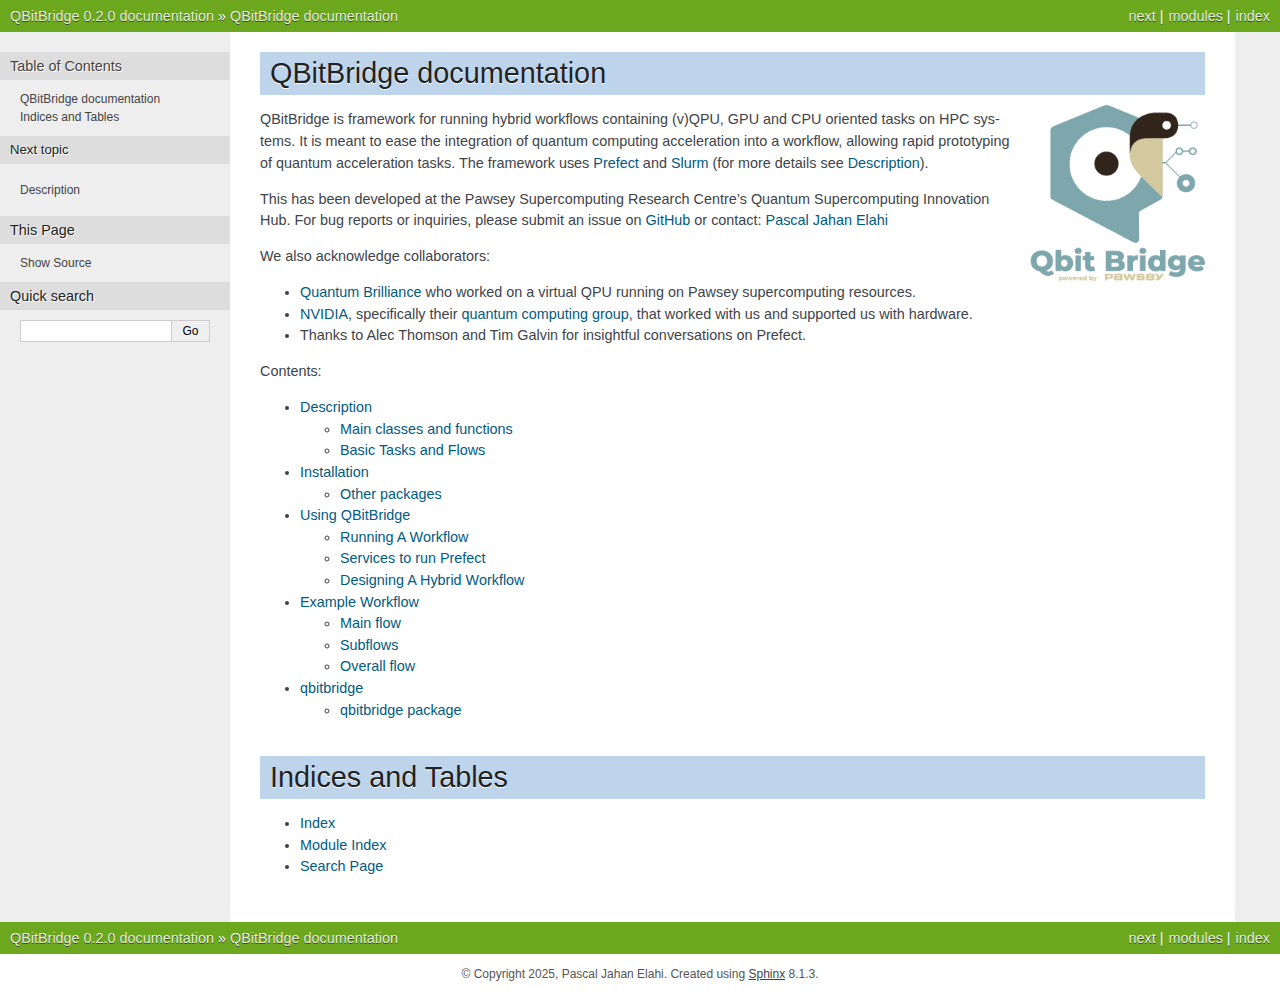
<file: index.html>
<!DOCTYPE html>

<html lang="en" data-content_root="./">
  <head>
    <meta charset="utf-8" />
    <meta name="viewport" content="width=device-width, initial-scale=1.0" /><meta name="viewport" content="width=device-width, initial-scale=1" />

    <title>QBitBridge documentation &#8212; QBitBridge 0.2.0 documentation</title>
    <link rel="stylesheet" type="text/css" href="_static/pygments.css?v=8f2a1f02" />
    <link rel="stylesheet" type="text/css" href="_static/nature.css?v=279e0f84" />
    <link rel="stylesheet" type="text/css" href="_static/graphviz.css?v=4ae1632d" />
    <script src="_static/documentation_options.js?v=938c9ccc"></script>
    <script src="_static/doctools.js?v=9bcbadda"></script>
    <script src="_static/sphinx_highlight.js?v=dc90522c"></script>
    <link rel="index" title="Index" href="genindex.html" />
    <link rel="search" title="Search" href="search.html" />
    <link rel="next" title="Description" href="description.html" /> 
  </head><body>
    <div class="related" role="navigation" aria-label="Related">
      <h3>Navigation</h3>
      <ul>
        <li class="right" style="margin-right: 10px">
          <a href="genindex.html" title="General Index"
             accesskey="I">index</a></li>
        <li class="right" >
          <a href="py-modindex.html" title="Python Module Index"
             >modules</a> |</li>
        <li class="right" >
          <a href="description.html" title="Description"
             accesskey="N">next</a> |</li>
        <li class="nav-item nav-item-0"><a href="#">QBitBridge 0.2.0 documentation</a> &#187;</li>
        <li class="nav-item nav-item-this"><a href="">QBitBridge documentation</a></li> 
      </ul>
    </div>  

    <div class="document">
      <div class="documentwrapper">
        <div class="bodywrapper">
          <div class="body" role="main">
            
  <section id="qbitbridge-documentation">
<h1>QBitBridge documentation<a class="headerlink" href="#qbitbridge-documentation" title="Link to this heading">¶</a></h1>
<a class="reference internal image-reference" href="_images/qbitbridge_logo.png"><img alt="_images/qbitbridge_logo.png" class="align-right" src="_images/qbitbridge_logo.png" style="width: 174.75px; height: 177.0px;" />
</a>
<p>QBitBridge is framework for running hybrid workflows containing (v)QPU, GPU and CPU oriented tasks on HPC systems.
It is meant to ease the integration of quantum computing acceleration into a workflow, allowing rapid prototyping
of quantum acceleration tasks. The framework uses <a class="reference external" href="https://www.prefect.io">Prefect</a> and
<a class="reference external" href="https://slurm.schedmd.com/documentation.html">Slurm</a> (for more details see <a class="reference internal" href="description.html#description"><span class="std std-ref">Description</span></a>).</p>
<p>This has been developed at the Pawsey Supercomputing Research Centre’s Quantum Supercomputing Innovation Hub.
For bug reports or inquiries, please submit an issue on <a class="reference external" href="https://github.com/PawseySC/vqpu-hybrid-workflow">GitHub</a>
or contact: <a class="reference external" href="mailto:pascal&#46;elahi&#37;&#52;&#48;pawsey&#46;org&#46;au?subject=QbitBridgeFeedback">Pascal Jahan Elahi</a></p>
<p>We also acknowledge collaborators:</p>
<ul class="simple">
<li><p><a class="reference external" href="https://quantumbrilliance.com/">Quantum Brilliance</a> who worked on a virtual QPU running on Pawsey supercomputing resources.</p></li>
<li><p><a class="reference external" href="https://nvidia.com">NVIDIA</a>, specifically their <a class="reference external" href="https://nvidia.com/en-au/solutions/quantum-computing/">quantum computing group</a>,
that worked with us and supported us with hardware.</p></li>
<li><p>Thanks to Alec Thomson and Tim Galvin for insightful conversations on Prefect.</p></li>
</ul>
<div class="toctree-wrapper compound">
<p class="caption" role="heading"><span class="caption-text">Contents:</span></p>
<ul>
<li class="toctree-l1"><a class="reference internal" href="description.html">Description</a><ul>
<li class="toctree-l2"><a class="reference internal" href="description.html#main-classes-and-functions">Main classes and functions</a></li>
<li class="toctree-l2"><a class="reference internal" href="description.html#basic-tasks-and-flows">Basic Tasks and Flows</a></li>
</ul>
</li>
<li class="toctree-l1"><a class="reference internal" href="installation.html">Installation</a><ul>
<li class="toctree-l2"><a class="reference internal" href="installation.html#other-packages">Other packages</a></li>
</ul>
</li>
<li class="toctree-l1"><a class="reference internal" href="usage.html">Using QBitBridge</a><ul>
<li class="toctree-l2"><a class="reference internal" href="usage.html#running-a-workflow">Running A Workflow</a></li>
<li class="toctree-l2"><a class="reference internal" href="usage.html#services-to-run-prefect">Services to run Prefect</a></li>
<li class="toctree-l2"><a class="reference internal" href="usage.html#designing-a-hybrid-workflow">Designing A Hybrid Workflow</a></li>
</ul>
</li>
<li class="toctree-l1"><a class="reference internal" href="examples.html">Example Workflow</a><ul>
<li class="toctree-l2"><a class="reference internal" href="examples.html#main-flow">Main flow</a></li>
<li class="toctree-l2"><a class="reference internal" href="examples.html#subflows">Subflows</a></li>
<li class="toctree-l2"><a class="reference internal" href="examples.html#overall-flow">Overall flow</a></li>
</ul>
</li>
<li class="toctree-l1"><a class="reference internal" href="modules.html">qbitbridge</a><ul>
<li class="toctree-l2"><a class="reference internal" href="qbitbridge.html">qbitbridge package</a></li>
</ul>
</li>
</ul>
</div>
</section>
<section id="indices-and-tables">
<h1>Indices and Tables<a class="headerlink" href="#indices-and-tables" title="Link to this heading">¶</a></h1>
<ul class="simple">
<li><p><a class="reference internal" href="genindex.html"><span class="std std-ref">Index</span></a></p></li>
<li><p><a class="reference internal" href="py-modindex.html"><span class="std std-ref">Module Index</span></a></p></li>
<li><p><a class="reference internal" href="search.html"><span class="std std-ref">Search Page</span></a></p></li>
</ul>
</section>


            <div class="clearer"></div>
          </div>
        </div>
      </div>
      <div class="sphinxsidebar" role="navigation" aria-label="Main">
        <div class="sphinxsidebarwrapper">
  <div>
    <h3><a href="#">Table of Contents</a></h3>
    <ul>
<li><a class="reference internal" href="#">QBitBridge documentation</a></li>
<li><a class="reference internal" href="#indices-and-tables">Indices and Tables</a></li>
</ul>

  </div>
  <div>
    <h4>Next topic</h4>
    <p class="topless"><a href="description.html"
                          title="next chapter">Description</a></p>
  </div>
  <div role="note" aria-label="source link">
    <h3>This Page</h3>
    <ul class="this-page-menu">
      <li><a href="_sources/index.rst.txt"
            rel="nofollow">Show Source</a></li>
    </ul>
   </div>
<search id="searchbox" style="display: none" role="search">
  <h3 id="searchlabel">Quick search</h3>
    <div class="searchformwrapper">
    <form class="search" action="search.html" method="get">
      <input type="text" name="q" aria-labelledby="searchlabel" autocomplete="off" autocorrect="off" autocapitalize="off" spellcheck="false"/>
      <input type="submit" value="Go" />
    </form>
    </div>
</search>
<script>document.getElementById('searchbox').style.display = "block"</script>
        </div>
      </div>
      <div class="clearer"></div>
    </div>
    <div class="related" role="navigation" aria-label="Related">
      <h3>Navigation</h3>
      <ul>
        <li class="right" style="margin-right: 10px">
          <a href="genindex.html" title="General Index"
             >index</a></li>
        <li class="right" >
          <a href="py-modindex.html" title="Python Module Index"
             >modules</a> |</li>
        <li class="right" >
          <a href="description.html" title="Description"
             >next</a> |</li>
        <li class="nav-item nav-item-0"><a href="#">QBitBridge 0.2.0 documentation</a> &#187;</li>
        <li class="nav-item nav-item-this"><a href="">QBitBridge documentation</a></li> 
      </ul>
    </div>
    <div class="footer" role="contentinfo">
    &#169; Copyright 2025, Pascal Jahan Elahi.
      Created using <a href="https://www.sphinx-doc.org/">Sphinx</a> 8.1.3.
    </div>
  </body>
</html>
</file>
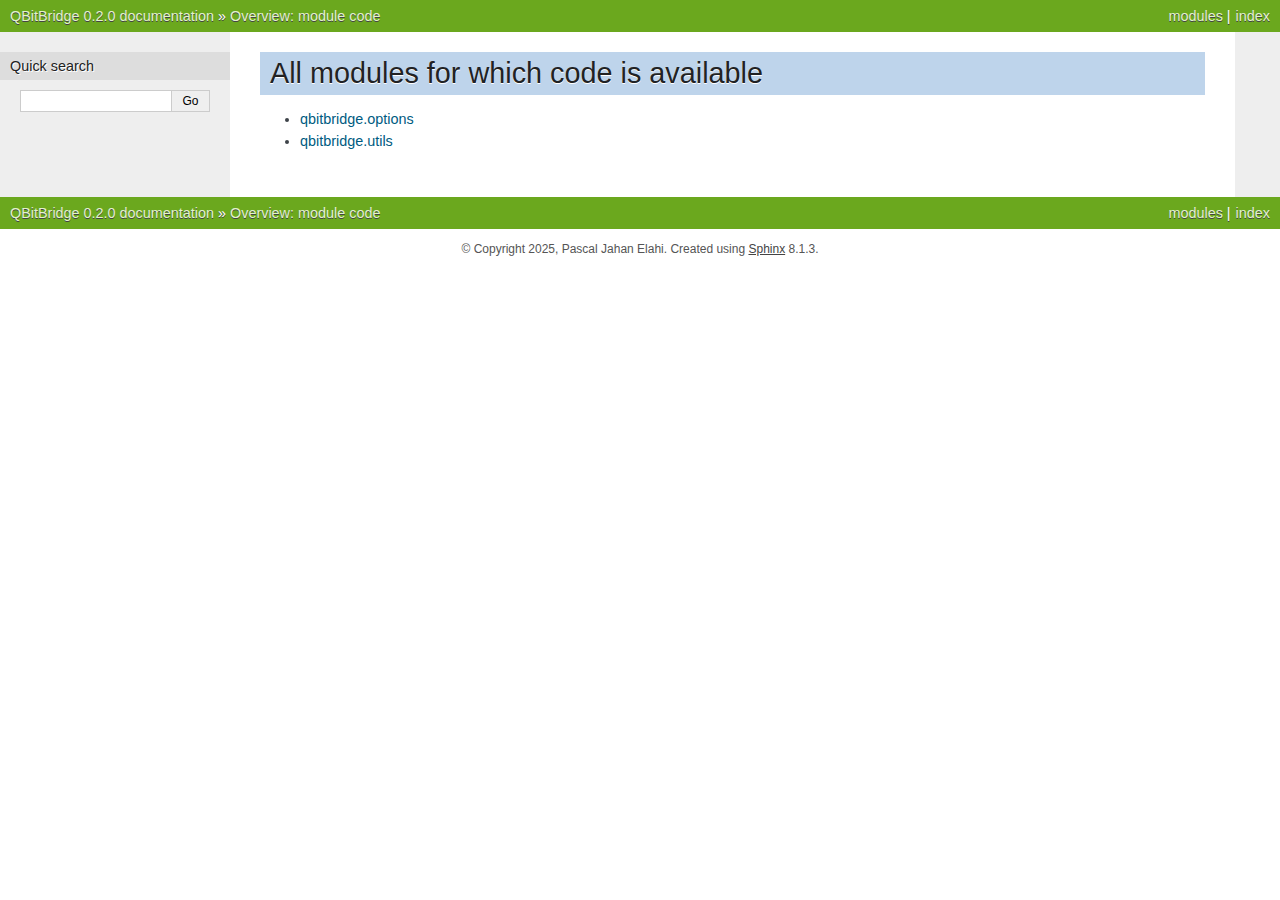
<file: _modules/index.html>
<!DOCTYPE html>

<html lang="en" data-content_root="../">
  <head>
    <meta charset="utf-8" />
    <meta name="viewport" content="width=device-width, initial-scale=1.0" />
    <title>Overview: module code &#8212; QBitBridge 0.2.0 documentation</title>
    <link rel="stylesheet" type="text/css" href="../_static/pygments.css?v=8f2a1f02" />
    <link rel="stylesheet" type="text/css" href="../_static/nature.css?v=279e0f84" />
    <link rel="stylesheet" type="text/css" href="../_static/graphviz.css?v=4ae1632d" />
    <script src="../_static/documentation_options.js?v=938c9ccc"></script>
    <script src="../_static/doctools.js?v=9bcbadda"></script>
    <script src="../_static/sphinx_highlight.js?v=dc90522c"></script>
    <link rel="index" title="Index" href="../genindex.html" />
    <link rel="search" title="Search" href="../search.html" /> 
  </head><body>
    <div class="related" role="navigation" aria-label="Related">
      <h3>Navigation</h3>
      <ul>
        <li class="right" style="margin-right: 10px">
          <a href="../genindex.html" title="General Index"
             accesskey="I">index</a></li>
        <li class="right" >
          <a href="../py-modindex.html" title="Python Module Index"
             >modules</a> |</li>
        <li class="nav-item nav-item-0"><a href="../index.html">QBitBridge 0.2.0 documentation</a> &#187;</li>
        <li class="nav-item nav-item-this"><a href="">Overview: module code</a></li> 
      </ul>
    </div>  

    <div class="document">
      <div class="documentwrapper">
        <div class="bodywrapper">
          <div class="body" role="main">
            
  <h1>All modules for which code is available</h1>
<ul><li><a href="qbitbridge/options.html">qbitbridge.options</a></li>
<li><a href="qbitbridge/utils.html">qbitbridge.utils</a></li>
</ul>

            <div class="clearer"></div>
          </div>
        </div>
      </div>
      <div class="sphinxsidebar" role="navigation" aria-label="Main">
        <div class="sphinxsidebarwrapper">
<search id="searchbox" style="display: none" role="search">
  <h3 id="searchlabel">Quick search</h3>
    <div class="searchformwrapper">
    <form class="search" action="../search.html" method="get">
      <input type="text" name="q" aria-labelledby="searchlabel" autocomplete="off" autocorrect="off" autocapitalize="off" spellcheck="false"/>
      <input type="submit" value="Go" />
    </form>
    </div>
</search>
<script>document.getElementById('searchbox').style.display = "block"</script>
        </div>
      </div>
      <div class="clearer"></div>
    </div>
    <div class="related" role="navigation" aria-label="Related">
      <h3>Navigation</h3>
      <ul>
        <li class="right" style="margin-right: 10px">
          <a href="../genindex.html" title="General Index"
             >index</a></li>
        <li class="right" >
          <a href="../py-modindex.html" title="Python Module Index"
             >modules</a> |</li>
        <li class="nav-item nav-item-0"><a href="../index.html">QBitBridge 0.2.0 documentation</a> &#187;</li>
        <li class="nav-item nav-item-this"><a href="">Overview: module code</a></li> 
      </ul>
    </div>
    <div class="footer" role="contentinfo">
    &#169; Copyright 2025, Pascal Jahan Elahi.
      Created using <a href="https://www.sphinx-doc.org/">Sphinx</a> 8.1.3.
    </div>
  </body>
</html>
</file>
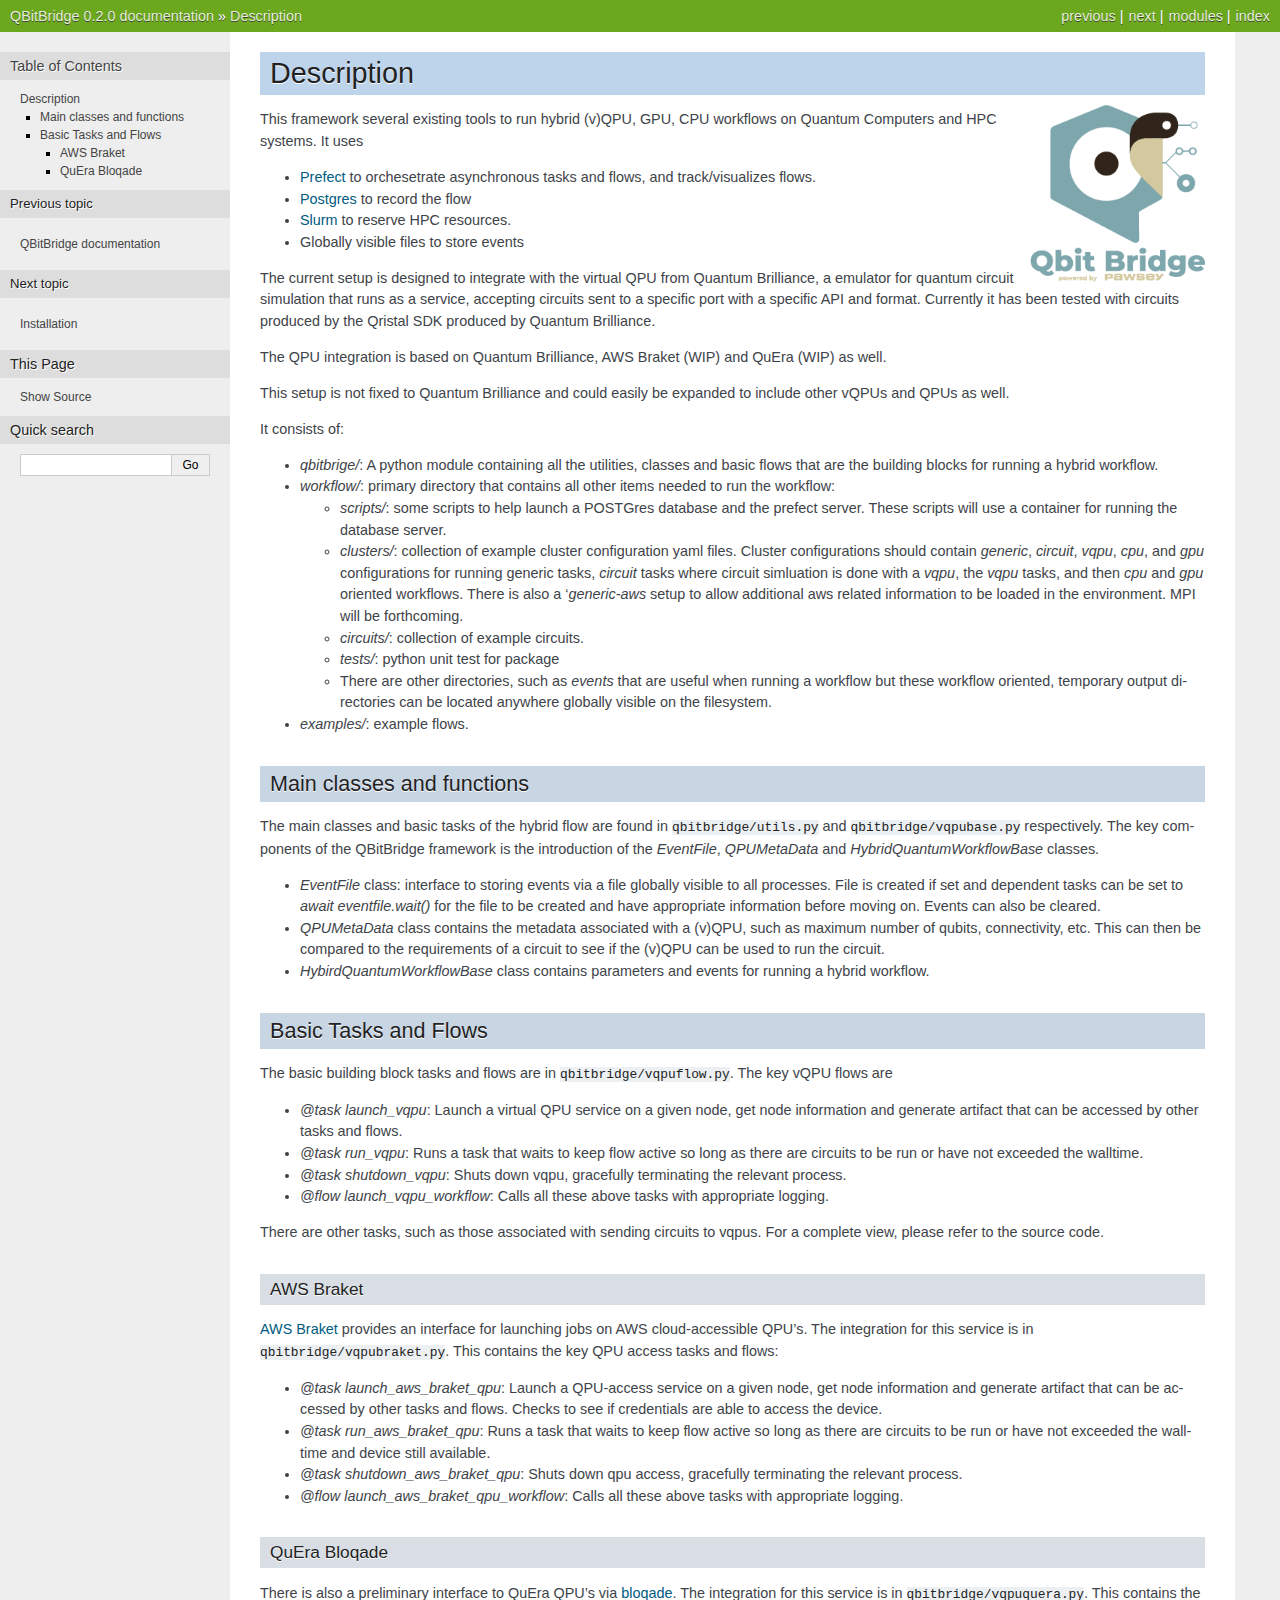
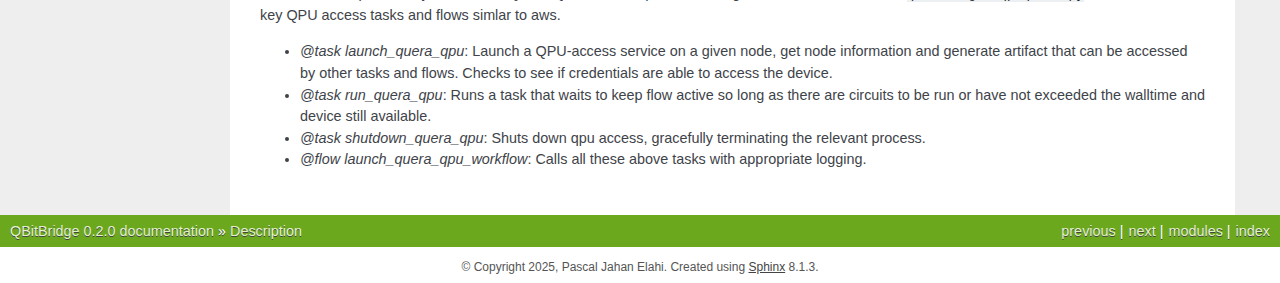
<file: description.html>
<!DOCTYPE html>

<html lang="en" data-content_root="./">
  <head>
    <meta charset="utf-8" />
    <meta name="viewport" content="width=device-width, initial-scale=1.0" /><meta name="viewport" content="width=device-width, initial-scale=1" />

    <title>Description &#8212; QBitBridge 0.2.0 documentation</title>
    <link rel="stylesheet" type="text/css" href="_static/pygments.css?v=8f2a1f02" />
    <link rel="stylesheet" type="text/css" href="_static/nature.css?v=279e0f84" />
    <link rel="stylesheet" type="text/css" href="_static/graphviz.css?v=4ae1632d" />
    <script src="_static/documentation_options.js?v=938c9ccc"></script>
    <script src="_static/doctools.js?v=9bcbadda"></script>
    <script src="_static/sphinx_highlight.js?v=dc90522c"></script>
    <link rel="index" title="Index" href="genindex.html" />
    <link rel="search" title="Search" href="search.html" />
    <link rel="next" title="Installation" href="installation.html" />
    <link rel="prev" title="QBitBridge documentation" href="index.html" /> 
  </head><body>
    <div class="related" role="navigation" aria-label="Related">
      <h3>Navigation</h3>
      <ul>
        <li class="right" style="margin-right: 10px">
          <a href="genindex.html" title="General Index"
             accesskey="I">index</a></li>
        <li class="right" >
          <a href="py-modindex.html" title="Python Module Index"
             >modules</a> |</li>
        <li class="right" >
          <a href="installation.html" title="Installation"
             accesskey="N">next</a> |</li>
        <li class="right" >
          <a href="index.html" title="QBitBridge documentation"
             accesskey="P">previous</a> |</li>
        <li class="nav-item nav-item-0"><a href="index.html">QBitBridge 0.2.0 documentation</a> &#187;</li>
        <li class="nav-item nav-item-this"><a href="">Description</a></li> 
      </ul>
    </div>  

    <div class="document">
      <div class="documentwrapper">
        <div class="bodywrapper">
          <div class="body" role="main">
            
  <section id="description">
<span id="id1"></span><h1>Description<a class="headerlink" href="#description" title="Link to this heading">¶</a></h1>
<a class="reference internal image-reference" href="_images/qbitbridge_logo.png"><img alt="_images/qbitbridge_logo.png" class="align-right" src="_images/qbitbridge_logo.png" style="width: 174.75px; height: 177.0px;" />
</a>
<p>This framework several existing tools to run hybrid (v)QPU, GPU, CPU workflows on Quantum Computers and HPC systems. It uses</p>
<ul class="simple">
<li><p><a class="reference external" href="https://www.prefect.io">Prefect</a> to orchesetrate asynchronous tasks and flows, and track/visualizes flows.</p></li>
<li><p><a class="reference external" href="https://www.postgresql.org/">Postgres</a> to record the flow</p></li>
<li><p><a class="reference external" href="https://slurm.schedmd.com/documentation.html">Slurm</a> to reserve HPC resources.</p></li>
<li><p>Globally visible files to store events</p></li>
</ul>
<p>The current setup is designed to integrate with the virtual QPU from Quantum Brilliance,
a emulator for quantum circuit simulation that runs as a service, accepting circuits sent to a specific port with a
specific API and format. Currently it has been tested with circuits produced by the Qristal SDK produced by Quantum Brilliance.</p>
<p>The QPU integration is based on Quantum Brilliance, AWS Braket (WIP) and QuEra (WIP) as well.</p>
<p>This setup is not fixed to Quantum Brilliance and could easily be expanded to include other vQPUs and QPUs as well.</p>
<p>It consists of:</p>
<ul class="simple">
<li><p><cite>qbitbrige/</cite>: A python module containing all the utilities, classes and basic flows that are the building blocks for running a hybrid workflow.</p></li>
<li><p><cite>workflow/</cite>: primary directory that contains all other items needed to run the workflow:</p>
<ul>
<li><p><cite>scripts/</cite>: some scripts to help launch a POSTGres database and the prefect server. These scripts will use a container for running the database server.</p></li>
<li><p><cite>clusters/</cite>: collection of example cluster configuration yaml files. Cluster configurations should contain <cite>generic</cite>, <cite>circuit</cite>, <cite>vqpu</cite>, <cite>cpu</cite>, and <cite>gpu</cite>
configurations for running generic tasks, <cite>circuit</cite> tasks where circuit simluation is done with a <cite>vqpu</cite>, the <cite>vqpu</cite> tasks, and then <cite>cpu</cite> and <cite>gpu</cite>
oriented workflows. There is also a ‘<cite>generic-aws</cite> setup to allow additional aws related information to be loaded in the environment. MPI will be forthcoming.</p></li>
<li><p><cite>circuits/</cite>: collection of example circuits.</p></li>
<li><p><cite>tests/</cite>: python unit test for package</p></li>
<li><p>There are other directories, such as <cite>events</cite> that are useful when running a workflow but these workflow oriented, temporary output directories can be located anywhere globally visible on the filesystem.</p></li>
</ul>
</li>
<li><p><cite>examples/</cite>: example flows.</p></li>
</ul>
<section id="main-classes-and-functions">
<h2>Main classes and functions<a class="headerlink" href="#main-classes-and-functions" title="Link to this heading">¶</a></h2>
<p>The main classes and basic tasks of the hybrid flow are found in <code class="file docutils literal notranslate"><span class="pre">qbitbridge/utils.py</span></code> and <code class="file docutils literal notranslate"><span class="pre">qbitbridge/vqpubase.py</span></code>
respectively. The key components of the QBitBridge framework is the introduction of the <cite>EventFile</cite>, <cite>QPUMetaData</cite> and <cite>HybridQuantumWorkflowBase</cite> classes.</p>
<ul class="simple">
<li><p><cite>EventFile</cite> class: interface to storing events via a file globally visible to all processes.
File is created if set and dependent tasks can be set to <cite>await eventfile.wait()</cite> for the file to be
created and have appropriate information before moving on. Events can also be cleared.</p></li>
<li><p><cite>QPUMetaData</cite> class contains the metadata associated with a (v)QPU, such as maximum number of qubits,
connectivity, etc. This can then be compared to the requirements of a circuit to see if the (v)QPU can be used to run the circuit.</p></li>
<li><p><cite>HybirdQuantumWorkflowBase</cite> class contains parameters and events for running a hybrid workflow.</p></li>
</ul>
</section>
<section id="basic-tasks-and-flows">
<h2>Basic Tasks and Flows<a class="headerlink" href="#basic-tasks-and-flows" title="Link to this heading">¶</a></h2>
<p>The basic building block tasks and flows are in <code class="file docutils literal notranslate"><span class="pre">qbitbridge/vqpuflow.py</span></code>. The key vQPU flows are</p>
<ul class="simple">
<li><p><cite>&#64;task launch_vqpu</cite>: Launch a virtual QPU service on a given node, get node information and generate artifact that can be accessed by other tasks and flows.</p></li>
<li><p><cite>&#64;task run_vqpu</cite>: Runs a task that waits to keep flow active so long as there are circuits to be run or have not exceeded the walltime.</p></li>
<li><p><cite>&#64;task shutdown_vqpu</cite>: Shuts down vqpu, gracefully terminating the relevant process.</p></li>
<li><p><cite>&#64;flow launch_vqpu_workflow</cite>: Calls all these above tasks with appropriate logging.</p></li>
</ul>
<p>There are other tasks, such as those associated with sending circuits to vqpus. For a complete view, please refer to the source code.</p>
<section id="aws-braket">
<h3>AWS Braket<a class="headerlink" href="#aws-braket" title="Link to this heading">¶</a></h3>
<p><a class="reference external" href="https://docs.aws.amazon.com/braket/latest/developerguide/what-is-braket.html">AWS Braket</a> provides an interface for launching jobs on AWS cloud-accessible QPU’s.
The integration for this service is in <code class="file docutils literal notranslate"><span class="pre">qbitbridge/vqpubraket.py</span></code>. This contains the key QPU access tasks and flows:</p>
<ul class="simple">
<li><p><cite>&#64;task launch_aws_braket_qpu</cite>: Launch a QPU-access service on a given node, get node information and generate artifact that
can be accessed by other tasks and flows. Checks to see if credentials are able to access the device.</p></li>
<li><p><cite>&#64;task run_aws_braket_qpu</cite>: Runs a task that waits to keep flow active so long as there are circuits to be run or
have not exceeded the walltime and device still available.</p></li>
<li><p><cite>&#64;task shutdown_aws_braket_qpu</cite>: Shuts down qpu access, gracefully terminating the relevant process.</p></li>
<li><p><cite>&#64;flow launch_aws_braket_qpu_workflow</cite>: Calls all these above tasks with appropriate logging.</p></li>
</ul>
</section>
<section id="quera-bloqade">
<h3>QuEra Bloqade<a class="headerlink" href="#quera-bloqade" title="Link to this heading">¶</a></h3>
<p>There is also a preliminary interface to QuEra QPU’s via <a class="reference external" href="https://bloqade.quera.com/latest/">bloqade</a>. The integration for this service is
in <code class="file docutils literal notranslate"><span class="pre">qbitbridge/vqpuquera.py</span></code>. This contains the key QPU access tasks and flows simlar to aws.</p>
<ul class="simple">
<li><p><cite>&#64;task launch_quera_qpu</cite>: Launch a QPU-access service on a given node, get node information and generate artifact that can be accessed
by other tasks and flows. Checks to see if credentials are able to access the device.</p></li>
<li><p><cite>&#64;task run_quera_qpu</cite>: Runs a task that waits to keep flow active so long as there are circuits to be run or have not exceeded the
walltime and device still available.</p></li>
<li><p><cite>&#64;task shutdown_quera_qpu</cite>: Shuts down qpu access, gracefully terminating the relevant process.</p></li>
<li><p><cite>&#64;flow launch_quera_qpu_workflow</cite>: Calls all these above tasks with appropriate logging.</p></li>
</ul>
</section>
</section>
</section>


            <div class="clearer"></div>
          </div>
        </div>
      </div>
      <div class="sphinxsidebar" role="navigation" aria-label="Main">
        <div class="sphinxsidebarwrapper">
  <div>
    <h3><a href="index.html">Table of Contents</a></h3>
    <ul>
<li><a class="reference internal" href="#">Description</a><ul>
<li><a class="reference internal" href="#main-classes-and-functions">Main classes and functions</a></li>
<li><a class="reference internal" href="#basic-tasks-and-flows">Basic Tasks and Flows</a><ul>
<li><a class="reference internal" href="#aws-braket">AWS Braket</a></li>
<li><a class="reference internal" href="#quera-bloqade">QuEra Bloqade</a></li>
</ul>
</li>
</ul>
</li>
</ul>

  </div>
  <div>
    <h4>Previous topic</h4>
    <p class="topless"><a href="index.html"
                          title="previous chapter">QBitBridge documentation</a></p>
  </div>
  <div>
    <h4>Next topic</h4>
    <p class="topless"><a href="installation.html"
                          title="next chapter">Installation</a></p>
  </div>
  <div role="note" aria-label="source link">
    <h3>This Page</h3>
    <ul class="this-page-menu">
      <li><a href="_sources/description.rst.txt"
            rel="nofollow">Show Source</a></li>
    </ul>
   </div>
<search id="searchbox" style="display: none" role="search">
  <h3 id="searchlabel">Quick search</h3>
    <div class="searchformwrapper">
    <form class="search" action="search.html" method="get">
      <input type="text" name="q" aria-labelledby="searchlabel" autocomplete="off" autocorrect="off" autocapitalize="off" spellcheck="false"/>
      <input type="submit" value="Go" />
    </form>
    </div>
</search>
<script>document.getElementById('searchbox').style.display = "block"</script>
        </div>
      </div>
      <div class="clearer"></div>
    </div>
    <div class="related" role="navigation" aria-label="Related">
      <h3>Navigation</h3>
      <ul>
        <li class="right" style="margin-right: 10px">
          <a href="genindex.html" title="General Index"
             >index</a></li>
        <li class="right" >
          <a href="py-modindex.html" title="Python Module Index"
             >modules</a> |</li>
        <li class="right" >
          <a href="installation.html" title="Installation"
             >next</a> |</li>
        <li class="right" >
          <a href="index.html" title="QBitBridge documentation"
             >previous</a> |</li>
        <li class="nav-item nav-item-0"><a href="index.html">QBitBridge 0.2.0 documentation</a> &#187;</li>
        <li class="nav-item nav-item-this"><a href="">Description</a></li> 
      </ul>
    </div>
    <div class="footer" role="contentinfo">
    &#169; Copyright 2025, Pascal Jahan Elahi.
      Created using <a href="https://www.sphinx-doc.org/">Sphinx</a> 8.1.3.
    </div>
  </body>
</html>
</file>
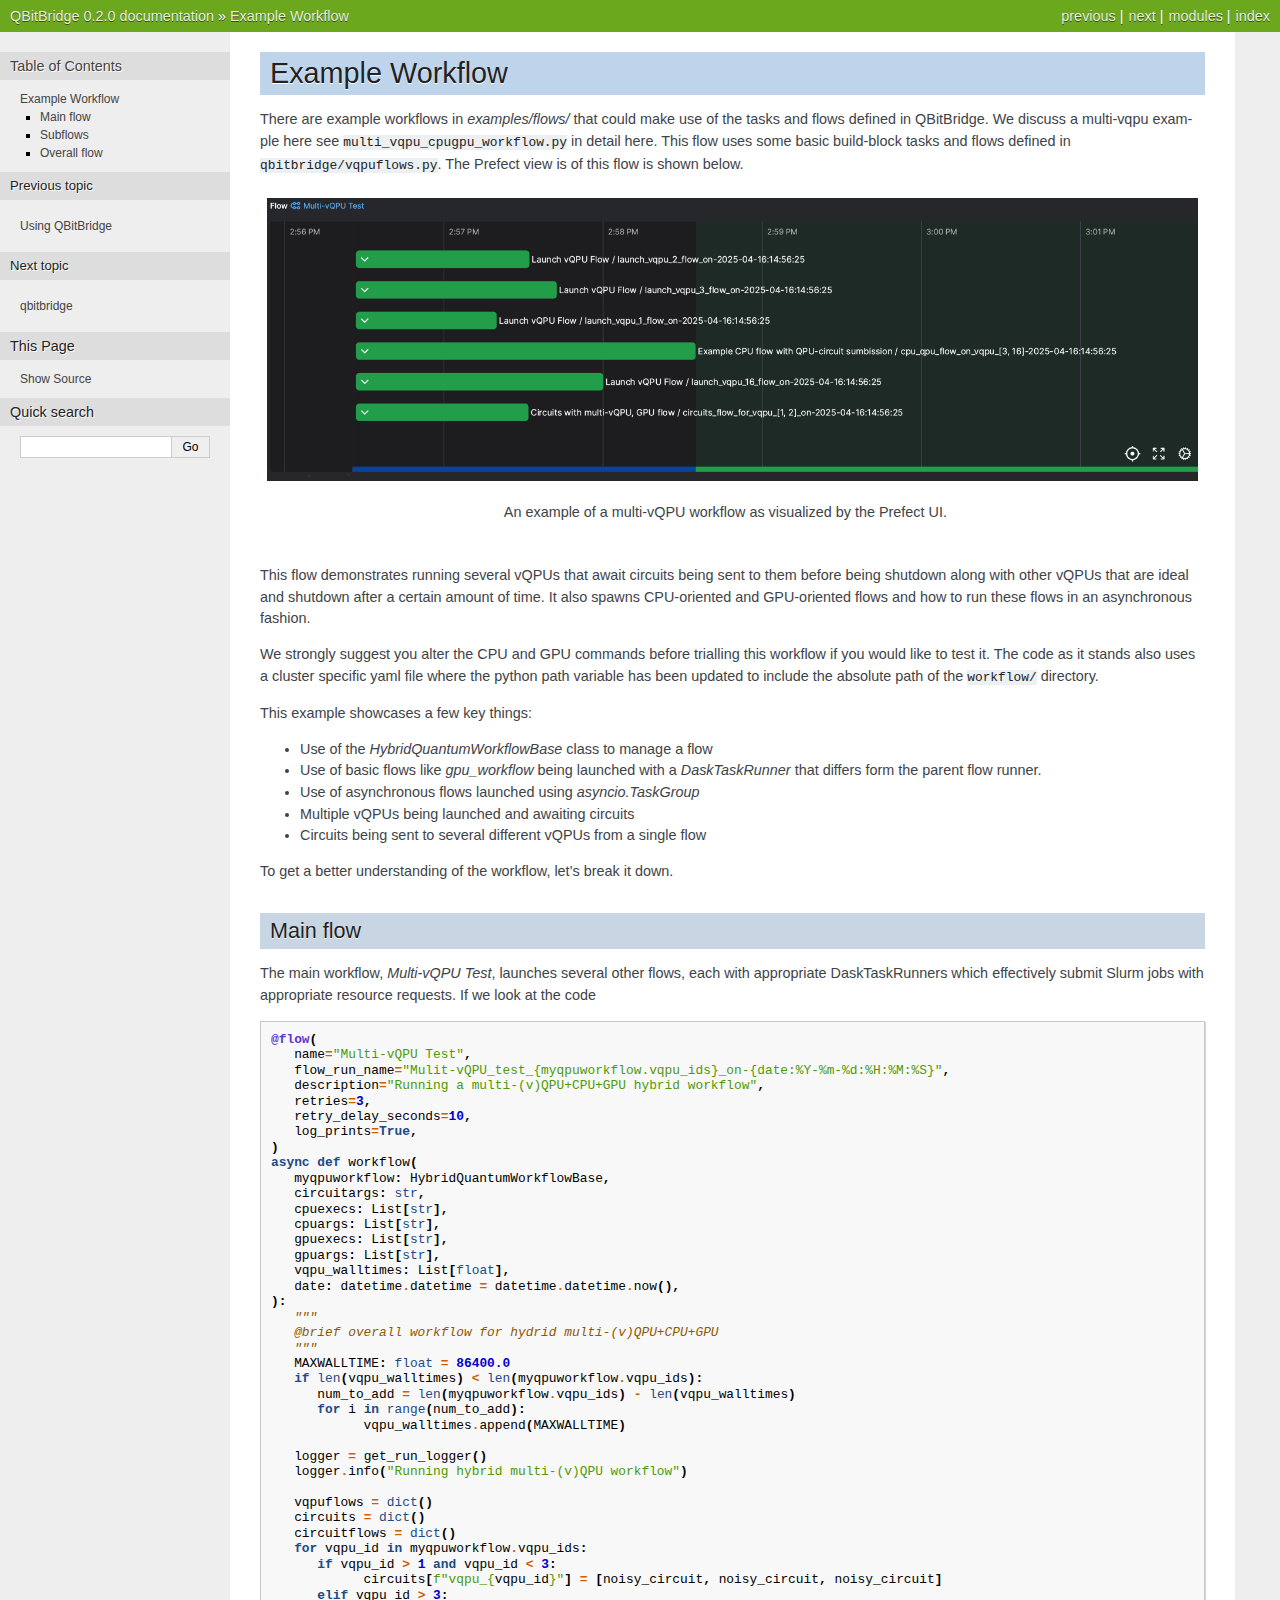
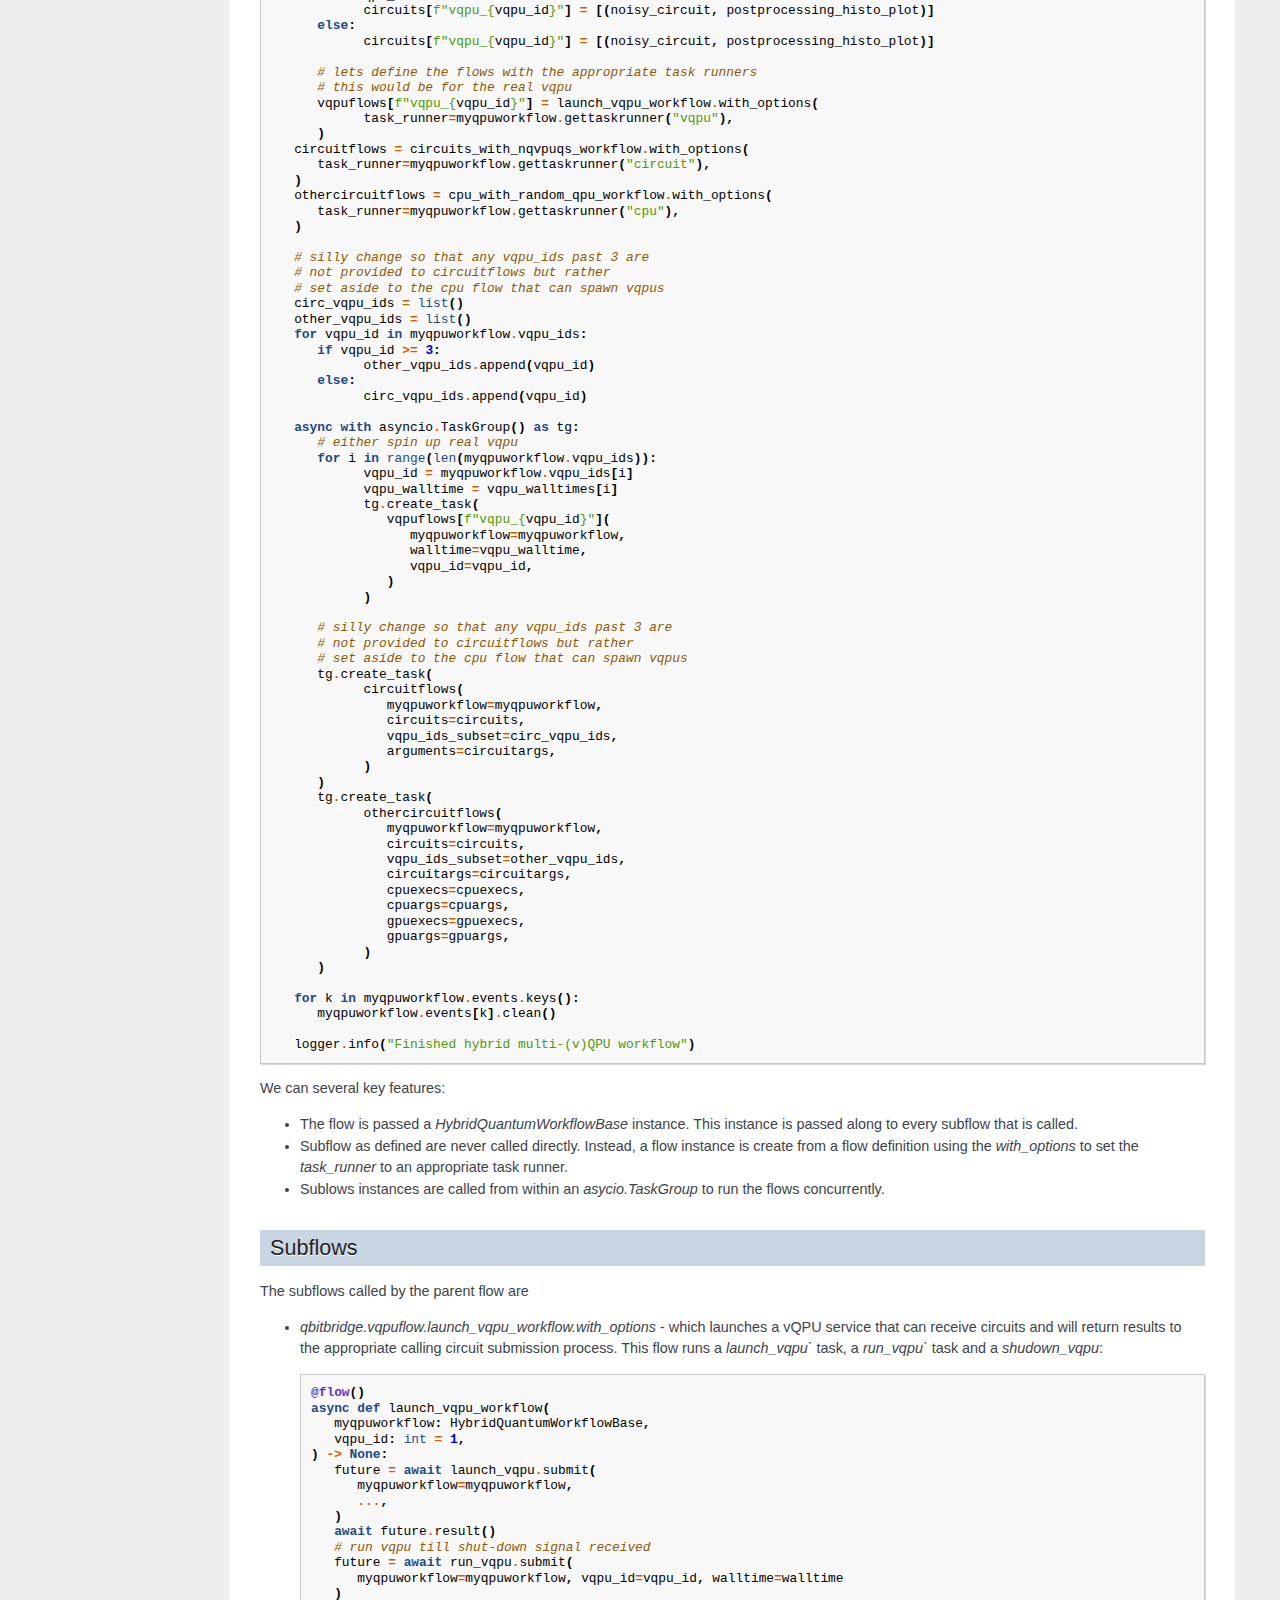
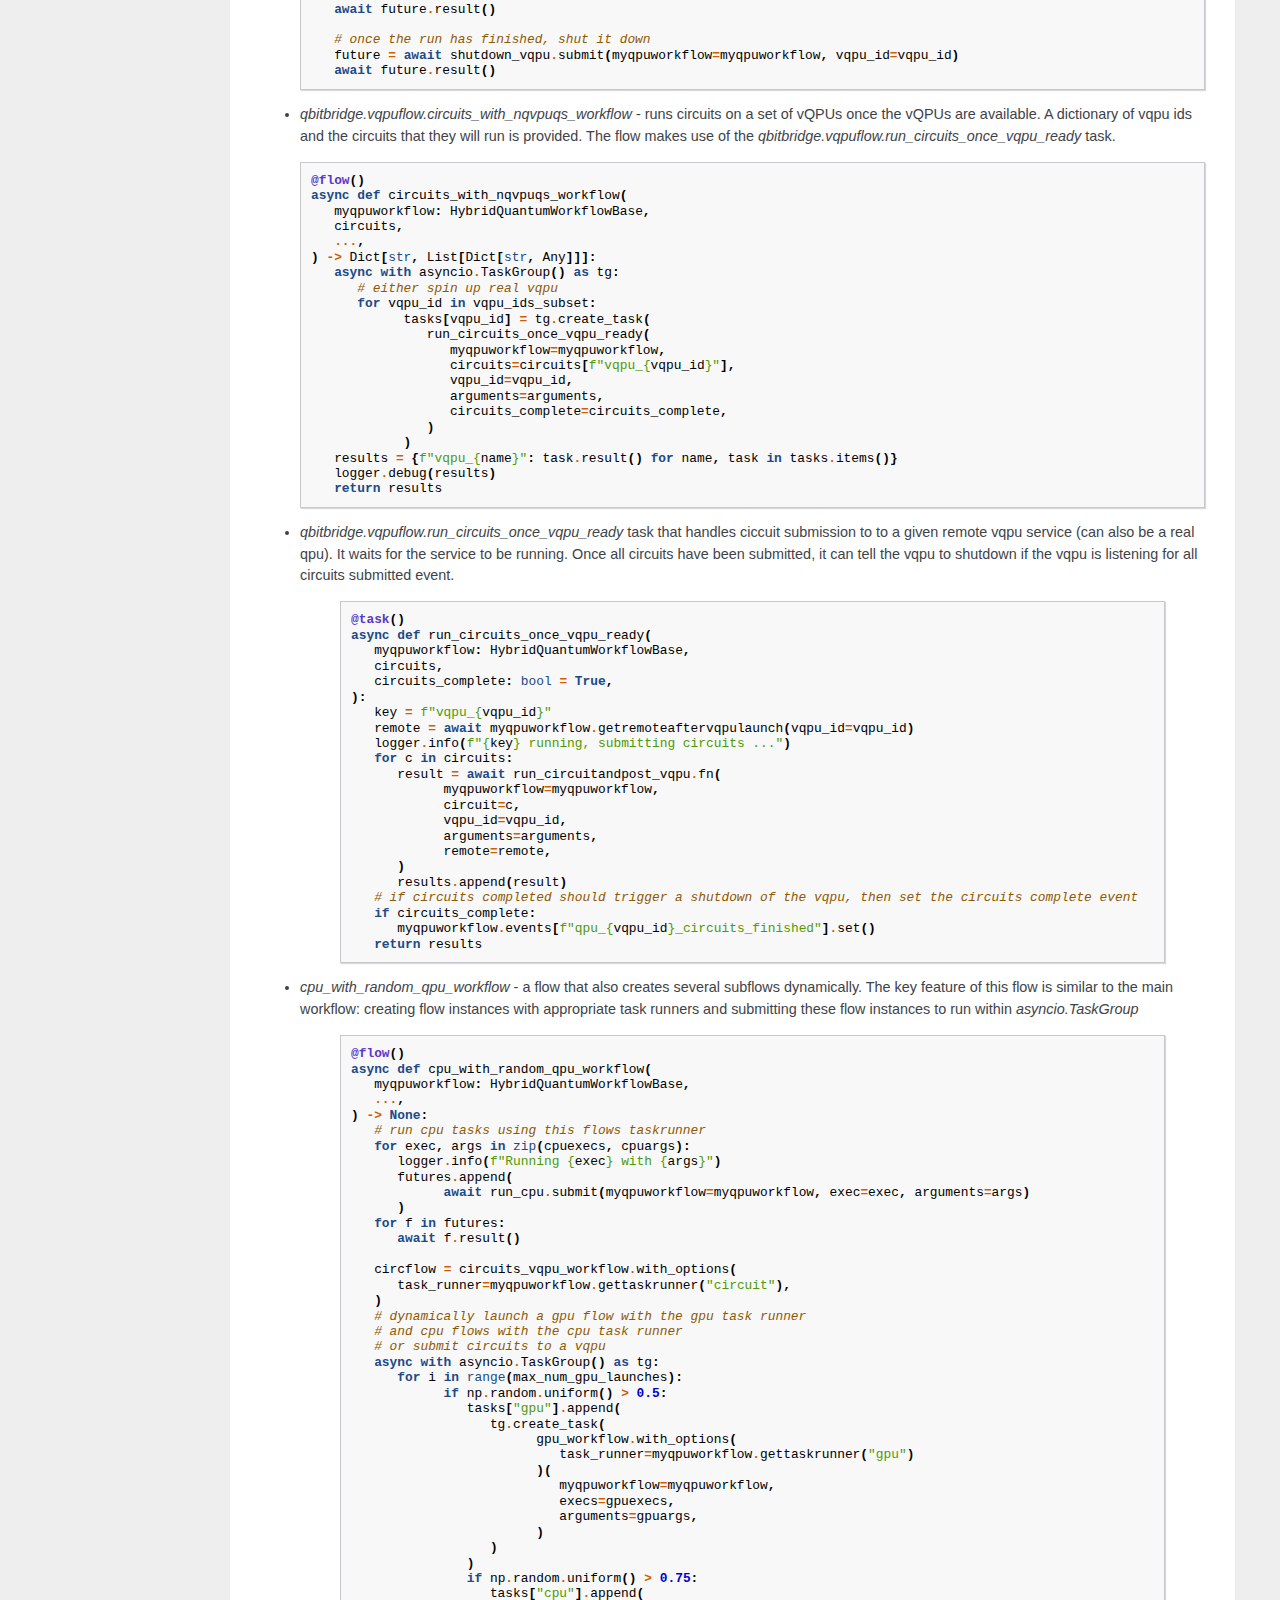
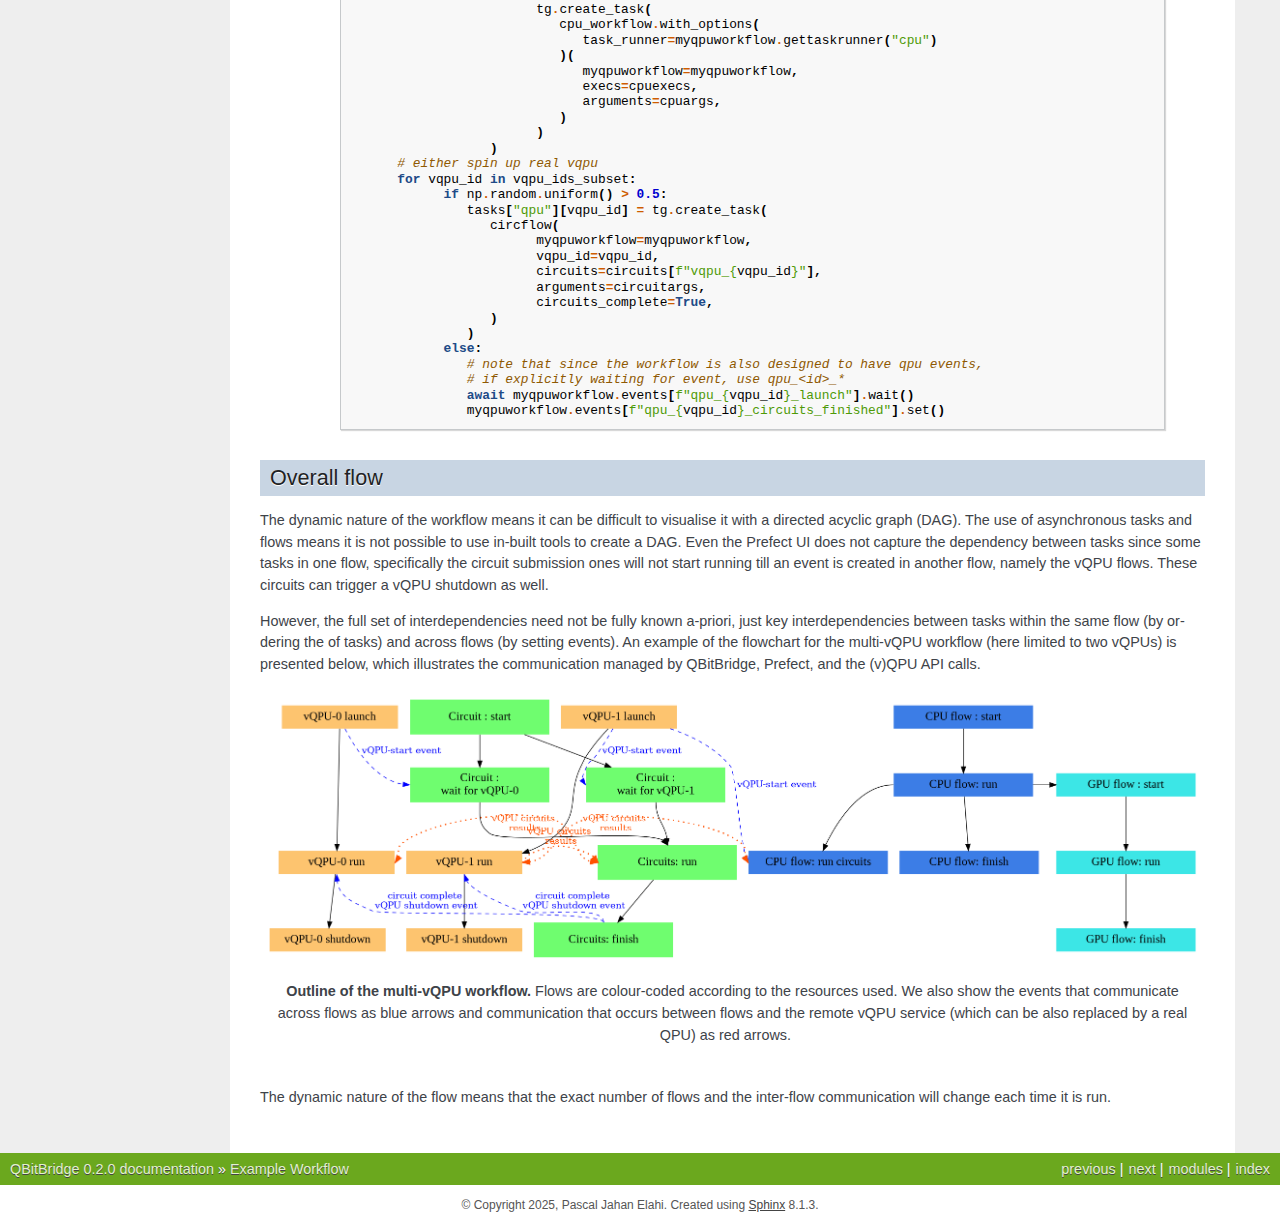
<file: examples.html>
<!DOCTYPE html>

<html lang="en" data-content_root="./">
  <head>
    <meta charset="utf-8" />
    <meta name="viewport" content="width=device-width, initial-scale=1.0" /><meta name="viewport" content="width=device-width, initial-scale=1" />

    <title>Example Workflow &#8212; QBitBridge 0.2.0 documentation</title>
    <link rel="stylesheet" type="text/css" href="_static/pygments.css?v=8f2a1f02" />
    <link rel="stylesheet" type="text/css" href="_static/nature.css?v=279e0f84" />
    <link rel="stylesheet" type="text/css" href="_static/graphviz.css?v=4ae1632d" />
    <script src="_static/documentation_options.js?v=938c9ccc"></script>
    <script src="_static/doctools.js?v=9bcbadda"></script>
    <script src="_static/sphinx_highlight.js?v=dc90522c"></script>
    <link rel="index" title="Index" href="genindex.html" />
    <link rel="search" title="Search" href="search.html" />
    <link rel="next" title="qbitbridge" href="modules.html" />
    <link rel="prev" title="Using QBitBridge" href="usage.html" /> 
  </head><body>
    <div class="related" role="navigation" aria-label="Related">
      <h3>Navigation</h3>
      <ul>
        <li class="right" style="margin-right: 10px">
          <a href="genindex.html" title="General Index"
             accesskey="I">index</a></li>
        <li class="right" >
          <a href="py-modindex.html" title="Python Module Index"
             >modules</a> |</li>
        <li class="right" >
          <a href="modules.html" title="qbitbridge"
             accesskey="N">next</a> |</li>
        <li class="right" >
          <a href="usage.html" title="Using QBitBridge"
             accesskey="P">previous</a> |</li>
        <li class="nav-item nav-item-0"><a href="index.html">QBitBridge 0.2.0 documentation</a> &#187;</li>
        <li class="nav-item nav-item-this"><a href="">Example Workflow</a></li> 
      </ul>
    </div>  

    <div class="document">
      <div class="documentwrapper">
        <div class="bodywrapper">
          <div class="body" role="main">
            
  <section id="example-workflow">
<span id="examples"></span><h1>Example Workflow<a class="headerlink" href="#example-workflow" title="Link to this heading">¶</a></h1>
<p>There are example workflows in <cite>examples/flows/</cite> that could make use of the tasks and flows
defined in QBitBridge.
We discuss a multi-vqpu example here see <code class="file docutils literal notranslate"><span class="pre">multi_vqpu_cpugpu_workflow.py</span></code> in detail here.
This flow uses some basic build-block tasks and flows defined in <code class="file docutils literal notranslate"><span class="pre">qbitbridge/vqpuflows.py</span></code>.
The Prefect view is of this flow is shown below.</p>
<figure class="align-center" id="id1">
<a class="reference internal image-reference" href="_images/example_multivqpuflow.png"><img alt="Workflow example" src="_images/example_multivqpuflow.png" style="width: 100%;" />
</a>
<figcaption>
<p><span class="caption-text">An example of a multi-vQPU workflow as visualized by the Prefect UI.</span><a class="headerlink" href="#id1" title="Link to this image">¶</a></p>
</figcaption>
</figure>
<p>This flow demonstrates running several vQPUs that await circuits being sent to them before being shutdown along with other
vQPUs that are ideal and shutdown after a certain amount of time. It also spawns CPU-oriented and GPU-oriented flows and
how to run these flows in an asynchronous fashion.</p>
<p>We strongly suggest you alter the CPU and GPU commands before trialling this workflow if you would like to test it. The
code as it stands also uses a cluster specific yaml file where the python path variable has been updated to include the
absolute path of the <code class="file docutils literal notranslate"><span class="pre">workflow/</span></code> directory.</p>
<p>This example showcases a few key things:</p>
<ul class="simple">
<li><p>Use of the <cite>HybridQuantumWorkflowBase</cite> class to manage a flow</p></li>
<li><p>Use of basic flows like <cite>gpu_workflow</cite> being launched with a <cite>DaskTaskRunner</cite> that differs form the parent flow runner.</p></li>
<li><p>Use of asynchronous flows launched using <cite>asyncio.TaskGroup</cite></p></li>
<li><p>Multiple vQPUs being launched and awaiting circuits</p></li>
<li><p>Circuits being sent to several different vQPUs from a single flow</p></li>
</ul>
<p>To get a better understanding of the workflow, let’s break it down.</p>
<section id="main-flow">
<h2>Main flow<a class="headerlink" href="#main-flow" title="Link to this heading">¶</a></h2>
<p>The main workflow, <cite>Multi-vQPU Test</cite>, launches several other flows, each with appropriate DaskTaskRunners
which effectively submit Slurm jobs with appropriate resource requests. If we look at the code</p>
<div class="highlight-python notranslate"><div class="highlight"><pre><span></span><span class="nd">@flow</span><span class="p">(</span>
   <span class="n">name</span><span class="o">=</span><span class="s2">&quot;Multi-vQPU Test&quot;</span><span class="p">,</span>
   <span class="n">flow_run_name</span><span class="o">=</span><span class="s2">&quot;Mulit-vQPU_test_</span><span class="si">{myqpuworkflow.vqpu_ids}</span><span class="s2">_on-{date:%Y-%m-</span><span class="si">%d</span><span class="s2">:%H:%M:%S}&quot;</span><span class="p">,</span>
   <span class="n">description</span><span class="o">=</span><span class="s2">&quot;Running a multi-(v)QPU+CPU+GPU hybrid workflow&quot;</span><span class="p">,</span>
   <span class="n">retries</span><span class="o">=</span><span class="mi">3</span><span class="p">,</span>
   <span class="n">retry_delay_seconds</span><span class="o">=</span><span class="mi">10</span><span class="p">,</span>
   <span class="n">log_prints</span><span class="o">=</span><span class="kc">True</span><span class="p">,</span>
<span class="p">)</span>
<span class="k">async</span> <span class="k">def</span><span class="w"> </span><span class="nf">workflow</span><span class="p">(</span>
   <span class="n">myqpuworkflow</span><span class="p">:</span> <span class="n">HybridQuantumWorkflowBase</span><span class="p">,</span>
   <span class="n">circuitargs</span><span class="p">:</span> <span class="nb">str</span><span class="p">,</span>
   <span class="n">cpuexecs</span><span class="p">:</span> <span class="n">List</span><span class="p">[</span><span class="nb">str</span><span class="p">],</span>
   <span class="n">cpuargs</span><span class="p">:</span> <span class="n">List</span><span class="p">[</span><span class="nb">str</span><span class="p">],</span>
   <span class="n">gpuexecs</span><span class="p">:</span> <span class="n">List</span><span class="p">[</span><span class="nb">str</span><span class="p">],</span>
   <span class="n">gpuargs</span><span class="p">:</span> <span class="n">List</span><span class="p">[</span><span class="nb">str</span><span class="p">],</span>
   <span class="n">vqpu_walltimes</span><span class="p">:</span> <span class="n">List</span><span class="p">[</span><span class="nb">float</span><span class="p">],</span>
   <span class="n">date</span><span class="p">:</span> <span class="n">datetime</span><span class="o">.</span><span class="n">datetime</span> <span class="o">=</span> <span class="n">datetime</span><span class="o">.</span><span class="n">datetime</span><span class="o">.</span><span class="n">now</span><span class="p">(),</span>
<span class="p">):</span>
<span class="w">   </span><span class="sd">&quot;&quot;&quot;</span>
<span class="sd">   @brief overall workflow for hydrid multi-(v)QPU+CPU+GPU</span>
<span class="sd">   &quot;&quot;&quot;</span>
   <span class="n">MAXWALLTIME</span><span class="p">:</span> <span class="nb">float</span> <span class="o">=</span> <span class="mf">86400.0</span>
   <span class="k">if</span> <span class="nb">len</span><span class="p">(</span><span class="n">vqpu_walltimes</span><span class="p">)</span> <span class="o">&lt;</span> <span class="nb">len</span><span class="p">(</span><span class="n">myqpuworkflow</span><span class="o">.</span><span class="n">vqpu_ids</span><span class="p">):</span>
      <span class="n">num_to_add</span> <span class="o">=</span> <span class="nb">len</span><span class="p">(</span><span class="n">myqpuworkflow</span><span class="o">.</span><span class="n">vqpu_ids</span><span class="p">)</span> <span class="o">-</span> <span class="nb">len</span><span class="p">(</span><span class="n">vqpu_walltimes</span><span class="p">)</span>
      <span class="k">for</span> <span class="n">i</span> <span class="ow">in</span> <span class="nb">range</span><span class="p">(</span><span class="n">num_to_add</span><span class="p">):</span>
            <span class="n">vqpu_walltimes</span><span class="o">.</span><span class="n">append</span><span class="p">(</span><span class="n">MAXWALLTIME</span><span class="p">)</span>

   <span class="n">logger</span> <span class="o">=</span> <span class="n">get_run_logger</span><span class="p">()</span>
   <span class="n">logger</span><span class="o">.</span><span class="n">info</span><span class="p">(</span><span class="s2">&quot;Running hybrid multi-(v)QPU workflow&quot;</span><span class="p">)</span>

   <span class="n">vqpuflows</span> <span class="o">=</span> <span class="nb">dict</span><span class="p">()</span>
   <span class="n">circuits</span> <span class="o">=</span> <span class="nb">dict</span><span class="p">()</span>
   <span class="n">circuitflows</span> <span class="o">=</span> <span class="nb">dict</span><span class="p">()</span>
   <span class="k">for</span> <span class="n">vqpu_id</span> <span class="ow">in</span> <span class="n">myqpuworkflow</span><span class="o">.</span><span class="n">vqpu_ids</span><span class="p">:</span>
      <span class="k">if</span> <span class="n">vqpu_id</span> <span class="o">&gt;</span> <span class="mi">1</span> <span class="ow">and</span> <span class="n">vqpu_id</span> <span class="o">&lt;</span> <span class="mi">3</span><span class="p">:</span>
            <span class="n">circuits</span><span class="p">[</span><span class="sa">f</span><span class="s2">&quot;vqpu_</span><span class="si">{</span><span class="n">vqpu_id</span><span class="si">}</span><span class="s2">&quot;</span><span class="p">]</span> <span class="o">=</span> <span class="p">[</span><span class="n">noisy_circuit</span><span class="p">,</span> <span class="n">noisy_circuit</span><span class="p">,</span> <span class="n">noisy_circuit</span><span class="p">]</span>
      <span class="k">elif</span> <span class="n">vqpu_id</span> <span class="o">&gt;</span> <span class="mi">3</span><span class="p">:</span>
            <span class="n">circuits</span><span class="p">[</span><span class="sa">f</span><span class="s2">&quot;vqpu_</span><span class="si">{</span><span class="n">vqpu_id</span><span class="si">}</span><span class="s2">&quot;</span><span class="p">]</span> <span class="o">=</span> <span class="p">[(</span><span class="n">noisy_circuit</span><span class="p">,</span> <span class="n">postprocessing_histo_plot</span><span class="p">)]</span>
      <span class="k">else</span><span class="p">:</span>
            <span class="n">circuits</span><span class="p">[</span><span class="sa">f</span><span class="s2">&quot;vqpu_</span><span class="si">{</span><span class="n">vqpu_id</span><span class="si">}</span><span class="s2">&quot;</span><span class="p">]</span> <span class="o">=</span> <span class="p">[(</span><span class="n">noisy_circuit</span><span class="p">,</span> <span class="n">postprocessing_histo_plot</span><span class="p">)]</span>

      <span class="c1"># lets define the flows with the appropriate task runners</span>
      <span class="c1"># this would be for the real vqpu</span>
      <span class="n">vqpuflows</span><span class="p">[</span><span class="sa">f</span><span class="s2">&quot;vqpu_</span><span class="si">{</span><span class="n">vqpu_id</span><span class="si">}</span><span class="s2">&quot;</span><span class="p">]</span> <span class="o">=</span> <span class="n">launch_vqpu_workflow</span><span class="o">.</span><span class="n">with_options</span><span class="p">(</span>
            <span class="n">task_runner</span><span class="o">=</span><span class="n">myqpuworkflow</span><span class="o">.</span><span class="n">gettaskrunner</span><span class="p">(</span><span class="s2">&quot;vqpu&quot;</span><span class="p">),</span>
      <span class="p">)</span>
   <span class="n">circuitflows</span> <span class="o">=</span> <span class="n">circuits_with_nqvpuqs_workflow</span><span class="o">.</span><span class="n">with_options</span><span class="p">(</span>
      <span class="n">task_runner</span><span class="o">=</span><span class="n">myqpuworkflow</span><span class="o">.</span><span class="n">gettaskrunner</span><span class="p">(</span><span class="s2">&quot;circuit&quot;</span><span class="p">),</span>
   <span class="p">)</span>
   <span class="n">othercircuitflows</span> <span class="o">=</span> <span class="n">cpu_with_random_qpu_workflow</span><span class="o">.</span><span class="n">with_options</span><span class="p">(</span>
      <span class="n">task_runner</span><span class="o">=</span><span class="n">myqpuworkflow</span><span class="o">.</span><span class="n">gettaskrunner</span><span class="p">(</span><span class="s2">&quot;cpu&quot;</span><span class="p">),</span>
   <span class="p">)</span>

   <span class="c1"># silly change so that any vqpu_ids past 3 are</span>
   <span class="c1"># not provided to circuitflows but rather</span>
   <span class="c1"># set aside to the cpu flow that can spawn vqpus</span>
   <span class="n">circ_vqpu_ids</span> <span class="o">=</span> <span class="nb">list</span><span class="p">()</span>
   <span class="n">other_vqpu_ids</span> <span class="o">=</span> <span class="nb">list</span><span class="p">()</span>
   <span class="k">for</span> <span class="n">vqpu_id</span> <span class="ow">in</span> <span class="n">myqpuworkflow</span><span class="o">.</span><span class="n">vqpu_ids</span><span class="p">:</span>
      <span class="k">if</span> <span class="n">vqpu_id</span> <span class="o">&gt;=</span> <span class="mi">3</span><span class="p">:</span>
            <span class="n">other_vqpu_ids</span><span class="o">.</span><span class="n">append</span><span class="p">(</span><span class="n">vqpu_id</span><span class="p">)</span>
      <span class="k">else</span><span class="p">:</span>
            <span class="n">circ_vqpu_ids</span><span class="o">.</span><span class="n">append</span><span class="p">(</span><span class="n">vqpu_id</span><span class="p">)</span>

   <span class="k">async</span> <span class="k">with</span> <span class="n">asyncio</span><span class="o">.</span><span class="n">TaskGroup</span><span class="p">()</span> <span class="k">as</span> <span class="n">tg</span><span class="p">:</span>
      <span class="c1"># either spin up real vqpu</span>
      <span class="k">for</span> <span class="n">i</span> <span class="ow">in</span> <span class="nb">range</span><span class="p">(</span><span class="nb">len</span><span class="p">(</span><span class="n">myqpuworkflow</span><span class="o">.</span><span class="n">vqpu_ids</span><span class="p">)):</span>
            <span class="n">vqpu_id</span> <span class="o">=</span> <span class="n">myqpuworkflow</span><span class="o">.</span><span class="n">vqpu_ids</span><span class="p">[</span><span class="n">i</span><span class="p">]</span>
            <span class="n">vqpu_walltime</span> <span class="o">=</span> <span class="n">vqpu_walltimes</span><span class="p">[</span><span class="n">i</span><span class="p">]</span>
            <span class="n">tg</span><span class="o">.</span><span class="n">create_task</span><span class="p">(</span>
               <span class="n">vqpuflows</span><span class="p">[</span><span class="sa">f</span><span class="s2">&quot;vqpu_</span><span class="si">{</span><span class="n">vqpu_id</span><span class="si">}</span><span class="s2">&quot;</span><span class="p">](</span>
                  <span class="n">myqpuworkflow</span><span class="o">=</span><span class="n">myqpuworkflow</span><span class="p">,</span>
                  <span class="n">walltime</span><span class="o">=</span><span class="n">vqpu_walltime</span><span class="p">,</span>
                  <span class="n">vqpu_id</span><span class="o">=</span><span class="n">vqpu_id</span><span class="p">,</span>
               <span class="p">)</span>
            <span class="p">)</span>

      <span class="c1"># silly change so that any vqpu_ids past 3 are</span>
      <span class="c1"># not provided to circuitflows but rather</span>
      <span class="c1"># set aside to the cpu flow that can spawn vqpus</span>
      <span class="n">tg</span><span class="o">.</span><span class="n">create_task</span><span class="p">(</span>
            <span class="n">circuitflows</span><span class="p">(</span>
               <span class="n">myqpuworkflow</span><span class="o">=</span><span class="n">myqpuworkflow</span><span class="p">,</span>
               <span class="n">circuits</span><span class="o">=</span><span class="n">circuits</span><span class="p">,</span>
               <span class="n">vqpu_ids_subset</span><span class="o">=</span><span class="n">circ_vqpu_ids</span><span class="p">,</span>
               <span class="n">arguments</span><span class="o">=</span><span class="n">circuitargs</span><span class="p">,</span>
            <span class="p">)</span>
      <span class="p">)</span>
      <span class="n">tg</span><span class="o">.</span><span class="n">create_task</span><span class="p">(</span>
            <span class="n">othercircuitflows</span><span class="p">(</span>
               <span class="n">myqpuworkflow</span><span class="o">=</span><span class="n">myqpuworkflow</span><span class="p">,</span>
               <span class="n">circuits</span><span class="o">=</span><span class="n">circuits</span><span class="p">,</span>
               <span class="n">vqpu_ids_subset</span><span class="o">=</span><span class="n">other_vqpu_ids</span><span class="p">,</span>
               <span class="n">circuitargs</span><span class="o">=</span><span class="n">circuitargs</span><span class="p">,</span>
               <span class="n">cpuexecs</span><span class="o">=</span><span class="n">cpuexecs</span><span class="p">,</span>
               <span class="n">cpuargs</span><span class="o">=</span><span class="n">cpuargs</span><span class="p">,</span>
               <span class="n">gpuexecs</span><span class="o">=</span><span class="n">gpuexecs</span><span class="p">,</span>
               <span class="n">gpuargs</span><span class="o">=</span><span class="n">gpuargs</span><span class="p">,</span>
            <span class="p">)</span>
      <span class="p">)</span>

   <span class="k">for</span> <span class="n">k</span> <span class="ow">in</span> <span class="n">myqpuworkflow</span><span class="o">.</span><span class="n">events</span><span class="o">.</span><span class="n">keys</span><span class="p">():</span>
      <span class="n">myqpuworkflow</span><span class="o">.</span><span class="n">events</span><span class="p">[</span><span class="n">k</span><span class="p">]</span><span class="o">.</span><span class="n">clean</span><span class="p">()</span>

   <span class="n">logger</span><span class="o">.</span><span class="n">info</span><span class="p">(</span><span class="s2">&quot;Finished hybrid multi-(v)QPU workflow&quot;</span><span class="p">)</span>
</pre></div>
</div>
<p>We can several key features:</p>
<ul class="simple">
<li><p>The flow is passed a <cite>HybridQuantumWorkflowBase</cite> instance. This instance is passed along to
every subflow that is called.</p></li>
<li><p>Subflow as defined are never called directly. Instead, a flow instance is create from a flow definition
using the <cite>with_options</cite> to set the <cite>task_runner</cite> to an appropriate task runner.</p></li>
<li><p>Sublows instances are called from within an <cite>asycio.TaskGroup</cite> to run the flows concurrently.</p></li>
</ul>
</section>
<section id="subflows">
<h2>Subflows<a class="headerlink" href="#subflows" title="Link to this heading">¶</a></h2>
<p>The subflows called by the parent flow are</p>
<ul>
<li><p><cite>qbitbridge.vqpuflow.launch_vqpu_workflow.with_options</cite> - which launches a vQPU service that can
receive circuits and will return results to the appropriate calling circuit submission process.
This flow runs a <cite>launch_vqpu`</cite> task, a <cite>run_vqpu`</cite> task and a <cite>shudown_vqpu</cite>:</p>
<div class="highlight-python notranslate"><div class="highlight"><pre><span></span><span class="nd">@flow</span><span class="p">()</span>
<span class="k">async</span> <span class="k">def</span><span class="w"> </span><span class="nf">launch_vqpu_workflow</span><span class="p">(</span>
   <span class="n">myqpuworkflow</span><span class="p">:</span> <span class="n">HybridQuantumWorkflowBase</span><span class="p">,</span>
   <span class="n">vqpu_id</span><span class="p">:</span> <span class="nb">int</span> <span class="o">=</span> <span class="mi">1</span><span class="p">,</span>
<span class="p">)</span> <span class="o">-&gt;</span> <span class="kc">None</span><span class="p">:</span>
   <span class="n">future</span> <span class="o">=</span> <span class="k">await</span> <span class="n">launch_vqpu</span><span class="o">.</span><span class="n">submit</span><span class="p">(</span>
      <span class="n">myqpuworkflow</span><span class="o">=</span><span class="n">myqpuworkflow</span><span class="p">,</span>
      <span class="o">...</span><span class="p">,</span>
   <span class="p">)</span>
   <span class="k">await</span> <span class="n">future</span><span class="o">.</span><span class="n">result</span><span class="p">()</span>
   <span class="c1"># run vqpu till shut-down signal received</span>
   <span class="n">future</span> <span class="o">=</span> <span class="k">await</span> <span class="n">run_vqpu</span><span class="o">.</span><span class="n">submit</span><span class="p">(</span>
      <span class="n">myqpuworkflow</span><span class="o">=</span><span class="n">myqpuworkflow</span><span class="p">,</span> <span class="n">vqpu_id</span><span class="o">=</span><span class="n">vqpu_id</span><span class="p">,</span> <span class="n">walltime</span><span class="o">=</span><span class="n">walltime</span>
   <span class="p">)</span>
   <span class="k">await</span> <span class="n">future</span><span class="o">.</span><span class="n">result</span><span class="p">()</span>

   <span class="c1"># once the run has finished, shut it down</span>
   <span class="n">future</span> <span class="o">=</span> <span class="k">await</span> <span class="n">shutdown_vqpu</span><span class="o">.</span><span class="n">submit</span><span class="p">(</span><span class="n">myqpuworkflow</span><span class="o">=</span><span class="n">myqpuworkflow</span><span class="p">,</span> <span class="n">vqpu_id</span><span class="o">=</span><span class="n">vqpu_id</span><span class="p">)</span>
   <span class="k">await</span> <span class="n">future</span><span class="o">.</span><span class="n">result</span><span class="p">()</span>
</pre></div>
</div>
</li>
<li><p><cite>qbitbridge.vqpuflow.circuits_with_nqvpuqs_workflow</cite> - runs circuits on a set of vQPUs once the vQPUs
are available. A dictionary of vqpu ids and the circuits that they will run is provided. The flow
makes use of the <cite>qbitbridge.vqpuflow.run_circuits_once_vqpu_ready</cite> task.</p>
<div class="highlight-python notranslate"><div class="highlight"><pre><span></span><span class="nd">@flow</span><span class="p">()</span>
<span class="k">async</span> <span class="k">def</span><span class="w"> </span><span class="nf">circuits_with_nqvpuqs_workflow</span><span class="p">(</span>
   <span class="n">myqpuworkflow</span><span class="p">:</span> <span class="n">HybridQuantumWorkflowBase</span><span class="p">,</span>
   <span class="n">circuits</span><span class="p">,</span>
   <span class="o">...</span><span class="p">,</span>
<span class="p">)</span> <span class="o">-&gt;</span> <span class="n">Dict</span><span class="p">[</span><span class="nb">str</span><span class="p">,</span> <span class="n">List</span><span class="p">[</span><span class="n">Dict</span><span class="p">[</span><span class="nb">str</span><span class="p">,</span> <span class="n">Any</span><span class="p">]]]:</span>
   <span class="k">async</span> <span class="k">with</span> <span class="n">asyncio</span><span class="o">.</span><span class="n">TaskGroup</span><span class="p">()</span> <span class="k">as</span> <span class="n">tg</span><span class="p">:</span>
      <span class="c1"># either spin up real vqpu</span>
      <span class="k">for</span> <span class="n">vqpu_id</span> <span class="ow">in</span> <span class="n">vqpu_ids_subset</span><span class="p">:</span>
            <span class="n">tasks</span><span class="p">[</span><span class="n">vqpu_id</span><span class="p">]</span> <span class="o">=</span> <span class="n">tg</span><span class="o">.</span><span class="n">create_task</span><span class="p">(</span>
               <span class="n">run_circuits_once_vqpu_ready</span><span class="p">(</span>
                  <span class="n">myqpuworkflow</span><span class="o">=</span><span class="n">myqpuworkflow</span><span class="p">,</span>
                  <span class="n">circuits</span><span class="o">=</span><span class="n">circuits</span><span class="p">[</span><span class="sa">f</span><span class="s2">&quot;vqpu_</span><span class="si">{</span><span class="n">vqpu_id</span><span class="si">}</span><span class="s2">&quot;</span><span class="p">],</span>
                  <span class="n">vqpu_id</span><span class="o">=</span><span class="n">vqpu_id</span><span class="p">,</span>
                  <span class="n">arguments</span><span class="o">=</span><span class="n">arguments</span><span class="p">,</span>
                  <span class="n">circuits_complete</span><span class="o">=</span><span class="n">circuits_complete</span><span class="p">,</span>
               <span class="p">)</span>
            <span class="p">)</span>
   <span class="n">results</span> <span class="o">=</span> <span class="p">{</span><span class="sa">f</span><span class="s2">&quot;vqpu_</span><span class="si">{</span><span class="n">name</span><span class="si">}</span><span class="s2">&quot;</span><span class="p">:</span> <span class="n">task</span><span class="o">.</span><span class="n">result</span><span class="p">()</span> <span class="k">for</span> <span class="n">name</span><span class="p">,</span> <span class="n">task</span> <span class="ow">in</span> <span class="n">tasks</span><span class="o">.</span><span class="n">items</span><span class="p">()}</span>
   <span class="n">logger</span><span class="o">.</span><span class="n">debug</span><span class="p">(</span><span class="n">results</span><span class="p">)</span>
   <span class="k">return</span> <span class="n">results</span>
</pre></div>
</div>
</li>
<li><p><cite>qbitbridge.vqpuflow.run_circuits_once_vqpu_ready</cite> task that handles ciccuit submission to
to a given remote vqpu service (can also be a real qpu). It waits for the service to be running.
Once all circuits have been submitted, it can tell the vqpu to shutdown if the vqpu is listening
for all circuits submitted event.</p>
<blockquote>
<div><div class="highlight-python notranslate"><div class="highlight"><pre><span></span><span class="nd">@task</span><span class="p">()</span>
<span class="k">async</span> <span class="k">def</span><span class="w"> </span><span class="nf">run_circuits_once_vqpu_ready</span><span class="p">(</span>
   <span class="n">myqpuworkflow</span><span class="p">:</span> <span class="n">HybridQuantumWorkflowBase</span><span class="p">,</span>
   <span class="n">circuits</span><span class="p">,</span>
   <span class="n">circuits_complete</span><span class="p">:</span> <span class="nb">bool</span> <span class="o">=</span> <span class="kc">True</span><span class="p">,</span>
<span class="p">):</span>
   <span class="n">key</span> <span class="o">=</span> <span class="sa">f</span><span class="s2">&quot;vqpu_</span><span class="si">{</span><span class="n">vqpu_id</span><span class="si">}</span><span class="s2">&quot;</span>
   <span class="n">remote</span> <span class="o">=</span> <span class="k">await</span> <span class="n">myqpuworkflow</span><span class="o">.</span><span class="n">getremoteaftervqpulaunch</span><span class="p">(</span><span class="n">vqpu_id</span><span class="o">=</span><span class="n">vqpu_id</span><span class="p">)</span>
   <span class="n">logger</span><span class="o">.</span><span class="n">info</span><span class="p">(</span><span class="sa">f</span><span class="s2">&quot;</span><span class="si">{</span><span class="n">key</span><span class="si">}</span><span class="s2"> running, submitting circuits ...&quot;</span><span class="p">)</span>
   <span class="k">for</span> <span class="n">c</span> <span class="ow">in</span> <span class="n">circuits</span><span class="p">:</span>
      <span class="n">result</span> <span class="o">=</span> <span class="k">await</span> <span class="n">run_circuitandpost_vqpu</span><span class="o">.</span><span class="n">fn</span><span class="p">(</span>
            <span class="n">myqpuworkflow</span><span class="o">=</span><span class="n">myqpuworkflow</span><span class="p">,</span>
            <span class="n">circuit</span><span class="o">=</span><span class="n">c</span><span class="p">,</span>
            <span class="n">vqpu_id</span><span class="o">=</span><span class="n">vqpu_id</span><span class="p">,</span>
            <span class="n">arguments</span><span class="o">=</span><span class="n">arguments</span><span class="p">,</span>
            <span class="n">remote</span><span class="o">=</span><span class="n">remote</span><span class="p">,</span>
      <span class="p">)</span>
      <span class="n">results</span><span class="o">.</span><span class="n">append</span><span class="p">(</span><span class="n">result</span><span class="p">)</span>
   <span class="c1"># if circuits completed should trigger a shutdown of the vqpu, then set the circuits complete event</span>
   <span class="k">if</span> <span class="n">circuits_complete</span><span class="p">:</span>
      <span class="n">myqpuworkflow</span><span class="o">.</span><span class="n">events</span><span class="p">[</span><span class="sa">f</span><span class="s2">&quot;qpu_</span><span class="si">{</span><span class="n">vqpu_id</span><span class="si">}</span><span class="s2">_circuits_finished&quot;</span><span class="p">]</span><span class="o">.</span><span class="n">set</span><span class="p">()</span>
   <span class="k">return</span> <span class="n">results</span>
</pre></div>
</div>
</div></blockquote>
</li>
<li><p><cite>cpu_with_random_qpu_workflow</cite> - a flow that also creates several subflows dynamically. The key
feature of this flow is similar to the main workflow: creating flow instances with appropriate task
runners and submitting these flow instances to run within <cite>asyncio.TaskGroup</cite></p>
<blockquote>
<div><div class="highlight-python notranslate"><div class="highlight"><pre><span></span><span class="nd">@flow</span><span class="p">()</span>
<span class="k">async</span> <span class="k">def</span><span class="w"> </span><span class="nf">cpu_with_random_qpu_workflow</span><span class="p">(</span>
   <span class="n">myqpuworkflow</span><span class="p">:</span> <span class="n">HybridQuantumWorkflowBase</span><span class="p">,</span>
   <span class="o">...</span><span class="p">,</span>
<span class="p">)</span> <span class="o">-&gt;</span> <span class="kc">None</span><span class="p">:</span>
   <span class="c1"># run cpu tasks using this flows taskrunner</span>
   <span class="k">for</span> <span class="n">exec</span><span class="p">,</span> <span class="n">args</span> <span class="ow">in</span> <span class="nb">zip</span><span class="p">(</span><span class="n">cpuexecs</span><span class="p">,</span> <span class="n">cpuargs</span><span class="p">):</span>
      <span class="n">logger</span><span class="o">.</span><span class="n">info</span><span class="p">(</span><span class="sa">f</span><span class="s2">&quot;Running </span><span class="si">{</span><span class="n">exec</span><span class="si">}</span><span class="s2"> with </span><span class="si">{</span><span class="n">args</span><span class="si">}</span><span class="s2">&quot;</span><span class="p">)</span>
      <span class="n">futures</span><span class="o">.</span><span class="n">append</span><span class="p">(</span>
            <span class="k">await</span> <span class="n">run_cpu</span><span class="o">.</span><span class="n">submit</span><span class="p">(</span><span class="n">myqpuworkflow</span><span class="o">=</span><span class="n">myqpuworkflow</span><span class="p">,</span> <span class="n">exec</span><span class="o">=</span><span class="n">exec</span><span class="p">,</span> <span class="n">arguments</span><span class="o">=</span><span class="n">args</span><span class="p">)</span>
      <span class="p">)</span>
   <span class="k">for</span> <span class="n">f</span> <span class="ow">in</span> <span class="n">futures</span><span class="p">:</span>
      <span class="k">await</span> <span class="n">f</span><span class="o">.</span><span class="n">result</span><span class="p">()</span>

   <span class="n">circflow</span> <span class="o">=</span> <span class="n">circuits_vqpu_workflow</span><span class="o">.</span><span class="n">with_options</span><span class="p">(</span>
      <span class="n">task_runner</span><span class="o">=</span><span class="n">myqpuworkflow</span><span class="o">.</span><span class="n">gettaskrunner</span><span class="p">(</span><span class="s2">&quot;circuit&quot;</span><span class="p">),</span>
   <span class="p">)</span>
   <span class="c1"># dynamically launch a gpu flow with the gpu task runner</span>
   <span class="c1"># and cpu flows with the cpu task runner</span>
   <span class="c1"># or submit circuits to a vqpu</span>
   <span class="k">async</span> <span class="k">with</span> <span class="n">asyncio</span><span class="o">.</span><span class="n">TaskGroup</span><span class="p">()</span> <span class="k">as</span> <span class="n">tg</span><span class="p">:</span>
      <span class="k">for</span> <span class="n">i</span> <span class="ow">in</span> <span class="nb">range</span><span class="p">(</span><span class="n">max_num_gpu_launches</span><span class="p">):</span>
            <span class="k">if</span> <span class="n">np</span><span class="o">.</span><span class="n">random</span><span class="o">.</span><span class="n">uniform</span><span class="p">()</span> <span class="o">&gt;</span> <span class="mf">0.5</span><span class="p">:</span>
               <span class="n">tasks</span><span class="p">[</span><span class="s2">&quot;gpu&quot;</span><span class="p">]</span><span class="o">.</span><span class="n">append</span><span class="p">(</span>
                  <span class="n">tg</span><span class="o">.</span><span class="n">create_task</span><span class="p">(</span>
                        <span class="n">gpu_workflow</span><span class="o">.</span><span class="n">with_options</span><span class="p">(</span>
                           <span class="n">task_runner</span><span class="o">=</span><span class="n">myqpuworkflow</span><span class="o">.</span><span class="n">gettaskrunner</span><span class="p">(</span><span class="s2">&quot;gpu&quot;</span><span class="p">)</span>
                        <span class="p">)(</span>
                           <span class="n">myqpuworkflow</span><span class="o">=</span><span class="n">myqpuworkflow</span><span class="p">,</span>
                           <span class="n">execs</span><span class="o">=</span><span class="n">gpuexecs</span><span class="p">,</span>
                           <span class="n">arguments</span><span class="o">=</span><span class="n">gpuargs</span><span class="p">,</span>
                        <span class="p">)</span>
                  <span class="p">)</span>
               <span class="p">)</span>
               <span class="k">if</span> <span class="n">np</span><span class="o">.</span><span class="n">random</span><span class="o">.</span><span class="n">uniform</span><span class="p">()</span> <span class="o">&gt;</span> <span class="mf">0.75</span><span class="p">:</span>
                  <span class="n">tasks</span><span class="p">[</span><span class="s2">&quot;cpu&quot;</span><span class="p">]</span><span class="o">.</span><span class="n">append</span><span class="p">(</span>
                        <span class="n">tg</span><span class="o">.</span><span class="n">create_task</span><span class="p">(</span>
                           <span class="n">cpu_workflow</span><span class="o">.</span><span class="n">with_options</span><span class="p">(</span>
                              <span class="n">task_runner</span><span class="o">=</span><span class="n">myqpuworkflow</span><span class="o">.</span><span class="n">gettaskrunner</span><span class="p">(</span><span class="s2">&quot;cpu&quot;</span><span class="p">)</span>
                           <span class="p">)(</span>
                              <span class="n">myqpuworkflow</span><span class="o">=</span><span class="n">myqpuworkflow</span><span class="p">,</span>
                              <span class="n">execs</span><span class="o">=</span><span class="n">cpuexecs</span><span class="p">,</span>
                              <span class="n">arguments</span><span class="o">=</span><span class="n">cpuargs</span><span class="p">,</span>
                           <span class="p">)</span>
                        <span class="p">)</span>
                  <span class="p">)</span>
      <span class="c1"># either spin up real vqpu</span>
      <span class="k">for</span> <span class="n">vqpu_id</span> <span class="ow">in</span> <span class="n">vqpu_ids_subset</span><span class="p">:</span>
            <span class="k">if</span> <span class="n">np</span><span class="o">.</span><span class="n">random</span><span class="o">.</span><span class="n">uniform</span><span class="p">()</span> <span class="o">&gt;</span> <span class="mf">0.5</span><span class="p">:</span>
               <span class="n">tasks</span><span class="p">[</span><span class="s2">&quot;qpu&quot;</span><span class="p">][</span><span class="n">vqpu_id</span><span class="p">]</span> <span class="o">=</span> <span class="n">tg</span><span class="o">.</span><span class="n">create_task</span><span class="p">(</span>
                  <span class="n">circflow</span><span class="p">(</span>
                        <span class="n">myqpuworkflow</span><span class="o">=</span><span class="n">myqpuworkflow</span><span class="p">,</span>
                        <span class="n">vqpu_id</span><span class="o">=</span><span class="n">vqpu_id</span><span class="p">,</span>
                        <span class="n">circuits</span><span class="o">=</span><span class="n">circuits</span><span class="p">[</span><span class="sa">f</span><span class="s2">&quot;vqpu_</span><span class="si">{</span><span class="n">vqpu_id</span><span class="si">}</span><span class="s2">&quot;</span><span class="p">],</span>
                        <span class="n">arguments</span><span class="o">=</span><span class="n">circuitargs</span><span class="p">,</span>
                        <span class="n">circuits_complete</span><span class="o">=</span><span class="kc">True</span><span class="p">,</span>
                  <span class="p">)</span>
               <span class="p">)</span>
            <span class="k">else</span><span class="p">:</span>
               <span class="c1"># note that since the workflow is also designed to have qpu events,</span>
               <span class="c1"># if explicitly waiting for event, use qpu_&lt;id&gt;_*</span>
               <span class="k">await</span> <span class="n">myqpuworkflow</span><span class="o">.</span><span class="n">events</span><span class="p">[</span><span class="sa">f</span><span class="s2">&quot;qpu_</span><span class="si">{</span><span class="n">vqpu_id</span><span class="si">}</span><span class="s2">_launch&quot;</span><span class="p">]</span><span class="o">.</span><span class="n">wait</span><span class="p">()</span>
               <span class="n">myqpuworkflow</span><span class="o">.</span><span class="n">events</span><span class="p">[</span><span class="sa">f</span><span class="s2">&quot;qpu_</span><span class="si">{</span><span class="n">vqpu_id</span><span class="si">}</span><span class="s2">_circuits_finished&quot;</span><span class="p">]</span><span class="o">.</span><span class="n">set</span><span class="p">()</span>
</pre></div>
</div>
</div></blockquote>
</li>
</ul>
</section>
<section id="overall-flow">
<h2>Overall flow<a class="headerlink" href="#overall-flow" title="Link to this heading">¶</a></h2>
<p>The dynamic nature of the workflow means it can be difficult to visualise it with a
directed acyclic graph (DAG). The use of asynchronous tasks and flows means it is not possible
to use in-built tools to create a DAG. Even the Prefect UI does not capture the
dependency between tasks since some tasks in one flow, specifically the circuit submission ones
will not start running till an event is created in another flow, namely the vQPU flows.
These circuits can trigger a vQPU shutdown as well.</p>
<p>However, the full set of interdependencies need not be fully known a-priori, just key interdependencies
between tasks within the same flow (by ordering the of tasks) and across flows (by setting events).
An example of the flowchart for the multi-vQPU workflow (here limited to two vQPUs) is presented below, which
illustrates the communication managed by QBitBridge, Prefect, and the (v)QPU API calls.</p>
<figure class="align-default" id="id2">
<div class="graphviz"><img src="_images/graphviz-ea9202fc0cc42697507b225b57af3168ae3e5a64.png" alt="# dot file of a multi-vqpu-workflow
digraph G {
    size =&quot;32,32&quot;;
    # rankdir=TB;
    subgraph vqpu_flow_0{
        label = &quot;vQPU 0 flow&quot;
        fontsize=18;
        fontname=&quot;arial&quot;;
        shape=box;
        style=&quot;filled,solid&quot;;
        color=&quot;black&quot;;
        fillcolor=&quot;#f5f5f5&quot;
        labelloc=&quot;t&quot;;
        penwidth=2.0;
        node [fontname=&quot;times&quot;,
            shape=box,
            penwidth=0.0
            style=&quot;filled,solid&quot;;
            color=&quot;#fdc46f&quot;;
            fillcolor=&quot;#fdc46f&quot;
            labelloc=&quot;c&quot;
            width=2.5,
            height=0.5,
            fontsize=18;
            fixedsize=true,
            ];
        vqpu_0_launch [label=&quot;vQPU-0 launch&quot; ];
        vqpu_0_run [label=&quot;vQPU-0 run&quot; ];
        vqpu_0_shutdown [label=&quot;vQPU-0 shutdown&quot; ];
    }

    subgraph vqpu_flow_1{
        label = &quot;vQPU 1 flow&quot;
        fontsize=18;
        fontname=&quot;arial&quot;;
        shape=box;
        style=&quot;filled,solid&quot;;
        color=&quot;black&quot;;
        fillcolor=&quot;#f5f5f5&quot;
        labelloc=&quot;t&quot;;
        penwidth=2.0;
        node [fontname=&quot;times&quot;,
            shape=box,
            penwidth=0.0
            style=&quot;filled,solid&quot;;
            color=&quot;#fdc46f&quot;;
            fillcolor=&quot;#fdc46f&quot;
            labelloc=&quot;c&quot;
            width=2.5,
            height=0.5,
            fontsize=18;
            fixedsize=true,
            ];
        vqpu_1_launch [label=&quot;vQPU-1 launch&quot; ];
        vqpu_1_run [label=&quot;vQPU-1 run&quot; ];
        vqpu_1_shutdown [label=&quot;vQPU-1 shutdown&quot; ];
    }

    subgraph circuit_flow_0{
        label = &quot;vQPU 1 flow&quot;
        fontsize=18;
        fontname=&quot;arial&quot;;
        shape=box;
        style=&quot;filled,solid&quot;;
        color=&quot;black&quot;;
        fillcolor=&quot;#f5f5f5&quot;
        labelloc=&quot;t&quot;;
        penwidth=2.0;
        node [fontname=&quot;times&quot;,
            shape=box,
            penwidth=0.0
            style=&quot;filled,solid&quot;;
            color=&quot;#6ffd6fff&quot;;
            fillcolor=&quot;#6ffd6fff&quot;
            labelloc=&quot;c&quot;
            width=3,
            height=0.75,
            fontsize=18;
            fixedsize=true,
            ];
        circuit_start [label=&quot;Circuit : start&quot; ];
        circuit_wait_vqpu_0 [label=&quot;Circuit :\nwait for vQPU-0&quot; ];
        circuit_wait_vqpu_1 [label=&quot;Circuit :\nwait for vQPU-1&quot; ];
        circuit_run [label=&quot;Circuits: run&quot; ];
        circuit_finish [label=&quot;Circuits: finish&quot; ];
    }

    subgraph cpu_flow{
        label = &quot;CPU flow&quot;
        fontsize=18;
        fontname=&quot;arial&quot;;
        shape=box;
        style=&quot;filled,solid&quot;;
        color=&quot;black&quot;;
        fillcolor=&quot;#f5f5f5&quot;
        labelloc=&quot;t&quot;;
        penwidth=2.0;
        node [fontname=&quot;times&quot;,
            shape=box,
            penwidth=0.0
            style=&quot;filled,solid&quot;;
            color=&quot;#3c7de6&quot;;
            fillcolor=&quot;#3c7de6&quot;
            labelloc=&quot;c&quot;
            width=3,
            height=0.5,
            fontsize=18;
            fixedsize=true,
            ];
        cpu_start [label=&quot;CPU flow : start&quot; ];
        cpu_run [label=&quot;CPU flow: run&quot; ];
        cpu_circuit [label=&quot;CPU flow: run circuits&quot; ];
        cpu_finish [label=&quot;CPU flow: finish&quot; ];
    }

    subgraph gpu_flow{
        label = &quot;GPU flow&quot;
        fontsize=18;
        fontname=&quot;arial&quot;;
        shape=box;
        style=&quot;filled,solid&quot;;
        color=&quot;black&quot;;
        fillcolor=&quot;#f5f5f5&quot;
        labelloc=&quot;t&quot;;
        penwidth=2.0;
        node [fontname=&quot;times&quot;,
            shape=box,
            penwidth=0.0
            style=&quot;filled,solid&quot;;
            color=&quot;#3ce6e6ff&quot;;
            fillcolor=&quot;#3ce6e6ff&quot;;
            labelloc=&quot;c&quot;
            width=3,
            height=0.5,
            fontsize=18;
            fixedsize=true,
            ];
        gpu_start [label=&quot;GPU flow : start&quot; ];
        gpu_run [label=&quot;GPU flow: run&quot; ];
        gpu_finish [label=&quot;GPU flow: finish&quot; ];
    }

    {rank=same;vqpu_0_launch;vqpu_1_launch;cpu_start;} 

    {rank=same;vqpu_0_run;circuit_run;vqpu_1_run;cpu_circuit;} 
    {rank=same;cpu_run;gpu_start;} 
    // {rank=same;vqpu_0_shutdown;vqpu_1_shutdown;} 

    # connections
    vqpu_0_launch -&gt; vqpu_0_run
    vqpu_0_run -&gt; vqpu_0_shutdown
    vqpu_1_launch -&gt; vqpu_1_run
    vqpu_1_run -&gt; vqpu_1_shutdown
    circuit_start -&gt; circuit_wait_vqpu_0
    circuit_start -&gt; circuit_wait_vqpu_1
    circuit_wait_vqpu_0:s -&gt; circuit_run:n
    circuit_wait_vqpu_1:s -&gt; circuit_run:n
    circuit_run -&gt; circuit_finish

    cpu_start -&gt; cpu_run
    cpu_run:e -&gt; gpu_start:w
    cpu_run:w -&gt; cpu_circuit
    cpu_run -&gt; cpu_finish
    gpu_start -&gt; gpu_run
    gpu_run -&gt; gpu_finish

    # connects between flows
    vqpu_0_launch -&gt; circuit_wait_vqpu_0:w [label = &quot;vQPU-start event&quot;, color=blue, style=dashed, fontcolor=blue]
    vqpu_1_launch -&gt; circuit_wait_vqpu_1:w [label = &quot;vQPU-start event&quot;, color=blue, style=dashed, fontcolor=blue]
    circuit_finish:n -&gt; vqpu_0_run:s [label = &quot;circuit complete\n vQPU shutdown event&quot;, color=blue, style=dashed, fontcolor=blue]
    circuit_finish:n -&gt; vqpu_1_run:s [label = &quot;circuit complete\n vQPU shutdown event&quot;, color=blue, style=dashed, fontcolor=blue]
    vqpu_1_launch -&gt; cpu_circuit:w [label = &quot;vQPU-start event&quot;, color=blue, style=dashed, fontcolor=blue]

    vqpu_0_run:e -&gt; circuit_run:w [label = &quot;vQPU circuits\n results&quot;, dir=both, color=&quot;#ff5100ff&quot;, style=dotted, fontcolor=&quot;#ff5100ff&quot;, penwidth=2]
    vqpu_1_run:e -&gt; circuit_run:w [label = &quot;vQPU circuits\n results&quot;, dir=both, color=&quot;#ff5100ff&quot;, style=dotted, fontcolor=&quot;#ff5100ff&quot;, penwidth=2]
    vqpu_1_run:e -&gt; cpu_circuit:w [label = &quot;vQPU circuits\n results&quot;, dir=both, color=&quot;#ff5100ff&quot;, style=dotted, fontcolor=&quot;#ff5100ff&quot;, penwidth=2]
}" class="graphviz" /></div>
<figcaption>
<p><span class="caption-text"><strong>Outline of the multi-vQPU workflow.</strong> Flows are colour-coded according to the resources used.
We also show the events that communicate across flows as blue arrows and communication that occurs between
flows and the remote vQPU service (which can be also replaced by a real QPU) as red arrows.</span><a class="headerlink" href="#id2" title="Link to this image">¶</a></p>
</figcaption>
</figure>
<p>The dynamic nature of the flow means that the exact number of flows and the inter-flow communication
will change each time it is run.</p>
</section>
</section>


            <div class="clearer"></div>
          </div>
        </div>
      </div>
      <div class="sphinxsidebar" role="navigation" aria-label="Main">
        <div class="sphinxsidebarwrapper">
  <div>
    <h3><a href="index.html">Table of Contents</a></h3>
    <ul>
<li><a class="reference internal" href="#">Example Workflow</a><ul>
<li><a class="reference internal" href="#main-flow">Main flow</a></li>
<li><a class="reference internal" href="#subflows">Subflows</a></li>
<li><a class="reference internal" href="#overall-flow">Overall flow</a></li>
</ul>
</li>
</ul>

  </div>
  <div>
    <h4>Previous topic</h4>
    <p class="topless"><a href="usage.html"
                          title="previous chapter">Using QBitBridge</a></p>
  </div>
  <div>
    <h4>Next topic</h4>
    <p class="topless"><a href="modules.html"
                          title="next chapter">qbitbridge</a></p>
  </div>
  <div role="note" aria-label="source link">
    <h3>This Page</h3>
    <ul class="this-page-menu">
      <li><a href="_sources/examples.rst.txt"
            rel="nofollow">Show Source</a></li>
    </ul>
   </div>
<search id="searchbox" style="display: none" role="search">
  <h3 id="searchlabel">Quick search</h3>
    <div class="searchformwrapper">
    <form class="search" action="search.html" method="get">
      <input type="text" name="q" aria-labelledby="searchlabel" autocomplete="off" autocorrect="off" autocapitalize="off" spellcheck="false"/>
      <input type="submit" value="Go" />
    </form>
    </div>
</search>
<script>document.getElementById('searchbox').style.display = "block"</script>
        </div>
      </div>
      <div class="clearer"></div>
    </div>
    <div class="related" role="navigation" aria-label="Related">
      <h3>Navigation</h3>
      <ul>
        <li class="right" style="margin-right: 10px">
          <a href="genindex.html" title="General Index"
             >index</a></li>
        <li class="right" >
          <a href="py-modindex.html" title="Python Module Index"
             >modules</a> |</li>
        <li class="right" >
          <a href="modules.html" title="qbitbridge"
             >next</a> |</li>
        <li class="right" >
          <a href="usage.html" title="Using QBitBridge"
             >previous</a> |</li>
        <li class="nav-item nav-item-0"><a href="index.html">QBitBridge 0.2.0 documentation</a> &#187;</li>
        <li class="nav-item nav-item-this"><a href="">Example Workflow</a></li> 
      </ul>
    </div>
    <div class="footer" role="contentinfo">
    &#169; Copyright 2025, Pascal Jahan Elahi.
      Created using <a href="https://www.sphinx-doc.org/">Sphinx</a> 8.1.3.
    </div>
  </body>
</html>
</file>
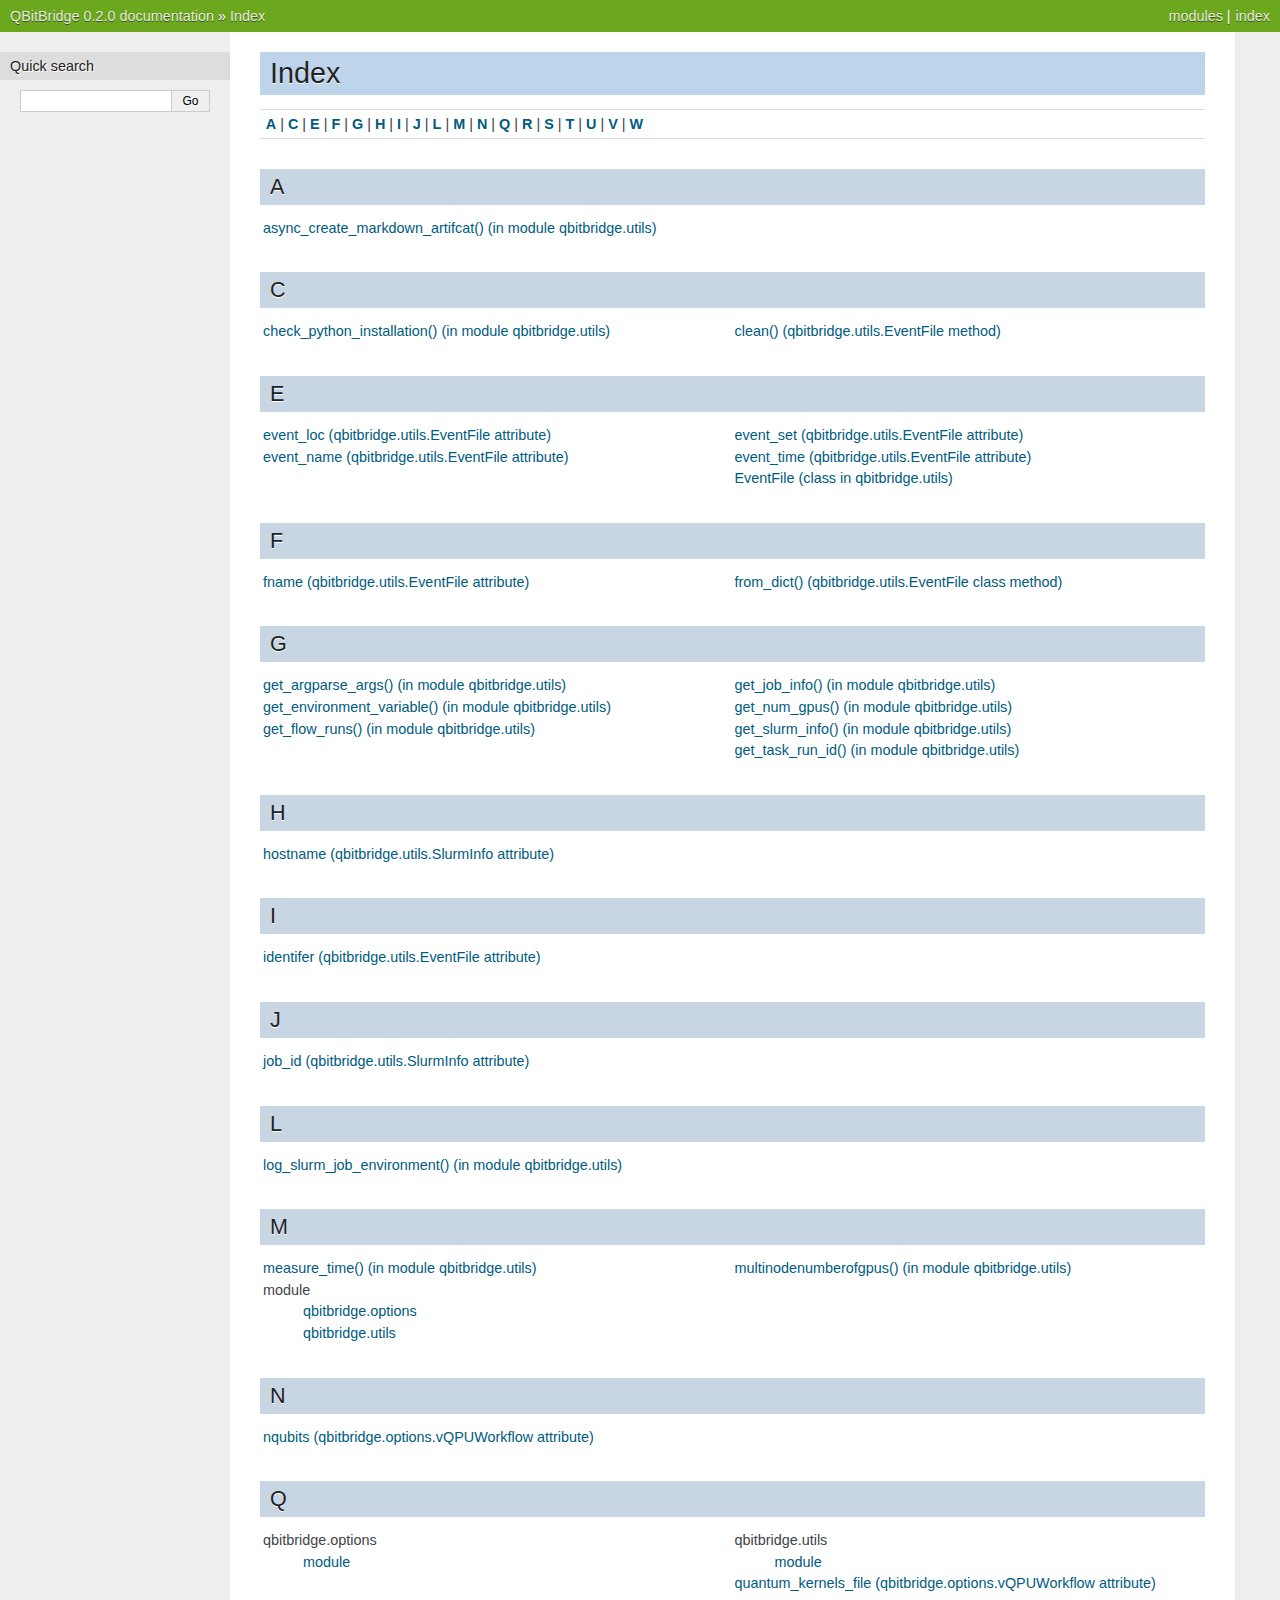
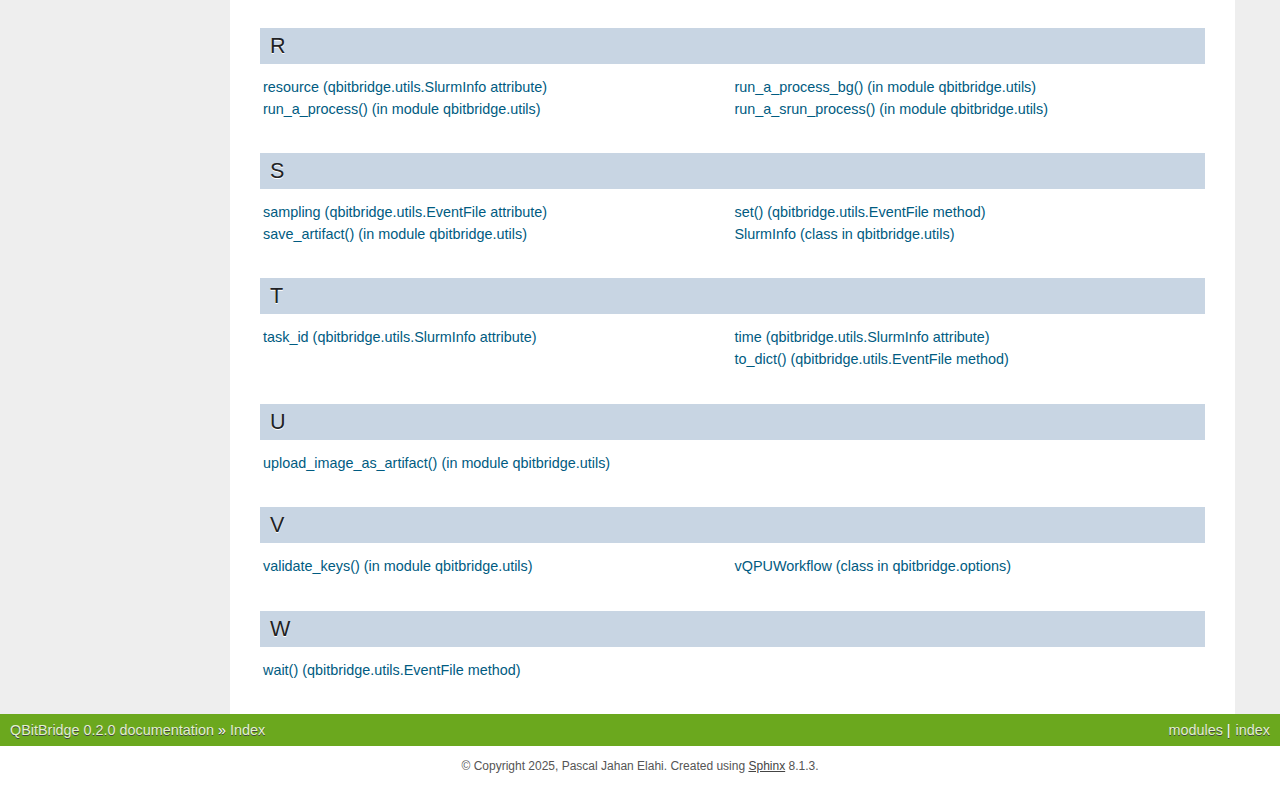
<file: genindex.html>
<!DOCTYPE html>

<html lang="en" data-content_root="./">
  <head>
    <meta charset="utf-8" />
    <meta name="viewport" content="width=device-width, initial-scale=1.0" />
    <title>Index &#8212; QBitBridge 0.2.0 documentation</title>
    <link rel="stylesheet" type="text/css" href="_static/pygments.css?v=8f2a1f02" />
    <link rel="stylesheet" type="text/css" href="_static/nature.css?v=279e0f84" />
    <link rel="stylesheet" type="text/css" href="_static/graphviz.css?v=4ae1632d" />
    <script src="_static/documentation_options.js?v=938c9ccc"></script>
    <script src="_static/doctools.js?v=9bcbadda"></script>
    <script src="_static/sphinx_highlight.js?v=dc90522c"></script>
    <link rel="index" title="Index" href="#" />
    <link rel="search" title="Search" href="search.html" /> 
  </head><body>
    <div class="related" role="navigation" aria-label="Related">
      <h3>Navigation</h3>
      <ul>
        <li class="right" style="margin-right: 10px">
          <a href="#" title="General Index"
             accesskey="I">index</a></li>
        <li class="right" >
          <a href="py-modindex.html" title="Python Module Index"
             >modules</a> |</li>
        <li class="nav-item nav-item-0"><a href="index.html">QBitBridge 0.2.0 documentation</a> &#187;</li>
        <li class="nav-item nav-item-this"><a href="">Index</a></li> 
      </ul>
    </div>  

    <div class="document">
      <div class="documentwrapper">
        <div class="bodywrapper">
          <div class="body" role="main">
            

<h1 id="index">Index</h1>

<div class="genindex-jumpbox">
 <a href="#A"><strong>A</strong></a>
 | <a href="#C"><strong>C</strong></a>
 | <a href="#E"><strong>E</strong></a>
 | <a href="#F"><strong>F</strong></a>
 | <a href="#G"><strong>G</strong></a>
 | <a href="#H"><strong>H</strong></a>
 | <a href="#I"><strong>I</strong></a>
 | <a href="#J"><strong>J</strong></a>
 | <a href="#L"><strong>L</strong></a>
 | <a href="#M"><strong>M</strong></a>
 | <a href="#N"><strong>N</strong></a>
 | <a href="#Q"><strong>Q</strong></a>
 | <a href="#R"><strong>R</strong></a>
 | <a href="#S"><strong>S</strong></a>
 | <a href="#T"><strong>T</strong></a>
 | <a href="#U"><strong>U</strong></a>
 | <a href="#V"><strong>V</strong></a>
 | <a href="#W"><strong>W</strong></a>
 
</div>
<h2 id="A">A</h2>
<table style="width: 100%" class="indextable genindextable"><tr>
  <td style="width: 33%; vertical-align: top;"><ul>
      <li><a href="qbitbridge.html#qbitbridge.utils.async_create_markdown_artifcat">async_create_markdown_artifcat() (in module qbitbridge.utils)</a>
</li>
  </ul></td>
</tr></table>

<h2 id="C">C</h2>
<table style="width: 100%" class="indextable genindextable"><tr>
  <td style="width: 33%; vertical-align: top;"><ul>
      <li><a href="qbitbridge.html#qbitbridge.utils.check_python_installation">check_python_installation() (in module qbitbridge.utils)</a>
</li>
  </ul></td>
  <td style="width: 33%; vertical-align: top;"><ul>
      <li><a href="qbitbridge.html#qbitbridge.utils.EventFile.clean">clean() (qbitbridge.utils.EventFile method)</a>
</li>
  </ul></td>
</tr></table>

<h2 id="E">E</h2>
<table style="width: 100%" class="indextable genindextable"><tr>
  <td style="width: 33%; vertical-align: top;"><ul>
      <li><a href="qbitbridge.html#qbitbridge.utils.EventFile.event_loc">event_loc (qbitbridge.utils.EventFile attribute)</a>
</li>
      <li><a href="qbitbridge.html#qbitbridge.utils.EventFile.event_name">event_name (qbitbridge.utils.EventFile attribute)</a>
</li>
  </ul></td>
  <td style="width: 33%; vertical-align: top;"><ul>
      <li><a href="qbitbridge.html#qbitbridge.utils.EventFile.event_set">event_set (qbitbridge.utils.EventFile attribute)</a>
</li>
      <li><a href="qbitbridge.html#qbitbridge.utils.EventFile.event_time">event_time (qbitbridge.utils.EventFile attribute)</a>
</li>
      <li><a href="qbitbridge.html#qbitbridge.utils.EventFile">EventFile (class in qbitbridge.utils)</a>
</li>
  </ul></td>
</tr></table>

<h2 id="F">F</h2>
<table style="width: 100%" class="indextable genindextable"><tr>
  <td style="width: 33%; vertical-align: top;"><ul>
      <li><a href="qbitbridge.html#qbitbridge.utils.EventFile.fname">fname (qbitbridge.utils.EventFile attribute)</a>
</li>
  </ul></td>
  <td style="width: 33%; vertical-align: top;"><ul>
      <li><a href="qbitbridge.html#qbitbridge.utils.EventFile.from_dict">from_dict() (qbitbridge.utils.EventFile class method)</a>
</li>
  </ul></td>
</tr></table>

<h2 id="G">G</h2>
<table style="width: 100%" class="indextable genindextable"><tr>
  <td style="width: 33%; vertical-align: top;"><ul>
      <li><a href="qbitbridge.html#qbitbridge.utils.get_argparse_args">get_argparse_args() (in module qbitbridge.utils)</a>
</li>
      <li><a href="qbitbridge.html#qbitbridge.utils.get_environment_variable">get_environment_variable() (in module qbitbridge.utils)</a>
</li>
      <li><a href="qbitbridge.html#qbitbridge.utils.get_flow_runs">get_flow_runs() (in module qbitbridge.utils)</a>
</li>
  </ul></td>
  <td style="width: 33%; vertical-align: top;"><ul>
      <li><a href="qbitbridge.html#qbitbridge.utils.get_job_info">get_job_info() (in module qbitbridge.utils)</a>
</li>
      <li><a href="qbitbridge.html#qbitbridge.utils.get_num_gpus">get_num_gpus() (in module qbitbridge.utils)</a>
</li>
      <li><a href="qbitbridge.html#qbitbridge.utils.get_slurm_info">get_slurm_info() (in module qbitbridge.utils)</a>
</li>
      <li><a href="qbitbridge.html#qbitbridge.utils.get_task_run_id">get_task_run_id() (in module qbitbridge.utils)</a>
</li>
  </ul></td>
</tr></table>

<h2 id="H">H</h2>
<table style="width: 100%" class="indextable genindextable"><tr>
  <td style="width: 33%; vertical-align: top;"><ul>
      <li><a href="qbitbridge.html#qbitbridge.utils.SlurmInfo.hostname">hostname (qbitbridge.utils.SlurmInfo attribute)</a>
</li>
  </ul></td>
</tr></table>

<h2 id="I">I</h2>
<table style="width: 100%" class="indextable genindextable"><tr>
  <td style="width: 33%; vertical-align: top;"><ul>
      <li><a href="qbitbridge.html#qbitbridge.utils.EventFile.identifer">identifer (qbitbridge.utils.EventFile attribute)</a>
</li>
  </ul></td>
</tr></table>

<h2 id="J">J</h2>
<table style="width: 100%" class="indextable genindextable"><tr>
  <td style="width: 33%; vertical-align: top;"><ul>
      <li><a href="qbitbridge.html#qbitbridge.utils.SlurmInfo.job_id">job_id (qbitbridge.utils.SlurmInfo attribute)</a>
</li>
  </ul></td>
</tr></table>

<h2 id="L">L</h2>
<table style="width: 100%" class="indextable genindextable"><tr>
  <td style="width: 33%; vertical-align: top;"><ul>
      <li><a href="qbitbridge.html#qbitbridge.utils.log_slurm_job_environment">log_slurm_job_environment() (in module qbitbridge.utils)</a>
</li>
  </ul></td>
</tr></table>

<h2 id="M">M</h2>
<table style="width: 100%" class="indextable genindextable"><tr>
  <td style="width: 33%; vertical-align: top;"><ul>
      <li><a href="qbitbridge.html#qbitbridge.utils.measure_time">measure_time() (in module qbitbridge.utils)</a>
</li>
      <li>
    module

      <ul>
        <li><a href="qbitbridge.html#module-qbitbridge.options">qbitbridge.options</a>
</li>
        <li><a href="qbitbridge.html#module-qbitbridge.utils">qbitbridge.utils</a>
</li>
      </ul></li>
  </ul></td>
  <td style="width: 33%; vertical-align: top;"><ul>
      <li><a href="qbitbridge.html#qbitbridge.utils.multinodenumberofgpus">multinodenumberofgpus() (in module qbitbridge.utils)</a>
</li>
  </ul></td>
</tr></table>

<h2 id="N">N</h2>
<table style="width: 100%" class="indextable genindextable"><tr>
  <td style="width: 33%; vertical-align: top;"><ul>
      <li><a href="qbitbridge.html#qbitbridge.options.vQPUWorkflow.nqubits">nqubits (qbitbridge.options.vQPUWorkflow attribute)</a>
</li>
  </ul></td>
</tr></table>

<h2 id="Q">Q</h2>
<table style="width: 100%" class="indextable genindextable"><tr>
  <td style="width: 33%; vertical-align: top;"><ul>
      <li>
    qbitbridge.options

      <ul>
        <li><a href="qbitbridge.html#module-qbitbridge.options">module</a>
</li>
      </ul></li>
  </ul></td>
  <td style="width: 33%; vertical-align: top;"><ul>
      <li>
    qbitbridge.utils

      <ul>
        <li><a href="qbitbridge.html#module-qbitbridge.utils">module</a>
</li>
      </ul></li>
      <li><a href="qbitbridge.html#qbitbridge.options.vQPUWorkflow.quantum_kernels_file">quantum_kernels_file (qbitbridge.options.vQPUWorkflow attribute)</a>
</li>
  </ul></td>
</tr></table>

<h2 id="R">R</h2>
<table style="width: 100%" class="indextable genindextable"><tr>
  <td style="width: 33%; vertical-align: top;"><ul>
      <li><a href="qbitbridge.html#qbitbridge.utils.SlurmInfo.resource">resource (qbitbridge.utils.SlurmInfo attribute)</a>
</li>
      <li><a href="qbitbridge.html#qbitbridge.utils.run_a_process">run_a_process() (in module qbitbridge.utils)</a>
</li>
  </ul></td>
  <td style="width: 33%; vertical-align: top;"><ul>
      <li><a href="qbitbridge.html#qbitbridge.utils.run_a_process_bg">run_a_process_bg() (in module qbitbridge.utils)</a>
</li>
      <li><a href="qbitbridge.html#qbitbridge.utils.run_a_srun_process">run_a_srun_process() (in module qbitbridge.utils)</a>
</li>
  </ul></td>
</tr></table>

<h2 id="S">S</h2>
<table style="width: 100%" class="indextable genindextable"><tr>
  <td style="width: 33%; vertical-align: top;"><ul>
      <li><a href="qbitbridge.html#qbitbridge.utils.EventFile.sampling">sampling (qbitbridge.utils.EventFile attribute)</a>
</li>
      <li><a href="qbitbridge.html#qbitbridge.utils.save_artifact">save_artifact() (in module qbitbridge.utils)</a>
</li>
  </ul></td>
  <td style="width: 33%; vertical-align: top;"><ul>
      <li><a href="qbitbridge.html#qbitbridge.utils.EventFile.set">set() (qbitbridge.utils.EventFile method)</a>
</li>
      <li><a href="qbitbridge.html#qbitbridge.utils.SlurmInfo">SlurmInfo (class in qbitbridge.utils)</a>
</li>
  </ul></td>
</tr></table>

<h2 id="T">T</h2>
<table style="width: 100%" class="indextable genindextable"><tr>
  <td style="width: 33%; vertical-align: top;"><ul>
      <li><a href="qbitbridge.html#qbitbridge.utils.SlurmInfo.task_id">task_id (qbitbridge.utils.SlurmInfo attribute)</a>
</li>
  </ul></td>
  <td style="width: 33%; vertical-align: top;"><ul>
      <li><a href="qbitbridge.html#qbitbridge.utils.SlurmInfo.time">time (qbitbridge.utils.SlurmInfo attribute)</a>
</li>
      <li><a href="qbitbridge.html#qbitbridge.utils.EventFile.to_dict">to_dict() (qbitbridge.utils.EventFile method)</a>
</li>
  </ul></td>
</tr></table>

<h2 id="U">U</h2>
<table style="width: 100%" class="indextable genindextable"><tr>
  <td style="width: 33%; vertical-align: top;"><ul>
      <li><a href="qbitbridge.html#qbitbridge.utils.upload_image_as_artifact">upload_image_as_artifact() (in module qbitbridge.utils)</a>
</li>
  </ul></td>
</tr></table>

<h2 id="V">V</h2>
<table style="width: 100%" class="indextable genindextable"><tr>
  <td style="width: 33%; vertical-align: top;"><ul>
      <li><a href="qbitbridge.html#qbitbridge.utils.validate_keys">validate_keys() (in module qbitbridge.utils)</a>
</li>
  </ul></td>
  <td style="width: 33%; vertical-align: top;"><ul>
      <li><a href="qbitbridge.html#qbitbridge.options.vQPUWorkflow">vQPUWorkflow (class in qbitbridge.options)</a>
</li>
  </ul></td>
</tr></table>

<h2 id="W">W</h2>
<table style="width: 100%" class="indextable genindextable"><tr>
  <td style="width: 33%; vertical-align: top;"><ul>
      <li><a href="qbitbridge.html#qbitbridge.utils.EventFile.wait">wait() (qbitbridge.utils.EventFile method)</a>
</li>
  </ul></td>
</tr></table>



            <div class="clearer"></div>
          </div>
        </div>
      </div>
      <div class="sphinxsidebar" role="navigation" aria-label="Main">
        <div class="sphinxsidebarwrapper">
<search id="searchbox" style="display: none" role="search">
  <h3 id="searchlabel">Quick search</h3>
    <div class="searchformwrapper">
    <form class="search" action="search.html" method="get">
      <input type="text" name="q" aria-labelledby="searchlabel" autocomplete="off" autocorrect="off" autocapitalize="off" spellcheck="false"/>
      <input type="submit" value="Go" />
    </form>
    </div>
</search>
<script>document.getElementById('searchbox').style.display = "block"</script>
        </div>
      </div>
      <div class="clearer"></div>
    </div>
    <div class="related" role="navigation" aria-label="Related">
      <h3>Navigation</h3>
      <ul>
        <li class="right" style="margin-right: 10px">
          <a href="#" title="General Index"
             >index</a></li>
        <li class="right" >
          <a href="py-modindex.html" title="Python Module Index"
             >modules</a> |</li>
        <li class="nav-item nav-item-0"><a href="index.html">QBitBridge 0.2.0 documentation</a> &#187;</li>
        <li class="nav-item nav-item-this"><a href="">Index</a></li> 
      </ul>
    </div>
    <div class="footer" role="contentinfo">
    &#169; Copyright 2025, Pascal Jahan Elahi.
      Created using <a href="https://www.sphinx-doc.org/">Sphinx</a> 8.1.3.
    </div>
  </body>
</html>
</file>
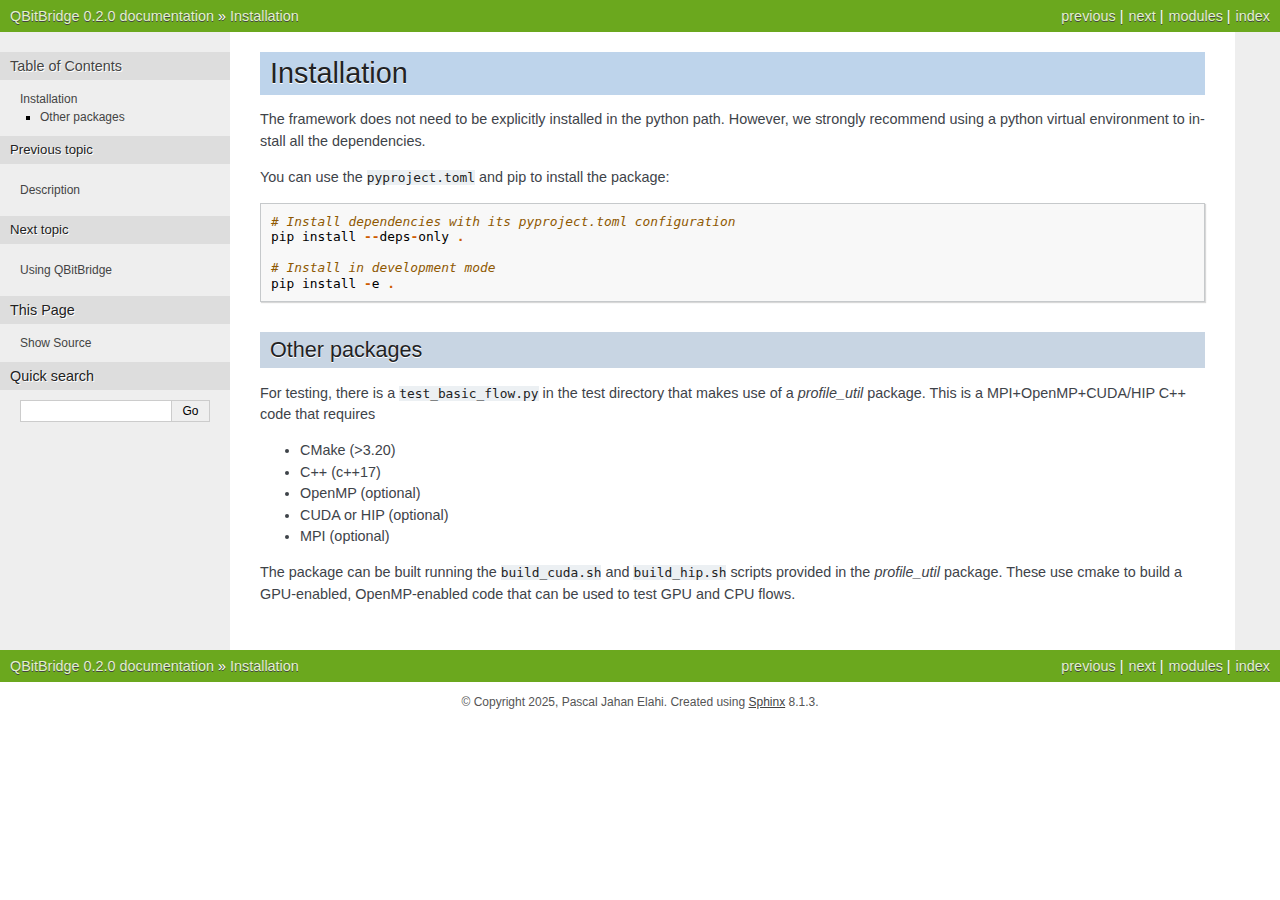
<file: installation.html>
<!DOCTYPE html>

<html lang="en" data-content_root="./">
  <head>
    <meta charset="utf-8" />
    <meta name="viewport" content="width=device-width, initial-scale=1.0" /><meta name="viewport" content="width=device-width, initial-scale=1" />

    <title>Installation &#8212; QBitBridge 0.2.0 documentation</title>
    <link rel="stylesheet" type="text/css" href="_static/pygments.css?v=8f2a1f02" />
    <link rel="stylesheet" type="text/css" href="_static/nature.css?v=279e0f84" />
    <link rel="stylesheet" type="text/css" href="_static/graphviz.css?v=4ae1632d" />
    <script src="_static/documentation_options.js?v=938c9ccc"></script>
    <script src="_static/doctools.js?v=9bcbadda"></script>
    <script src="_static/sphinx_highlight.js?v=dc90522c"></script>
    <link rel="index" title="Index" href="genindex.html" />
    <link rel="search" title="Search" href="search.html" />
    <link rel="next" title="Using QBitBridge" href="usage.html" />
    <link rel="prev" title="Description" href="description.html" /> 
  </head><body>
    <div class="related" role="navigation" aria-label="Related">
      <h3>Navigation</h3>
      <ul>
        <li class="right" style="margin-right: 10px">
          <a href="genindex.html" title="General Index"
             accesskey="I">index</a></li>
        <li class="right" >
          <a href="py-modindex.html" title="Python Module Index"
             >modules</a> |</li>
        <li class="right" >
          <a href="usage.html" title="Using QBitBridge"
             accesskey="N">next</a> |</li>
        <li class="right" >
          <a href="description.html" title="Description"
             accesskey="P">previous</a> |</li>
        <li class="nav-item nav-item-0"><a href="index.html">QBitBridge 0.2.0 documentation</a> &#187;</li>
        <li class="nav-item nav-item-this"><a href="">Installation</a></li> 
      </ul>
    </div>  

    <div class="document">
      <div class="documentwrapper">
        <div class="bodywrapper">
          <div class="body" role="main">
            
  <section id="installation">
<span id="id1"></span><h1>Installation<a class="headerlink" href="#installation" title="Link to this heading">¶</a></h1>
<p>The framework does not need to be explicitly installed in the python path.
However, we strongly recommend using a python virtual environment to install all
the dependencies.</p>
<p>You can use the <code class="file docutils literal notranslate"><span class="pre">pyproject.toml</span></code> and pip to install the package:</p>
<div class="highlight-default notranslate"><div class="highlight"><pre><span></span><span class="c1"># Install dependencies with its pyproject.toml configuration</span>
<span class="n">pip</span> <span class="n">install</span> <span class="o">--</span><span class="n">deps</span><span class="o">-</span><span class="n">only</span> <span class="o">.</span>

<span class="c1"># Install in development mode</span>
<span class="n">pip</span> <span class="n">install</span> <span class="o">-</span><span class="n">e</span> <span class="o">.</span>
</pre></div>
</div>
<section id="other-packages">
<h2>Other packages<a class="headerlink" href="#other-packages" title="Link to this heading">¶</a></h2>
<p>For testing, there is a <code class="file docutils literal notranslate"><span class="pre">test_basic_flow.py</span></code> in the test directory that
makes use of a <cite>profile_util</cite> package. This is a MPI+OpenMP+CUDA/HIP C++ code that requires</p>
<ul class="simple">
<li><p>CMake (&gt;3.20)</p></li>
<li><p>C++ (c++17)</p></li>
<li><p>OpenMP (optional)</p></li>
<li><p>CUDA or HIP (optional)</p></li>
<li><p>MPI (optional)</p></li>
</ul>
<p>The package can be built running the <code class="file docutils literal notranslate"><span class="pre">build_cuda.sh</span></code> and <code class="file docutils literal notranslate"><span class="pre">build_hip.sh</span></code> scripts provided
in the <cite>profile_util</cite> package. These use cmake to build a GPU-enabled, OpenMP-enabled code that can be
used to test GPU and CPU flows.</p>
</section>
</section>


            <div class="clearer"></div>
          </div>
        </div>
      </div>
      <div class="sphinxsidebar" role="navigation" aria-label="Main">
        <div class="sphinxsidebarwrapper">
  <div>
    <h3><a href="index.html">Table of Contents</a></h3>
    <ul>
<li><a class="reference internal" href="#">Installation</a><ul>
<li><a class="reference internal" href="#other-packages">Other packages</a></li>
</ul>
</li>
</ul>

  </div>
  <div>
    <h4>Previous topic</h4>
    <p class="topless"><a href="description.html"
                          title="previous chapter">Description</a></p>
  </div>
  <div>
    <h4>Next topic</h4>
    <p class="topless"><a href="usage.html"
                          title="next chapter">Using QBitBridge</a></p>
  </div>
  <div role="note" aria-label="source link">
    <h3>This Page</h3>
    <ul class="this-page-menu">
      <li><a href="_sources/installation.rst.txt"
            rel="nofollow">Show Source</a></li>
    </ul>
   </div>
<search id="searchbox" style="display: none" role="search">
  <h3 id="searchlabel">Quick search</h3>
    <div class="searchformwrapper">
    <form class="search" action="search.html" method="get">
      <input type="text" name="q" aria-labelledby="searchlabel" autocomplete="off" autocorrect="off" autocapitalize="off" spellcheck="false"/>
      <input type="submit" value="Go" />
    </form>
    </div>
</search>
<script>document.getElementById('searchbox').style.display = "block"</script>
        </div>
      </div>
      <div class="clearer"></div>
    </div>
    <div class="related" role="navigation" aria-label="Related">
      <h3>Navigation</h3>
      <ul>
        <li class="right" style="margin-right: 10px">
          <a href="genindex.html" title="General Index"
             >index</a></li>
        <li class="right" >
          <a href="py-modindex.html" title="Python Module Index"
             >modules</a> |</li>
        <li class="right" >
          <a href="usage.html" title="Using QBitBridge"
             >next</a> |</li>
        <li class="right" >
          <a href="description.html" title="Description"
             >previous</a> |</li>
        <li class="nav-item nav-item-0"><a href="index.html">QBitBridge 0.2.0 documentation</a> &#187;</li>
        <li class="nav-item nav-item-this"><a href="">Installation</a></li> 
      </ul>
    </div>
    <div class="footer" role="contentinfo">
    &#169; Copyright 2025, Pascal Jahan Elahi.
      Created using <a href="https://www.sphinx-doc.org/">Sphinx</a> 8.1.3.
    </div>
  </body>
</html>
</file>
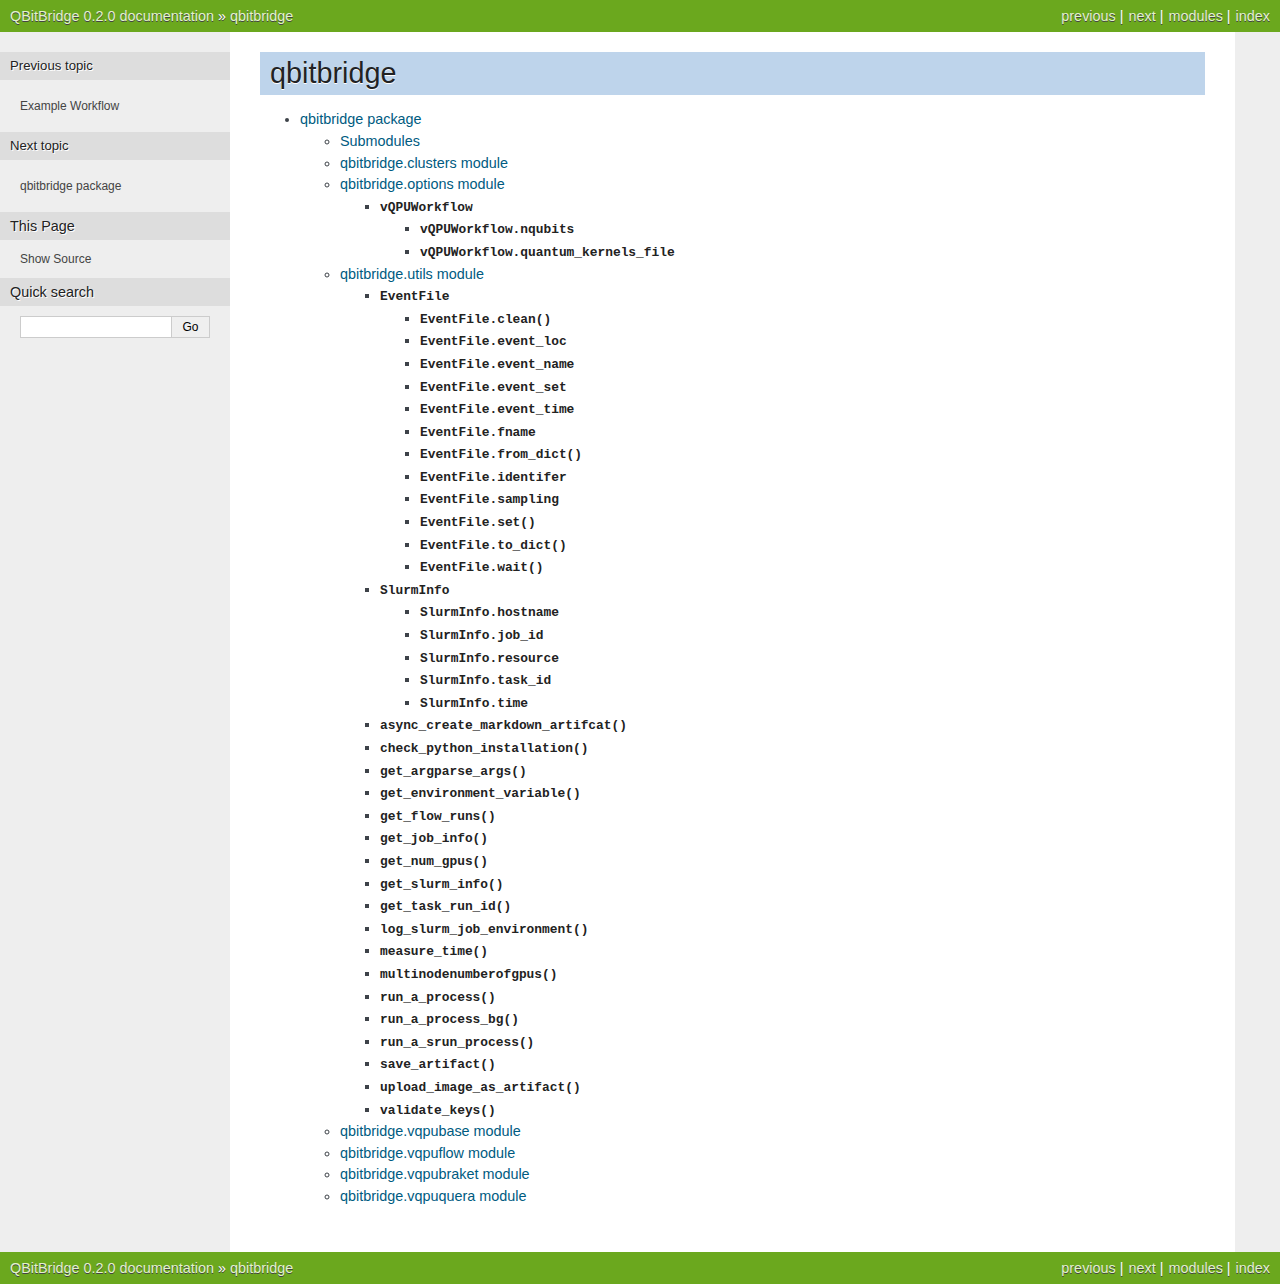
<file: modules.html>
<!DOCTYPE html>

<html lang="en" data-content_root="./">
  <head>
    <meta charset="utf-8" />
    <meta name="viewport" content="width=device-width, initial-scale=1.0" /><meta name="viewport" content="width=device-width, initial-scale=1" />

    <title>qbitbridge &#8212; QBitBridge 0.2.0 documentation</title>
    <link rel="stylesheet" type="text/css" href="_static/pygments.css?v=8f2a1f02" />
    <link rel="stylesheet" type="text/css" href="_static/nature.css?v=279e0f84" />
    <link rel="stylesheet" type="text/css" href="_static/graphviz.css?v=4ae1632d" />
    <script src="_static/documentation_options.js?v=938c9ccc"></script>
    <script src="_static/doctools.js?v=9bcbadda"></script>
    <script src="_static/sphinx_highlight.js?v=dc90522c"></script>
    <link rel="index" title="Index" href="genindex.html" />
    <link rel="search" title="Search" href="search.html" />
    <link rel="next" title="qbitbridge package" href="qbitbridge.html" />
    <link rel="prev" title="Example Workflow" href="examples.html" /> 
  </head><body>
    <div class="related" role="navigation" aria-label="Related">
      <h3>Navigation</h3>
      <ul>
        <li class="right" style="margin-right: 10px">
          <a href="genindex.html" title="General Index"
             accesskey="I">index</a></li>
        <li class="right" >
          <a href="py-modindex.html" title="Python Module Index"
             >modules</a> |</li>
        <li class="right" >
          <a href="qbitbridge.html" title="qbitbridge package"
             accesskey="N">next</a> |</li>
        <li class="right" >
          <a href="examples.html" title="Example Workflow"
             accesskey="P">previous</a> |</li>
        <li class="nav-item nav-item-0"><a href="index.html">QBitBridge 0.2.0 documentation</a> &#187;</li>
        <li class="nav-item nav-item-this"><a href="">qbitbridge</a></li> 
      </ul>
    </div>  

    <div class="document">
      <div class="documentwrapper">
        <div class="bodywrapper">
          <div class="body" role="main">
            
  <section id="qbitbridge">
<span id="modules"></span><h1>qbitbridge<a class="headerlink" href="#qbitbridge" title="Link to this heading">¶</a></h1>
<div class="toctree-wrapper compound">
<ul>
<li class="toctree-l1"><a class="reference internal" href="qbitbridge.html">qbitbridge package</a><ul>
<li class="toctree-l2"><a class="reference internal" href="qbitbridge.html#submodules">Submodules</a></li>
<li class="toctree-l2"><a class="reference internal" href="qbitbridge.html#qbitbridge-clusters-module">qbitbridge.clusters module</a></li>
<li class="toctree-l2"><a class="reference internal" href="qbitbridge.html#module-qbitbridge.options">qbitbridge.options module</a><ul>
<li class="toctree-l3"><a class="reference internal" href="qbitbridge.html#qbitbridge.options.vQPUWorkflow"><code class="docutils literal notranslate"><span class="pre">vQPUWorkflow</span></code></a><ul>
<li class="toctree-l4"><a class="reference internal" href="qbitbridge.html#qbitbridge.options.vQPUWorkflow.nqubits"><code class="docutils literal notranslate"><span class="pre">vQPUWorkflow.nqubits</span></code></a></li>
<li class="toctree-l4"><a class="reference internal" href="qbitbridge.html#qbitbridge.options.vQPUWorkflow.quantum_kernels_file"><code class="docutils literal notranslate"><span class="pre">vQPUWorkflow.quantum_kernels_file</span></code></a></li>
</ul>
</li>
</ul>
</li>
<li class="toctree-l2"><a class="reference internal" href="qbitbridge.html#module-qbitbridge.utils">qbitbridge.utils module</a><ul>
<li class="toctree-l3"><a class="reference internal" href="qbitbridge.html#qbitbridge.utils.EventFile"><code class="docutils literal notranslate"><span class="pre">EventFile</span></code></a><ul>
<li class="toctree-l4"><a class="reference internal" href="qbitbridge.html#qbitbridge.utils.EventFile.clean"><code class="docutils literal notranslate"><span class="pre">EventFile.clean()</span></code></a></li>
<li class="toctree-l4"><a class="reference internal" href="qbitbridge.html#qbitbridge.utils.EventFile.event_loc"><code class="docutils literal notranslate"><span class="pre">EventFile.event_loc</span></code></a></li>
<li class="toctree-l4"><a class="reference internal" href="qbitbridge.html#qbitbridge.utils.EventFile.event_name"><code class="docutils literal notranslate"><span class="pre">EventFile.event_name</span></code></a></li>
<li class="toctree-l4"><a class="reference internal" href="qbitbridge.html#qbitbridge.utils.EventFile.event_set"><code class="docutils literal notranslate"><span class="pre">EventFile.event_set</span></code></a></li>
<li class="toctree-l4"><a class="reference internal" href="qbitbridge.html#qbitbridge.utils.EventFile.event_time"><code class="docutils literal notranslate"><span class="pre">EventFile.event_time</span></code></a></li>
<li class="toctree-l4"><a class="reference internal" href="qbitbridge.html#qbitbridge.utils.EventFile.fname"><code class="docutils literal notranslate"><span class="pre">EventFile.fname</span></code></a></li>
<li class="toctree-l4"><a class="reference internal" href="qbitbridge.html#qbitbridge.utils.EventFile.from_dict"><code class="docutils literal notranslate"><span class="pre">EventFile.from_dict()</span></code></a></li>
<li class="toctree-l4"><a class="reference internal" href="qbitbridge.html#qbitbridge.utils.EventFile.identifer"><code class="docutils literal notranslate"><span class="pre">EventFile.identifer</span></code></a></li>
<li class="toctree-l4"><a class="reference internal" href="qbitbridge.html#qbitbridge.utils.EventFile.sampling"><code class="docutils literal notranslate"><span class="pre">EventFile.sampling</span></code></a></li>
<li class="toctree-l4"><a class="reference internal" href="qbitbridge.html#qbitbridge.utils.EventFile.set"><code class="docutils literal notranslate"><span class="pre">EventFile.set()</span></code></a></li>
<li class="toctree-l4"><a class="reference internal" href="qbitbridge.html#qbitbridge.utils.EventFile.to_dict"><code class="docutils literal notranslate"><span class="pre">EventFile.to_dict()</span></code></a></li>
<li class="toctree-l4"><a class="reference internal" href="qbitbridge.html#qbitbridge.utils.EventFile.wait"><code class="docutils literal notranslate"><span class="pre">EventFile.wait()</span></code></a></li>
</ul>
</li>
<li class="toctree-l3"><a class="reference internal" href="qbitbridge.html#qbitbridge.utils.SlurmInfo"><code class="docutils literal notranslate"><span class="pre">SlurmInfo</span></code></a><ul>
<li class="toctree-l4"><a class="reference internal" href="qbitbridge.html#qbitbridge.utils.SlurmInfo.hostname"><code class="docutils literal notranslate"><span class="pre">SlurmInfo.hostname</span></code></a></li>
<li class="toctree-l4"><a class="reference internal" href="qbitbridge.html#qbitbridge.utils.SlurmInfo.job_id"><code class="docutils literal notranslate"><span class="pre">SlurmInfo.job_id</span></code></a></li>
<li class="toctree-l4"><a class="reference internal" href="qbitbridge.html#qbitbridge.utils.SlurmInfo.resource"><code class="docutils literal notranslate"><span class="pre">SlurmInfo.resource</span></code></a></li>
<li class="toctree-l4"><a class="reference internal" href="qbitbridge.html#qbitbridge.utils.SlurmInfo.task_id"><code class="docutils literal notranslate"><span class="pre">SlurmInfo.task_id</span></code></a></li>
<li class="toctree-l4"><a class="reference internal" href="qbitbridge.html#qbitbridge.utils.SlurmInfo.time"><code class="docutils literal notranslate"><span class="pre">SlurmInfo.time</span></code></a></li>
</ul>
</li>
<li class="toctree-l3"><a class="reference internal" href="qbitbridge.html#qbitbridge.utils.async_create_markdown_artifcat"><code class="docutils literal notranslate"><span class="pre">async_create_markdown_artifcat()</span></code></a></li>
<li class="toctree-l3"><a class="reference internal" href="qbitbridge.html#qbitbridge.utils.check_python_installation"><code class="docutils literal notranslate"><span class="pre">check_python_installation()</span></code></a></li>
<li class="toctree-l3"><a class="reference internal" href="qbitbridge.html#qbitbridge.utils.get_argparse_args"><code class="docutils literal notranslate"><span class="pre">get_argparse_args()</span></code></a></li>
<li class="toctree-l3"><a class="reference internal" href="qbitbridge.html#qbitbridge.utils.get_environment_variable"><code class="docutils literal notranslate"><span class="pre">get_environment_variable()</span></code></a></li>
<li class="toctree-l3"><a class="reference internal" href="qbitbridge.html#qbitbridge.utils.get_flow_runs"><code class="docutils literal notranslate"><span class="pre">get_flow_runs()</span></code></a></li>
<li class="toctree-l3"><a class="reference internal" href="qbitbridge.html#qbitbridge.utils.get_job_info"><code class="docutils literal notranslate"><span class="pre">get_job_info()</span></code></a></li>
<li class="toctree-l3"><a class="reference internal" href="qbitbridge.html#qbitbridge.utils.get_num_gpus"><code class="docutils literal notranslate"><span class="pre">get_num_gpus()</span></code></a></li>
<li class="toctree-l3"><a class="reference internal" href="qbitbridge.html#qbitbridge.utils.get_slurm_info"><code class="docutils literal notranslate"><span class="pre">get_slurm_info()</span></code></a></li>
<li class="toctree-l3"><a class="reference internal" href="qbitbridge.html#qbitbridge.utils.get_task_run_id"><code class="docutils literal notranslate"><span class="pre">get_task_run_id()</span></code></a></li>
<li class="toctree-l3"><a class="reference internal" href="qbitbridge.html#qbitbridge.utils.log_slurm_job_environment"><code class="docutils literal notranslate"><span class="pre">log_slurm_job_environment()</span></code></a></li>
<li class="toctree-l3"><a class="reference internal" href="qbitbridge.html#qbitbridge.utils.measure_time"><code class="docutils literal notranslate"><span class="pre">measure_time()</span></code></a></li>
<li class="toctree-l3"><a class="reference internal" href="qbitbridge.html#qbitbridge.utils.multinodenumberofgpus"><code class="docutils literal notranslate"><span class="pre">multinodenumberofgpus()</span></code></a></li>
<li class="toctree-l3"><a class="reference internal" href="qbitbridge.html#qbitbridge.utils.run_a_process"><code class="docutils literal notranslate"><span class="pre">run_a_process()</span></code></a></li>
<li class="toctree-l3"><a class="reference internal" href="qbitbridge.html#qbitbridge.utils.run_a_process_bg"><code class="docutils literal notranslate"><span class="pre">run_a_process_bg()</span></code></a></li>
<li class="toctree-l3"><a class="reference internal" href="qbitbridge.html#qbitbridge.utils.run_a_srun_process"><code class="docutils literal notranslate"><span class="pre">run_a_srun_process()</span></code></a></li>
<li class="toctree-l3"><a class="reference internal" href="qbitbridge.html#qbitbridge.utils.save_artifact"><code class="docutils literal notranslate"><span class="pre">save_artifact()</span></code></a></li>
<li class="toctree-l3"><a class="reference internal" href="qbitbridge.html#qbitbridge.utils.upload_image_as_artifact"><code class="docutils literal notranslate"><span class="pre">upload_image_as_artifact()</span></code></a></li>
<li class="toctree-l3"><a class="reference internal" href="qbitbridge.html#qbitbridge.utils.validate_keys"><code class="docutils literal notranslate"><span class="pre">validate_keys()</span></code></a></li>
</ul>
</li>
<li class="toctree-l2"><a class="reference internal" href="qbitbridge.html#qbitbridge-vqpubase-module">qbitbridge.vqpubase module</a></li>
<li class="toctree-l2"><a class="reference internal" href="qbitbridge.html#qbitbridge-vqpuflow-module">qbitbridge.vqpuflow module</a></li>
<li class="toctree-l2"><a class="reference internal" href="qbitbridge.html#qbitbridge-vqpubraket-module">qbitbridge.vqpubraket module</a></li>
<li class="toctree-l2"><a class="reference internal" href="qbitbridge.html#qbitbridge-vqpuquera-module">qbitbridge.vqpuquera module</a></li>
</ul>
</li>
</ul>
</div>
</section>


            <div class="clearer"></div>
          </div>
        </div>
      </div>
      <div class="sphinxsidebar" role="navigation" aria-label="Main">
        <div class="sphinxsidebarwrapper">
  <div>
    <h4>Previous topic</h4>
    <p class="topless"><a href="examples.html"
                          title="previous chapter">Example Workflow</a></p>
  </div>
  <div>
    <h4>Next topic</h4>
    <p class="topless"><a href="qbitbridge.html"
                          title="next chapter">qbitbridge package</a></p>
  </div>
  <div role="note" aria-label="source link">
    <h3>This Page</h3>
    <ul class="this-page-menu">
      <li><a href="_sources/modules.rst.txt"
            rel="nofollow">Show Source</a></li>
    </ul>
   </div>
<search id="searchbox" style="display: none" role="search">
  <h3 id="searchlabel">Quick search</h3>
    <div class="searchformwrapper">
    <form class="search" action="search.html" method="get">
      <input type="text" name="q" aria-labelledby="searchlabel" autocomplete="off" autocorrect="off" autocapitalize="off" spellcheck="false"/>
      <input type="submit" value="Go" />
    </form>
    </div>
</search>
<script>document.getElementById('searchbox').style.display = "block"</script>
        </div>
      </div>
      <div class="clearer"></div>
    </div>
    <div class="related" role="navigation" aria-label="Related">
      <h3>Navigation</h3>
      <ul>
        <li class="right" style="margin-right: 10px">
          <a href="genindex.html" title="General Index"
             >index</a></li>
        <li class="right" >
          <a href="py-modindex.html" title="Python Module Index"
             >modules</a> |</li>
        <li class="right" >
          <a href="qbitbridge.html" title="qbitbridge package"
             >next</a> |</li>
        <li class="right" >
          <a href="examples.html" title="Example Workflow"
             >previous</a> |</li>
        <li class="nav-item nav-item-0"><a href="index.html">QBitBridge 0.2.0 documentation</a> &#187;</li>
        <li class="nav-item nav-item-this"><a href="">qbitbridge</a></li> 
      </ul>
    </div>
    <div class="footer" role="contentinfo">
    &#169; Copyright 2025, Pascal Jahan Elahi.
      Created using <a href="https://www.sphinx-doc.org/">Sphinx</a> 8.1.3.
    </div>
  </body>
</html>
</file>
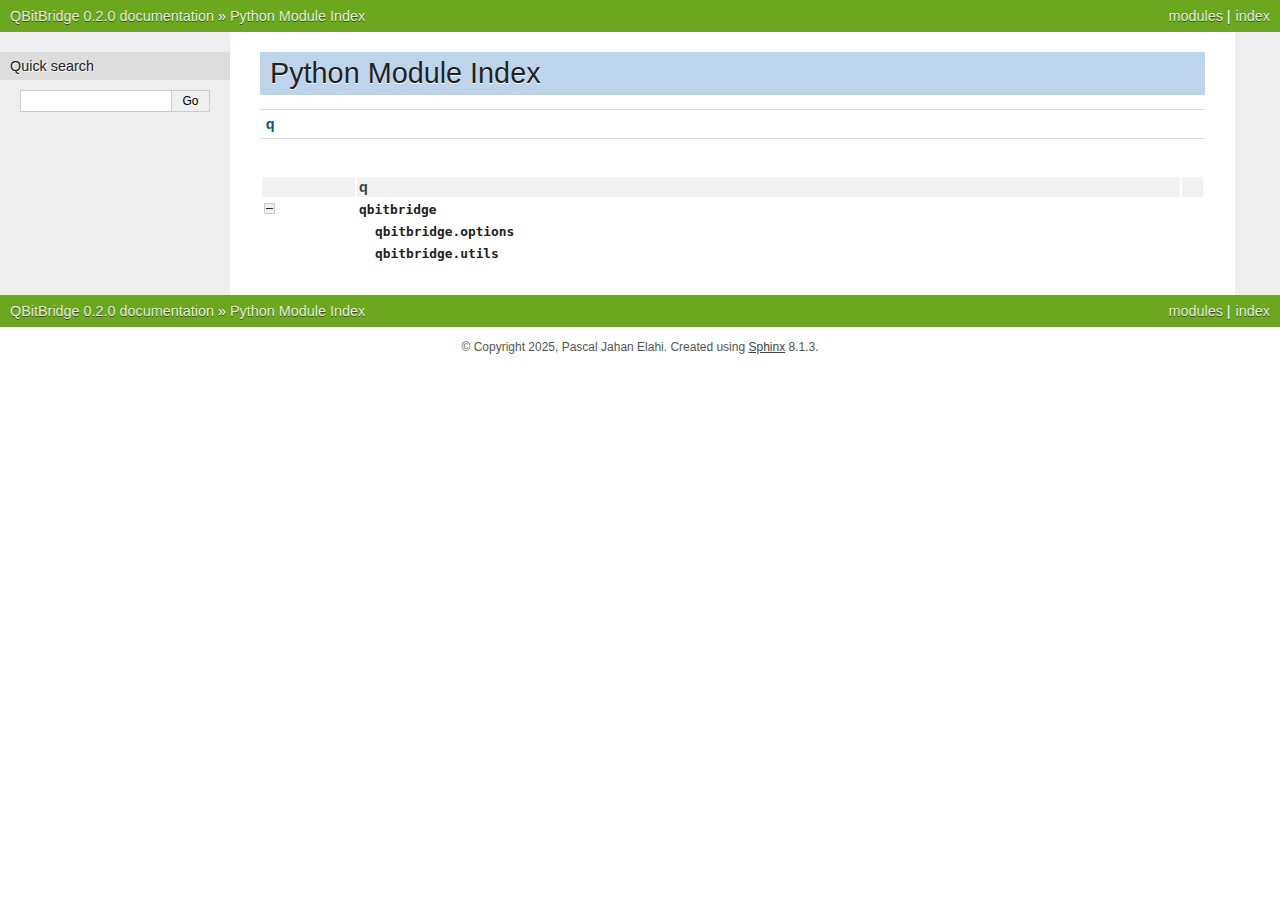
<file: py-modindex.html>
<!DOCTYPE html>

<html lang="en" data-content_root="./">
  <head>
    <meta charset="utf-8" />
    <meta name="viewport" content="width=device-width, initial-scale=1.0" />
    <title>Python Module Index &#8212; QBitBridge 0.2.0 documentation</title>
    <link rel="stylesheet" type="text/css" href="_static/pygments.css?v=8f2a1f02" />
    <link rel="stylesheet" type="text/css" href="_static/nature.css?v=279e0f84" />
    <link rel="stylesheet" type="text/css" href="_static/graphviz.css?v=4ae1632d" />
    <script src="_static/documentation_options.js?v=938c9ccc"></script>
    <script src="_static/doctools.js?v=9bcbadda"></script>
    <script src="_static/sphinx_highlight.js?v=dc90522c"></script>
    <link rel="index" title="Index" href="genindex.html" />
    <link rel="search" title="Search" href="search.html" />
 


  </head><body>
    <div class="related" role="navigation" aria-label="Related">
      <h3>Navigation</h3>
      <ul>
        <li class="right" style="margin-right: 10px">
          <a href="genindex.html" title="General Index"
             accesskey="I">index</a></li>
        <li class="right" >
          <a href="#" title="Python Module Index"
             >modules</a> |</li>
        <li class="nav-item nav-item-0"><a href="index.html">QBitBridge 0.2.0 documentation</a> &#187;</li>
        <li class="nav-item nav-item-this"><a href="">Python Module Index</a></li> 
      </ul>
    </div>  

    <div class="document">
      <div class="documentwrapper">
        <div class="bodywrapper">
          <div class="body" role="main">
            

   <h1>Python Module Index</h1>

   <div class="modindex-jumpbox">
   <a href="#cap-q"><strong>q</strong></a>
   </div>

   <table class="indextable modindextable">
     <tr class="pcap"><td></td><td>&#160;</td><td></td></tr>
     <tr class="cap" id="cap-q"><td></td><td>
       <strong>q</strong></td><td></td></tr>
     <tr>
       <td><img src="_static/minus.png" class="toggler"
              id="toggle-1" style="display: none" alt="-" /></td>
       <td>
       <code class="xref">qbitbridge</code></td><td>
       <em></em></td></tr>
     <tr class="cg-1">
       <td></td>
       <td>&#160;&#160;&#160;
       <a href="qbitbridge.html#module-qbitbridge.options"><code class="xref">qbitbridge.options</code></a></td><td>
       <em></em></td></tr>
     <tr class="cg-1">
       <td></td>
       <td>&#160;&#160;&#160;
       <a href="qbitbridge.html#module-qbitbridge.utils"><code class="xref">qbitbridge.utils</code></a></td><td>
       <em></em></td></tr>
   </table>


            <div class="clearer"></div>
          </div>
        </div>
      </div>
      <div class="sphinxsidebar" role="navigation" aria-label="Main">
        <div class="sphinxsidebarwrapper">
<search id="searchbox" style="display: none" role="search">
  <h3 id="searchlabel">Quick search</h3>
    <div class="searchformwrapper">
    <form class="search" action="search.html" method="get">
      <input type="text" name="q" aria-labelledby="searchlabel" autocomplete="off" autocorrect="off" autocapitalize="off" spellcheck="false"/>
      <input type="submit" value="Go" />
    </form>
    </div>
</search>
<script>document.getElementById('searchbox').style.display = "block"</script>
        </div>
      </div>
      <div class="clearer"></div>
    </div>
    <div class="related" role="navigation" aria-label="Related">
      <h3>Navigation</h3>
      <ul>
        <li class="right" style="margin-right: 10px">
          <a href="genindex.html" title="General Index"
             >index</a></li>
        <li class="right" >
          <a href="#" title="Python Module Index"
             >modules</a> |</li>
        <li class="nav-item nav-item-0"><a href="index.html">QBitBridge 0.2.0 documentation</a> &#187;</li>
        <li class="nav-item nav-item-this"><a href="">Python Module Index</a></li> 
      </ul>
    </div>
    <div class="footer" role="contentinfo">
    &#169; Copyright 2025, Pascal Jahan Elahi.
      Created using <a href="https://www.sphinx-doc.org/">Sphinx</a> 8.1.3.
    </div>
  </body>
</html>
</file>
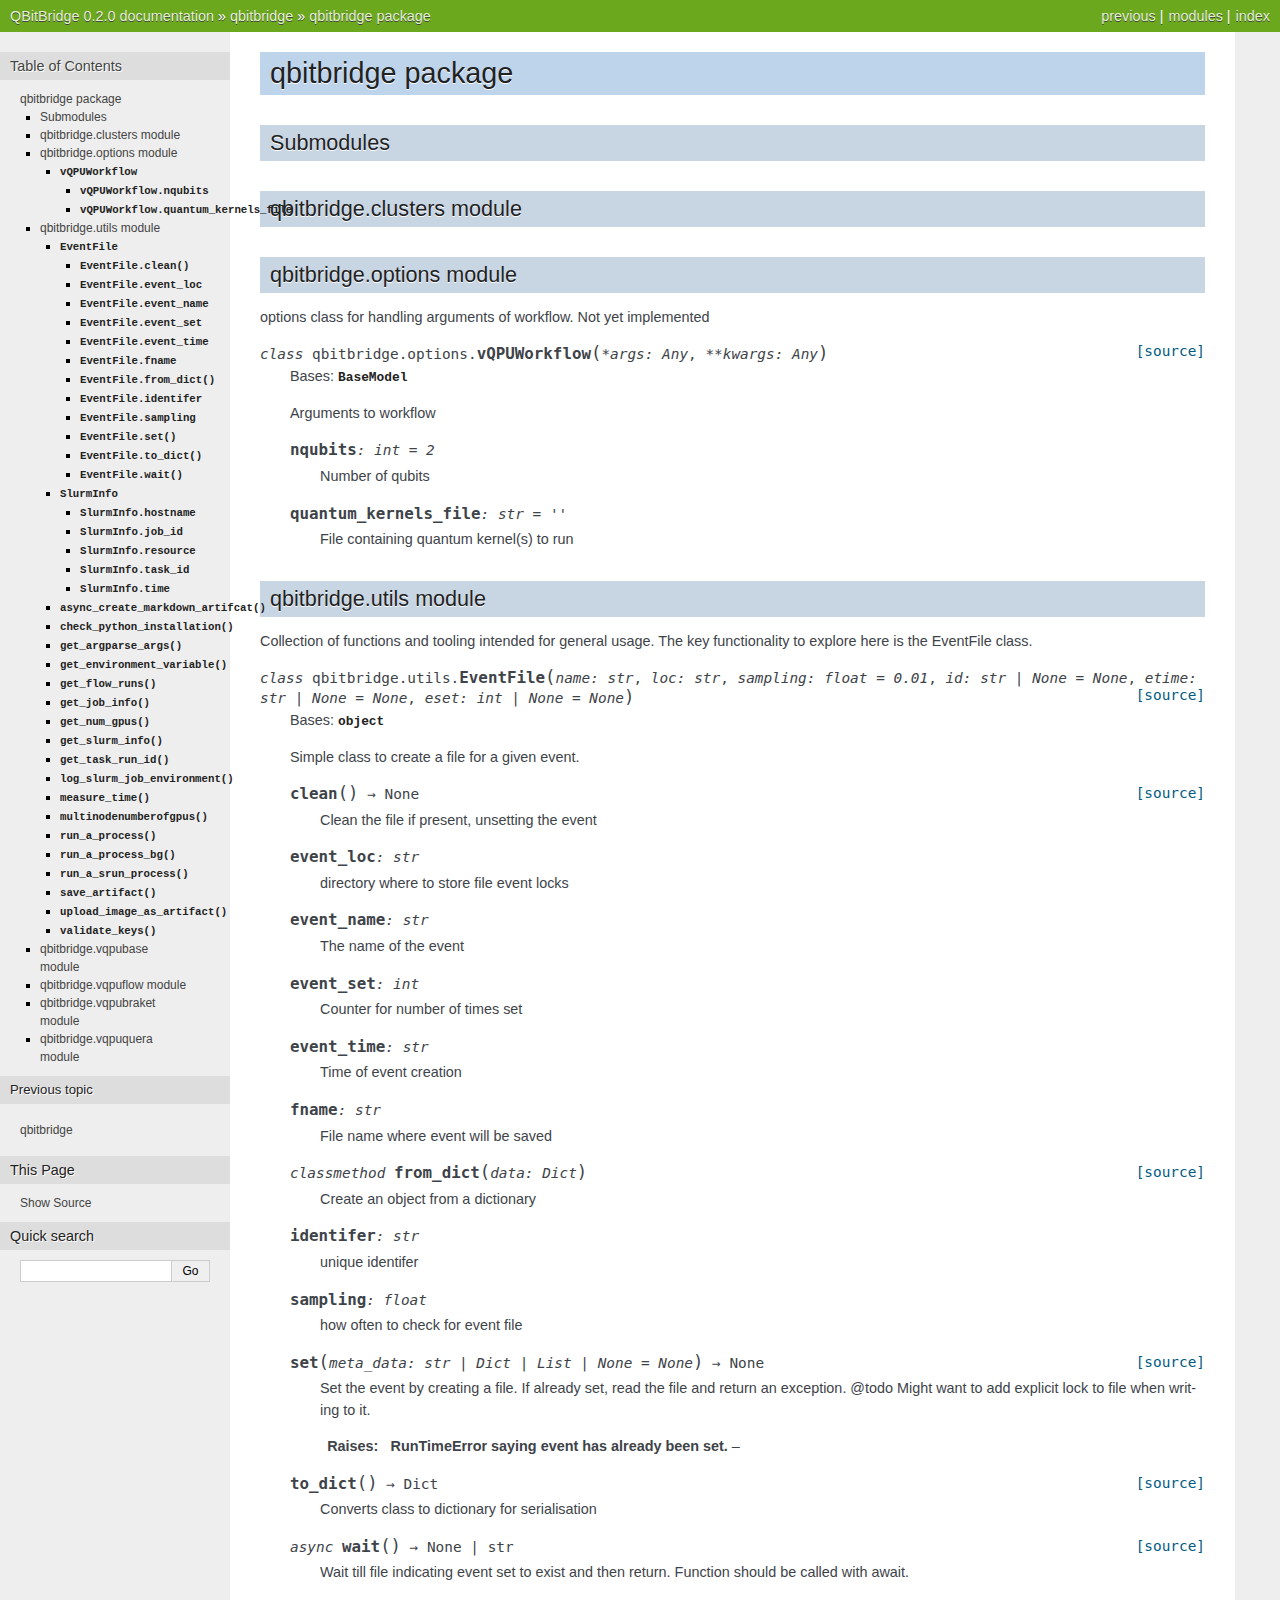
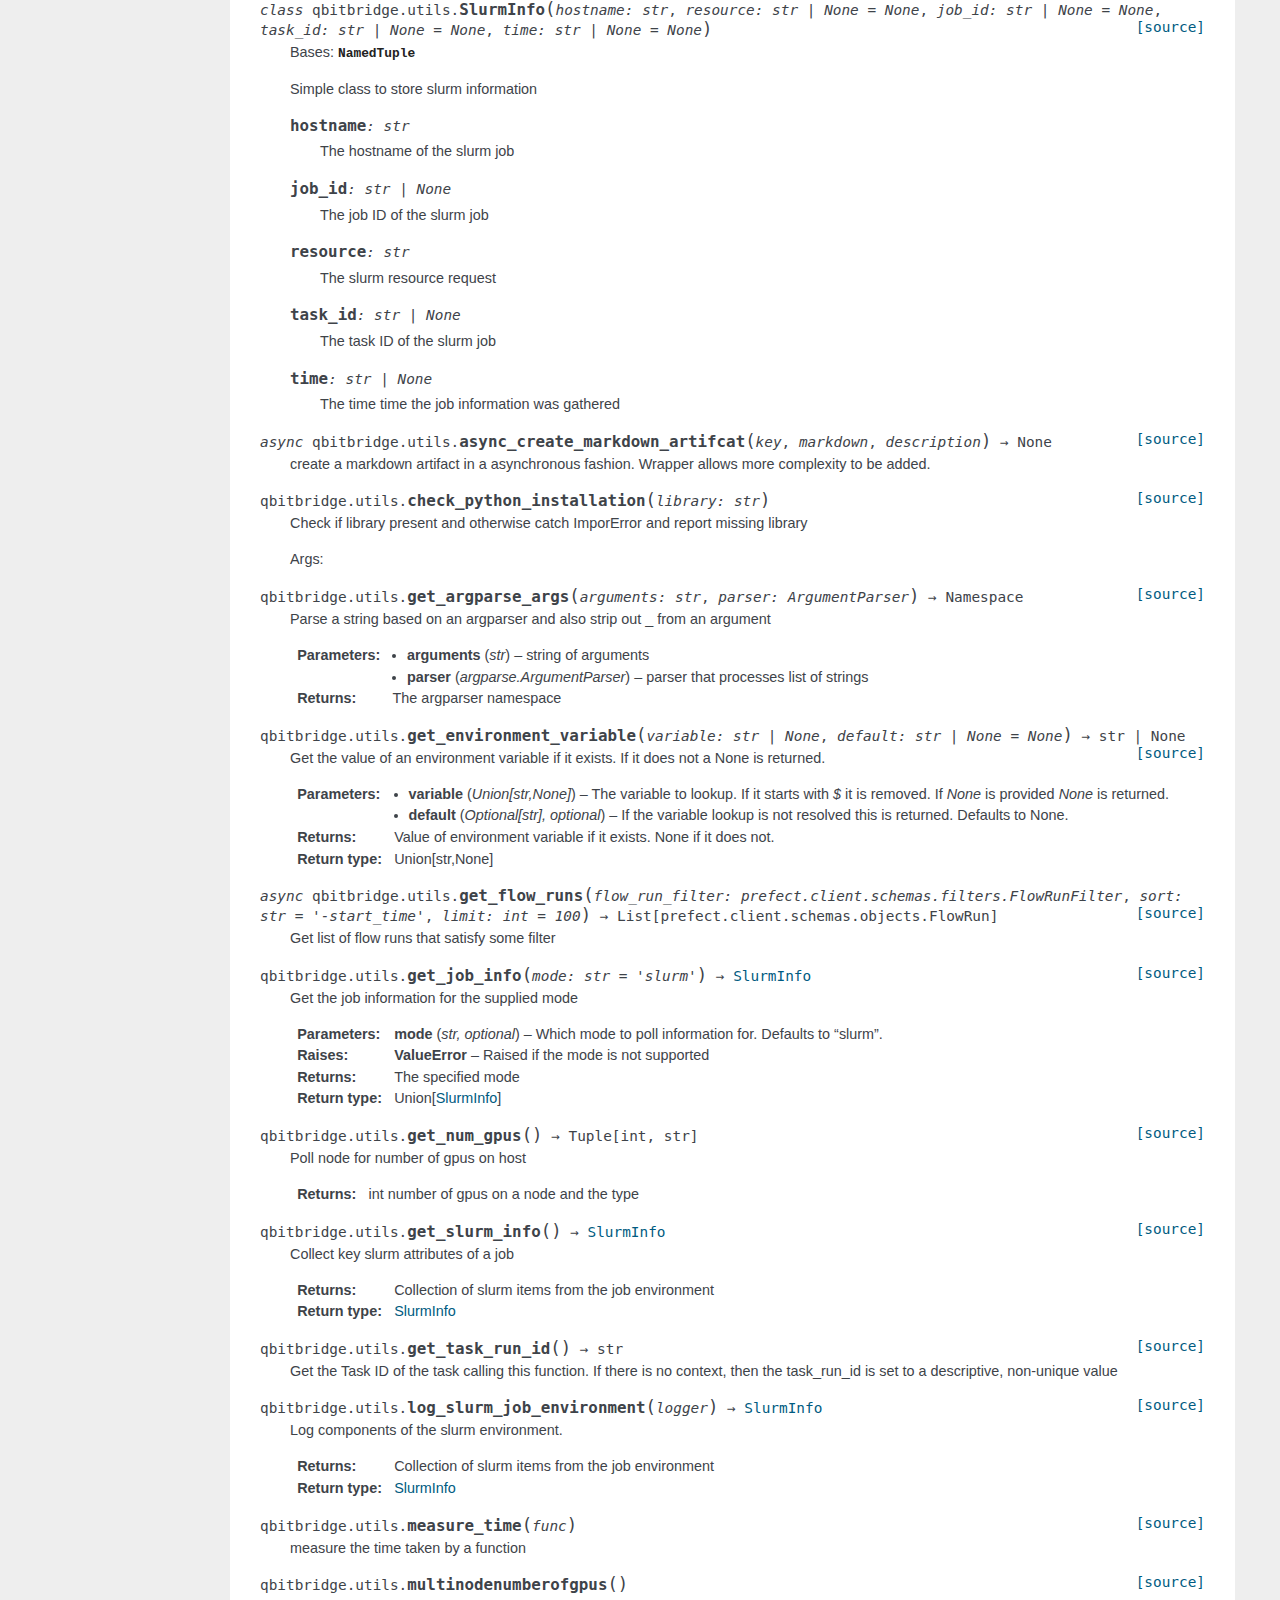
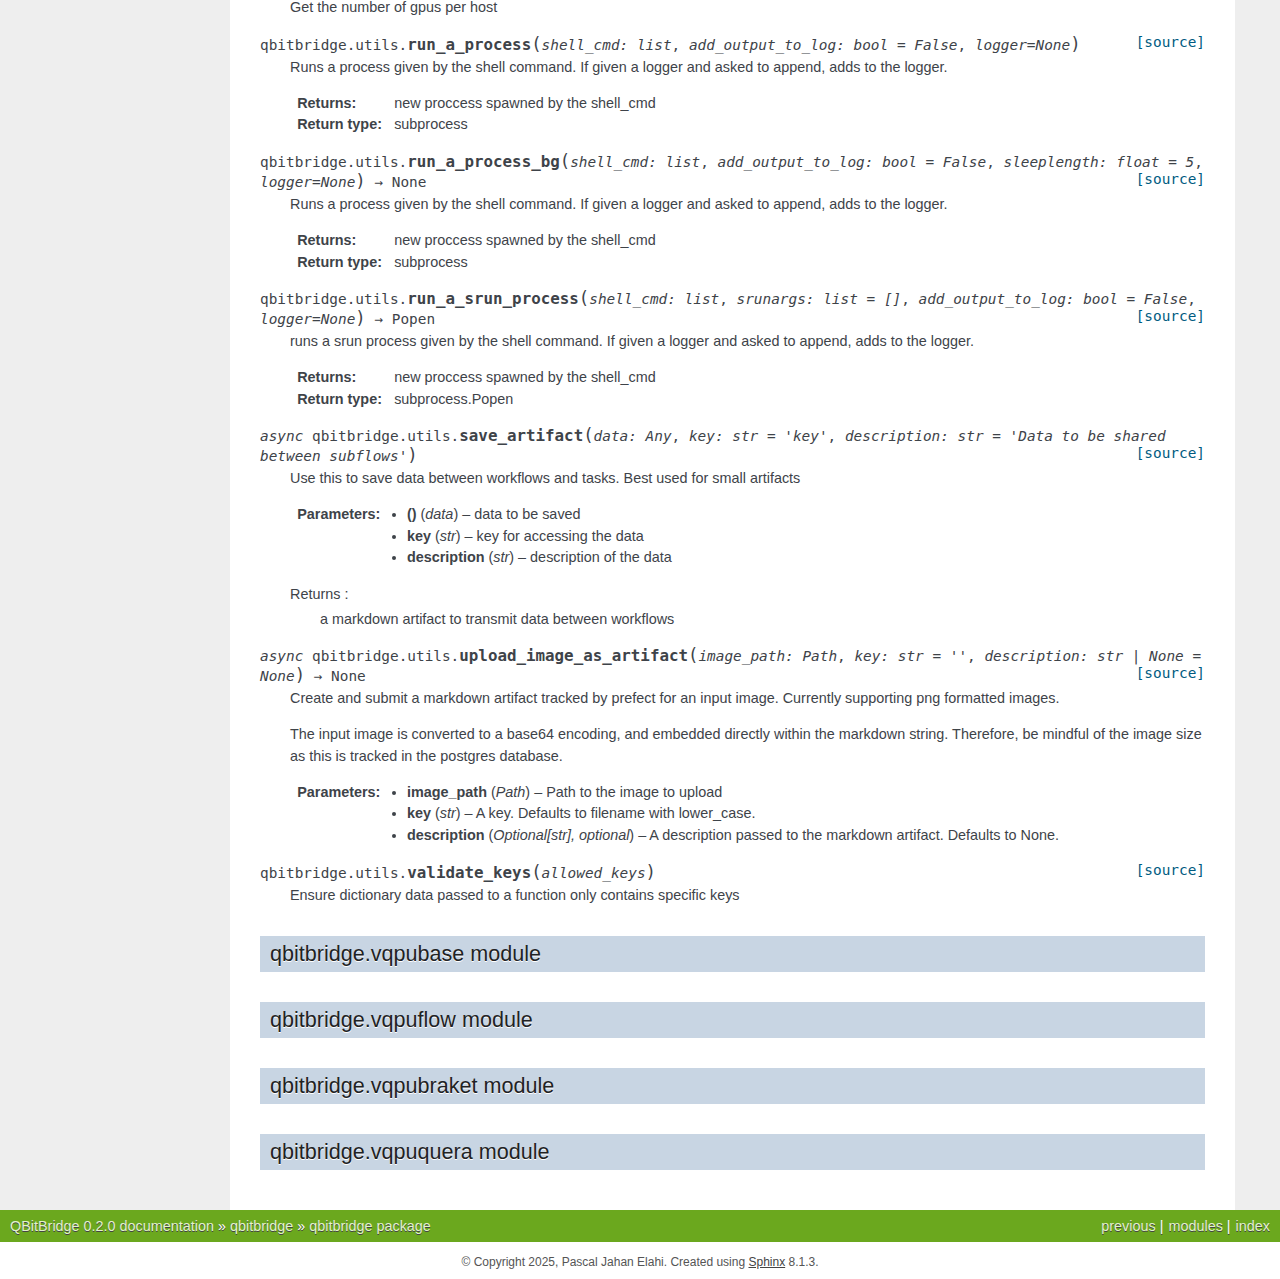
<file: qbitbridge.html>
<!DOCTYPE html>

<html lang="en" data-content_root="./">
  <head>
    <meta charset="utf-8" />
    <meta name="viewport" content="width=device-width, initial-scale=1.0" /><meta name="viewport" content="width=device-width, initial-scale=1" />

    <title>qbitbridge package &#8212; QBitBridge 0.2.0 documentation</title>
    <link rel="stylesheet" type="text/css" href="_static/pygments.css?v=8f2a1f02" />
    <link rel="stylesheet" type="text/css" href="_static/nature.css?v=279e0f84" />
    <link rel="stylesheet" type="text/css" href="_static/graphviz.css?v=4ae1632d" />
    <script src="_static/documentation_options.js?v=938c9ccc"></script>
    <script src="_static/doctools.js?v=9bcbadda"></script>
    <script src="_static/sphinx_highlight.js?v=dc90522c"></script>
    <link rel="index" title="Index" href="genindex.html" />
    <link rel="search" title="Search" href="search.html" />
    <link rel="prev" title="qbitbridge" href="modules.html" /> 
  </head><body>
    <div class="related" role="navigation" aria-label="Related">
      <h3>Navigation</h3>
      <ul>
        <li class="right" style="margin-right: 10px">
          <a href="genindex.html" title="General Index"
             accesskey="I">index</a></li>
        <li class="right" >
          <a href="py-modindex.html" title="Python Module Index"
             >modules</a> |</li>
        <li class="right" >
          <a href="modules.html" title="qbitbridge"
             accesskey="P">previous</a> |</li>
        <li class="nav-item nav-item-0"><a href="index.html">QBitBridge 0.2.0 documentation</a> &#187;</li>
          <li class="nav-item nav-item-1"><a href="modules.html" accesskey="U">qbitbridge</a> &#187;</li>
        <li class="nav-item nav-item-this"><a href="">qbitbridge package</a></li> 
      </ul>
    </div>  

    <div class="document">
      <div class="documentwrapper">
        <div class="bodywrapper">
          <div class="body" role="main">
            
  <section id="qbitbridge-package">
<h1>qbitbridge package<a class="headerlink" href="#qbitbridge-package" title="Link to this heading">¶</a></h1>
<section id="submodules">
<h2>Submodules<a class="headerlink" href="#submodules" title="Link to this heading">¶</a></h2>
</section>
<section id="qbitbridge-clusters-module">
<h2>qbitbridge.clusters module<a class="headerlink" href="#qbitbridge-clusters-module" title="Link to this heading">¶</a></h2>
</section>
<section id="module-qbitbridge.options">
<span id="qbitbridge-options-module"></span><h2>qbitbridge.options module<a class="headerlink" href="#module-qbitbridge.options" title="Link to this heading">¶</a></h2>
<p>options class for handling arguments of workflow. Not yet implemented</p>
<dl class="py class">
<dt class="sig sig-object py" id="qbitbridge.options.vQPUWorkflow">
<em class="property"><span class="pre">class</span><span class="w"> </span></em><span class="sig-prename descclassname"><span class="pre">qbitbridge.options.</span></span><span class="sig-name descname"><span class="pre">vQPUWorkflow</span></span><span class="sig-paren">(</span><em class="sig-param"><span class="o"><span class="pre">*</span></span><span class="n"><span class="pre">args</span></span><span class="p"><span class="pre">:</span></span><span class="w"> </span><span class="n"><span class="pre">Any</span></span></em>, <em class="sig-param"><span class="o"><span class="pre">**</span></span><span class="n"><span class="pre">kwargs</span></span><span class="p"><span class="pre">:</span></span><span class="w"> </span><span class="n"><span class="pre">Any</span></span></em><span class="sig-paren">)</span><a class="reference internal" href="_modules/qbitbridge/options.html#vQPUWorkflow"><span class="viewcode-link"><span class="pre">[source]</span></span></a><a class="headerlink" href="#qbitbridge.options.vQPUWorkflow" title="Link to this definition">¶</a></dt>
<dd><p>Bases: <code class="xref py py-class docutils literal notranslate"><span class="pre">BaseModel</span></code></p>
<p>Arguments to workflow</p>
<dl class="py attribute">
<dt class="sig sig-object py" id="qbitbridge.options.vQPUWorkflow.nqubits">
<span class="sig-name descname"><span class="pre">nqubits</span></span><em class="property"><span class="p"><span class="pre">:</span></span><span class="w"> </span><span class="pre">int</span></em><em class="property"><span class="w"> </span><span class="p"><span class="pre">=</span></span><span class="w"> </span><span class="pre">2</span></em><a class="headerlink" href="#qbitbridge.options.vQPUWorkflow.nqubits" title="Link to this definition">¶</a></dt>
<dd><p>Number of qubits</p>
</dd></dl>

<dl class="py attribute">
<dt class="sig sig-object py" id="qbitbridge.options.vQPUWorkflow.quantum_kernels_file">
<span class="sig-name descname"><span class="pre">quantum_kernels_file</span></span><em class="property"><span class="p"><span class="pre">:</span></span><span class="w"> </span><span class="pre">str</span></em><em class="property"><span class="w"> </span><span class="p"><span class="pre">=</span></span><span class="w"> </span><span class="pre">''</span></em><a class="headerlink" href="#qbitbridge.options.vQPUWorkflow.quantum_kernels_file" title="Link to this definition">¶</a></dt>
<dd><p>File containing quantum kernel(s) to run</p>
</dd></dl>

</dd></dl>

</section>
<section id="module-qbitbridge.utils">
<span id="qbitbridge-utils-module"></span><h2>qbitbridge.utils module<a class="headerlink" href="#module-qbitbridge.utils" title="Link to this heading">¶</a></h2>
<p>Collection of functions and tooling intended for general usage.
The key functionality to explore here is the EventFile class.</p>
<dl class="py class">
<dt class="sig sig-object py" id="qbitbridge.utils.EventFile">
<em class="property"><span class="pre">class</span><span class="w"> </span></em><span class="sig-prename descclassname"><span class="pre">qbitbridge.utils.</span></span><span class="sig-name descname"><span class="pre">EventFile</span></span><span class="sig-paren">(</span><em class="sig-param"><span class="n"><span class="pre">name</span></span><span class="p"><span class="pre">:</span></span><span class="w"> </span><span class="n"><span class="pre">str</span></span></em>, <em class="sig-param"><span class="n"><span class="pre">loc</span></span><span class="p"><span class="pre">:</span></span><span class="w"> </span><span class="n"><span class="pre">str</span></span></em>, <em class="sig-param"><span class="n"><span class="pre">sampling</span></span><span class="p"><span class="pre">:</span></span><span class="w"> </span><span class="n"><span class="pre">float</span></span><span class="w"> </span><span class="o"><span class="pre">=</span></span><span class="w"> </span><span class="default_value"><span class="pre">0.01</span></span></em>, <em class="sig-param"><span class="n"><span class="pre">id</span></span><span class="p"><span class="pre">:</span></span><span class="w"> </span><span class="n"><span class="pre">str</span><span class="w"> </span><span class="p"><span class="pre">|</span></span><span class="w"> </span><span class="pre">None</span></span><span class="w"> </span><span class="o"><span class="pre">=</span></span><span class="w"> </span><span class="default_value"><span class="pre">None</span></span></em>, <em class="sig-param"><span class="n"><span class="pre">etime</span></span><span class="p"><span class="pre">:</span></span><span class="w"> </span><span class="n"><span class="pre">str</span><span class="w"> </span><span class="p"><span class="pre">|</span></span><span class="w"> </span><span class="pre">None</span></span><span class="w"> </span><span class="o"><span class="pre">=</span></span><span class="w"> </span><span class="default_value"><span class="pre">None</span></span></em>, <em class="sig-param"><span class="n"><span class="pre">eset</span></span><span class="p"><span class="pre">:</span></span><span class="w"> </span><span class="n"><span class="pre">int</span><span class="w"> </span><span class="p"><span class="pre">|</span></span><span class="w"> </span><span class="pre">None</span></span><span class="w"> </span><span class="o"><span class="pre">=</span></span><span class="w"> </span><span class="default_value"><span class="pre">None</span></span></em><span class="sig-paren">)</span><a class="reference internal" href="_modules/qbitbridge/utils.html#EventFile"><span class="viewcode-link"><span class="pre">[source]</span></span></a><a class="headerlink" href="#qbitbridge.utils.EventFile" title="Link to this definition">¶</a></dt>
<dd><p>Bases: <code class="xref py py-class docutils literal notranslate"><span class="pre">object</span></code></p>
<p>Simple class to create a file for a given event.</p>
<dl class="py method">
<dt class="sig sig-object py" id="qbitbridge.utils.EventFile.clean">
<span class="sig-name descname"><span class="pre">clean</span></span><span class="sig-paren">(</span><span class="sig-paren">)</span> <span class="sig-return"><span class="sig-return-icon">&#x2192;</span> <span class="sig-return-typehint"><span class="pre">None</span></span></span><a class="reference internal" href="_modules/qbitbridge/utils.html#EventFile.clean"><span class="viewcode-link"><span class="pre">[source]</span></span></a><a class="headerlink" href="#qbitbridge.utils.EventFile.clean" title="Link to this definition">¶</a></dt>
<dd><p>Clean the file if present, unsetting the event</p>
</dd></dl>

<dl class="py attribute">
<dt class="sig sig-object py" id="qbitbridge.utils.EventFile.event_loc">
<span class="sig-name descname"><span class="pre">event_loc</span></span><em class="property"><span class="p"><span class="pre">:</span></span><span class="w"> </span><span class="pre">str</span></em><a class="headerlink" href="#qbitbridge.utils.EventFile.event_loc" title="Link to this definition">¶</a></dt>
<dd><p>directory where to store file event locks</p>
</dd></dl>

<dl class="py attribute">
<dt class="sig sig-object py" id="qbitbridge.utils.EventFile.event_name">
<span class="sig-name descname"><span class="pre">event_name</span></span><em class="property"><span class="p"><span class="pre">:</span></span><span class="w"> </span><span class="pre">str</span></em><a class="headerlink" href="#qbitbridge.utils.EventFile.event_name" title="Link to this definition">¶</a></dt>
<dd><p>The name of the event</p>
</dd></dl>

<dl class="py attribute">
<dt class="sig sig-object py" id="qbitbridge.utils.EventFile.event_set">
<span class="sig-name descname"><span class="pre">event_set</span></span><em class="property"><span class="p"><span class="pre">:</span></span><span class="w"> </span><span class="pre">int</span></em><a class="headerlink" href="#qbitbridge.utils.EventFile.event_set" title="Link to this definition">¶</a></dt>
<dd><p>Counter for number of times set</p>
</dd></dl>

<dl class="py attribute">
<dt class="sig sig-object py" id="qbitbridge.utils.EventFile.event_time">
<span class="sig-name descname"><span class="pre">event_time</span></span><em class="property"><span class="p"><span class="pre">:</span></span><span class="w"> </span><span class="pre">str</span></em><a class="headerlink" href="#qbitbridge.utils.EventFile.event_time" title="Link to this definition">¶</a></dt>
<dd><p>Time of event creation</p>
</dd></dl>

<dl class="py attribute">
<dt class="sig sig-object py" id="qbitbridge.utils.EventFile.fname">
<span class="sig-name descname"><span class="pre">fname</span></span><em class="property"><span class="p"><span class="pre">:</span></span><span class="w"> </span><span class="pre">str</span></em><a class="headerlink" href="#qbitbridge.utils.EventFile.fname" title="Link to this definition">¶</a></dt>
<dd><p>File name where event will be saved</p>
</dd></dl>

<dl class="py method">
<dt class="sig sig-object py" id="qbitbridge.utils.EventFile.from_dict">
<em class="property"><span class="pre">classmethod</span><span class="w"> </span></em><span class="sig-name descname"><span class="pre">from_dict</span></span><span class="sig-paren">(</span><em class="sig-param"><span class="n"><span class="pre">data</span></span><span class="p"><span class="pre">:</span></span><span class="w"> </span><span class="n"><span class="pre">Dict</span></span></em><span class="sig-paren">)</span><a class="reference internal" href="_modules/qbitbridge/utils.html#EventFile.from_dict"><span class="viewcode-link"><span class="pre">[source]</span></span></a><a class="headerlink" href="#qbitbridge.utils.EventFile.from_dict" title="Link to this definition">¶</a></dt>
<dd><p>Create an object from a dictionary</p>
</dd></dl>

<dl class="py attribute">
<dt class="sig sig-object py" id="qbitbridge.utils.EventFile.identifer">
<span class="sig-name descname"><span class="pre">identifer</span></span><em class="property"><span class="p"><span class="pre">:</span></span><span class="w"> </span><span class="pre">str</span></em><a class="headerlink" href="#qbitbridge.utils.EventFile.identifer" title="Link to this definition">¶</a></dt>
<dd><p>unique identifer</p>
</dd></dl>

<dl class="py attribute">
<dt class="sig sig-object py" id="qbitbridge.utils.EventFile.sampling">
<span class="sig-name descname"><span class="pre">sampling</span></span><em class="property"><span class="p"><span class="pre">:</span></span><span class="w"> </span><span class="pre">float</span></em><a class="headerlink" href="#qbitbridge.utils.EventFile.sampling" title="Link to this definition">¶</a></dt>
<dd><p>how often to check for event file</p>
</dd></dl>

<dl class="py method">
<dt class="sig sig-object py" id="qbitbridge.utils.EventFile.set">
<span class="sig-name descname"><span class="pre">set</span></span><span class="sig-paren">(</span><em class="sig-param"><span class="n"><span class="pre">meta_data</span></span><span class="p"><span class="pre">:</span></span><span class="w"> </span><span class="n"><span class="pre">str</span><span class="w"> </span><span class="p"><span class="pre">|</span></span><span class="w"> </span><span class="pre">Dict</span><span class="w"> </span><span class="p"><span class="pre">|</span></span><span class="w"> </span><span class="pre">List</span><span class="w"> </span><span class="p"><span class="pre">|</span></span><span class="w"> </span><span class="pre">None</span></span><span class="w"> </span><span class="o"><span class="pre">=</span></span><span class="w"> </span><span class="default_value"><span class="pre">None</span></span></em><span class="sig-paren">)</span> <span class="sig-return"><span class="sig-return-icon">&#x2192;</span> <span class="sig-return-typehint"><span class="pre">None</span></span></span><a class="reference internal" href="_modules/qbitbridge/utils.html#EventFile.set"><span class="viewcode-link"><span class="pre">[source]</span></span></a><a class="headerlink" href="#qbitbridge.utils.EventFile.set" title="Link to this definition">¶</a></dt>
<dd><p>Set the event by creating a file. If already set,
read the file and return an exception.
&#64;todo Might want to add explicit lock to file when writing to it.</p>
<dl class="field-list simple">
<dt class="field-odd">Raises<span class="colon">:</span></dt>
<dd class="field-odd"><p><strong>RunTimeError saying event has already been set.</strong> – </p>
</dd>
</dl>
</dd></dl>

<dl class="py method">
<dt class="sig sig-object py" id="qbitbridge.utils.EventFile.to_dict">
<span class="sig-name descname"><span class="pre">to_dict</span></span><span class="sig-paren">(</span><span class="sig-paren">)</span> <span class="sig-return"><span class="sig-return-icon">&#x2192;</span> <span class="sig-return-typehint"><span class="pre">Dict</span></span></span><a class="reference internal" href="_modules/qbitbridge/utils.html#EventFile.to_dict"><span class="viewcode-link"><span class="pre">[source]</span></span></a><a class="headerlink" href="#qbitbridge.utils.EventFile.to_dict" title="Link to this definition">¶</a></dt>
<dd><p>Converts class to dictionary for serialisation</p>
</dd></dl>

<dl class="py method">
<dt class="sig sig-object py" id="qbitbridge.utils.EventFile.wait">
<em class="property"><span class="pre">async</span><span class="w"> </span></em><span class="sig-name descname"><span class="pre">wait</span></span><span class="sig-paren">(</span><span class="sig-paren">)</span> <span class="sig-return"><span class="sig-return-icon">&#x2192;</span> <span class="sig-return-typehint"><span class="pre">None</span><span class="w"> </span><span class="p"><span class="pre">|</span></span><span class="w"> </span><span class="pre">str</span></span></span><a class="reference internal" href="_modules/qbitbridge/utils.html#EventFile.wait"><span class="viewcode-link"><span class="pre">[source]</span></span></a><a class="headerlink" href="#qbitbridge.utils.EventFile.wait" title="Link to this definition">¶</a></dt>
<dd><p>Wait till file indicating event set to exist
and then return. Function should be called with await.</p>
</dd></dl>

</dd></dl>

<dl class="py class">
<dt class="sig sig-object py" id="qbitbridge.utils.SlurmInfo">
<em class="property"><span class="pre">class</span><span class="w"> </span></em><span class="sig-prename descclassname"><span class="pre">qbitbridge.utils.</span></span><span class="sig-name descname"><span class="pre">SlurmInfo</span></span><span class="sig-paren">(</span><em class="sig-param"><span class="n"><span class="pre">hostname</span></span><span class="p"><span class="pre">:</span></span><span class="w"> </span><span class="n"><span class="pre">str</span></span></em>, <em class="sig-param"><span class="n"><span class="pre">resource</span></span><span class="p"><span class="pre">:</span></span><span class="w"> </span><span class="n"><span class="pre">str</span><span class="w"> </span><span class="p"><span class="pre">|</span></span><span class="w"> </span><span class="pre">None</span></span><span class="w"> </span><span class="o"><span class="pre">=</span></span><span class="w"> </span><span class="default_value"><span class="pre">None</span></span></em>, <em class="sig-param"><span class="n"><span class="pre">job_id</span></span><span class="p"><span class="pre">:</span></span><span class="w"> </span><span class="n"><span class="pre">str</span><span class="w"> </span><span class="p"><span class="pre">|</span></span><span class="w"> </span><span class="pre">None</span></span><span class="w"> </span><span class="o"><span class="pre">=</span></span><span class="w"> </span><span class="default_value"><span class="pre">None</span></span></em>, <em class="sig-param"><span class="n"><span class="pre">task_id</span></span><span class="p"><span class="pre">:</span></span><span class="w"> </span><span class="n"><span class="pre">str</span><span class="w"> </span><span class="p"><span class="pre">|</span></span><span class="w"> </span><span class="pre">None</span></span><span class="w"> </span><span class="o"><span class="pre">=</span></span><span class="w"> </span><span class="default_value"><span class="pre">None</span></span></em>, <em class="sig-param"><span class="n"><span class="pre">time</span></span><span class="p"><span class="pre">:</span></span><span class="w"> </span><span class="n"><span class="pre">str</span><span class="w"> </span><span class="p"><span class="pre">|</span></span><span class="w"> </span><span class="pre">None</span></span><span class="w"> </span><span class="o"><span class="pre">=</span></span><span class="w"> </span><span class="default_value"><span class="pre">None</span></span></em><span class="sig-paren">)</span><a class="reference internal" href="_modules/qbitbridge/utils.html#SlurmInfo"><span class="viewcode-link"><span class="pre">[source]</span></span></a><a class="headerlink" href="#qbitbridge.utils.SlurmInfo" title="Link to this definition">¶</a></dt>
<dd><p>Bases: <code class="xref py py-class docutils literal notranslate"><span class="pre">NamedTuple</span></code></p>
<p>Simple class to store slurm information</p>
<dl class="py attribute">
<dt class="sig sig-object py" id="qbitbridge.utils.SlurmInfo.hostname">
<span class="sig-name descname"><span class="pre">hostname</span></span><em class="property"><span class="p"><span class="pre">:</span></span><span class="w"> </span><span class="pre">str</span></em><a class="headerlink" href="#qbitbridge.utils.SlurmInfo.hostname" title="Link to this definition">¶</a></dt>
<dd><p>The hostname of the slurm job</p>
</dd></dl>

<dl class="py attribute">
<dt class="sig sig-object py" id="qbitbridge.utils.SlurmInfo.job_id">
<span class="sig-name descname"><span class="pre">job_id</span></span><em class="property"><span class="p"><span class="pre">:</span></span><span class="w"> </span><span class="pre">str</span><span class="w"> </span><span class="p"><span class="pre">|</span></span><span class="w"> </span><span class="pre">None</span></em><a class="headerlink" href="#qbitbridge.utils.SlurmInfo.job_id" title="Link to this definition">¶</a></dt>
<dd><p>The job ID of the slurm job</p>
</dd></dl>

<dl class="py attribute">
<dt class="sig sig-object py" id="qbitbridge.utils.SlurmInfo.resource">
<span class="sig-name descname"><span class="pre">resource</span></span><em class="property"><span class="p"><span class="pre">:</span></span><span class="w"> </span><span class="pre">str</span></em><a class="headerlink" href="#qbitbridge.utils.SlurmInfo.resource" title="Link to this definition">¶</a></dt>
<dd><p>The slurm resource request</p>
</dd></dl>

<dl class="py attribute">
<dt class="sig sig-object py" id="qbitbridge.utils.SlurmInfo.task_id">
<span class="sig-name descname"><span class="pre">task_id</span></span><em class="property"><span class="p"><span class="pre">:</span></span><span class="w"> </span><span class="pre">str</span><span class="w"> </span><span class="p"><span class="pre">|</span></span><span class="w"> </span><span class="pre">None</span></em><a class="headerlink" href="#qbitbridge.utils.SlurmInfo.task_id" title="Link to this definition">¶</a></dt>
<dd><p>The task ID of the slurm job</p>
</dd></dl>

<dl class="py attribute">
<dt class="sig sig-object py" id="qbitbridge.utils.SlurmInfo.time">
<span class="sig-name descname"><span class="pre">time</span></span><em class="property"><span class="p"><span class="pre">:</span></span><span class="w"> </span><span class="pre">str</span><span class="w"> </span><span class="p"><span class="pre">|</span></span><span class="w"> </span><span class="pre">None</span></em><a class="headerlink" href="#qbitbridge.utils.SlurmInfo.time" title="Link to this definition">¶</a></dt>
<dd><p>The time time the job information was gathered</p>
</dd></dl>

</dd></dl>

<dl class="py function">
<dt class="sig sig-object py" id="qbitbridge.utils.async_create_markdown_artifcat">
<em class="property"><span class="k"><span class="pre">async</span></span><span class="w"> </span></em><span class="sig-prename descclassname"><span class="pre">qbitbridge.utils.</span></span><span class="sig-name descname"><span class="pre">async_create_markdown_artifcat</span></span><span class="sig-paren">(</span><em class="sig-param"><span class="n"><span class="pre">key</span></span></em>, <em class="sig-param"><span class="n"><span class="pre">markdown</span></span></em>, <em class="sig-param"><span class="n"><span class="pre">description</span></span></em><span class="sig-paren">)</span> <span class="sig-return"><span class="sig-return-icon">&#x2192;</span> <span class="sig-return-typehint"><span class="pre">None</span></span></span><a class="reference internal" href="_modules/qbitbridge/utils.html#async_create_markdown_artifcat"><span class="viewcode-link"><span class="pre">[source]</span></span></a><a class="headerlink" href="#qbitbridge.utils.async_create_markdown_artifcat" title="Link to this definition">¶</a></dt>
<dd><p>create a markdown artifact in a asynchronous fashion.
Wrapper allows more complexity to be added.</p>
</dd></dl>

<dl class="py function">
<dt class="sig sig-object py" id="qbitbridge.utils.check_python_installation">
<span class="sig-prename descclassname"><span class="pre">qbitbridge.utils.</span></span><span class="sig-name descname"><span class="pre">check_python_installation</span></span><span class="sig-paren">(</span><em class="sig-param"><span class="n"><span class="pre">library</span></span><span class="p"><span class="pre">:</span></span><span class="w"> </span><span class="n"><span class="pre">str</span></span></em><span class="sig-paren">)</span><a class="reference internal" href="_modules/qbitbridge/utils.html#check_python_installation"><span class="viewcode-link"><span class="pre">[source]</span></span></a><a class="headerlink" href="#qbitbridge.utils.check_python_installation" title="Link to this definition">¶</a></dt>
<dd><p>Check if library present and otherwise catch ImporError
and report missing library</p>
<p>Args:</p>
</dd></dl>

<dl class="py function">
<dt class="sig sig-object py" id="qbitbridge.utils.get_argparse_args">
<span class="sig-prename descclassname"><span class="pre">qbitbridge.utils.</span></span><span class="sig-name descname"><span class="pre">get_argparse_args</span></span><span class="sig-paren">(</span><em class="sig-param"><span class="n"><span class="pre">arguments</span></span><span class="p"><span class="pre">:</span></span><span class="w"> </span><span class="n"><span class="pre">str</span></span></em>, <em class="sig-param"><span class="n"><span class="pre">parser</span></span><span class="p"><span class="pre">:</span></span><span class="w"> </span><span class="n"><span class="pre">ArgumentParser</span></span></em><span class="sig-paren">)</span> <span class="sig-return"><span class="sig-return-icon">&#x2192;</span> <span class="sig-return-typehint"><span class="pre">Namespace</span></span></span><a class="reference internal" href="_modules/qbitbridge/utils.html#get_argparse_args"><span class="viewcode-link"><span class="pre">[source]</span></span></a><a class="headerlink" href="#qbitbridge.utils.get_argparse_args" title="Link to this definition">¶</a></dt>
<dd><p>Parse a string based on an argparser and also strip out _ from an argument</p>
<dl class="field-list simple">
<dt class="field-odd">Parameters<span class="colon">:</span></dt>
<dd class="field-odd"><ul class="simple">
<li><p><strong>arguments</strong> (<em>str</em>) – string of arguments</p></li>
<li><p><strong>parser</strong> (<em>argparse.ArgumentParser</em>) – parser that processes list of strings</p></li>
</ul>
</dd>
<dt class="field-even">Returns<span class="colon">:</span></dt>
<dd class="field-even"><p>The argparser namespace</p>
</dd>
</dl>
</dd></dl>

<dl class="py function">
<dt class="sig sig-object py" id="qbitbridge.utils.get_environment_variable">
<span class="sig-prename descclassname"><span class="pre">qbitbridge.utils.</span></span><span class="sig-name descname"><span class="pre">get_environment_variable</span></span><span class="sig-paren">(</span><em class="sig-param"><span class="n"><span class="pre">variable</span></span><span class="p"><span class="pre">:</span></span><span class="w"> </span><span class="n"><span class="pre">str</span><span class="w"> </span><span class="p"><span class="pre">|</span></span><span class="w"> </span><span class="pre">None</span></span></em>, <em class="sig-param"><span class="n"><span class="pre">default</span></span><span class="p"><span class="pre">:</span></span><span class="w"> </span><span class="n"><span class="pre">str</span><span class="w"> </span><span class="p"><span class="pre">|</span></span><span class="w"> </span><span class="pre">None</span></span><span class="w"> </span><span class="o"><span class="pre">=</span></span><span class="w"> </span><span class="default_value"><span class="pre">None</span></span></em><span class="sig-paren">)</span> <span class="sig-return"><span class="sig-return-icon">&#x2192;</span> <span class="sig-return-typehint"><span class="pre">str</span><span class="w"> </span><span class="p"><span class="pre">|</span></span><span class="w"> </span><span class="pre">None</span></span></span><a class="reference internal" href="_modules/qbitbridge/utils.html#get_environment_variable"><span class="viewcode-link"><span class="pre">[source]</span></span></a><a class="headerlink" href="#qbitbridge.utils.get_environment_variable" title="Link to this definition">¶</a></dt>
<dd><p>Get the value of an environment variable if it exists. If it does not
a None is returned.</p>
<dl class="field-list simple">
<dt class="field-odd">Parameters<span class="colon">:</span></dt>
<dd class="field-odd"><ul class="simple">
<li><p><strong>variable</strong> (<em>Union</em><em>[</em><em>str</em><em>,</em><em>None</em><em>]</em>) – The variable to lookup. If it starts with <cite>$</cite> it is removed. If <cite>None</cite> is provided <cite>None</cite> is returned.</p></li>
<li><p><strong>default</strong> (<em>Optional</em><em>[</em><em>str</em><em>]</em><em>, </em><em>optional</em>) – If the variable lookup is not resolved this is returned. Defaults to None.</p></li>
</ul>
</dd>
<dt class="field-even">Returns<span class="colon">:</span></dt>
<dd class="field-even"><p>Value of environment variable if it exists. None if it does not.</p>
</dd>
<dt class="field-odd">Return type<span class="colon">:</span></dt>
<dd class="field-odd"><p>Union[str,None]</p>
</dd>
</dl>
</dd></dl>

<dl class="py function">
<dt class="sig sig-object py" id="qbitbridge.utils.get_flow_runs">
<em class="property"><span class="k"><span class="pre">async</span></span><span class="w"> </span></em><span class="sig-prename descclassname"><span class="pre">qbitbridge.utils.</span></span><span class="sig-name descname"><span class="pre">get_flow_runs</span></span><span class="sig-paren">(</span><em class="sig-param"><span class="n"><span class="pre">flow_run_filter</span></span><span class="p"><span class="pre">:</span></span><span class="w"> </span><span class="n"><span class="pre">prefect.client.schemas.filters.FlowRunFilter</span></span></em>, <em class="sig-param"><span class="n"><span class="pre">sort</span></span><span class="p"><span class="pre">:</span></span><span class="w"> </span><span class="n"><span class="pre">str</span></span><span class="w"> </span><span class="o"><span class="pre">=</span></span><span class="w"> </span><span class="default_value"><span class="pre">'-start_time'</span></span></em>, <em class="sig-param"><span class="n"><span class="pre">limit</span></span><span class="p"><span class="pre">:</span></span><span class="w"> </span><span class="n"><span class="pre">int</span></span><span class="w"> </span><span class="o"><span class="pre">=</span></span><span class="w"> </span><span class="default_value"><span class="pre">100</span></span></em><span class="sig-paren">)</span> <span class="sig-return"><span class="sig-return-icon">&#x2192;</span> <span class="sig-return-typehint"><span class="pre">List</span><span class="p"><span class="pre">[</span></span><span class="pre">prefect.client.schemas.objects.FlowRun</span><span class="p"><span class="pre">]</span></span></span></span><a class="reference internal" href="_modules/qbitbridge/utils.html#get_flow_runs"><span class="viewcode-link"><span class="pre">[source]</span></span></a><a class="headerlink" href="#qbitbridge.utils.get_flow_runs" title="Link to this definition">¶</a></dt>
<dd><p>Get list of flow runs that satisfy some filter</p>
</dd></dl>

<dl class="py function">
<dt class="sig sig-object py" id="qbitbridge.utils.get_job_info">
<span class="sig-prename descclassname"><span class="pre">qbitbridge.utils.</span></span><span class="sig-name descname"><span class="pre">get_job_info</span></span><span class="sig-paren">(</span><em class="sig-param"><span class="n"><span class="pre">mode</span></span><span class="p"><span class="pre">:</span></span><span class="w"> </span><span class="n"><span class="pre">str</span></span><span class="w"> </span><span class="o"><span class="pre">=</span></span><span class="w"> </span><span class="default_value"><span class="pre">'slurm'</span></span></em><span class="sig-paren">)</span> <span class="sig-return"><span class="sig-return-icon">&#x2192;</span> <span class="sig-return-typehint"><a class="reference internal" href="#qbitbridge.utils.SlurmInfo" title="qbitbridge.utils.SlurmInfo"><span class="pre">SlurmInfo</span></a></span></span><a class="reference internal" href="_modules/qbitbridge/utils.html#get_job_info"><span class="viewcode-link"><span class="pre">[source]</span></span></a><a class="headerlink" href="#qbitbridge.utils.get_job_info" title="Link to this definition">¶</a></dt>
<dd><p>Get the job information for the supplied mode</p>
<dl class="field-list simple">
<dt class="field-odd">Parameters<span class="colon">:</span></dt>
<dd class="field-odd"><p><strong>mode</strong> (<em>str</em><em>, </em><em>optional</em>) – Which mode to poll information for. Defaults to “slurm”.</p>
</dd>
<dt class="field-even">Raises<span class="colon">:</span></dt>
<dd class="field-even"><p><strong>ValueError</strong> – Raised if the mode is not supported</p>
</dd>
<dt class="field-odd">Returns<span class="colon">:</span></dt>
<dd class="field-odd"><p>The specified mode</p>
</dd>
<dt class="field-even">Return type<span class="colon">:</span></dt>
<dd class="field-even"><p>Union[<a class="reference internal" href="#qbitbridge.utils.SlurmInfo" title="qbitbridge.utils.SlurmInfo">SlurmInfo</a>]</p>
</dd>
</dl>
</dd></dl>

<dl class="py function">
<dt class="sig sig-object py" id="qbitbridge.utils.get_num_gpus">
<span class="sig-prename descclassname"><span class="pre">qbitbridge.utils.</span></span><span class="sig-name descname"><span class="pre">get_num_gpus</span></span><span class="sig-paren">(</span><span class="sig-paren">)</span> <span class="sig-return"><span class="sig-return-icon">&#x2192;</span> <span class="sig-return-typehint"><span class="pre">Tuple</span><span class="p"><span class="pre">[</span></span><span class="pre">int</span><span class="p"><span class="pre">,</span></span><span class="w"> </span><span class="pre">str</span><span class="p"><span class="pre">]</span></span></span></span><a class="reference internal" href="_modules/qbitbridge/utils.html#get_num_gpus"><span class="viewcode-link"><span class="pre">[source]</span></span></a><a class="headerlink" href="#qbitbridge.utils.get_num_gpus" title="Link to this definition">¶</a></dt>
<dd><p>Poll node for number of gpus on host</p>
<dl class="field-list simple">
<dt class="field-odd">Returns<span class="colon">:</span></dt>
<dd class="field-odd"><p>int number of gpus on a node and the type</p>
</dd>
</dl>
</dd></dl>

<dl class="py function">
<dt class="sig sig-object py" id="qbitbridge.utils.get_slurm_info">
<span class="sig-prename descclassname"><span class="pre">qbitbridge.utils.</span></span><span class="sig-name descname"><span class="pre">get_slurm_info</span></span><span class="sig-paren">(</span><span class="sig-paren">)</span> <span class="sig-return"><span class="sig-return-icon">&#x2192;</span> <span class="sig-return-typehint"><a class="reference internal" href="#qbitbridge.utils.SlurmInfo" title="qbitbridge.utils.SlurmInfo"><span class="pre">SlurmInfo</span></a></span></span><a class="reference internal" href="_modules/qbitbridge/utils.html#get_slurm_info"><span class="viewcode-link"><span class="pre">[source]</span></span></a><a class="headerlink" href="#qbitbridge.utils.get_slurm_info" title="Link to this definition">¶</a></dt>
<dd><p>Collect key slurm attributes of a job</p>
<dl class="field-list simple">
<dt class="field-odd">Returns<span class="colon">:</span></dt>
<dd class="field-odd"><p>Collection of slurm items from the job environment</p>
</dd>
<dt class="field-even">Return type<span class="colon">:</span></dt>
<dd class="field-even"><p><a class="reference internal" href="#qbitbridge.utils.SlurmInfo" title="qbitbridge.utils.SlurmInfo">SlurmInfo</a></p>
</dd>
</dl>
</dd></dl>

<dl class="py function">
<dt class="sig sig-object py" id="qbitbridge.utils.get_task_run_id">
<span class="sig-prename descclassname"><span class="pre">qbitbridge.utils.</span></span><span class="sig-name descname"><span class="pre">get_task_run_id</span></span><span class="sig-paren">(</span><span class="sig-paren">)</span> <span class="sig-return"><span class="sig-return-icon">&#x2192;</span> <span class="sig-return-typehint"><span class="pre">str</span></span></span><a class="reference internal" href="_modules/qbitbridge/utils.html#get_task_run_id"><span class="viewcode-link"><span class="pre">[source]</span></span></a><a class="headerlink" href="#qbitbridge.utils.get_task_run_id" title="Link to this definition">¶</a></dt>
<dd><p>Get the Task ID of the task calling this function. If there is no context, then the task_run_id is set to a descriptive, non-unique value</p>
</dd></dl>

<dl class="py function">
<dt class="sig sig-object py" id="qbitbridge.utils.log_slurm_job_environment">
<span class="sig-prename descclassname"><span class="pre">qbitbridge.utils.</span></span><span class="sig-name descname"><span class="pre">log_slurm_job_environment</span></span><span class="sig-paren">(</span><em class="sig-param"><span class="n"><span class="pre">logger</span></span></em><span class="sig-paren">)</span> <span class="sig-return"><span class="sig-return-icon">&#x2192;</span> <span class="sig-return-typehint"><a class="reference internal" href="#qbitbridge.utils.SlurmInfo" title="qbitbridge.utils.SlurmInfo"><span class="pre">SlurmInfo</span></a></span></span><a class="reference internal" href="_modules/qbitbridge/utils.html#log_slurm_job_environment"><span class="viewcode-link"><span class="pre">[source]</span></span></a><a class="headerlink" href="#qbitbridge.utils.log_slurm_job_environment" title="Link to this definition">¶</a></dt>
<dd><p>Log components of the slurm environment.</p>
<dl class="field-list simple">
<dt class="field-odd">Returns<span class="colon">:</span></dt>
<dd class="field-odd"><p>Collection of slurm items from the job environment</p>
</dd>
<dt class="field-even">Return type<span class="colon">:</span></dt>
<dd class="field-even"><p><a class="reference internal" href="#qbitbridge.utils.SlurmInfo" title="qbitbridge.utils.SlurmInfo">SlurmInfo</a></p>
</dd>
</dl>
</dd></dl>

<dl class="py function">
<dt class="sig sig-object py" id="qbitbridge.utils.measure_time">
<span class="sig-prename descclassname"><span class="pre">qbitbridge.utils.</span></span><span class="sig-name descname"><span class="pre">measure_time</span></span><span class="sig-paren">(</span><em class="sig-param"><span class="n"><span class="pre">func</span></span></em><span class="sig-paren">)</span><a class="reference internal" href="_modules/qbitbridge/utils.html#measure_time"><span class="viewcode-link"><span class="pre">[source]</span></span></a><a class="headerlink" href="#qbitbridge.utils.measure_time" title="Link to this definition">¶</a></dt>
<dd><p>measure the time taken by a function</p>
</dd></dl>

<dl class="py function">
<dt class="sig sig-object py" id="qbitbridge.utils.multinodenumberofgpus">
<span class="sig-prename descclassname"><span class="pre">qbitbridge.utils.</span></span><span class="sig-name descname"><span class="pre">multinodenumberofgpus</span></span><span class="sig-paren">(</span><span class="sig-paren">)</span><a class="reference internal" href="_modules/qbitbridge/utils.html#multinodenumberofgpus"><span class="viewcode-link"><span class="pre">[source]</span></span></a><a class="headerlink" href="#qbitbridge.utils.multinodenumberofgpus" title="Link to this definition">¶</a></dt>
<dd><p>Get the number of gpus per host</p>
</dd></dl>

<dl class="py function">
<dt class="sig sig-object py" id="qbitbridge.utils.run_a_process">
<span class="sig-prename descclassname"><span class="pre">qbitbridge.utils.</span></span><span class="sig-name descname"><span class="pre">run_a_process</span></span><span class="sig-paren">(</span><em class="sig-param"><span class="n"><span class="pre">shell_cmd</span></span><span class="p"><span class="pre">:</span></span><span class="w"> </span><span class="n"><span class="pre">list</span></span></em>, <em class="sig-param"><span class="n"><span class="pre">add_output_to_log</span></span><span class="p"><span class="pre">:</span></span><span class="w"> </span><span class="n"><span class="pre">bool</span></span><span class="w"> </span><span class="o"><span class="pre">=</span></span><span class="w"> </span><span class="default_value"><span class="pre">False</span></span></em>, <em class="sig-param"><span class="n"><span class="pre">logger</span></span><span class="o"><span class="pre">=</span></span><span class="default_value"><span class="pre">None</span></span></em><span class="sig-paren">)</span><a class="reference internal" href="_modules/qbitbridge/utils.html#run_a_process"><span class="viewcode-link"><span class="pre">[source]</span></span></a><a class="headerlink" href="#qbitbridge.utils.run_a_process" title="Link to this definition">¶</a></dt>
<dd><p>Runs a process given by the shell command.
If given a logger and asked to append, adds to the logger.</p>
<dl class="field-list simple">
<dt class="field-odd">Returns<span class="colon">:</span></dt>
<dd class="field-odd"><p>new proccess spawned by the shell_cmd</p>
</dd>
<dt class="field-even">Return type<span class="colon">:</span></dt>
<dd class="field-even"><p>subprocess</p>
</dd>
</dl>
</dd></dl>

<dl class="py function">
<dt class="sig sig-object py" id="qbitbridge.utils.run_a_process_bg">
<span class="sig-prename descclassname"><span class="pre">qbitbridge.utils.</span></span><span class="sig-name descname"><span class="pre">run_a_process_bg</span></span><span class="sig-paren">(</span><em class="sig-param"><span class="n"><span class="pre">shell_cmd</span></span><span class="p"><span class="pre">:</span></span><span class="w"> </span><span class="n"><span class="pre">list</span></span></em>, <em class="sig-param"><span class="n"><span class="pre">add_output_to_log</span></span><span class="p"><span class="pre">:</span></span><span class="w"> </span><span class="n"><span class="pre">bool</span></span><span class="w"> </span><span class="o"><span class="pre">=</span></span><span class="w"> </span><span class="default_value"><span class="pre">False</span></span></em>, <em class="sig-param"><span class="n"><span class="pre">sleeplength</span></span><span class="p"><span class="pre">:</span></span><span class="w"> </span><span class="n"><span class="pre">float</span></span><span class="w"> </span><span class="o"><span class="pre">=</span></span><span class="w"> </span><span class="default_value"><span class="pre">5</span></span></em>, <em class="sig-param"><span class="n"><span class="pre">logger</span></span><span class="o"><span class="pre">=</span></span><span class="default_value"><span class="pre">None</span></span></em><span class="sig-paren">)</span> <span class="sig-return"><span class="sig-return-icon">&#x2192;</span> <span class="sig-return-typehint"><span class="pre">None</span></span></span><a class="reference internal" href="_modules/qbitbridge/utils.html#run_a_process_bg"><span class="viewcode-link"><span class="pre">[source]</span></span></a><a class="headerlink" href="#qbitbridge.utils.run_a_process_bg" title="Link to this definition">¶</a></dt>
<dd><p>Runs a process given by the shell command.
If given a logger and asked to append, adds to the logger.</p>
<dl class="field-list simple">
<dt class="field-odd">Returns<span class="colon">:</span></dt>
<dd class="field-odd"><p>new proccess spawned by the shell_cmd</p>
</dd>
<dt class="field-even">Return type<span class="colon">:</span></dt>
<dd class="field-even"><p>subprocess</p>
</dd>
</dl>
</dd></dl>

<dl class="py function">
<dt class="sig sig-object py" id="qbitbridge.utils.run_a_srun_process">
<span class="sig-prename descclassname"><span class="pre">qbitbridge.utils.</span></span><span class="sig-name descname"><span class="pre">run_a_srun_process</span></span><span class="sig-paren">(</span><em class="sig-param"><span class="n"><span class="pre">shell_cmd</span></span><span class="p"><span class="pre">:</span></span><span class="w"> </span><span class="n"><span class="pre">list</span></span></em>, <em class="sig-param"><span class="n"><span class="pre">srunargs</span></span><span class="p"><span class="pre">:</span></span><span class="w"> </span><span class="n"><span class="pre">list</span></span><span class="w"> </span><span class="o"><span class="pre">=</span></span><span class="w"> </span><span class="default_value"><span class="pre">[]</span></span></em>, <em class="sig-param"><span class="n"><span class="pre">add_output_to_log</span></span><span class="p"><span class="pre">:</span></span><span class="w"> </span><span class="n"><span class="pre">bool</span></span><span class="w"> </span><span class="o"><span class="pre">=</span></span><span class="w"> </span><span class="default_value"><span class="pre">False</span></span></em>, <em class="sig-param"><span class="n"><span class="pre">logger</span></span><span class="o"><span class="pre">=</span></span><span class="default_value"><span class="pre">None</span></span></em><span class="sig-paren">)</span> <span class="sig-return"><span class="sig-return-icon">&#x2192;</span> <span class="sig-return-typehint"><span class="pre">Popen</span></span></span><a class="reference internal" href="_modules/qbitbridge/utils.html#run_a_srun_process"><span class="viewcode-link"><span class="pre">[source]</span></span></a><a class="headerlink" href="#qbitbridge.utils.run_a_srun_process" title="Link to this definition">¶</a></dt>
<dd><p>runs a srun process given by the shell command.
If given a logger and asked to append, adds to the logger.</p>
<dl class="field-list simple">
<dt class="field-odd">Returns<span class="colon">:</span></dt>
<dd class="field-odd"><p>new proccess spawned by the shell_cmd</p>
</dd>
<dt class="field-even">Return type<span class="colon">:</span></dt>
<dd class="field-even"><p>subprocess.Popen</p>
</dd>
</dl>
</dd></dl>

<dl class="py function">
<dt class="sig sig-object py" id="qbitbridge.utils.save_artifact">
<em class="property"><span class="k"><span class="pre">async</span></span><span class="w"> </span></em><span class="sig-prename descclassname"><span class="pre">qbitbridge.utils.</span></span><span class="sig-name descname"><span class="pre">save_artifact</span></span><span class="sig-paren">(</span><em class="sig-param"><span class="n"><span class="pre">data</span></span><span class="p"><span class="pre">:</span></span><span class="w"> </span><span class="n"><span class="pre">Any</span></span></em>, <em class="sig-param"><span class="n"><span class="pre">key</span></span><span class="p"><span class="pre">:</span></span><span class="w"> </span><span class="n"><span class="pre">str</span></span><span class="w"> </span><span class="o"><span class="pre">=</span></span><span class="w"> </span><span class="default_value"><span class="pre">'key'</span></span></em>, <em class="sig-param"><span class="n"><span class="pre">description</span></span><span class="p"><span class="pre">:</span></span><span class="w"> </span><span class="n"><span class="pre">str</span></span><span class="w"> </span><span class="o"><span class="pre">=</span></span><span class="w"> </span><span class="default_value"><span class="pre">'Data</span> <span class="pre">to</span> <span class="pre">be</span> <span class="pre">shared</span> <span class="pre">between</span> <span class="pre">subflows'</span></span></em><span class="sig-paren">)</span><a class="reference internal" href="_modules/qbitbridge/utils.html#save_artifact"><span class="viewcode-link"><span class="pre">[source]</span></span></a><a class="headerlink" href="#qbitbridge.utils.save_artifact" title="Link to this definition">¶</a></dt>
<dd><p>Use this to save data between workflows and tasks. Best used for small artifacts</p>
<dl class="field-list simple">
<dt class="field-odd">Parameters<span class="colon">:</span></dt>
<dd class="field-odd"><ul class="simple">
<li><p><strong>(</strong><strong>)</strong> (<em>data</em>) – data to be saved</p></li>
<li><p><strong>key</strong> (<em>str</em>) – key for accessing the data</p></li>
<li><p><strong>description</strong> (<em>str</em>) – description of the data</p></li>
</ul>
</dd>
</dl>
<dl class="simple">
<dt>Returns :</dt><dd><p>a markdown artifact to transmit data between workflows</p>
</dd>
</dl>
</dd></dl>

<dl class="py function">
<dt class="sig sig-object py" id="qbitbridge.utils.upload_image_as_artifact">
<em class="property"><span class="k"><span class="pre">async</span></span><span class="w"> </span></em><span class="sig-prename descclassname"><span class="pre">qbitbridge.utils.</span></span><span class="sig-name descname"><span class="pre">upload_image_as_artifact</span></span><span class="sig-paren">(</span><em class="sig-param"><span class="n"><span class="pre">image_path</span></span><span class="p"><span class="pre">:</span></span><span class="w"> </span><span class="n"><span class="pre">Path</span></span></em>, <em class="sig-param"><span class="n"><span class="pre">key</span></span><span class="p"><span class="pre">:</span></span><span class="w"> </span><span class="n"><span class="pre">str</span></span><span class="w"> </span><span class="o"><span class="pre">=</span></span><span class="w"> </span><span class="default_value"><span class="pre">''</span></span></em>, <em class="sig-param"><span class="n"><span class="pre">description</span></span><span class="p"><span class="pre">:</span></span><span class="w"> </span><span class="n"><span class="pre">str</span><span class="w"> </span><span class="p"><span class="pre">|</span></span><span class="w"> </span><span class="pre">None</span></span><span class="w"> </span><span class="o"><span class="pre">=</span></span><span class="w"> </span><span class="default_value"><span class="pre">None</span></span></em><span class="sig-paren">)</span> <span class="sig-return"><span class="sig-return-icon">&#x2192;</span> <span class="sig-return-typehint"><span class="pre">None</span></span></span><a class="reference internal" href="_modules/qbitbridge/utils.html#upload_image_as_artifact"><span class="viewcode-link"><span class="pre">[source]</span></span></a><a class="headerlink" href="#qbitbridge.utils.upload_image_as_artifact" title="Link to this definition">¶</a></dt>
<dd><p>Create and submit a markdown artifact tracked by prefect for an
input image. Currently supporting png formatted images.</p>
<p>The input image is converted to a base64 encoding, and embedded directly
within the markdown string. Therefore, be mindful of the image size as this
is tracked in the postgres database.</p>
<dl class="field-list simple">
<dt class="field-odd">Parameters<span class="colon">:</span></dt>
<dd class="field-odd"><ul class="simple">
<li><p><strong>image_path</strong> (<em>Path</em>) – Path to the image to upload</p></li>
<li><p><strong>key</strong> (<em>str</em>) – A key. Defaults to filename with lower_case.</p></li>
<li><p><strong>description</strong> (<em>Optional</em><em>[</em><em>str</em><em>]</em><em>, </em><em>optional</em>) – A description passed to the markdown artifact. Defaults to None.</p></li>
</ul>
</dd>
</dl>
</dd></dl>

<dl class="py function">
<dt class="sig sig-object py" id="qbitbridge.utils.validate_keys">
<span class="sig-prename descclassname"><span class="pre">qbitbridge.utils.</span></span><span class="sig-name descname"><span class="pre">validate_keys</span></span><span class="sig-paren">(</span><em class="sig-param"><span class="n"><span class="pre">allowed_keys</span></span></em><span class="sig-paren">)</span><a class="reference internal" href="_modules/qbitbridge/utils.html#validate_keys"><span class="viewcode-link"><span class="pre">[source]</span></span></a><a class="headerlink" href="#qbitbridge.utils.validate_keys" title="Link to this definition">¶</a></dt>
<dd><p>Ensure dictionary data passed to a function only contains specific keys</p>
</dd></dl>

</section>
<section id="qbitbridge-vqpubase-module">
<h2>qbitbridge.vqpubase module<a class="headerlink" href="#qbitbridge-vqpubase-module" title="Link to this heading">¶</a></h2>
</section>
<section id="qbitbridge-vqpuflow-module">
<h2>qbitbridge.vqpuflow module<a class="headerlink" href="#qbitbridge-vqpuflow-module" title="Link to this heading">¶</a></h2>
</section>
<section id="qbitbridge-vqpubraket-module">
<h2>qbitbridge.vqpubraket module<a class="headerlink" href="#qbitbridge-vqpubraket-module" title="Link to this heading">¶</a></h2>
</section>
<section id="qbitbridge-vqpuquera-module">
<h2>qbitbridge.vqpuquera module<a class="headerlink" href="#qbitbridge-vqpuquera-module" title="Link to this heading">¶</a></h2>
</section>
</section>


            <div class="clearer"></div>
          </div>
        </div>
      </div>
      <div class="sphinxsidebar" role="navigation" aria-label="Main">
        <div class="sphinxsidebarwrapper">
  <div>
    <h3><a href="index.html">Table of Contents</a></h3>
    <ul>
<li><a class="reference internal" href="#">qbitbridge package</a><ul>
<li><a class="reference internal" href="#submodules">Submodules</a></li>
<li><a class="reference internal" href="#qbitbridge-clusters-module">qbitbridge.clusters module</a></li>
<li><a class="reference internal" href="#module-qbitbridge.options">qbitbridge.options module</a><ul>
<li><a class="reference internal" href="#qbitbridge.options.vQPUWorkflow"><code class="docutils literal notranslate"><span class="pre">vQPUWorkflow</span></code></a><ul>
<li><a class="reference internal" href="#qbitbridge.options.vQPUWorkflow.nqubits"><code class="docutils literal notranslate"><span class="pre">vQPUWorkflow.nqubits</span></code></a></li>
<li><a class="reference internal" href="#qbitbridge.options.vQPUWorkflow.quantum_kernels_file"><code class="docutils literal notranslate"><span class="pre">vQPUWorkflow.quantum_kernels_file</span></code></a></li>
</ul>
</li>
</ul>
</li>
<li><a class="reference internal" href="#module-qbitbridge.utils">qbitbridge.utils module</a><ul>
<li><a class="reference internal" href="#qbitbridge.utils.EventFile"><code class="docutils literal notranslate"><span class="pre">EventFile</span></code></a><ul>
<li><a class="reference internal" href="#qbitbridge.utils.EventFile.clean"><code class="docutils literal notranslate"><span class="pre">EventFile.clean()</span></code></a></li>
<li><a class="reference internal" href="#qbitbridge.utils.EventFile.event_loc"><code class="docutils literal notranslate"><span class="pre">EventFile.event_loc</span></code></a></li>
<li><a class="reference internal" href="#qbitbridge.utils.EventFile.event_name"><code class="docutils literal notranslate"><span class="pre">EventFile.event_name</span></code></a></li>
<li><a class="reference internal" href="#qbitbridge.utils.EventFile.event_set"><code class="docutils literal notranslate"><span class="pre">EventFile.event_set</span></code></a></li>
<li><a class="reference internal" href="#qbitbridge.utils.EventFile.event_time"><code class="docutils literal notranslate"><span class="pre">EventFile.event_time</span></code></a></li>
<li><a class="reference internal" href="#qbitbridge.utils.EventFile.fname"><code class="docutils literal notranslate"><span class="pre">EventFile.fname</span></code></a></li>
<li><a class="reference internal" href="#qbitbridge.utils.EventFile.from_dict"><code class="docutils literal notranslate"><span class="pre">EventFile.from_dict()</span></code></a></li>
<li><a class="reference internal" href="#qbitbridge.utils.EventFile.identifer"><code class="docutils literal notranslate"><span class="pre">EventFile.identifer</span></code></a></li>
<li><a class="reference internal" href="#qbitbridge.utils.EventFile.sampling"><code class="docutils literal notranslate"><span class="pre">EventFile.sampling</span></code></a></li>
<li><a class="reference internal" href="#qbitbridge.utils.EventFile.set"><code class="docutils literal notranslate"><span class="pre">EventFile.set()</span></code></a></li>
<li><a class="reference internal" href="#qbitbridge.utils.EventFile.to_dict"><code class="docutils literal notranslate"><span class="pre">EventFile.to_dict()</span></code></a></li>
<li><a class="reference internal" href="#qbitbridge.utils.EventFile.wait"><code class="docutils literal notranslate"><span class="pre">EventFile.wait()</span></code></a></li>
</ul>
</li>
<li><a class="reference internal" href="#qbitbridge.utils.SlurmInfo"><code class="docutils literal notranslate"><span class="pre">SlurmInfo</span></code></a><ul>
<li><a class="reference internal" href="#qbitbridge.utils.SlurmInfo.hostname"><code class="docutils literal notranslate"><span class="pre">SlurmInfo.hostname</span></code></a></li>
<li><a class="reference internal" href="#qbitbridge.utils.SlurmInfo.job_id"><code class="docutils literal notranslate"><span class="pre">SlurmInfo.job_id</span></code></a></li>
<li><a class="reference internal" href="#qbitbridge.utils.SlurmInfo.resource"><code class="docutils literal notranslate"><span class="pre">SlurmInfo.resource</span></code></a></li>
<li><a class="reference internal" href="#qbitbridge.utils.SlurmInfo.task_id"><code class="docutils literal notranslate"><span class="pre">SlurmInfo.task_id</span></code></a></li>
<li><a class="reference internal" href="#qbitbridge.utils.SlurmInfo.time"><code class="docutils literal notranslate"><span class="pre">SlurmInfo.time</span></code></a></li>
</ul>
</li>
<li><a class="reference internal" href="#qbitbridge.utils.async_create_markdown_artifcat"><code class="docutils literal notranslate"><span class="pre">async_create_markdown_artifcat()</span></code></a></li>
<li><a class="reference internal" href="#qbitbridge.utils.check_python_installation"><code class="docutils literal notranslate"><span class="pre">check_python_installation()</span></code></a></li>
<li><a class="reference internal" href="#qbitbridge.utils.get_argparse_args"><code class="docutils literal notranslate"><span class="pre">get_argparse_args()</span></code></a></li>
<li><a class="reference internal" href="#qbitbridge.utils.get_environment_variable"><code class="docutils literal notranslate"><span class="pre">get_environment_variable()</span></code></a></li>
<li><a class="reference internal" href="#qbitbridge.utils.get_flow_runs"><code class="docutils literal notranslate"><span class="pre">get_flow_runs()</span></code></a></li>
<li><a class="reference internal" href="#qbitbridge.utils.get_job_info"><code class="docutils literal notranslate"><span class="pre">get_job_info()</span></code></a></li>
<li><a class="reference internal" href="#qbitbridge.utils.get_num_gpus"><code class="docutils literal notranslate"><span class="pre">get_num_gpus()</span></code></a></li>
<li><a class="reference internal" href="#qbitbridge.utils.get_slurm_info"><code class="docutils literal notranslate"><span class="pre">get_slurm_info()</span></code></a></li>
<li><a class="reference internal" href="#qbitbridge.utils.get_task_run_id"><code class="docutils literal notranslate"><span class="pre">get_task_run_id()</span></code></a></li>
<li><a class="reference internal" href="#qbitbridge.utils.log_slurm_job_environment"><code class="docutils literal notranslate"><span class="pre">log_slurm_job_environment()</span></code></a></li>
<li><a class="reference internal" href="#qbitbridge.utils.measure_time"><code class="docutils literal notranslate"><span class="pre">measure_time()</span></code></a></li>
<li><a class="reference internal" href="#qbitbridge.utils.multinodenumberofgpus"><code class="docutils literal notranslate"><span class="pre">multinodenumberofgpus()</span></code></a></li>
<li><a class="reference internal" href="#qbitbridge.utils.run_a_process"><code class="docutils literal notranslate"><span class="pre">run_a_process()</span></code></a></li>
<li><a class="reference internal" href="#qbitbridge.utils.run_a_process_bg"><code class="docutils literal notranslate"><span class="pre">run_a_process_bg()</span></code></a></li>
<li><a class="reference internal" href="#qbitbridge.utils.run_a_srun_process"><code class="docutils literal notranslate"><span class="pre">run_a_srun_process()</span></code></a></li>
<li><a class="reference internal" href="#qbitbridge.utils.save_artifact"><code class="docutils literal notranslate"><span class="pre">save_artifact()</span></code></a></li>
<li><a class="reference internal" href="#qbitbridge.utils.upload_image_as_artifact"><code class="docutils literal notranslate"><span class="pre">upload_image_as_artifact()</span></code></a></li>
<li><a class="reference internal" href="#qbitbridge.utils.validate_keys"><code class="docutils literal notranslate"><span class="pre">validate_keys()</span></code></a></li>
</ul>
</li>
<li><a class="reference internal" href="#qbitbridge-vqpubase-module">qbitbridge.vqpubase module</a></li>
<li><a class="reference internal" href="#qbitbridge-vqpuflow-module">qbitbridge.vqpuflow module</a></li>
<li><a class="reference internal" href="#qbitbridge-vqpubraket-module">qbitbridge.vqpubraket module</a></li>
<li><a class="reference internal" href="#qbitbridge-vqpuquera-module">qbitbridge.vqpuquera module</a></li>
</ul>
</li>
</ul>

  </div>
  <div>
    <h4>Previous topic</h4>
    <p class="topless"><a href="modules.html"
                          title="previous chapter">qbitbridge</a></p>
  </div>
  <div role="note" aria-label="source link">
    <h3>This Page</h3>
    <ul class="this-page-menu">
      <li><a href="_sources/qbitbridge.rst.txt"
            rel="nofollow">Show Source</a></li>
    </ul>
   </div>
<search id="searchbox" style="display: none" role="search">
  <h3 id="searchlabel">Quick search</h3>
    <div class="searchformwrapper">
    <form class="search" action="search.html" method="get">
      <input type="text" name="q" aria-labelledby="searchlabel" autocomplete="off" autocorrect="off" autocapitalize="off" spellcheck="false"/>
      <input type="submit" value="Go" />
    </form>
    </div>
</search>
<script>document.getElementById('searchbox').style.display = "block"</script>
        </div>
      </div>
      <div class="clearer"></div>
    </div>
    <div class="related" role="navigation" aria-label="Related">
      <h3>Navigation</h3>
      <ul>
        <li class="right" style="margin-right: 10px">
          <a href="genindex.html" title="General Index"
             >index</a></li>
        <li class="right" >
          <a href="py-modindex.html" title="Python Module Index"
             >modules</a> |</li>
        <li class="right" >
          <a href="modules.html" title="qbitbridge"
             >previous</a> |</li>
        <li class="nav-item nav-item-0"><a href="index.html">QBitBridge 0.2.0 documentation</a> &#187;</li>
          <li class="nav-item nav-item-1"><a href="modules.html" >qbitbridge</a> &#187;</li>
        <li class="nav-item nav-item-this"><a href="">qbitbridge package</a></li> 
      </ul>
    </div>
    <div class="footer" role="contentinfo">
    &#169; Copyright 2025, Pascal Jahan Elahi.
      Created using <a href="https://www.sphinx-doc.org/">Sphinx</a> 8.1.3.
    </div>
  </body>
</html>
</file>
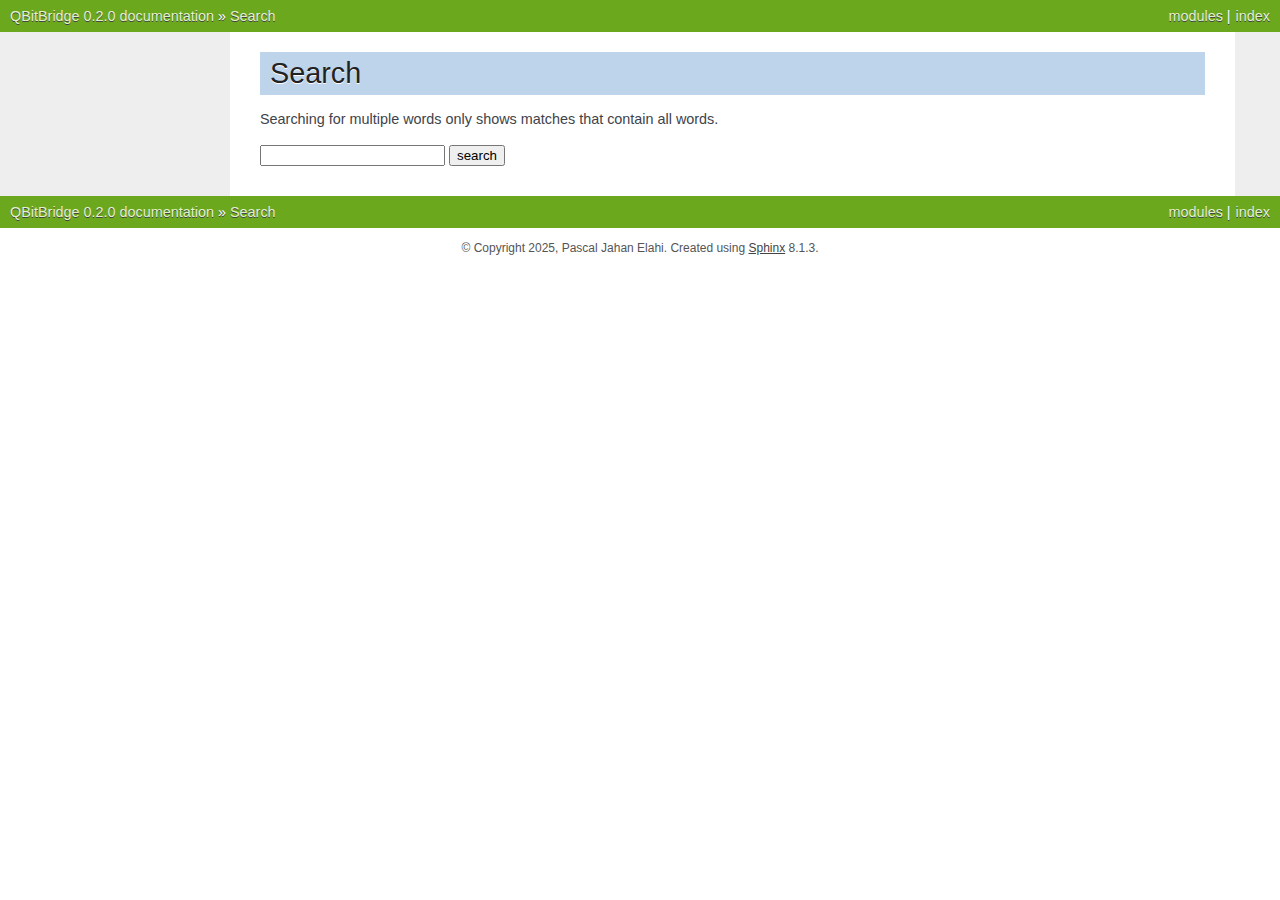
<file: search.html>
<!DOCTYPE html>

<html lang="en" data-content_root="./">
  <head>
    <meta charset="utf-8" />
    <meta name="viewport" content="width=device-width, initial-scale=1.0" />
    <title>Search &#8212; QBitBridge 0.2.0 documentation</title>
    <link rel="stylesheet" type="text/css" href="_static/pygments.css?v=8f2a1f02" />
    <link rel="stylesheet" type="text/css" href="_static/nature.css?v=279e0f84" />
    <link rel="stylesheet" type="text/css" href="_static/graphviz.css?v=4ae1632d" />
    
    <script src="_static/documentation_options.js?v=938c9ccc"></script>
    <script src="_static/doctools.js?v=9bcbadda"></script>
    <script src="_static/sphinx_highlight.js?v=dc90522c"></script>
    <script src="_static/searchtools.js"></script>
    <script src="_static/language_data.js"></script>
    <link rel="index" title="Index" href="genindex.html" />
    <link rel="search" title="Search" href="#" />
    <script src="searchindex.js" defer="defer"></script>
    <meta name="robots" content="noindex" />
     

  </head><body>
    <div class="related" role="navigation" aria-label="Related">
      <h3>Navigation</h3>
      <ul>
        <li class="right" style="margin-right: 10px">
          <a href="genindex.html" title="General Index"
             accesskey="I">index</a></li>
        <li class="right" >
          <a href="py-modindex.html" title="Python Module Index"
             >modules</a> |</li>
        <li class="nav-item nav-item-0"><a href="index.html">QBitBridge 0.2.0 documentation</a> &#187;</li>
        <li class="nav-item nav-item-this"><a href="">Search</a></li> 
      </ul>
    </div>  

    <div class="document">
      <div class="documentwrapper">
        <div class="bodywrapper">
          <div class="body" role="main">
            
  <h1 id="search-documentation">Search</h1>
  
  <noscript>
  <div class="admonition warning">
  <p>
    Please activate JavaScript to enable the search
    functionality.
  </p>
  </div>
  </noscript>
  
  
  <p>
    Searching for multiple words only shows matches that contain
    all words.
  </p>
  
  
  <form action="" method="get">
    <input type="text" name="q" aria-labelledby="search-documentation" value="" autocomplete="off" autocorrect="off" autocapitalize="off" spellcheck="false"/>
    <input type="submit" value="search" />
    <span id="search-progress" style="padding-left: 10px"></span>
  </form>
  
  
  <div id="search-results"></div>
  

            <div class="clearer"></div>
          </div>
        </div>
      </div>
      <div class="sphinxsidebar" role="navigation" aria-label="Main">
        <div class="sphinxsidebarwrapper">
        </div>
      </div>
      <div class="clearer"></div>
    </div>
    <div class="related" role="navigation" aria-label="Related">
      <h3>Navigation</h3>
      <ul>
        <li class="right" style="margin-right: 10px">
          <a href="genindex.html" title="General Index"
             >index</a></li>
        <li class="right" >
          <a href="py-modindex.html" title="Python Module Index"
             >modules</a> |</li>
        <li class="nav-item nav-item-0"><a href="index.html">QBitBridge 0.2.0 documentation</a> &#187;</li>
        <li class="nav-item nav-item-this"><a href="">Search</a></li> 
      </ul>
    </div>
    <div class="footer" role="contentinfo">
    &#169; Copyright 2025, Pascal Jahan Elahi.
      Created using <a href="https://www.sphinx-doc.org/">Sphinx</a> 8.1.3.
    </div>
  </body>
</html>
</file>
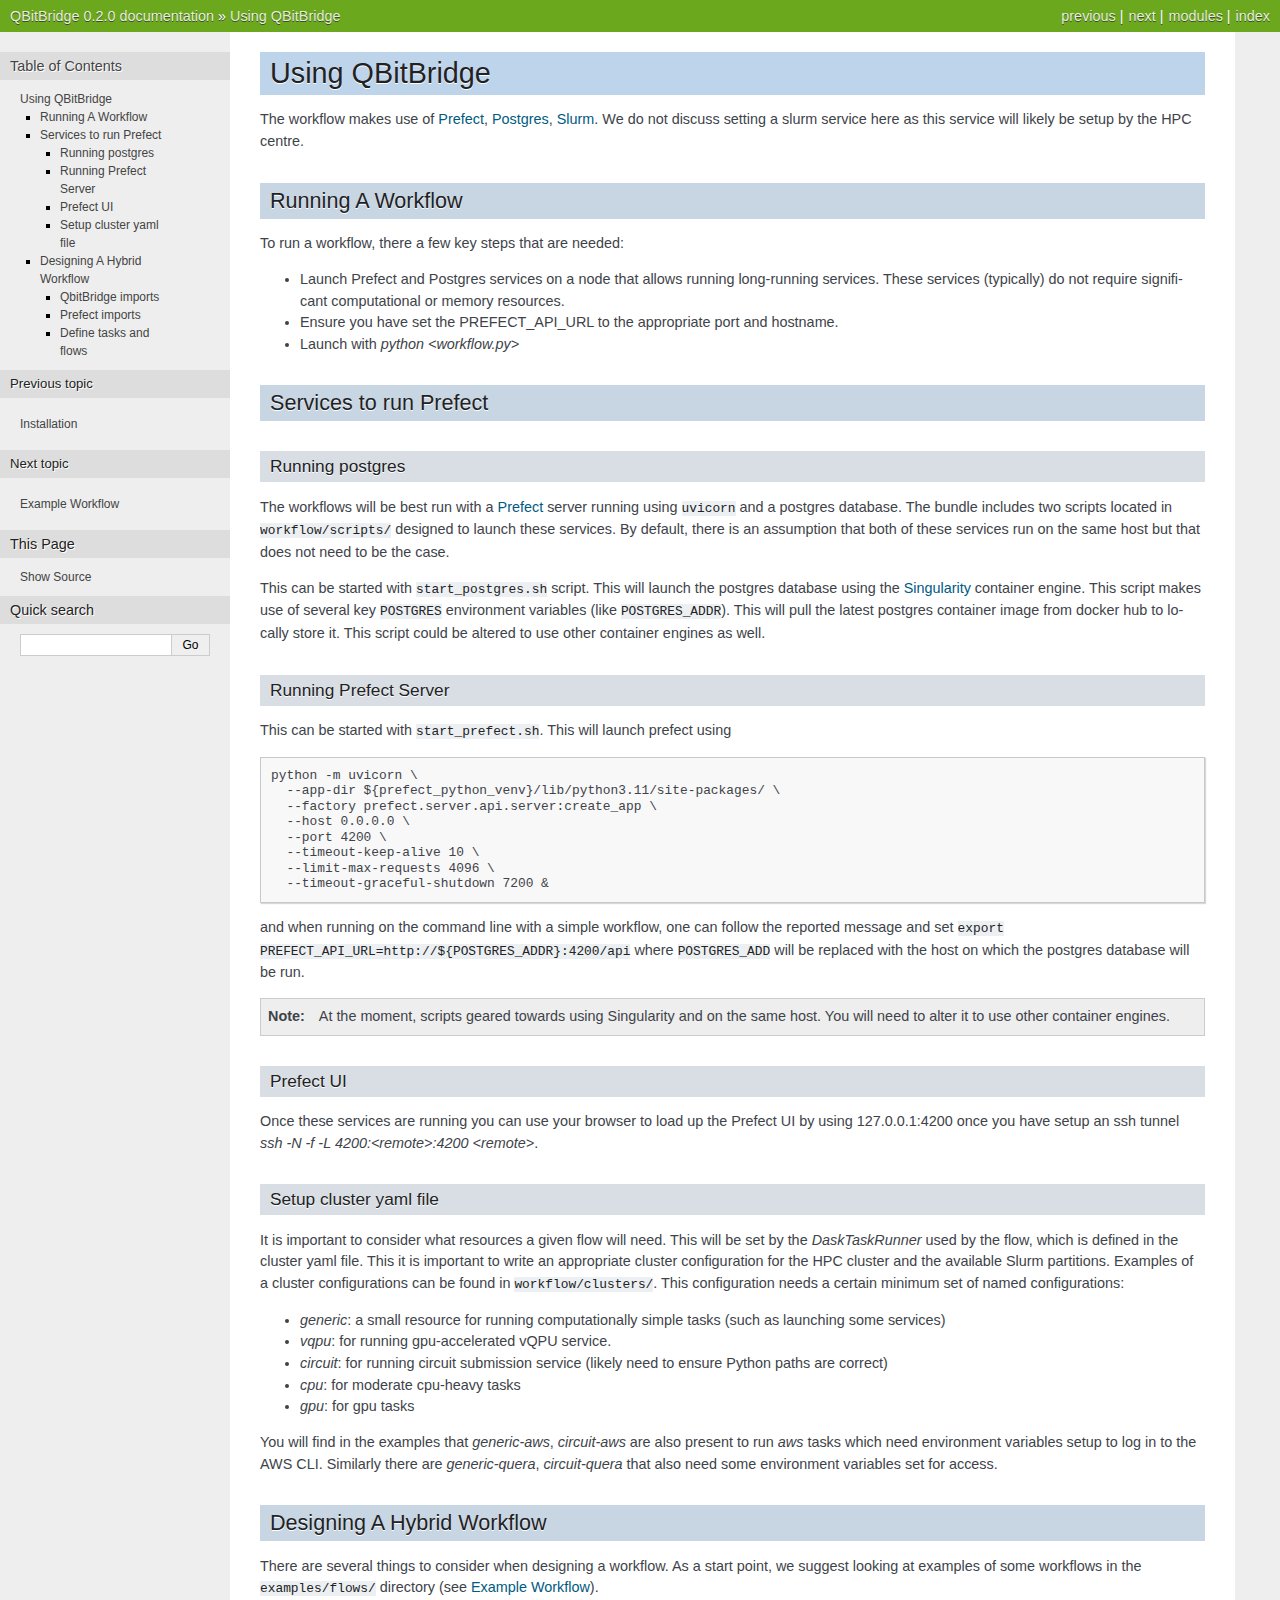
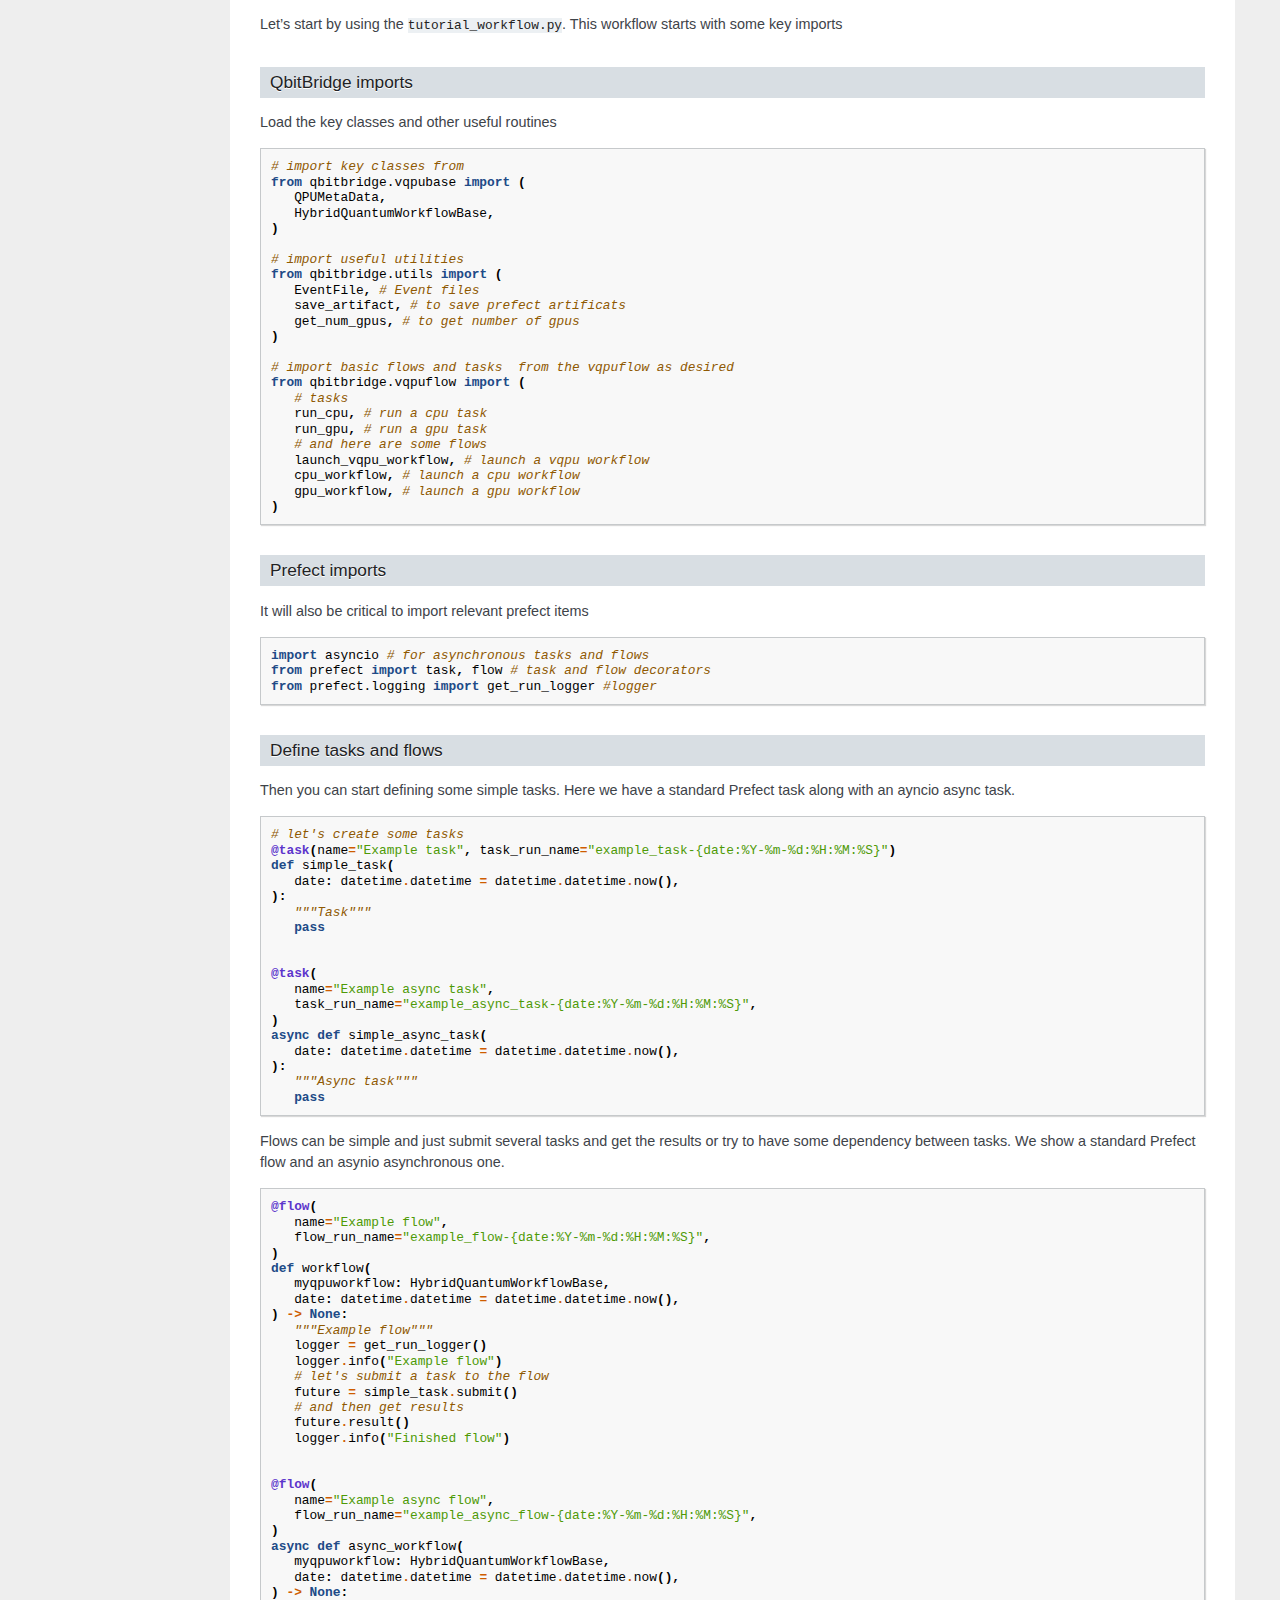
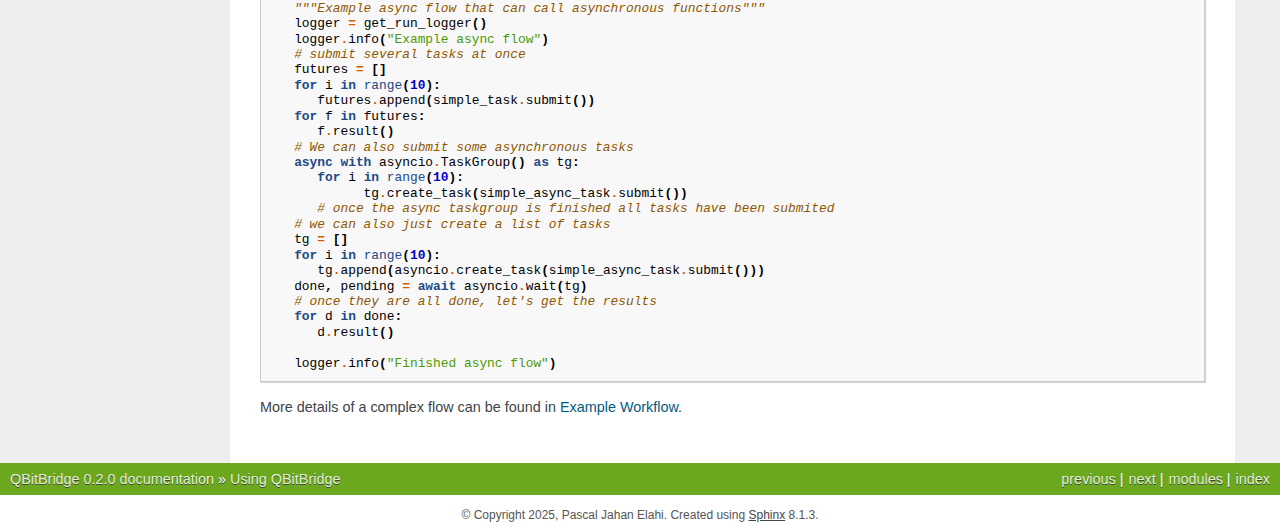
<file: usage.html>
<!DOCTYPE html>

<html lang="en" data-content_root="./">
  <head>
    <meta charset="utf-8" />
    <meta name="viewport" content="width=device-width, initial-scale=1.0" /><meta name="viewport" content="width=device-width, initial-scale=1" />

    <title>Using QBitBridge &#8212; QBitBridge 0.2.0 documentation</title>
    <link rel="stylesheet" type="text/css" href="_static/pygments.css?v=8f2a1f02" />
    <link rel="stylesheet" type="text/css" href="_static/nature.css?v=279e0f84" />
    <link rel="stylesheet" type="text/css" href="_static/graphviz.css?v=4ae1632d" />
    <script src="_static/documentation_options.js?v=938c9ccc"></script>
    <script src="_static/doctools.js?v=9bcbadda"></script>
    <script src="_static/sphinx_highlight.js?v=dc90522c"></script>
    <link rel="index" title="Index" href="genindex.html" />
    <link rel="search" title="Search" href="search.html" />
    <link rel="next" title="Example Workflow" href="examples.html" />
    <link rel="prev" title="Installation" href="installation.html" /> 
  </head><body>
    <div class="related" role="navigation" aria-label="Related">
      <h3>Navigation</h3>
      <ul>
        <li class="right" style="margin-right: 10px">
          <a href="genindex.html" title="General Index"
             accesskey="I">index</a></li>
        <li class="right" >
          <a href="py-modindex.html" title="Python Module Index"
             >modules</a> |</li>
        <li class="right" >
          <a href="examples.html" title="Example Workflow"
             accesskey="N">next</a> |</li>
        <li class="right" >
          <a href="installation.html" title="Installation"
             accesskey="P">previous</a> |</li>
        <li class="nav-item nav-item-0"><a href="index.html">QBitBridge 0.2.0 documentation</a> &#187;</li>
        <li class="nav-item nav-item-this"><a href="">Using QBitBridge</a></li> 
      </ul>
    </div>  

    <div class="document">
      <div class="documentwrapper">
        <div class="bodywrapper">
          <div class="body" role="main">
            
  <section id="using-qbitbridge">
<span id="usage"></span><h1>Using QBitBridge<a class="headerlink" href="#using-qbitbridge" title="Link to this heading">¶</a></h1>
<p>The workflow makes use of <a class="reference external" href="https://www.prefect.io">Prefect</a>, <a class="reference external" href="https://www.postgresql.org/">Postgres</a>,
<a class="reference external" href="https://slurm.schedmd.com/documentation.html">Slurm</a>.
We do not discuss setting a slurm service here as this service will likely be setup by the HPC centre.</p>
<section id="running-a-workflow">
<h2>Running A Workflow<a class="headerlink" href="#running-a-workflow" title="Link to this heading">¶</a></h2>
<p>To run a workflow, there a few key steps that are needed:</p>
<ul class="simple">
<li><p>Launch Prefect and Postgres services on a node that allows running long-running services.
These services (typically) do not require significant computational or memory resources.</p></li>
<li><p>Ensure you have set the PREFECT_API_URL to the appropriate port and hostname.</p></li>
<li><p>Launch with <cite>python &lt;workflow.py&gt;</cite></p></li>
</ul>
</section>
<section id="services-to-run-prefect">
<h2>Services to run Prefect<a class="headerlink" href="#services-to-run-prefect" title="Link to this heading">¶</a></h2>
<section id="running-postgres">
<h3>Running postgres<a class="headerlink" href="#running-postgres" title="Link to this heading">¶</a></h3>
<p>The workflows will be best run with a <a class="reference external" href="https://www.prefect.io">Prefect</a> server running using <code class="docutils literal notranslate"><span class="pre">uvicorn</span></code> and a postgres database.
The bundle includes two scripts located in <code class="docutils literal notranslate"><span class="pre">workflow/scripts/</span></code> designed to launch these services.
By default, there is an assumption that both of these services run on the same host but that does not need to be the case.</p>
<p>This can be started with <code class="docutils literal notranslate"><span class="pre">start_postgres.sh</span></code> script. This will launch the postgres database using the
<a class="reference external" href="https://docs.sylabs.io/guides/latest/user-guide/">Singularity</a> container engine.
This script makes use of several key <code class="docutils literal notranslate"><span class="pre">POSTGRES</span></code> environment variables (like <code class="docutils literal notranslate"><span class="pre">POSTGRES_ADDR</span></code>).
This will pull the latest postgres container image from docker hub to locally store it.
This script could be altered to use other container engines as well.</p>
</section>
<section id="running-prefect-server">
<h3>Running Prefect Server<a class="headerlink" href="#running-prefect-server" title="Link to this heading">¶</a></h3>
<p>This can be started with <code class="docutils literal notranslate"><span class="pre">start_prefect.sh</span></code>. This will launch prefect using</p>
<div class="highlight-default notranslate"><div class="highlight"><pre><span></span>python -m uvicorn \
  --app-dir ${prefect_python_venv}/lib/python3.11/site-packages/ \
  --factory prefect.server.api.server:create_app \
  --host 0.0.0.0 \
  --port 4200 \
  --timeout-keep-alive 10 \
  --limit-max-requests 4096 \
  --timeout-graceful-shutdown 7200 &amp;
</pre></div>
</div>
<p>and when running on the command line with a simple workflow, one can follow the reported message
and set <code class="docutils literal notranslate"><span class="pre">export</span> <span class="pre">PREFECT_API_URL=http://${POSTGRES_ADDR}:4200/api</span></code> where <code class="docutils literal notranslate"><span class="pre">POSTGRES_ADD</span></code>
will be replaced with the host on which the postgres database will be run.</p>
<div class="admonition note">
<p class="admonition-title">Note</p>
<p>At the moment, scripts geared towards using Singularity and on the same host.
You will need to alter it to use other container engines.</p>
</div>
</section>
<section id="prefect-ui">
<h3>Prefect UI<a class="headerlink" href="#prefect-ui" title="Link to this heading">¶</a></h3>
<p>Once these services are running you can use your browser to load up the Prefect UI by using 127.0.0.1:4200
once you have setup an ssh tunnel <cite>ssh -N -f -L 4200:&lt;remote&gt;:4200 &lt;remote&gt;</cite>.</p>
</section>
<section id="setup-cluster-yaml-file">
<h3>Setup cluster yaml file<a class="headerlink" href="#setup-cluster-yaml-file" title="Link to this heading">¶</a></h3>
<p>It is important to consider what resources a given flow will need.
This will be set by the <cite>DaskTaskRunner</cite> used by the flow, which is defined in the
cluster yaml file. This it is important to write an appropriate cluster configuration for the
HPC cluster and the available Slurm partitions.
Examples of a cluster configurations can be found in <code class="file docutils literal notranslate"><span class="pre">workflow/clusters/</span></code>.
This configuration needs a certain minimum set of named configurations:</p>
<ul class="simple">
<li><p><cite>generic</cite>: a small resource for running computationally simple tasks (such as launching some services)</p></li>
<li><p><cite>vqpu</cite>: for running gpu-accelerated vQPU service.</p></li>
<li><p><cite>circuit</cite>: for running circuit submission service (likely need to ensure Python paths are correct)</p></li>
<li><p><cite>cpu</cite>: for moderate cpu-heavy tasks</p></li>
<li><p><cite>gpu</cite>: for gpu tasks</p></li>
</ul>
<p>You will find in the examples that <cite>generic-aws</cite>, <cite>circuit-aws</cite> are also present to run <cite>aws</cite> tasks
which need environment variables setup to log in to the AWS CLI. Similarly there are <cite>generic-quera</cite>,
<cite>circuit-quera</cite> that also need some environment variables set for access.</p>
</section>
</section>
<section id="designing-a-hybrid-workflow">
<h2>Designing A Hybrid Workflow<a class="headerlink" href="#designing-a-hybrid-workflow" title="Link to this heading">¶</a></h2>
<p>There are several things to consider when designing a workflow. As a start point, we suggest looking at
examples of some workflows in the <code class="file docutils literal notranslate"><span class="pre">examples/flows/</span></code> directory (see <a class="reference internal" href="examples.html#examples"><span class="std std-ref">Example Workflow</span></a>).</p>
<p>Let’s start by using the <code class="file docutils literal notranslate"><span class="pre">tutorial_workflow.py</span></code>. This workflow starts with some key imports</p>
<section id="qbitbridge-imports">
<h3>QbitBridge imports<a class="headerlink" href="#qbitbridge-imports" title="Link to this heading">¶</a></h3>
<p>Load the key classes and other useful routines</p>
<div class="highlight-python notranslate"><div class="highlight"><pre><span></span><span class="c1"># import key classes from</span>
<span class="kn">from</span><span class="w"> </span><span class="nn">qbitbridge.vqpubase</span><span class="w"> </span><span class="kn">import</span> <span class="p">(</span>
   <span class="n">QPUMetaData</span><span class="p">,</span>
   <span class="n">HybridQuantumWorkflowBase</span><span class="p">,</span>
<span class="p">)</span>

<span class="c1"># import useful utilities</span>
<span class="kn">from</span><span class="w"> </span><span class="nn">qbitbridge.utils</span><span class="w"> </span><span class="kn">import</span> <span class="p">(</span>
   <span class="n">EventFile</span><span class="p">,</span> <span class="c1"># Event files</span>
   <span class="n">save_artifact</span><span class="p">,</span> <span class="c1"># to save prefect artificats</span>
   <span class="n">get_num_gpus</span><span class="p">,</span> <span class="c1"># to get number of gpus</span>
<span class="p">)</span>

<span class="c1"># import basic flows and tasks  from the vqpuflow as desired</span>
<span class="kn">from</span><span class="w"> </span><span class="nn">qbitbridge.vqpuflow</span><span class="w"> </span><span class="kn">import</span> <span class="p">(</span>
   <span class="c1"># tasks</span>
   <span class="n">run_cpu</span><span class="p">,</span> <span class="c1"># run a cpu task</span>
   <span class="n">run_gpu</span><span class="p">,</span> <span class="c1"># run a gpu task</span>
   <span class="c1"># and here are some flows</span>
   <span class="n">launch_vqpu_workflow</span><span class="p">,</span> <span class="c1"># launch a vqpu workflow</span>
   <span class="n">cpu_workflow</span><span class="p">,</span> <span class="c1"># launch a cpu workflow</span>
   <span class="n">gpu_workflow</span><span class="p">,</span> <span class="c1"># launch a gpu workflow</span>
<span class="p">)</span>
</pre></div>
</div>
</section>
<section id="prefect-imports">
<h3>Prefect imports<a class="headerlink" href="#prefect-imports" title="Link to this heading">¶</a></h3>
<p>It will also be critical to import relevant prefect items</p>
<div class="highlight-python notranslate"><div class="highlight"><pre><span></span><span class="kn">import</span><span class="w"> </span><span class="nn">asyncio</span> <span class="c1"># for asynchronous tasks and flows</span>
<span class="kn">from</span><span class="w"> </span><span class="nn">prefect</span><span class="w"> </span><span class="kn">import</span> <span class="n">task</span><span class="p">,</span> <span class="n">flow</span> <span class="c1"># task and flow decorators</span>
<span class="kn">from</span><span class="w"> </span><span class="nn">prefect.logging</span><span class="w"> </span><span class="kn">import</span> <span class="n">get_run_logger</span> <span class="c1">#logger</span>
</pre></div>
</div>
</section>
<section id="define-tasks-and-flows">
<h3>Define tasks and flows<a class="headerlink" href="#define-tasks-and-flows" title="Link to this heading">¶</a></h3>
<p>Then you can start defining some simple tasks. Here we have a standard Prefect task
along with an ayncio async task.</p>
<div class="highlight-python notranslate"><div class="highlight"><pre><span></span><span class="c1"># let&#39;s create some tasks</span>
<span class="nd">@task</span><span class="p">(</span><span class="n">name</span><span class="o">=</span><span class="s2">&quot;Example task&quot;</span><span class="p">,</span> <span class="n">task_run_name</span><span class="o">=</span><span class="s2">&quot;example_task-{date:%Y-%m-</span><span class="si">%d</span><span class="s2">:%H:%M:%S}&quot;</span><span class="p">)</span>
<span class="k">def</span><span class="w"> </span><span class="nf">simple_task</span><span class="p">(</span>
   <span class="n">date</span><span class="p">:</span> <span class="n">datetime</span><span class="o">.</span><span class="n">datetime</span> <span class="o">=</span> <span class="n">datetime</span><span class="o">.</span><span class="n">datetime</span><span class="o">.</span><span class="n">now</span><span class="p">(),</span>
<span class="p">):</span>
<span class="w">   </span><span class="sd">&quot;&quot;&quot;Task&quot;&quot;&quot;</span>
   <span class="k">pass</span>


<span class="nd">@task</span><span class="p">(</span>
   <span class="n">name</span><span class="o">=</span><span class="s2">&quot;Example async task&quot;</span><span class="p">,</span>
   <span class="n">task_run_name</span><span class="o">=</span><span class="s2">&quot;example_async_task-{date:%Y-%m-</span><span class="si">%d</span><span class="s2">:%H:%M:%S}&quot;</span><span class="p">,</span>
<span class="p">)</span>
<span class="k">async</span> <span class="k">def</span><span class="w"> </span><span class="nf">simple_async_task</span><span class="p">(</span>
   <span class="n">date</span><span class="p">:</span> <span class="n">datetime</span><span class="o">.</span><span class="n">datetime</span> <span class="o">=</span> <span class="n">datetime</span><span class="o">.</span><span class="n">datetime</span><span class="o">.</span><span class="n">now</span><span class="p">(),</span>
<span class="p">):</span>
<span class="w">   </span><span class="sd">&quot;&quot;&quot;Async task&quot;&quot;&quot;</span>
   <span class="k">pass</span>
</pre></div>
</div>
<p>Flows can be simple and just submit several tasks and get the results or try to have some
dependency between tasks. We show a standard Prefect flow and an asynio asynchronous one.</p>
<div class="highlight-python notranslate"><div class="highlight"><pre><span></span><span class="nd">@flow</span><span class="p">(</span>
   <span class="n">name</span><span class="o">=</span><span class="s2">&quot;Example flow&quot;</span><span class="p">,</span>
   <span class="n">flow_run_name</span><span class="o">=</span><span class="s2">&quot;example_flow-{date:%Y-%m-</span><span class="si">%d</span><span class="s2">:%H:%M:%S}&quot;</span><span class="p">,</span>
<span class="p">)</span>
<span class="k">def</span><span class="w"> </span><span class="nf">workflow</span><span class="p">(</span>
   <span class="n">myqpuworkflow</span><span class="p">:</span> <span class="n">HybridQuantumWorkflowBase</span><span class="p">,</span>
   <span class="n">date</span><span class="p">:</span> <span class="n">datetime</span><span class="o">.</span><span class="n">datetime</span> <span class="o">=</span> <span class="n">datetime</span><span class="o">.</span><span class="n">datetime</span><span class="o">.</span><span class="n">now</span><span class="p">(),</span>
<span class="p">)</span> <span class="o">-&gt;</span> <span class="kc">None</span><span class="p">:</span>
<span class="w">   </span><span class="sd">&quot;&quot;&quot;Example flow&quot;&quot;&quot;</span>
   <span class="n">logger</span> <span class="o">=</span> <span class="n">get_run_logger</span><span class="p">()</span>
   <span class="n">logger</span><span class="o">.</span><span class="n">info</span><span class="p">(</span><span class="s2">&quot;Example flow&quot;</span><span class="p">)</span>
   <span class="c1"># let&#39;s submit a task to the flow</span>
   <span class="n">future</span> <span class="o">=</span> <span class="n">simple_task</span><span class="o">.</span><span class="n">submit</span><span class="p">()</span>
   <span class="c1"># and then get results</span>
   <span class="n">future</span><span class="o">.</span><span class="n">result</span><span class="p">()</span>
   <span class="n">logger</span><span class="o">.</span><span class="n">info</span><span class="p">(</span><span class="s2">&quot;Finished flow&quot;</span><span class="p">)</span>


<span class="nd">@flow</span><span class="p">(</span>
   <span class="n">name</span><span class="o">=</span><span class="s2">&quot;Example async flow&quot;</span><span class="p">,</span>
   <span class="n">flow_run_name</span><span class="o">=</span><span class="s2">&quot;example_async_flow-{date:%Y-%m-</span><span class="si">%d</span><span class="s2">:%H:%M:%S}&quot;</span><span class="p">,</span>
<span class="p">)</span>
<span class="k">async</span> <span class="k">def</span><span class="w"> </span><span class="nf">async_workflow</span><span class="p">(</span>
   <span class="n">myqpuworkflow</span><span class="p">:</span> <span class="n">HybridQuantumWorkflowBase</span><span class="p">,</span>
   <span class="n">date</span><span class="p">:</span> <span class="n">datetime</span><span class="o">.</span><span class="n">datetime</span> <span class="o">=</span> <span class="n">datetime</span><span class="o">.</span><span class="n">datetime</span><span class="o">.</span><span class="n">now</span><span class="p">(),</span>
<span class="p">)</span> <span class="o">-&gt;</span> <span class="kc">None</span><span class="p">:</span>
<span class="w">   </span><span class="sd">&quot;&quot;&quot;Example async flow that can call asynchronous functions&quot;&quot;&quot;</span>
   <span class="n">logger</span> <span class="o">=</span> <span class="n">get_run_logger</span><span class="p">()</span>
   <span class="n">logger</span><span class="o">.</span><span class="n">info</span><span class="p">(</span><span class="s2">&quot;Example async flow&quot;</span><span class="p">)</span>
   <span class="c1"># submit several tasks at once</span>
   <span class="n">futures</span> <span class="o">=</span> <span class="p">[]</span>
   <span class="k">for</span> <span class="n">i</span> <span class="ow">in</span> <span class="nb">range</span><span class="p">(</span><span class="mi">10</span><span class="p">):</span>
      <span class="n">futures</span><span class="o">.</span><span class="n">append</span><span class="p">(</span><span class="n">simple_task</span><span class="o">.</span><span class="n">submit</span><span class="p">())</span>
   <span class="k">for</span> <span class="n">f</span> <span class="ow">in</span> <span class="n">futures</span><span class="p">:</span>
      <span class="n">f</span><span class="o">.</span><span class="n">result</span><span class="p">()</span>
   <span class="c1"># We can also submit some asynchronous tasks</span>
   <span class="k">async</span> <span class="k">with</span> <span class="n">asyncio</span><span class="o">.</span><span class="n">TaskGroup</span><span class="p">()</span> <span class="k">as</span> <span class="n">tg</span><span class="p">:</span>
      <span class="k">for</span> <span class="n">i</span> <span class="ow">in</span> <span class="nb">range</span><span class="p">(</span><span class="mi">10</span><span class="p">):</span>
            <span class="n">tg</span><span class="o">.</span><span class="n">create_task</span><span class="p">(</span><span class="n">simple_async_task</span><span class="o">.</span><span class="n">submit</span><span class="p">())</span>
      <span class="c1"># once the async taskgroup is finished all tasks have been submited</span>
   <span class="c1"># we can also just create a list of tasks</span>
   <span class="n">tg</span> <span class="o">=</span> <span class="p">[]</span>
   <span class="k">for</span> <span class="n">i</span> <span class="ow">in</span> <span class="nb">range</span><span class="p">(</span><span class="mi">10</span><span class="p">):</span>
      <span class="n">tg</span><span class="o">.</span><span class="n">append</span><span class="p">(</span><span class="n">asyncio</span><span class="o">.</span><span class="n">create_task</span><span class="p">(</span><span class="n">simple_async_task</span><span class="o">.</span><span class="n">submit</span><span class="p">()))</span>
   <span class="n">done</span><span class="p">,</span> <span class="n">pending</span> <span class="o">=</span> <span class="k">await</span> <span class="n">asyncio</span><span class="o">.</span><span class="n">wait</span><span class="p">(</span><span class="n">tg</span><span class="p">)</span>
   <span class="c1"># once they are all done, let&#39;s get the results</span>
   <span class="k">for</span> <span class="n">d</span> <span class="ow">in</span> <span class="n">done</span><span class="p">:</span>
      <span class="n">d</span><span class="o">.</span><span class="n">result</span><span class="p">()</span>

   <span class="n">logger</span><span class="o">.</span><span class="n">info</span><span class="p">(</span><span class="s2">&quot;Finished async flow&quot;</span><span class="p">)</span>
</pre></div>
</div>
<p>More details of a complex flow can be found in <a class="reference internal" href="examples.html#examples"><span class="std std-ref">Example Workflow</span></a>.</p>
</section>
</section>
</section>


            <div class="clearer"></div>
          </div>
        </div>
      </div>
      <div class="sphinxsidebar" role="navigation" aria-label="Main">
        <div class="sphinxsidebarwrapper">
  <div>
    <h3><a href="index.html">Table of Contents</a></h3>
    <ul>
<li><a class="reference internal" href="#">Using QBitBridge</a><ul>
<li><a class="reference internal" href="#running-a-workflow">Running A Workflow</a></li>
<li><a class="reference internal" href="#services-to-run-prefect">Services to run Prefect</a><ul>
<li><a class="reference internal" href="#running-postgres">Running postgres</a></li>
<li><a class="reference internal" href="#running-prefect-server">Running Prefect Server</a></li>
<li><a class="reference internal" href="#prefect-ui">Prefect UI</a></li>
<li><a class="reference internal" href="#setup-cluster-yaml-file">Setup cluster yaml file</a></li>
</ul>
</li>
<li><a class="reference internal" href="#designing-a-hybrid-workflow">Designing A Hybrid Workflow</a><ul>
<li><a class="reference internal" href="#qbitbridge-imports">QbitBridge imports</a></li>
<li><a class="reference internal" href="#prefect-imports">Prefect imports</a></li>
<li><a class="reference internal" href="#define-tasks-and-flows">Define tasks and flows</a></li>
</ul>
</li>
</ul>
</li>
</ul>

  </div>
  <div>
    <h4>Previous topic</h4>
    <p class="topless"><a href="installation.html"
                          title="previous chapter">Installation</a></p>
  </div>
  <div>
    <h4>Next topic</h4>
    <p class="topless"><a href="examples.html"
                          title="next chapter">Example Workflow</a></p>
  </div>
  <div role="note" aria-label="source link">
    <h3>This Page</h3>
    <ul class="this-page-menu">
      <li><a href="_sources/usage.rst.txt"
            rel="nofollow">Show Source</a></li>
    </ul>
   </div>
<search id="searchbox" style="display: none" role="search">
  <h3 id="searchlabel">Quick search</h3>
    <div class="searchformwrapper">
    <form class="search" action="search.html" method="get">
      <input type="text" name="q" aria-labelledby="searchlabel" autocomplete="off" autocorrect="off" autocapitalize="off" spellcheck="false"/>
      <input type="submit" value="Go" />
    </form>
    </div>
</search>
<script>document.getElementById('searchbox').style.display = "block"</script>
        </div>
      </div>
      <div class="clearer"></div>
    </div>
    <div class="related" role="navigation" aria-label="Related">
      <h3>Navigation</h3>
      <ul>
        <li class="right" style="margin-right: 10px">
          <a href="genindex.html" title="General Index"
             >index</a></li>
        <li class="right" >
          <a href="py-modindex.html" title="Python Module Index"
             >modules</a> |</li>
        <li class="right" >
          <a href="examples.html" title="Example Workflow"
             >next</a> |</li>
        <li class="right" >
          <a href="installation.html" title="Installation"
             >previous</a> |</li>
        <li class="nav-item nav-item-0"><a href="index.html">QBitBridge 0.2.0 documentation</a> &#187;</li>
        <li class="nav-item nav-item-this"><a href="">Using QBitBridge</a></li> 
      </ul>
    </div>
    <div class="footer" role="contentinfo">
    &#169; Copyright 2025, Pascal Jahan Elahi.
      Created using <a href="https://www.sphinx-doc.org/">Sphinx</a> 8.1.3.
    </div>
  </body>
</html>
</file>
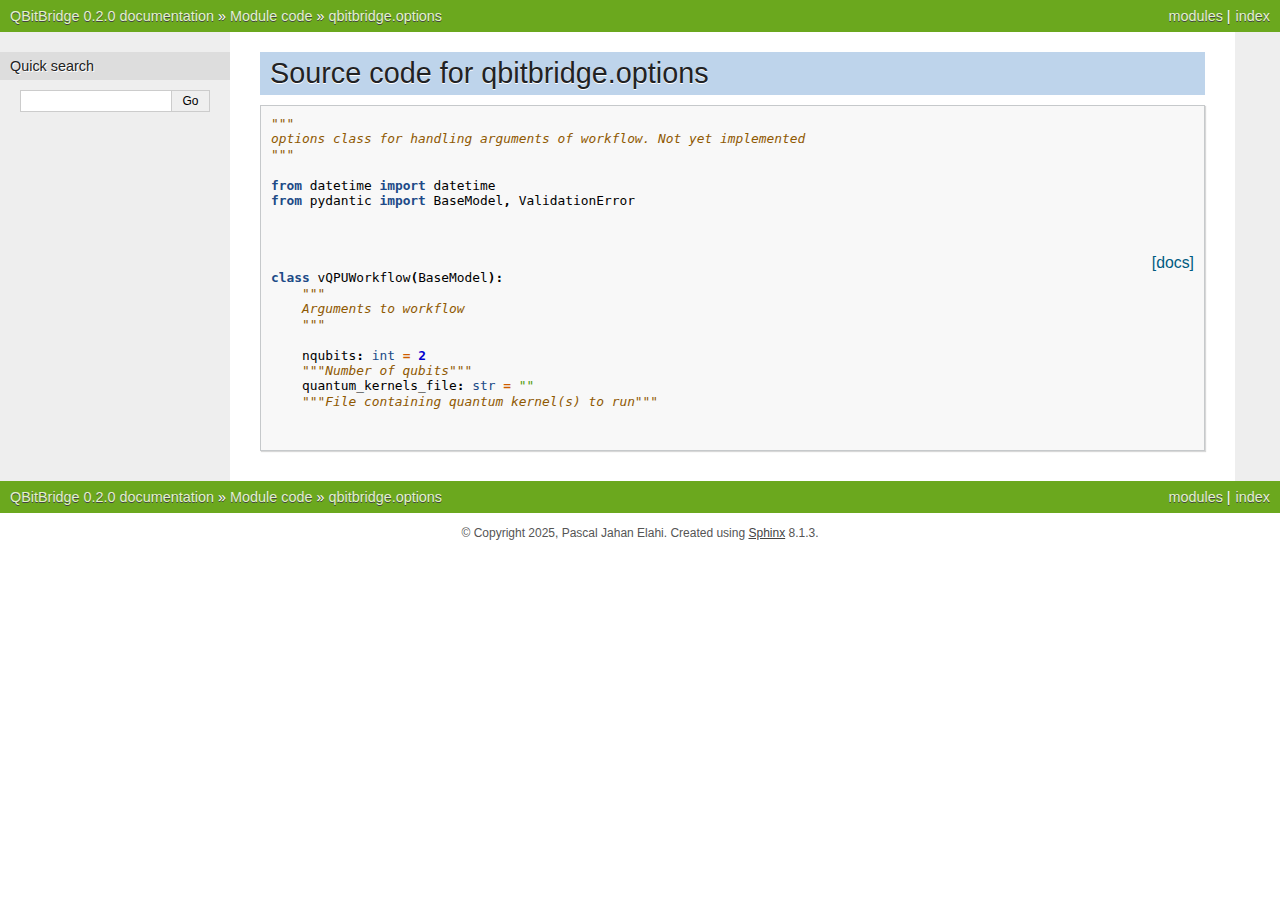
<file: _modules/qbitbridge/options.html>
<!DOCTYPE html>

<html lang="en" data-content_root="../../">
  <head>
    <meta charset="utf-8" />
    <meta name="viewport" content="width=device-width, initial-scale=1.0" />
    <title>qbitbridge.options &#8212; QBitBridge 0.2.0 documentation</title>
    <link rel="stylesheet" type="text/css" href="../../_static/pygments.css?v=8f2a1f02" />
    <link rel="stylesheet" type="text/css" href="../../_static/nature.css?v=279e0f84" />
    <link rel="stylesheet" type="text/css" href="../../_static/graphviz.css?v=4ae1632d" />
    <script src="../../_static/documentation_options.js?v=938c9ccc"></script>
    <script src="../../_static/doctools.js?v=9bcbadda"></script>
    <script src="../../_static/sphinx_highlight.js?v=dc90522c"></script>
    <link rel="index" title="Index" href="../../genindex.html" />
    <link rel="search" title="Search" href="../../search.html" /> 
  </head><body>
    <div class="related" role="navigation" aria-label="Related">
      <h3>Navigation</h3>
      <ul>
        <li class="right" style="margin-right: 10px">
          <a href="../../genindex.html" title="General Index"
             accesskey="I">index</a></li>
        <li class="right" >
          <a href="../../py-modindex.html" title="Python Module Index"
             >modules</a> |</li>
        <li class="nav-item nav-item-0"><a href="../../index.html">QBitBridge 0.2.0 documentation</a> &#187;</li>
          <li class="nav-item nav-item-1"><a href="../index.html" accesskey="U">Module code</a> &#187;</li>
        <li class="nav-item nav-item-this"><a href="">qbitbridge.options</a></li> 
      </ul>
    </div>  

    <div class="document">
      <div class="documentwrapper">
        <div class="bodywrapper">
          <div class="body" role="main">
            
  <h1>Source code for qbitbridge.options</h1><div class="highlight"><pre>
<span></span><span class="sd">&quot;&quot;&quot;</span>
<span class="sd">options class for handling arguments of workflow. Not yet implemented</span>
<span class="sd">&quot;&quot;&quot;</span>

<span class="kn">from</span><span class="w"> </span><span class="nn">datetime</span><span class="w"> </span><span class="kn">import</span> <span class="n">datetime</span>
<span class="kn">from</span><span class="w"> </span><span class="nn">pydantic</span><span class="w"> </span><span class="kn">import</span> <span class="n">BaseModel</span><span class="p">,</span> <span class="n">ValidationError</span>


<div class="viewcode-block" id="vQPUWorkflow">
<a class="viewcode-back" href="../../qbitbridge.html#qbitbridge.options.vQPUWorkflow">[docs]</a>
<span class="k">class</span><span class="w"> </span><span class="nc">vQPUWorkflow</span><span class="p">(</span><span class="n">BaseModel</span><span class="p">):</span>
<span class="w">    </span><span class="sd">&quot;&quot;&quot;</span>
<span class="sd">    Arguments to workflow</span>
<span class="sd">    &quot;&quot;&quot;</span>

    <span class="n">nqubits</span><span class="p">:</span> <span class="nb">int</span> <span class="o">=</span> <span class="mi">2</span>
<span class="w">    </span><span class="sd">&quot;&quot;&quot;Number of qubits&quot;&quot;&quot;</span>
    <span class="n">quantum_kernels_file</span><span class="p">:</span> <span class="nb">str</span> <span class="o">=</span> <span class="s2">&quot;&quot;</span>
<span class="w">    </span><span class="sd">&quot;&quot;&quot;File containing quantum kernel(s) to run&quot;&quot;&quot;</span></div>

</pre></div>

            <div class="clearer"></div>
          </div>
        </div>
      </div>
      <div class="sphinxsidebar" role="navigation" aria-label="Main">
        <div class="sphinxsidebarwrapper">
<search id="searchbox" style="display: none" role="search">
  <h3 id="searchlabel">Quick search</h3>
    <div class="searchformwrapper">
    <form class="search" action="../../search.html" method="get">
      <input type="text" name="q" aria-labelledby="searchlabel" autocomplete="off" autocorrect="off" autocapitalize="off" spellcheck="false"/>
      <input type="submit" value="Go" />
    </form>
    </div>
</search>
<script>document.getElementById('searchbox').style.display = "block"</script>
        </div>
      </div>
      <div class="clearer"></div>
    </div>
    <div class="related" role="navigation" aria-label="Related">
      <h3>Navigation</h3>
      <ul>
        <li class="right" style="margin-right: 10px">
          <a href="../../genindex.html" title="General Index"
             >index</a></li>
        <li class="right" >
          <a href="../../py-modindex.html" title="Python Module Index"
             >modules</a> |</li>
        <li class="nav-item nav-item-0"><a href="../../index.html">QBitBridge 0.2.0 documentation</a> &#187;</li>
          <li class="nav-item nav-item-1"><a href="../index.html" >Module code</a> &#187;</li>
        <li class="nav-item nav-item-this"><a href="">qbitbridge.options</a></li> 
      </ul>
    </div>
    <div class="footer" role="contentinfo">
    &#169; Copyright 2025, Pascal Jahan Elahi.
      Created using <a href="https://www.sphinx-doc.org/">Sphinx</a> 8.1.3.
    </div>
  </body>
</html>
</file>
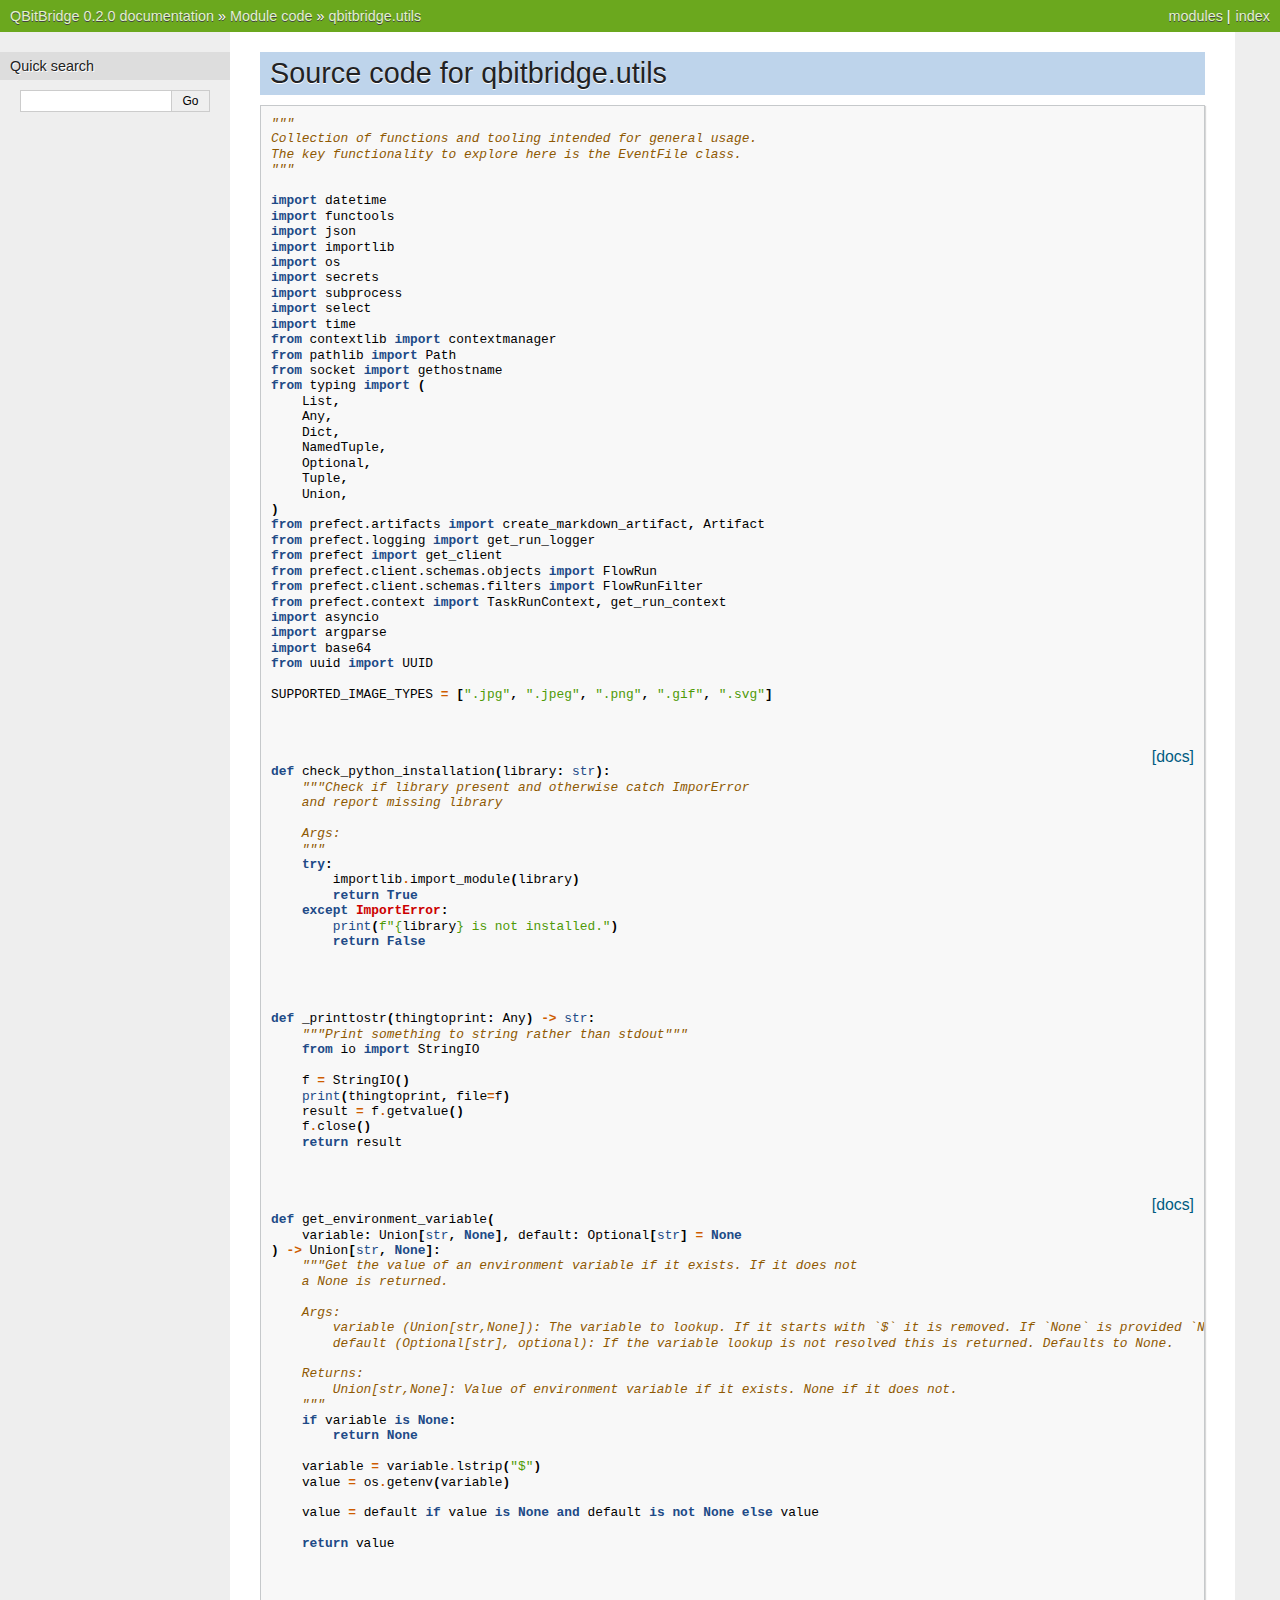
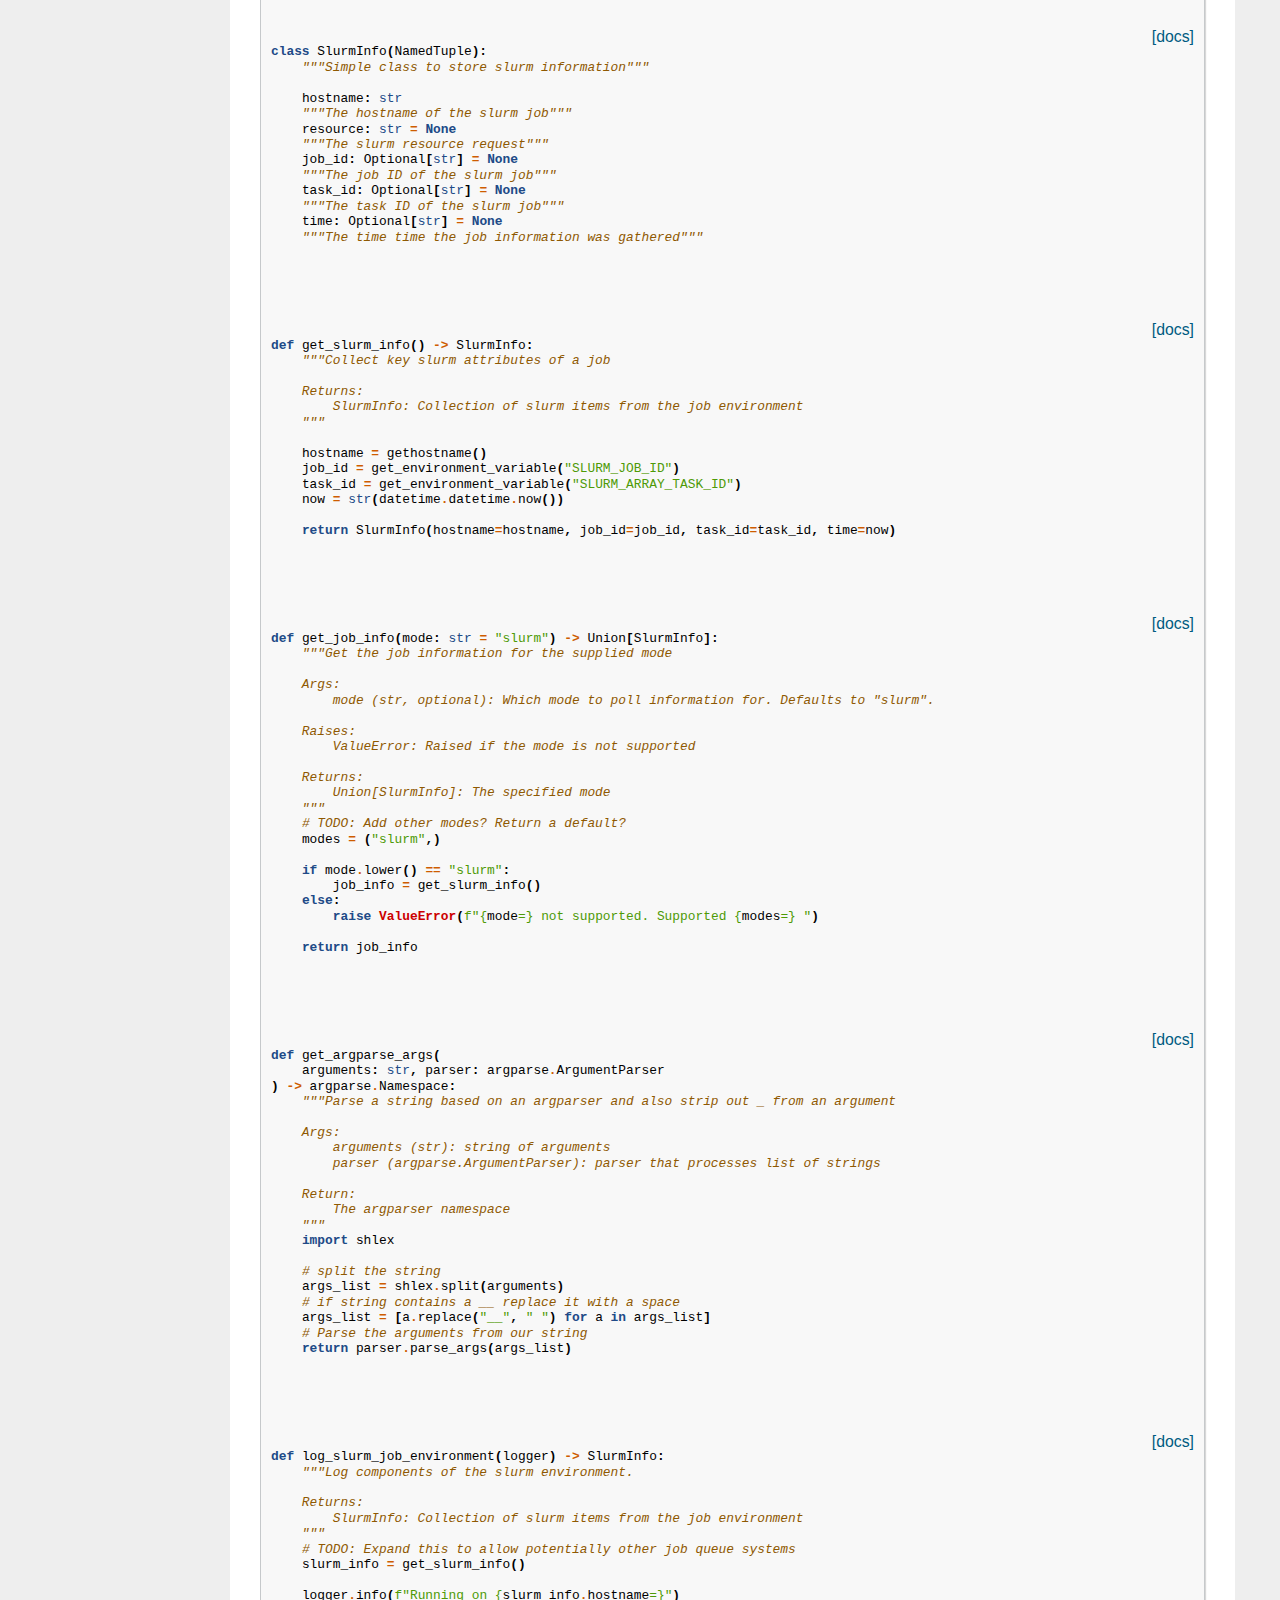
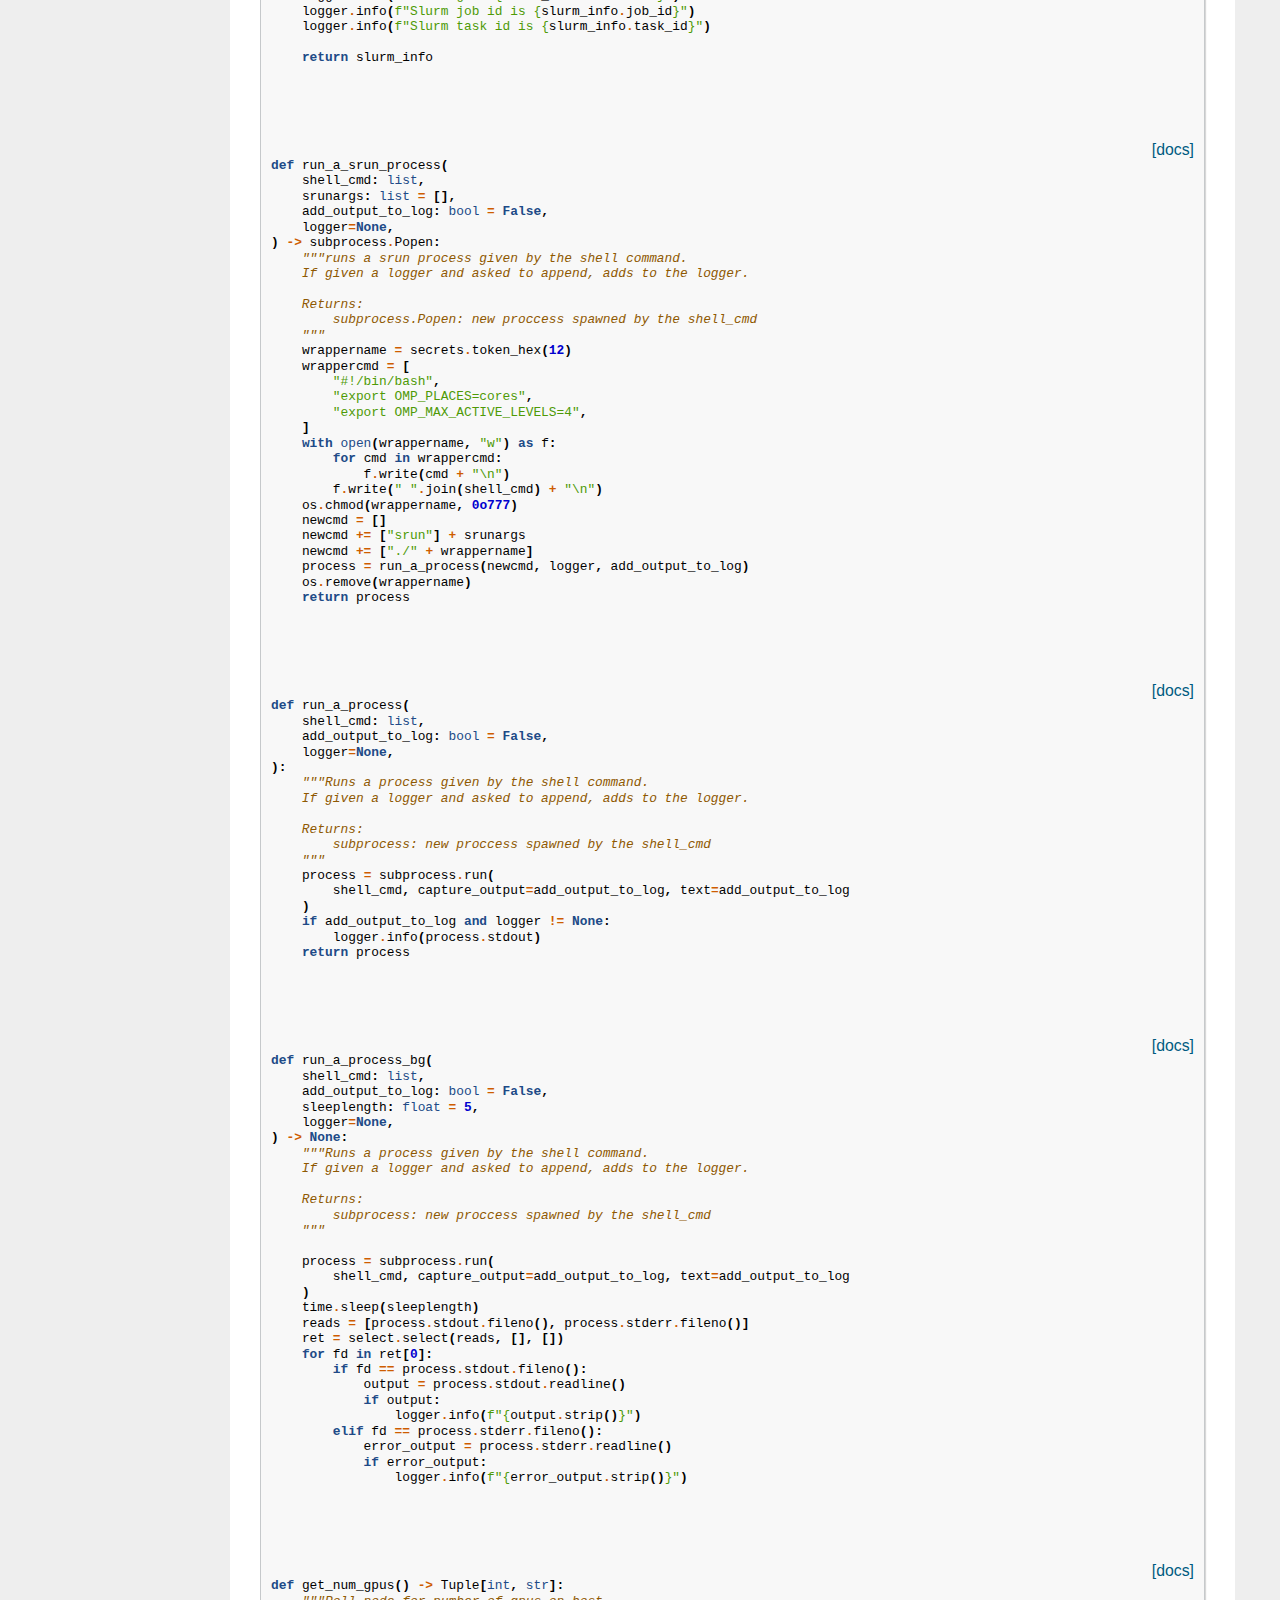
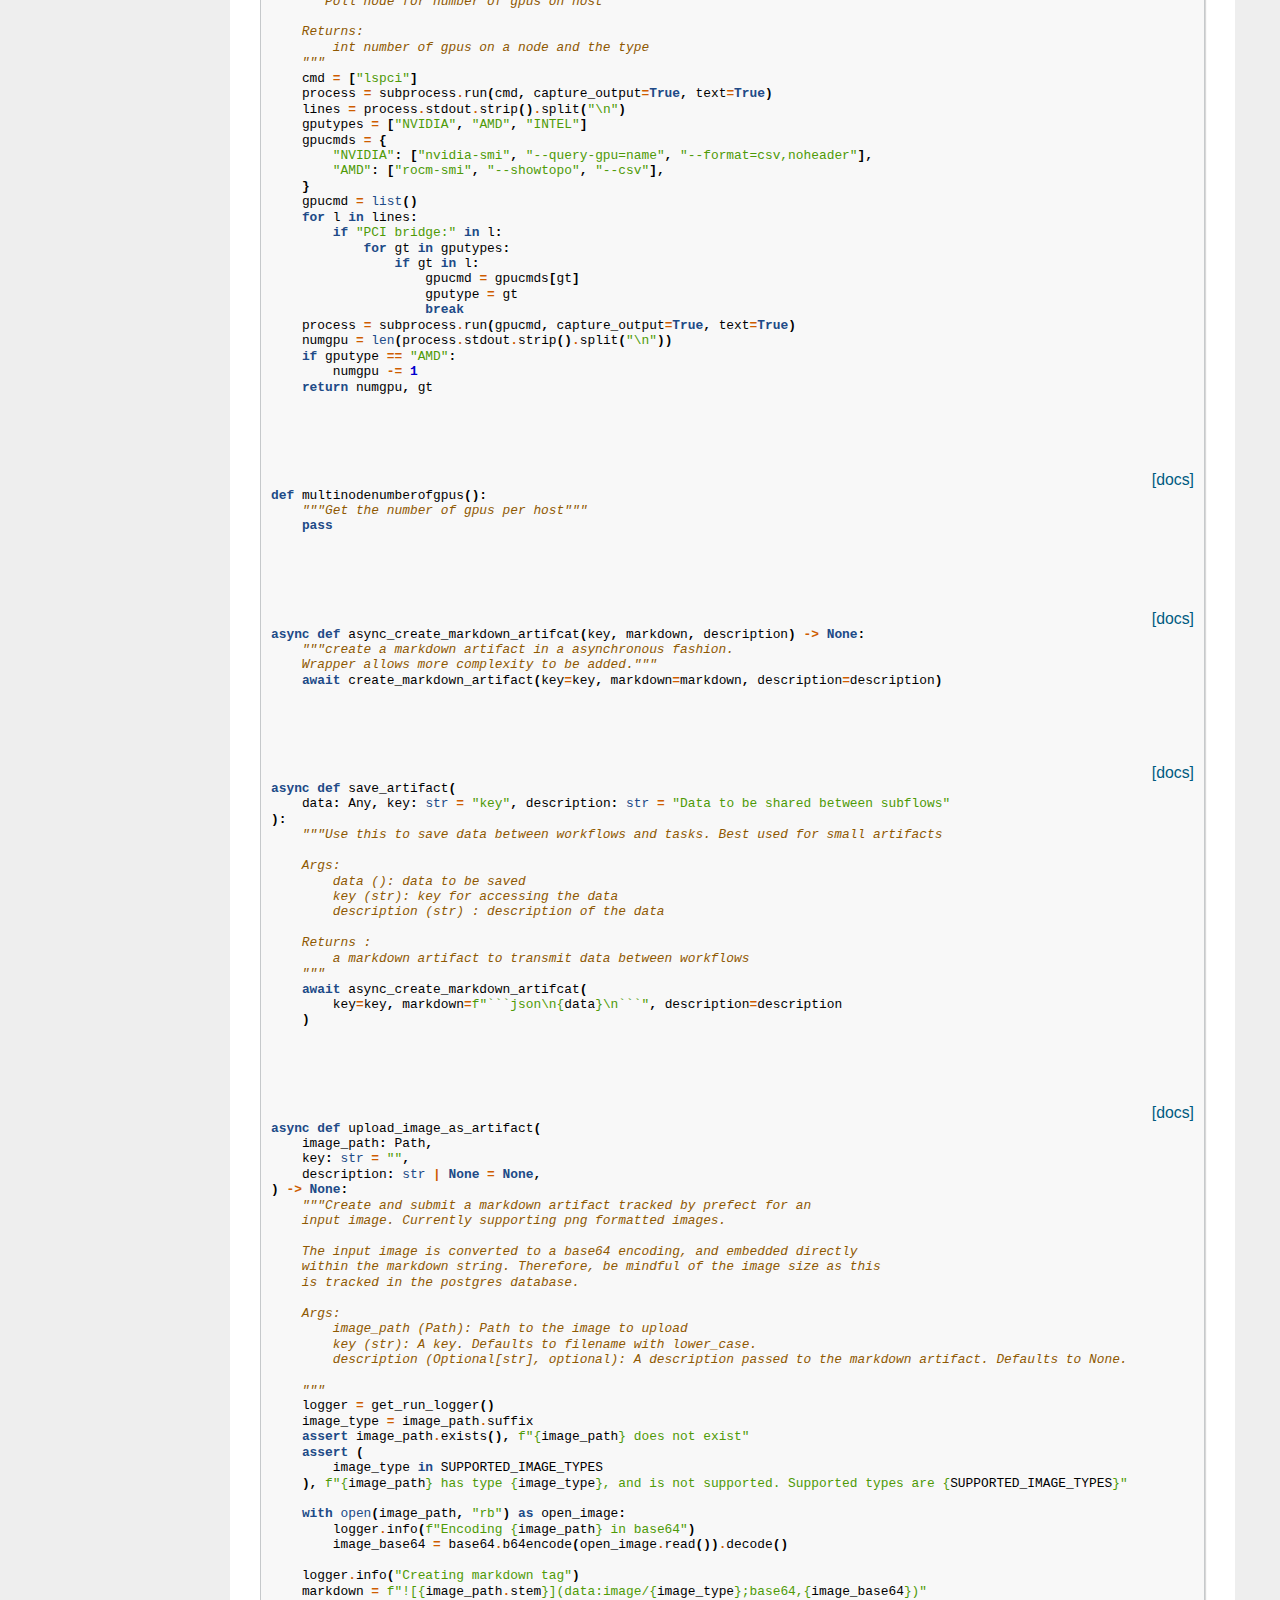
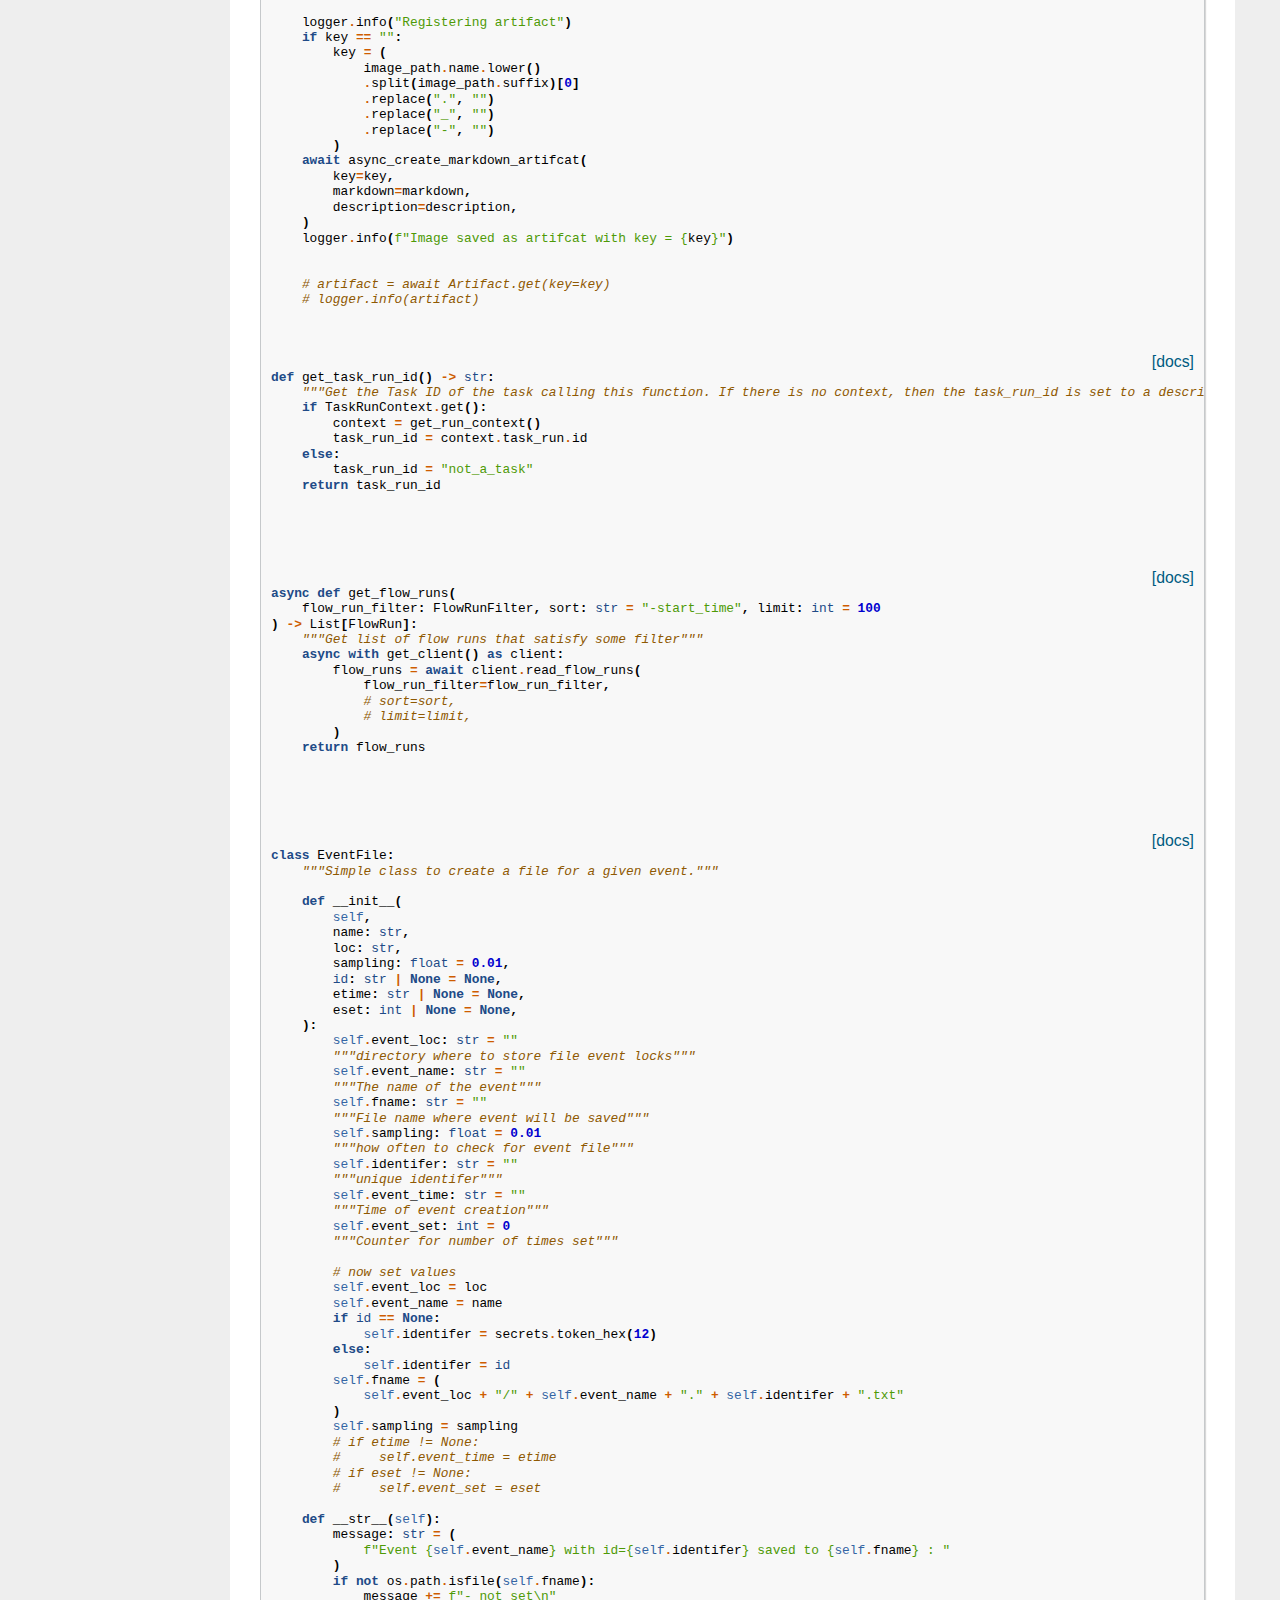
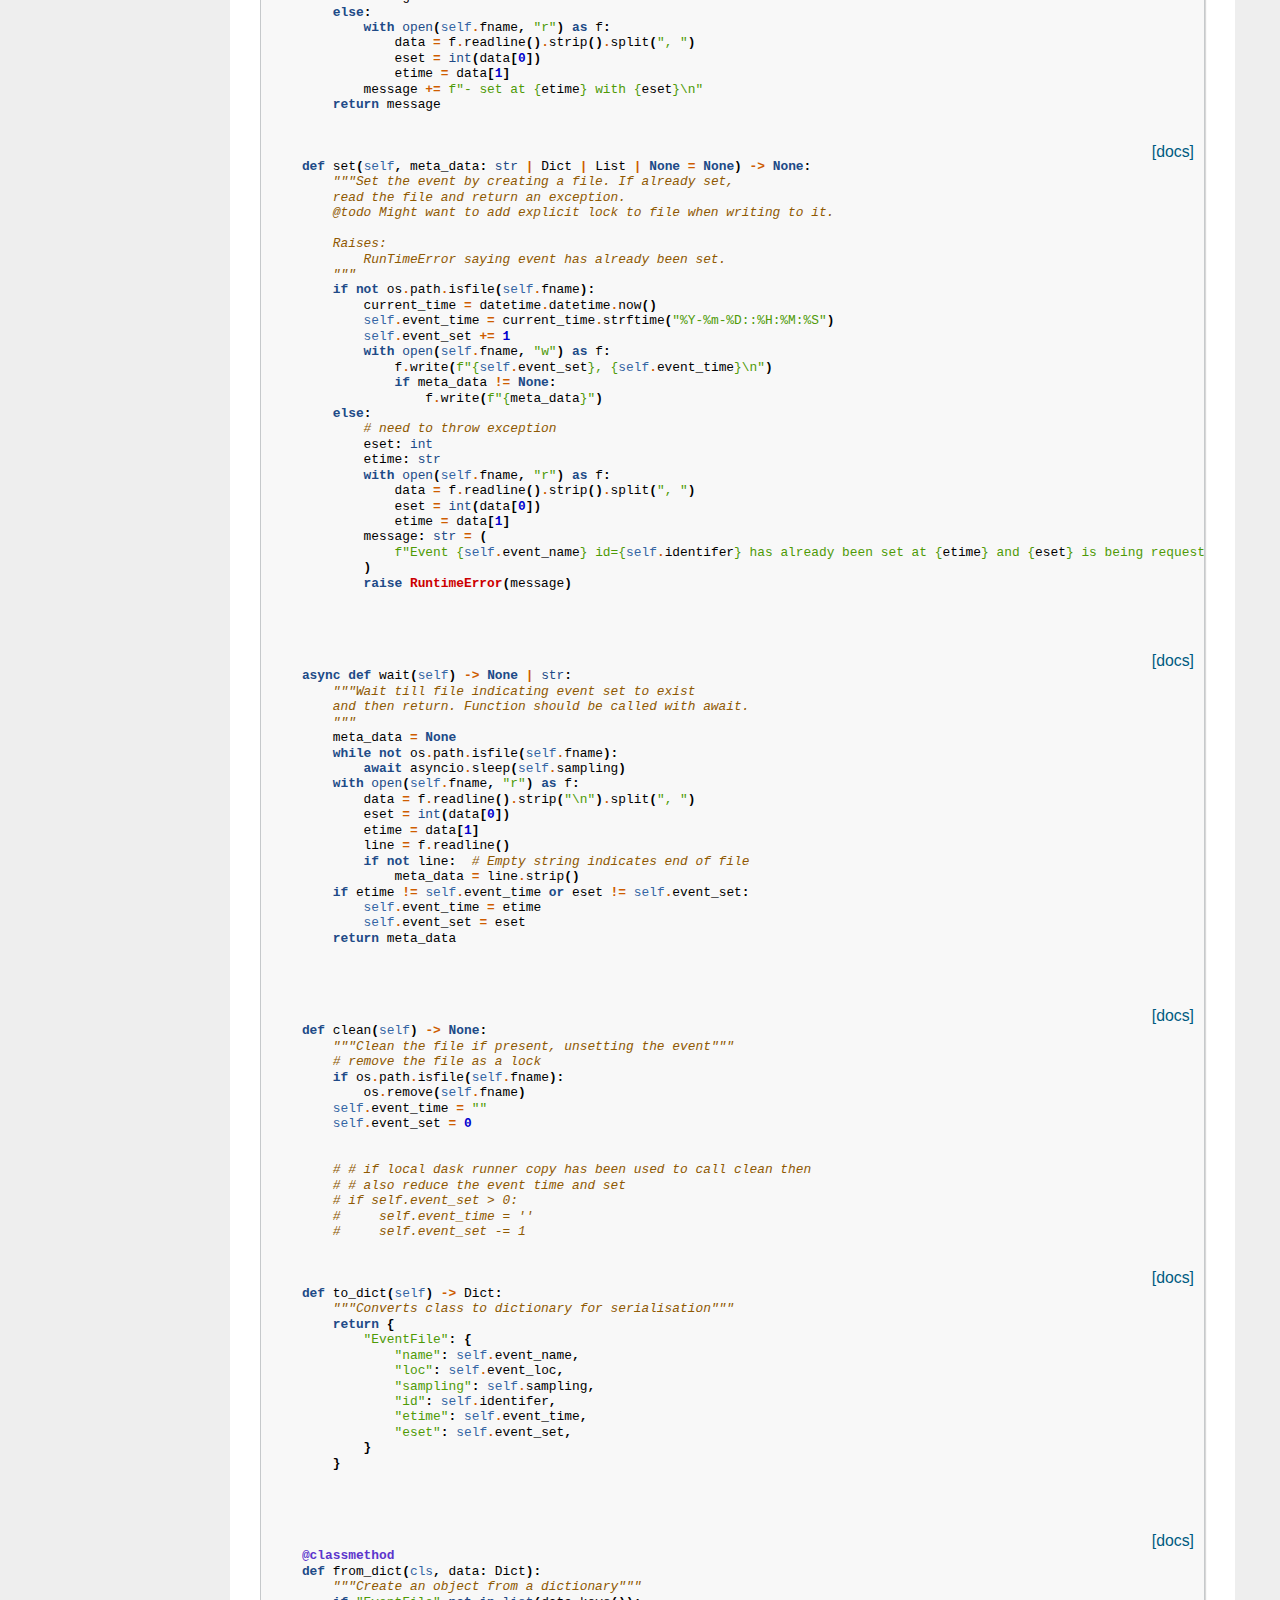
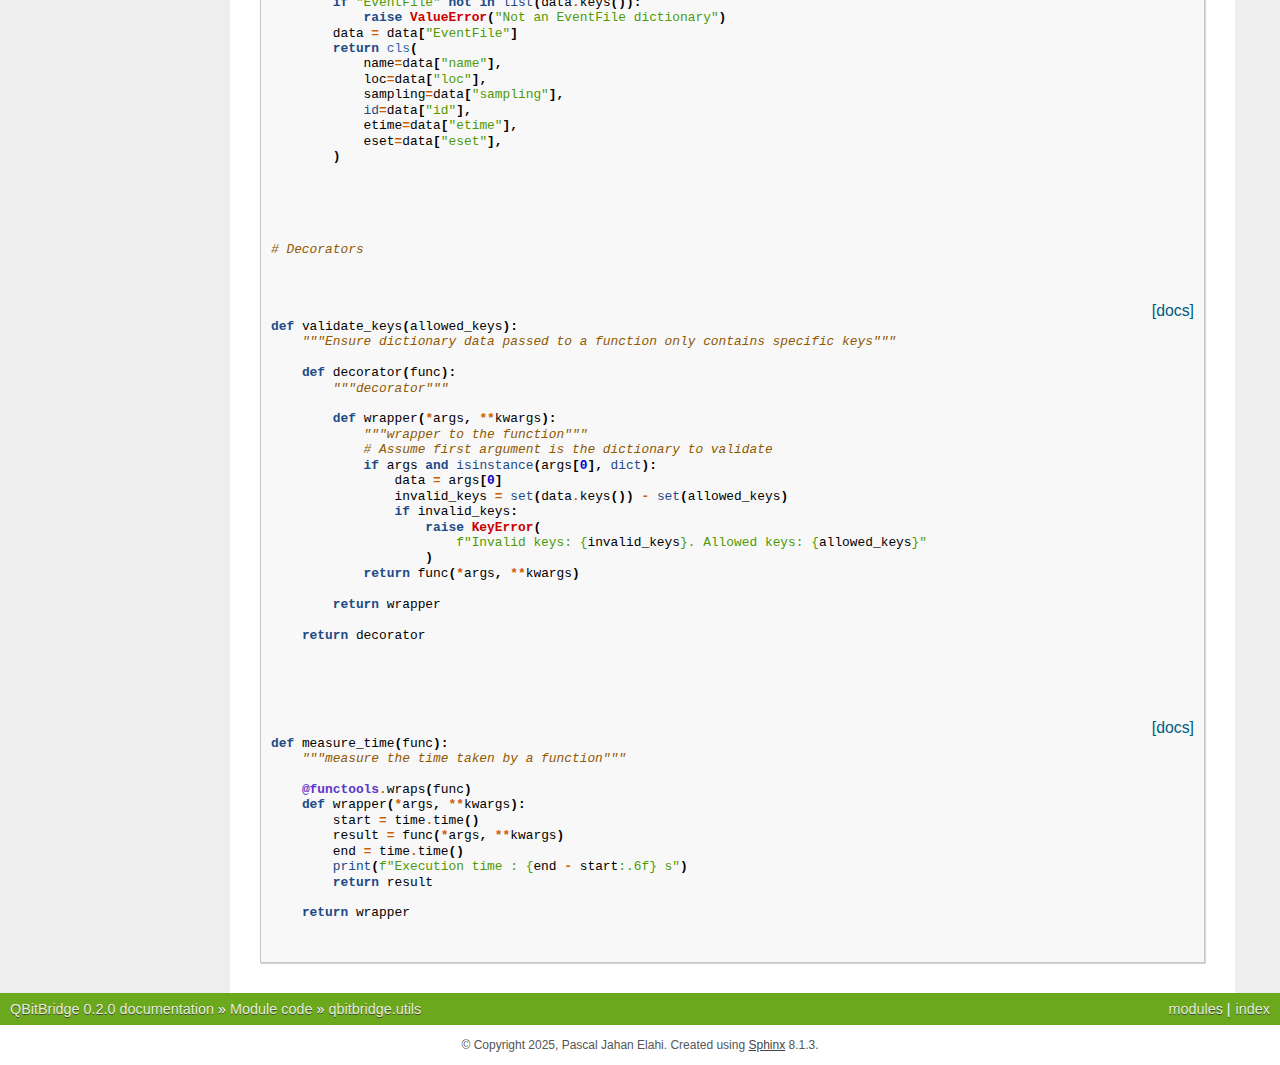
<file: _modules/qbitbridge/utils.html>
<!DOCTYPE html>

<html lang="en" data-content_root="../../">
  <head>
    <meta charset="utf-8" />
    <meta name="viewport" content="width=device-width, initial-scale=1.0" />
    <title>qbitbridge.utils &#8212; QBitBridge 0.2.0 documentation</title>
    <link rel="stylesheet" type="text/css" href="../../_static/pygments.css?v=8f2a1f02" />
    <link rel="stylesheet" type="text/css" href="../../_static/nature.css?v=279e0f84" />
    <link rel="stylesheet" type="text/css" href="../../_static/graphviz.css?v=4ae1632d" />
    <script src="../../_static/documentation_options.js?v=938c9ccc"></script>
    <script src="../../_static/doctools.js?v=9bcbadda"></script>
    <script src="../../_static/sphinx_highlight.js?v=dc90522c"></script>
    <link rel="index" title="Index" href="../../genindex.html" />
    <link rel="search" title="Search" href="../../search.html" /> 
  </head><body>
    <div class="related" role="navigation" aria-label="Related">
      <h3>Navigation</h3>
      <ul>
        <li class="right" style="margin-right: 10px">
          <a href="../../genindex.html" title="General Index"
             accesskey="I">index</a></li>
        <li class="right" >
          <a href="../../py-modindex.html" title="Python Module Index"
             >modules</a> |</li>
        <li class="nav-item nav-item-0"><a href="../../index.html">QBitBridge 0.2.0 documentation</a> &#187;</li>
          <li class="nav-item nav-item-1"><a href="../index.html" accesskey="U">Module code</a> &#187;</li>
        <li class="nav-item nav-item-this"><a href="">qbitbridge.utils</a></li> 
      </ul>
    </div>  

    <div class="document">
      <div class="documentwrapper">
        <div class="bodywrapper">
          <div class="body" role="main">
            
  <h1>Source code for qbitbridge.utils</h1><div class="highlight"><pre>
<span></span><span class="sd">&quot;&quot;&quot;</span>
<span class="sd">Collection of functions and tooling intended for general usage.</span>
<span class="sd">The key functionality to explore here is the EventFile class.</span>
<span class="sd">&quot;&quot;&quot;</span>

<span class="kn">import</span><span class="w"> </span><span class="nn">datetime</span>
<span class="kn">import</span><span class="w"> </span><span class="nn">functools</span>
<span class="kn">import</span><span class="w"> </span><span class="nn">json</span>
<span class="kn">import</span><span class="w"> </span><span class="nn">importlib</span>
<span class="kn">import</span><span class="w"> </span><span class="nn">os</span>
<span class="kn">import</span><span class="w"> </span><span class="nn">secrets</span>
<span class="kn">import</span><span class="w"> </span><span class="nn">subprocess</span>
<span class="kn">import</span><span class="w"> </span><span class="nn">select</span>
<span class="kn">import</span><span class="w"> </span><span class="nn">time</span>
<span class="kn">from</span><span class="w"> </span><span class="nn">contextlib</span><span class="w"> </span><span class="kn">import</span> <span class="n">contextmanager</span>
<span class="kn">from</span><span class="w"> </span><span class="nn">pathlib</span><span class="w"> </span><span class="kn">import</span> <span class="n">Path</span>
<span class="kn">from</span><span class="w"> </span><span class="nn">socket</span><span class="w"> </span><span class="kn">import</span> <span class="n">gethostname</span>
<span class="kn">from</span><span class="w"> </span><span class="nn">typing</span><span class="w"> </span><span class="kn">import</span> <span class="p">(</span>
    <span class="n">List</span><span class="p">,</span>
    <span class="n">Any</span><span class="p">,</span>
    <span class="n">Dict</span><span class="p">,</span>
    <span class="n">NamedTuple</span><span class="p">,</span>
    <span class="n">Optional</span><span class="p">,</span>
    <span class="n">Tuple</span><span class="p">,</span>
    <span class="n">Union</span><span class="p">,</span>
<span class="p">)</span>
<span class="kn">from</span><span class="w"> </span><span class="nn">prefect.artifacts</span><span class="w"> </span><span class="kn">import</span> <span class="n">create_markdown_artifact</span><span class="p">,</span> <span class="n">Artifact</span>
<span class="kn">from</span><span class="w"> </span><span class="nn">prefect.logging</span><span class="w"> </span><span class="kn">import</span> <span class="n">get_run_logger</span>
<span class="kn">from</span><span class="w"> </span><span class="nn">prefect</span><span class="w"> </span><span class="kn">import</span> <span class="n">get_client</span>
<span class="kn">from</span><span class="w"> </span><span class="nn">prefect.client.schemas.objects</span><span class="w"> </span><span class="kn">import</span> <span class="n">FlowRun</span>
<span class="kn">from</span><span class="w"> </span><span class="nn">prefect.client.schemas.filters</span><span class="w"> </span><span class="kn">import</span> <span class="n">FlowRunFilter</span>
<span class="kn">from</span><span class="w"> </span><span class="nn">prefect.context</span><span class="w"> </span><span class="kn">import</span> <span class="n">TaskRunContext</span><span class="p">,</span> <span class="n">get_run_context</span>
<span class="kn">import</span><span class="w"> </span><span class="nn">asyncio</span>
<span class="kn">import</span><span class="w"> </span><span class="nn">argparse</span>
<span class="kn">import</span><span class="w"> </span><span class="nn">base64</span>
<span class="kn">from</span><span class="w"> </span><span class="nn">uuid</span><span class="w"> </span><span class="kn">import</span> <span class="n">UUID</span>

<span class="n">SUPPORTED_IMAGE_TYPES</span> <span class="o">=</span> <span class="p">[</span><span class="s2">&quot;.jpg&quot;</span><span class="p">,</span> <span class="s2">&quot;.jpeg&quot;</span><span class="p">,</span> <span class="s2">&quot;.png&quot;</span><span class="p">,</span> <span class="s2">&quot;.gif&quot;</span><span class="p">,</span> <span class="s2">&quot;.svg&quot;</span><span class="p">]</span>


<div class="viewcode-block" id="check_python_installation">
<a class="viewcode-back" href="../../qbitbridge.html#qbitbridge.utils.check_python_installation">[docs]</a>
<span class="k">def</span><span class="w"> </span><span class="nf">check_python_installation</span><span class="p">(</span><span class="n">library</span><span class="p">:</span> <span class="nb">str</span><span class="p">):</span>
<span class="w">    </span><span class="sd">&quot;&quot;&quot;Check if library present and otherwise catch ImporError</span>
<span class="sd">    and report missing library</span>

<span class="sd">    Args:</span>
<span class="sd">    &quot;&quot;&quot;</span>
    <span class="k">try</span><span class="p">:</span>
        <span class="n">importlib</span><span class="o">.</span><span class="n">import_module</span><span class="p">(</span><span class="n">library</span><span class="p">)</span>
        <span class="k">return</span> <span class="kc">True</span>
    <span class="k">except</span> <span class="ne">ImportError</span><span class="p">:</span>
        <span class="nb">print</span><span class="p">(</span><span class="sa">f</span><span class="s2">&quot;</span><span class="si">{</span><span class="n">library</span><span class="si">}</span><span class="s2"> is not installed.&quot;</span><span class="p">)</span>
        <span class="k">return</span> <span class="kc">False</span></div>



<span class="k">def</span><span class="w"> </span><span class="nf">_printtostr</span><span class="p">(</span><span class="n">thingtoprint</span><span class="p">:</span> <span class="n">Any</span><span class="p">)</span> <span class="o">-&gt;</span> <span class="nb">str</span><span class="p">:</span>
<span class="w">    </span><span class="sd">&quot;&quot;&quot;Print something to string rather than stdout&quot;&quot;&quot;</span>
    <span class="kn">from</span><span class="w"> </span><span class="nn">io</span><span class="w"> </span><span class="kn">import</span> <span class="n">StringIO</span>

    <span class="n">f</span> <span class="o">=</span> <span class="n">StringIO</span><span class="p">()</span>
    <span class="nb">print</span><span class="p">(</span><span class="n">thingtoprint</span><span class="p">,</span> <span class="n">file</span><span class="o">=</span><span class="n">f</span><span class="p">)</span>
    <span class="n">result</span> <span class="o">=</span> <span class="n">f</span><span class="o">.</span><span class="n">getvalue</span><span class="p">()</span>
    <span class="n">f</span><span class="o">.</span><span class="n">close</span><span class="p">()</span>
    <span class="k">return</span> <span class="n">result</span>


<div class="viewcode-block" id="get_environment_variable">
<a class="viewcode-back" href="../../qbitbridge.html#qbitbridge.utils.get_environment_variable">[docs]</a>
<span class="k">def</span><span class="w"> </span><span class="nf">get_environment_variable</span><span class="p">(</span>
    <span class="n">variable</span><span class="p">:</span> <span class="n">Union</span><span class="p">[</span><span class="nb">str</span><span class="p">,</span> <span class="kc">None</span><span class="p">],</span> <span class="n">default</span><span class="p">:</span> <span class="n">Optional</span><span class="p">[</span><span class="nb">str</span><span class="p">]</span> <span class="o">=</span> <span class="kc">None</span>
<span class="p">)</span> <span class="o">-&gt;</span> <span class="n">Union</span><span class="p">[</span><span class="nb">str</span><span class="p">,</span> <span class="kc">None</span><span class="p">]:</span>
<span class="w">    </span><span class="sd">&quot;&quot;&quot;Get the value of an environment variable if it exists. If it does not</span>
<span class="sd">    a None is returned.</span>

<span class="sd">    Args:</span>
<span class="sd">        variable (Union[str,None]): The variable to lookup. If it starts with `$` it is removed. If `None` is provided `None` is returned.</span>
<span class="sd">        default (Optional[str], optional): If the variable lookup is not resolved this is returned. Defaults to None.</span>

<span class="sd">    Returns:</span>
<span class="sd">        Union[str,None]: Value of environment variable if it exists. None if it does not.</span>
<span class="sd">    &quot;&quot;&quot;</span>
    <span class="k">if</span> <span class="n">variable</span> <span class="ow">is</span> <span class="kc">None</span><span class="p">:</span>
        <span class="k">return</span> <span class="kc">None</span>

    <span class="n">variable</span> <span class="o">=</span> <span class="n">variable</span><span class="o">.</span><span class="n">lstrip</span><span class="p">(</span><span class="s2">&quot;$&quot;</span><span class="p">)</span>
    <span class="n">value</span> <span class="o">=</span> <span class="n">os</span><span class="o">.</span><span class="n">getenv</span><span class="p">(</span><span class="n">variable</span><span class="p">)</span>

    <span class="n">value</span> <span class="o">=</span> <span class="n">default</span> <span class="k">if</span> <span class="n">value</span> <span class="ow">is</span> <span class="kc">None</span> <span class="ow">and</span> <span class="n">default</span> <span class="ow">is</span> <span class="ow">not</span> <span class="kc">None</span> <span class="k">else</span> <span class="n">value</span>

    <span class="k">return</span> <span class="n">value</span></div>



<div class="viewcode-block" id="SlurmInfo">
<a class="viewcode-back" href="../../qbitbridge.html#qbitbridge.utils.SlurmInfo">[docs]</a>
<span class="k">class</span><span class="w"> </span><span class="nc">SlurmInfo</span><span class="p">(</span><span class="n">NamedTuple</span><span class="p">):</span>
<span class="w">    </span><span class="sd">&quot;&quot;&quot;Simple class to store slurm information&quot;&quot;&quot;</span>

    <span class="n">hostname</span><span class="p">:</span> <span class="nb">str</span>
<span class="w">    </span><span class="sd">&quot;&quot;&quot;The hostname of the slurm job&quot;&quot;&quot;</span>
    <span class="n">resource</span><span class="p">:</span> <span class="nb">str</span> <span class="o">=</span> <span class="kc">None</span>
<span class="w">    </span><span class="sd">&quot;&quot;&quot;The slurm resource request&quot;&quot;&quot;</span>
    <span class="n">job_id</span><span class="p">:</span> <span class="n">Optional</span><span class="p">[</span><span class="nb">str</span><span class="p">]</span> <span class="o">=</span> <span class="kc">None</span>
<span class="w">    </span><span class="sd">&quot;&quot;&quot;The job ID of the slurm job&quot;&quot;&quot;</span>
    <span class="n">task_id</span><span class="p">:</span> <span class="n">Optional</span><span class="p">[</span><span class="nb">str</span><span class="p">]</span> <span class="o">=</span> <span class="kc">None</span>
<span class="w">    </span><span class="sd">&quot;&quot;&quot;The task ID of the slurm job&quot;&quot;&quot;</span>
    <span class="n">time</span><span class="p">:</span> <span class="n">Optional</span><span class="p">[</span><span class="nb">str</span><span class="p">]</span> <span class="o">=</span> <span class="kc">None</span>
<span class="w">    </span><span class="sd">&quot;&quot;&quot;The time time the job information was gathered&quot;&quot;&quot;</span></div>



<div class="viewcode-block" id="get_slurm_info">
<a class="viewcode-back" href="../../qbitbridge.html#qbitbridge.utils.get_slurm_info">[docs]</a>
<span class="k">def</span><span class="w"> </span><span class="nf">get_slurm_info</span><span class="p">()</span> <span class="o">-&gt;</span> <span class="n">SlurmInfo</span><span class="p">:</span>
<span class="w">    </span><span class="sd">&quot;&quot;&quot;Collect key slurm attributes of a job</span>

<span class="sd">    Returns:</span>
<span class="sd">        SlurmInfo: Collection of slurm items from the job environment</span>
<span class="sd">    &quot;&quot;&quot;</span>

    <span class="n">hostname</span> <span class="o">=</span> <span class="n">gethostname</span><span class="p">()</span>
    <span class="n">job_id</span> <span class="o">=</span> <span class="n">get_environment_variable</span><span class="p">(</span><span class="s2">&quot;SLURM_JOB_ID&quot;</span><span class="p">)</span>
    <span class="n">task_id</span> <span class="o">=</span> <span class="n">get_environment_variable</span><span class="p">(</span><span class="s2">&quot;SLURM_ARRAY_TASK_ID&quot;</span><span class="p">)</span>
    <span class="n">now</span> <span class="o">=</span> <span class="nb">str</span><span class="p">(</span><span class="n">datetime</span><span class="o">.</span><span class="n">datetime</span><span class="o">.</span><span class="n">now</span><span class="p">())</span>

    <span class="k">return</span> <span class="n">SlurmInfo</span><span class="p">(</span><span class="n">hostname</span><span class="o">=</span><span class="n">hostname</span><span class="p">,</span> <span class="n">job_id</span><span class="o">=</span><span class="n">job_id</span><span class="p">,</span> <span class="n">task_id</span><span class="o">=</span><span class="n">task_id</span><span class="p">,</span> <span class="n">time</span><span class="o">=</span><span class="n">now</span><span class="p">)</span></div>



<div class="viewcode-block" id="get_job_info">
<a class="viewcode-back" href="../../qbitbridge.html#qbitbridge.utils.get_job_info">[docs]</a>
<span class="k">def</span><span class="w"> </span><span class="nf">get_job_info</span><span class="p">(</span><span class="n">mode</span><span class="p">:</span> <span class="nb">str</span> <span class="o">=</span> <span class="s2">&quot;slurm&quot;</span><span class="p">)</span> <span class="o">-&gt;</span> <span class="n">Union</span><span class="p">[</span><span class="n">SlurmInfo</span><span class="p">]:</span>
<span class="w">    </span><span class="sd">&quot;&quot;&quot;Get the job information for the supplied mode</span>

<span class="sd">    Args:</span>
<span class="sd">        mode (str, optional): Which mode to poll information for. Defaults to &quot;slurm&quot;.</span>

<span class="sd">    Raises:</span>
<span class="sd">        ValueError: Raised if the mode is not supported</span>

<span class="sd">    Returns:</span>
<span class="sd">        Union[SlurmInfo]: The specified mode</span>
<span class="sd">    &quot;&quot;&quot;</span>
    <span class="c1"># TODO: Add other modes? Return a default?</span>
    <span class="n">modes</span> <span class="o">=</span> <span class="p">(</span><span class="s2">&quot;slurm&quot;</span><span class="p">,)</span>

    <span class="k">if</span> <span class="n">mode</span><span class="o">.</span><span class="n">lower</span><span class="p">()</span> <span class="o">==</span> <span class="s2">&quot;slurm&quot;</span><span class="p">:</span>
        <span class="n">job_info</span> <span class="o">=</span> <span class="n">get_slurm_info</span><span class="p">()</span>
    <span class="k">else</span><span class="p">:</span>
        <span class="k">raise</span> <span class="ne">ValueError</span><span class="p">(</span><span class="sa">f</span><span class="s2">&quot;</span><span class="si">{</span><span class="n">mode</span><span class="si">=}</span><span class="s2"> not supported. Supported </span><span class="si">{</span><span class="n">modes</span><span class="si">=}</span><span class="s2"> &quot;</span><span class="p">)</span>

    <span class="k">return</span> <span class="n">job_info</span></div>



<div class="viewcode-block" id="get_argparse_args">
<a class="viewcode-back" href="../../qbitbridge.html#qbitbridge.utils.get_argparse_args">[docs]</a>
<span class="k">def</span><span class="w"> </span><span class="nf">get_argparse_args</span><span class="p">(</span>
    <span class="n">arguments</span><span class="p">:</span> <span class="nb">str</span><span class="p">,</span> <span class="n">parser</span><span class="p">:</span> <span class="n">argparse</span><span class="o">.</span><span class="n">ArgumentParser</span>
<span class="p">)</span> <span class="o">-&gt;</span> <span class="n">argparse</span><span class="o">.</span><span class="n">Namespace</span><span class="p">:</span>
<span class="w">    </span><span class="sd">&quot;&quot;&quot;Parse a string based on an argparser and also strip out _ from an argument</span>

<span class="sd">    Args:</span>
<span class="sd">        arguments (str): string of arguments</span>
<span class="sd">        parser (argparse.ArgumentParser): parser that processes list of strings</span>

<span class="sd">    Return:</span>
<span class="sd">        The argparser namespace</span>
<span class="sd">    &quot;&quot;&quot;</span>
    <span class="kn">import</span><span class="w"> </span><span class="nn">shlex</span>

    <span class="c1"># split the string</span>
    <span class="n">args_list</span> <span class="o">=</span> <span class="n">shlex</span><span class="o">.</span><span class="n">split</span><span class="p">(</span><span class="n">arguments</span><span class="p">)</span>
    <span class="c1"># if string contains a __ replace it with a space</span>
    <span class="n">args_list</span> <span class="o">=</span> <span class="p">[</span><span class="n">a</span><span class="o">.</span><span class="n">replace</span><span class="p">(</span><span class="s2">&quot;__&quot;</span><span class="p">,</span> <span class="s2">&quot; &quot;</span><span class="p">)</span> <span class="k">for</span> <span class="n">a</span> <span class="ow">in</span> <span class="n">args_list</span><span class="p">]</span>
    <span class="c1"># Parse the arguments from our string</span>
    <span class="k">return</span> <span class="n">parser</span><span class="o">.</span><span class="n">parse_args</span><span class="p">(</span><span class="n">args_list</span><span class="p">)</span></div>



<div class="viewcode-block" id="log_slurm_job_environment">
<a class="viewcode-back" href="../../qbitbridge.html#qbitbridge.utils.log_slurm_job_environment">[docs]</a>
<span class="k">def</span><span class="w"> </span><span class="nf">log_slurm_job_environment</span><span class="p">(</span><span class="n">logger</span><span class="p">)</span> <span class="o">-&gt;</span> <span class="n">SlurmInfo</span><span class="p">:</span>
<span class="w">    </span><span class="sd">&quot;&quot;&quot;Log components of the slurm environment.</span>

<span class="sd">    Returns:</span>
<span class="sd">        SlurmInfo: Collection of slurm items from the job environment</span>
<span class="sd">    &quot;&quot;&quot;</span>
    <span class="c1"># TODO: Expand this to allow potentially other job queue systems</span>
    <span class="n">slurm_info</span> <span class="o">=</span> <span class="n">get_slurm_info</span><span class="p">()</span>

    <span class="n">logger</span><span class="o">.</span><span class="n">info</span><span class="p">(</span><span class="sa">f</span><span class="s2">&quot;Running on </span><span class="si">{</span><span class="n">slurm_info</span><span class="o">.</span><span class="n">hostname</span><span class="si">=}</span><span class="s2">&quot;</span><span class="p">)</span>
    <span class="n">logger</span><span class="o">.</span><span class="n">info</span><span class="p">(</span><span class="sa">f</span><span class="s2">&quot;Slurm job id is </span><span class="si">{</span><span class="n">slurm_info</span><span class="o">.</span><span class="n">job_id</span><span class="si">}</span><span class="s2">&quot;</span><span class="p">)</span>
    <span class="n">logger</span><span class="o">.</span><span class="n">info</span><span class="p">(</span><span class="sa">f</span><span class="s2">&quot;Slurm task id is </span><span class="si">{</span><span class="n">slurm_info</span><span class="o">.</span><span class="n">task_id</span><span class="si">}</span><span class="s2">&quot;</span><span class="p">)</span>

    <span class="k">return</span> <span class="n">slurm_info</span></div>



<div class="viewcode-block" id="run_a_srun_process">
<a class="viewcode-back" href="../../qbitbridge.html#qbitbridge.utils.run_a_srun_process">[docs]</a>
<span class="k">def</span><span class="w"> </span><span class="nf">run_a_srun_process</span><span class="p">(</span>
    <span class="n">shell_cmd</span><span class="p">:</span> <span class="nb">list</span><span class="p">,</span>
    <span class="n">srunargs</span><span class="p">:</span> <span class="nb">list</span> <span class="o">=</span> <span class="p">[],</span>
    <span class="n">add_output_to_log</span><span class="p">:</span> <span class="nb">bool</span> <span class="o">=</span> <span class="kc">False</span><span class="p">,</span>
    <span class="n">logger</span><span class="o">=</span><span class="kc">None</span><span class="p">,</span>
<span class="p">)</span> <span class="o">-&gt;</span> <span class="n">subprocess</span><span class="o">.</span><span class="n">Popen</span><span class="p">:</span>
<span class="w">    </span><span class="sd">&quot;&quot;&quot;runs a srun process given by the shell command.</span>
<span class="sd">    If given a logger and asked to append, adds to the logger.</span>

<span class="sd">    Returns:</span>
<span class="sd">        subprocess.Popen: new proccess spawned by the shell_cmd</span>
<span class="sd">    &quot;&quot;&quot;</span>
    <span class="n">wrappername</span> <span class="o">=</span> <span class="n">secrets</span><span class="o">.</span><span class="n">token_hex</span><span class="p">(</span><span class="mi">12</span><span class="p">)</span>
    <span class="n">wrappercmd</span> <span class="o">=</span> <span class="p">[</span>
        <span class="s2">&quot;#!/bin/bash&quot;</span><span class="p">,</span>
        <span class="s2">&quot;export OMP_PLACES=cores&quot;</span><span class="p">,</span>
        <span class="s2">&quot;export OMP_MAX_ACTIVE_LEVELS=4&quot;</span><span class="p">,</span>
    <span class="p">]</span>
    <span class="k">with</span> <span class="nb">open</span><span class="p">(</span><span class="n">wrappername</span><span class="p">,</span> <span class="s2">&quot;w&quot;</span><span class="p">)</span> <span class="k">as</span> <span class="n">f</span><span class="p">:</span>
        <span class="k">for</span> <span class="n">cmd</span> <span class="ow">in</span> <span class="n">wrappercmd</span><span class="p">:</span>
            <span class="n">f</span><span class="o">.</span><span class="n">write</span><span class="p">(</span><span class="n">cmd</span> <span class="o">+</span> <span class="s2">&quot;</span><span class="se">\n</span><span class="s2">&quot;</span><span class="p">)</span>
        <span class="n">f</span><span class="o">.</span><span class="n">write</span><span class="p">(</span><span class="s2">&quot; &quot;</span><span class="o">.</span><span class="n">join</span><span class="p">(</span><span class="n">shell_cmd</span><span class="p">)</span> <span class="o">+</span> <span class="s2">&quot;</span><span class="se">\n</span><span class="s2">&quot;</span><span class="p">)</span>
    <span class="n">os</span><span class="o">.</span><span class="n">chmod</span><span class="p">(</span><span class="n">wrappername</span><span class="p">,</span> <span class="mo">0o777</span><span class="p">)</span>
    <span class="n">newcmd</span> <span class="o">=</span> <span class="p">[]</span>
    <span class="n">newcmd</span> <span class="o">+=</span> <span class="p">[</span><span class="s2">&quot;srun&quot;</span><span class="p">]</span> <span class="o">+</span> <span class="n">srunargs</span>
    <span class="n">newcmd</span> <span class="o">+=</span> <span class="p">[</span><span class="s2">&quot;./&quot;</span> <span class="o">+</span> <span class="n">wrappername</span><span class="p">]</span>
    <span class="n">process</span> <span class="o">=</span> <span class="n">run_a_process</span><span class="p">(</span><span class="n">newcmd</span><span class="p">,</span> <span class="n">logger</span><span class="p">,</span> <span class="n">add_output_to_log</span><span class="p">)</span>
    <span class="n">os</span><span class="o">.</span><span class="n">remove</span><span class="p">(</span><span class="n">wrappername</span><span class="p">)</span>
    <span class="k">return</span> <span class="n">process</span></div>



<div class="viewcode-block" id="run_a_process">
<a class="viewcode-back" href="../../qbitbridge.html#qbitbridge.utils.run_a_process">[docs]</a>
<span class="k">def</span><span class="w"> </span><span class="nf">run_a_process</span><span class="p">(</span>
    <span class="n">shell_cmd</span><span class="p">:</span> <span class="nb">list</span><span class="p">,</span>
    <span class="n">add_output_to_log</span><span class="p">:</span> <span class="nb">bool</span> <span class="o">=</span> <span class="kc">False</span><span class="p">,</span>
    <span class="n">logger</span><span class="o">=</span><span class="kc">None</span><span class="p">,</span>
<span class="p">):</span>
<span class="w">    </span><span class="sd">&quot;&quot;&quot;Runs a process given by the shell command.</span>
<span class="sd">    If given a logger and asked to append, adds to the logger.</span>

<span class="sd">    Returns:</span>
<span class="sd">        subprocess: new proccess spawned by the shell_cmd</span>
<span class="sd">    &quot;&quot;&quot;</span>
    <span class="n">process</span> <span class="o">=</span> <span class="n">subprocess</span><span class="o">.</span><span class="n">run</span><span class="p">(</span>
        <span class="n">shell_cmd</span><span class="p">,</span> <span class="n">capture_output</span><span class="o">=</span><span class="n">add_output_to_log</span><span class="p">,</span> <span class="n">text</span><span class="o">=</span><span class="n">add_output_to_log</span>
    <span class="p">)</span>
    <span class="k">if</span> <span class="n">add_output_to_log</span> <span class="ow">and</span> <span class="n">logger</span> <span class="o">!=</span> <span class="kc">None</span><span class="p">:</span>
        <span class="n">logger</span><span class="o">.</span><span class="n">info</span><span class="p">(</span><span class="n">process</span><span class="o">.</span><span class="n">stdout</span><span class="p">)</span>
    <span class="k">return</span> <span class="n">process</span></div>



<div class="viewcode-block" id="run_a_process_bg">
<a class="viewcode-back" href="../../qbitbridge.html#qbitbridge.utils.run_a_process_bg">[docs]</a>
<span class="k">def</span><span class="w"> </span><span class="nf">run_a_process_bg</span><span class="p">(</span>
    <span class="n">shell_cmd</span><span class="p">:</span> <span class="nb">list</span><span class="p">,</span>
    <span class="n">add_output_to_log</span><span class="p">:</span> <span class="nb">bool</span> <span class="o">=</span> <span class="kc">False</span><span class="p">,</span>
    <span class="n">sleeplength</span><span class="p">:</span> <span class="nb">float</span> <span class="o">=</span> <span class="mi">5</span><span class="p">,</span>
    <span class="n">logger</span><span class="o">=</span><span class="kc">None</span><span class="p">,</span>
<span class="p">)</span> <span class="o">-&gt;</span> <span class="kc">None</span><span class="p">:</span>
<span class="w">    </span><span class="sd">&quot;&quot;&quot;Runs a process given by the shell command.</span>
<span class="sd">    If given a logger and asked to append, adds to the logger.</span>

<span class="sd">    Returns:</span>
<span class="sd">        subprocess: new proccess spawned by the shell_cmd</span>
<span class="sd">    &quot;&quot;&quot;</span>

    <span class="n">process</span> <span class="o">=</span> <span class="n">subprocess</span><span class="o">.</span><span class="n">run</span><span class="p">(</span>
        <span class="n">shell_cmd</span><span class="p">,</span> <span class="n">capture_output</span><span class="o">=</span><span class="n">add_output_to_log</span><span class="p">,</span> <span class="n">text</span><span class="o">=</span><span class="n">add_output_to_log</span>
    <span class="p">)</span>
    <span class="n">time</span><span class="o">.</span><span class="n">sleep</span><span class="p">(</span><span class="n">sleeplength</span><span class="p">)</span>
    <span class="n">reads</span> <span class="o">=</span> <span class="p">[</span><span class="n">process</span><span class="o">.</span><span class="n">stdout</span><span class="o">.</span><span class="n">fileno</span><span class="p">(),</span> <span class="n">process</span><span class="o">.</span><span class="n">stderr</span><span class="o">.</span><span class="n">fileno</span><span class="p">()]</span>
    <span class="n">ret</span> <span class="o">=</span> <span class="n">select</span><span class="o">.</span><span class="n">select</span><span class="p">(</span><span class="n">reads</span><span class="p">,</span> <span class="p">[],</span> <span class="p">[])</span>
    <span class="k">for</span> <span class="n">fd</span> <span class="ow">in</span> <span class="n">ret</span><span class="p">[</span><span class="mi">0</span><span class="p">]:</span>
        <span class="k">if</span> <span class="n">fd</span> <span class="o">==</span> <span class="n">process</span><span class="o">.</span><span class="n">stdout</span><span class="o">.</span><span class="n">fileno</span><span class="p">():</span>
            <span class="n">output</span> <span class="o">=</span> <span class="n">process</span><span class="o">.</span><span class="n">stdout</span><span class="o">.</span><span class="n">readline</span><span class="p">()</span>
            <span class="k">if</span> <span class="n">output</span><span class="p">:</span>
                <span class="n">logger</span><span class="o">.</span><span class="n">info</span><span class="p">(</span><span class="sa">f</span><span class="s2">&quot;</span><span class="si">{</span><span class="n">output</span><span class="o">.</span><span class="n">strip</span><span class="p">()</span><span class="si">}</span><span class="s2">&quot;</span><span class="p">)</span>
        <span class="k">elif</span> <span class="n">fd</span> <span class="o">==</span> <span class="n">process</span><span class="o">.</span><span class="n">stderr</span><span class="o">.</span><span class="n">fileno</span><span class="p">():</span>
            <span class="n">error_output</span> <span class="o">=</span> <span class="n">process</span><span class="o">.</span><span class="n">stderr</span><span class="o">.</span><span class="n">readline</span><span class="p">()</span>
            <span class="k">if</span> <span class="n">error_output</span><span class="p">:</span>
                <span class="n">logger</span><span class="o">.</span><span class="n">info</span><span class="p">(</span><span class="sa">f</span><span class="s2">&quot;</span><span class="si">{</span><span class="n">error_output</span><span class="o">.</span><span class="n">strip</span><span class="p">()</span><span class="si">}</span><span class="s2">&quot;</span><span class="p">)</span></div>



<div class="viewcode-block" id="get_num_gpus">
<a class="viewcode-back" href="../../qbitbridge.html#qbitbridge.utils.get_num_gpus">[docs]</a>
<span class="k">def</span><span class="w"> </span><span class="nf">get_num_gpus</span><span class="p">()</span> <span class="o">-&gt;</span> <span class="n">Tuple</span><span class="p">[</span><span class="nb">int</span><span class="p">,</span> <span class="nb">str</span><span class="p">]:</span>
<span class="w">    </span><span class="sd">&quot;&quot;&quot;Poll node for number of gpus on host</span>

<span class="sd">    Returns:</span>
<span class="sd">        int number of gpus on a node and the type</span>
<span class="sd">    &quot;&quot;&quot;</span>
    <span class="n">cmd</span> <span class="o">=</span> <span class="p">[</span><span class="s2">&quot;lspci&quot;</span><span class="p">]</span>
    <span class="n">process</span> <span class="o">=</span> <span class="n">subprocess</span><span class="o">.</span><span class="n">run</span><span class="p">(</span><span class="n">cmd</span><span class="p">,</span> <span class="n">capture_output</span><span class="o">=</span><span class="kc">True</span><span class="p">,</span> <span class="n">text</span><span class="o">=</span><span class="kc">True</span><span class="p">)</span>
    <span class="n">lines</span> <span class="o">=</span> <span class="n">process</span><span class="o">.</span><span class="n">stdout</span><span class="o">.</span><span class="n">strip</span><span class="p">()</span><span class="o">.</span><span class="n">split</span><span class="p">(</span><span class="s2">&quot;</span><span class="se">\n</span><span class="s2">&quot;</span><span class="p">)</span>
    <span class="n">gputypes</span> <span class="o">=</span> <span class="p">[</span><span class="s2">&quot;NVIDIA&quot;</span><span class="p">,</span> <span class="s2">&quot;AMD&quot;</span><span class="p">,</span> <span class="s2">&quot;INTEL&quot;</span><span class="p">]</span>
    <span class="n">gpucmds</span> <span class="o">=</span> <span class="p">{</span>
        <span class="s2">&quot;NVIDIA&quot;</span><span class="p">:</span> <span class="p">[</span><span class="s2">&quot;nvidia-smi&quot;</span><span class="p">,</span> <span class="s2">&quot;--query-gpu=name&quot;</span><span class="p">,</span> <span class="s2">&quot;--format=csv,noheader&quot;</span><span class="p">],</span>
        <span class="s2">&quot;AMD&quot;</span><span class="p">:</span> <span class="p">[</span><span class="s2">&quot;rocm-smi&quot;</span><span class="p">,</span> <span class="s2">&quot;--showtopo&quot;</span><span class="p">,</span> <span class="s2">&quot;--csv&quot;</span><span class="p">],</span>
    <span class="p">}</span>
    <span class="n">gpucmd</span> <span class="o">=</span> <span class="nb">list</span><span class="p">()</span>
    <span class="k">for</span> <span class="n">l</span> <span class="ow">in</span> <span class="n">lines</span><span class="p">:</span>
        <span class="k">if</span> <span class="s2">&quot;PCI bridge:&quot;</span> <span class="ow">in</span> <span class="n">l</span><span class="p">:</span>
            <span class="k">for</span> <span class="n">gt</span> <span class="ow">in</span> <span class="n">gputypes</span><span class="p">:</span>
                <span class="k">if</span> <span class="n">gt</span> <span class="ow">in</span> <span class="n">l</span><span class="p">:</span>
                    <span class="n">gpucmd</span> <span class="o">=</span> <span class="n">gpucmds</span><span class="p">[</span><span class="n">gt</span><span class="p">]</span>
                    <span class="n">gputype</span> <span class="o">=</span> <span class="n">gt</span>
                    <span class="k">break</span>
    <span class="n">process</span> <span class="o">=</span> <span class="n">subprocess</span><span class="o">.</span><span class="n">run</span><span class="p">(</span><span class="n">gpucmd</span><span class="p">,</span> <span class="n">capture_output</span><span class="o">=</span><span class="kc">True</span><span class="p">,</span> <span class="n">text</span><span class="o">=</span><span class="kc">True</span><span class="p">)</span>
    <span class="n">numgpu</span> <span class="o">=</span> <span class="nb">len</span><span class="p">(</span><span class="n">process</span><span class="o">.</span><span class="n">stdout</span><span class="o">.</span><span class="n">strip</span><span class="p">()</span><span class="o">.</span><span class="n">split</span><span class="p">(</span><span class="s2">&quot;</span><span class="se">\n</span><span class="s2">&quot;</span><span class="p">))</span>
    <span class="k">if</span> <span class="n">gputype</span> <span class="o">==</span> <span class="s2">&quot;AMD&quot;</span><span class="p">:</span>
        <span class="n">numgpu</span> <span class="o">-=</span> <span class="mi">1</span>
    <span class="k">return</span> <span class="n">numgpu</span><span class="p">,</span> <span class="n">gt</span></div>



<div class="viewcode-block" id="multinodenumberofgpus">
<a class="viewcode-back" href="../../qbitbridge.html#qbitbridge.utils.multinodenumberofgpus">[docs]</a>
<span class="k">def</span><span class="w"> </span><span class="nf">multinodenumberofgpus</span><span class="p">():</span>
<span class="w">    </span><span class="sd">&quot;&quot;&quot;Get the number of gpus per host&quot;&quot;&quot;</span>
    <span class="k">pass</span></div>



<div class="viewcode-block" id="async_create_markdown_artifcat">
<a class="viewcode-back" href="../../qbitbridge.html#qbitbridge.utils.async_create_markdown_artifcat">[docs]</a>
<span class="k">async</span> <span class="k">def</span><span class="w"> </span><span class="nf">async_create_markdown_artifcat</span><span class="p">(</span><span class="n">key</span><span class="p">,</span> <span class="n">markdown</span><span class="p">,</span> <span class="n">description</span><span class="p">)</span> <span class="o">-&gt;</span> <span class="kc">None</span><span class="p">:</span>
<span class="w">    </span><span class="sd">&quot;&quot;&quot;create a markdown artifact in a asynchronous fashion.</span>
<span class="sd">    Wrapper allows more complexity to be added.&quot;&quot;&quot;</span>
    <span class="k">await</span> <span class="n">create_markdown_artifact</span><span class="p">(</span><span class="n">key</span><span class="o">=</span><span class="n">key</span><span class="p">,</span> <span class="n">markdown</span><span class="o">=</span><span class="n">markdown</span><span class="p">,</span> <span class="n">description</span><span class="o">=</span><span class="n">description</span><span class="p">)</span></div>



<div class="viewcode-block" id="save_artifact">
<a class="viewcode-back" href="../../qbitbridge.html#qbitbridge.utils.save_artifact">[docs]</a>
<span class="k">async</span> <span class="k">def</span><span class="w"> </span><span class="nf">save_artifact</span><span class="p">(</span>
    <span class="n">data</span><span class="p">:</span> <span class="n">Any</span><span class="p">,</span> <span class="n">key</span><span class="p">:</span> <span class="nb">str</span> <span class="o">=</span> <span class="s2">&quot;key&quot;</span><span class="p">,</span> <span class="n">description</span><span class="p">:</span> <span class="nb">str</span> <span class="o">=</span> <span class="s2">&quot;Data to be shared between subflows&quot;</span>
<span class="p">):</span>
<span class="w">    </span><span class="sd">&quot;&quot;&quot;Use this to save data between workflows and tasks. Best used for small artifacts</span>

<span class="sd">    Args:</span>
<span class="sd">        data (): data to be saved</span>
<span class="sd">        key (str): key for accessing the data</span>
<span class="sd">        description (str) : description of the data</span>

<span class="sd">    Returns :</span>
<span class="sd">        a markdown artifact to transmit data between workflows</span>
<span class="sd">    &quot;&quot;&quot;</span>
    <span class="k">await</span> <span class="n">async_create_markdown_artifcat</span><span class="p">(</span>
        <span class="n">key</span><span class="o">=</span><span class="n">key</span><span class="p">,</span> <span class="n">markdown</span><span class="o">=</span><span class="sa">f</span><span class="s2">&quot;```json</span><span class="se">\n</span><span class="si">{</span><span class="n">data</span><span class="si">}</span><span class="se">\n</span><span class="s2">```&quot;</span><span class="p">,</span> <span class="n">description</span><span class="o">=</span><span class="n">description</span>
    <span class="p">)</span></div>



<div class="viewcode-block" id="upload_image_as_artifact">
<a class="viewcode-back" href="../../qbitbridge.html#qbitbridge.utils.upload_image_as_artifact">[docs]</a>
<span class="k">async</span> <span class="k">def</span><span class="w"> </span><span class="nf">upload_image_as_artifact</span><span class="p">(</span>
    <span class="n">image_path</span><span class="p">:</span> <span class="n">Path</span><span class="p">,</span>
    <span class="n">key</span><span class="p">:</span> <span class="nb">str</span> <span class="o">=</span> <span class="s2">&quot;&quot;</span><span class="p">,</span>
    <span class="n">description</span><span class="p">:</span> <span class="nb">str</span> <span class="o">|</span> <span class="kc">None</span> <span class="o">=</span> <span class="kc">None</span><span class="p">,</span>
<span class="p">)</span> <span class="o">-&gt;</span> <span class="kc">None</span><span class="p">:</span>
<span class="w">    </span><span class="sd">&quot;&quot;&quot;Create and submit a markdown artifact tracked by prefect for an</span>
<span class="sd">    input image. Currently supporting png formatted images.</span>

<span class="sd">    The input image is converted to a base64 encoding, and embedded directly</span>
<span class="sd">    within the markdown string. Therefore, be mindful of the image size as this</span>
<span class="sd">    is tracked in the postgres database.</span>

<span class="sd">    Args:</span>
<span class="sd">        image_path (Path): Path to the image to upload</span>
<span class="sd">        key (str): A key. Defaults to filename with lower_case.</span>
<span class="sd">        description (Optional[str], optional): A description passed to the markdown artifact. Defaults to None.</span>

<span class="sd">    &quot;&quot;&quot;</span>
    <span class="n">logger</span> <span class="o">=</span> <span class="n">get_run_logger</span><span class="p">()</span>
    <span class="n">image_type</span> <span class="o">=</span> <span class="n">image_path</span><span class="o">.</span><span class="n">suffix</span>
    <span class="k">assert</span> <span class="n">image_path</span><span class="o">.</span><span class="n">exists</span><span class="p">(),</span> <span class="sa">f</span><span class="s2">&quot;</span><span class="si">{</span><span class="n">image_path</span><span class="si">}</span><span class="s2"> does not exist&quot;</span>
    <span class="k">assert</span> <span class="p">(</span>
        <span class="n">image_type</span> <span class="ow">in</span> <span class="n">SUPPORTED_IMAGE_TYPES</span>
    <span class="p">),</span> <span class="sa">f</span><span class="s2">&quot;</span><span class="si">{</span><span class="n">image_path</span><span class="si">}</span><span class="s2"> has type </span><span class="si">{</span><span class="n">image_type</span><span class="si">}</span><span class="s2">, and is not supported. Supported types are </span><span class="si">{</span><span class="n">SUPPORTED_IMAGE_TYPES</span><span class="si">}</span><span class="s2">&quot;</span>

    <span class="k">with</span> <span class="nb">open</span><span class="p">(</span><span class="n">image_path</span><span class="p">,</span> <span class="s2">&quot;rb&quot;</span><span class="p">)</span> <span class="k">as</span> <span class="n">open_image</span><span class="p">:</span>
        <span class="n">logger</span><span class="o">.</span><span class="n">info</span><span class="p">(</span><span class="sa">f</span><span class="s2">&quot;Encoding </span><span class="si">{</span><span class="n">image_path</span><span class="si">}</span><span class="s2"> in base64&quot;</span><span class="p">)</span>
        <span class="n">image_base64</span> <span class="o">=</span> <span class="n">base64</span><span class="o">.</span><span class="n">b64encode</span><span class="p">(</span><span class="n">open_image</span><span class="o">.</span><span class="n">read</span><span class="p">())</span><span class="o">.</span><span class="n">decode</span><span class="p">()</span>

    <span class="n">logger</span><span class="o">.</span><span class="n">info</span><span class="p">(</span><span class="s2">&quot;Creating markdown tag&quot;</span><span class="p">)</span>
    <span class="n">markdown</span> <span class="o">=</span> <span class="sa">f</span><span class="s2">&quot;![</span><span class="si">{</span><span class="n">image_path</span><span class="o">.</span><span class="n">stem</span><span class="si">}</span><span class="s2">](data:image/</span><span class="si">{</span><span class="n">image_type</span><span class="si">}</span><span class="s2">;base64,</span><span class="si">{</span><span class="n">image_base64</span><span class="si">}</span><span class="s2">)&quot;</span>

    <span class="n">logger</span><span class="o">.</span><span class="n">info</span><span class="p">(</span><span class="s2">&quot;Registering artifact&quot;</span><span class="p">)</span>
    <span class="k">if</span> <span class="n">key</span> <span class="o">==</span> <span class="s2">&quot;&quot;</span><span class="p">:</span>
        <span class="n">key</span> <span class="o">=</span> <span class="p">(</span>
            <span class="n">image_path</span><span class="o">.</span><span class="n">name</span><span class="o">.</span><span class="n">lower</span><span class="p">()</span>
            <span class="o">.</span><span class="n">split</span><span class="p">(</span><span class="n">image_path</span><span class="o">.</span><span class="n">suffix</span><span class="p">)[</span><span class="mi">0</span><span class="p">]</span>
            <span class="o">.</span><span class="n">replace</span><span class="p">(</span><span class="s2">&quot;.&quot;</span><span class="p">,</span> <span class="s2">&quot;&quot;</span><span class="p">)</span>
            <span class="o">.</span><span class="n">replace</span><span class="p">(</span><span class="s2">&quot;_&quot;</span><span class="p">,</span> <span class="s2">&quot;&quot;</span><span class="p">)</span>
            <span class="o">.</span><span class="n">replace</span><span class="p">(</span><span class="s2">&quot;-&quot;</span><span class="p">,</span> <span class="s2">&quot;&quot;</span><span class="p">)</span>
        <span class="p">)</span>
    <span class="k">await</span> <span class="n">async_create_markdown_artifcat</span><span class="p">(</span>
        <span class="n">key</span><span class="o">=</span><span class="n">key</span><span class="p">,</span>
        <span class="n">markdown</span><span class="o">=</span><span class="n">markdown</span><span class="p">,</span>
        <span class="n">description</span><span class="o">=</span><span class="n">description</span><span class="p">,</span>
    <span class="p">)</span>
    <span class="n">logger</span><span class="o">.</span><span class="n">info</span><span class="p">(</span><span class="sa">f</span><span class="s2">&quot;Image saved as artifcat with key = </span><span class="si">{</span><span class="n">key</span><span class="si">}</span><span class="s2">&quot;</span><span class="p">)</span></div>

    <span class="c1"># artifact = await Artifact.get(key=key)</span>
    <span class="c1"># logger.info(artifact)</span>


<div class="viewcode-block" id="get_task_run_id">
<a class="viewcode-back" href="../../qbitbridge.html#qbitbridge.utils.get_task_run_id">[docs]</a>
<span class="k">def</span><span class="w"> </span><span class="nf">get_task_run_id</span><span class="p">()</span> <span class="o">-&gt;</span> <span class="nb">str</span><span class="p">:</span>
<span class="w">    </span><span class="sd">&quot;&quot;&quot;Get the Task ID of the task calling this function. If there is no context, then the task_run_id is set to a descriptive, non-unique value&quot;&quot;&quot;</span>
    <span class="k">if</span> <span class="n">TaskRunContext</span><span class="o">.</span><span class="n">get</span><span class="p">():</span>
        <span class="n">context</span> <span class="o">=</span> <span class="n">get_run_context</span><span class="p">()</span>
        <span class="n">task_run_id</span> <span class="o">=</span> <span class="n">context</span><span class="o">.</span><span class="n">task_run</span><span class="o">.</span><span class="n">id</span>
    <span class="k">else</span><span class="p">:</span>
        <span class="n">task_run_id</span> <span class="o">=</span> <span class="s2">&quot;not_a_task&quot;</span>
    <span class="k">return</span> <span class="n">task_run_id</span></div>



<div class="viewcode-block" id="get_flow_runs">
<a class="viewcode-back" href="../../qbitbridge.html#qbitbridge.utils.get_flow_runs">[docs]</a>
<span class="k">async</span> <span class="k">def</span><span class="w"> </span><span class="nf">get_flow_runs</span><span class="p">(</span>
    <span class="n">flow_run_filter</span><span class="p">:</span> <span class="n">FlowRunFilter</span><span class="p">,</span> <span class="n">sort</span><span class="p">:</span> <span class="nb">str</span> <span class="o">=</span> <span class="s2">&quot;-start_time&quot;</span><span class="p">,</span> <span class="n">limit</span><span class="p">:</span> <span class="nb">int</span> <span class="o">=</span> <span class="mi">100</span>
<span class="p">)</span> <span class="o">-&gt;</span> <span class="n">List</span><span class="p">[</span><span class="n">FlowRun</span><span class="p">]:</span>
<span class="w">    </span><span class="sd">&quot;&quot;&quot;Get list of flow runs that satisfy some filter&quot;&quot;&quot;</span>
    <span class="k">async</span> <span class="k">with</span> <span class="n">get_client</span><span class="p">()</span> <span class="k">as</span> <span class="n">client</span><span class="p">:</span>
        <span class="n">flow_runs</span> <span class="o">=</span> <span class="k">await</span> <span class="n">client</span><span class="o">.</span><span class="n">read_flow_runs</span><span class="p">(</span>
            <span class="n">flow_run_filter</span><span class="o">=</span><span class="n">flow_run_filter</span><span class="p">,</span>
            <span class="c1"># sort=sort,</span>
            <span class="c1"># limit=limit,</span>
        <span class="p">)</span>
    <span class="k">return</span> <span class="n">flow_runs</span></div>



<div class="viewcode-block" id="EventFile">
<a class="viewcode-back" href="../../qbitbridge.html#qbitbridge.utils.EventFile">[docs]</a>
<span class="k">class</span><span class="w"> </span><span class="nc">EventFile</span><span class="p">:</span>
<span class="w">    </span><span class="sd">&quot;&quot;&quot;Simple class to create a file for a given event.&quot;&quot;&quot;</span>

    <span class="k">def</span><span class="w"> </span><span class="fm">__init__</span><span class="p">(</span>
        <span class="bp">self</span><span class="p">,</span>
        <span class="n">name</span><span class="p">:</span> <span class="nb">str</span><span class="p">,</span>
        <span class="n">loc</span><span class="p">:</span> <span class="nb">str</span><span class="p">,</span>
        <span class="n">sampling</span><span class="p">:</span> <span class="nb">float</span> <span class="o">=</span> <span class="mf">0.01</span><span class="p">,</span>
        <span class="nb">id</span><span class="p">:</span> <span class="nb">str</span> <span class="o">|</span> <span class="kc">None</span> <span class="o">=</span> <span class="kc">None</span><span class="p">,</span>
        <span class="n">etime</span><span class="p">:</span> <span class="nb">str</span> <span class="o">|</span> <span class="kc">None</span> <span class="o">=</span> <span class="kc">None</span><span class="p">,</span>
        <span class="n">eset</span><span class="p">:</span> <span class="nb">int</span> <span class="o">|</span> <span class="kc">None</span> <span class="o">=</span> <span class="kc">None</span><span class="p">,</span>
    <span class="p">):</span>
        <span class="bp">self</span><span class="o">.</span><span class="n">event_loc</span><span class="p">:</span> <span class="nb">str</span> <span class="o">=</span> <span class="s2">&quot;&quot;</span>
<span class="w">        </span><span class="sd">&quot;&quot;&quot;directory where to store file event locks&quot;&quot;&quot;</span>
        <span class="bp">self</span><span class="o">.</span><span class="n">event_name</span><span class="p">:</span> <span class="nb">str</span> <span class="o">=</span> <span class="s2">&quot;&quot;</span>
<span class="w">        </span><span class="sd">&quot;&quot;&quot;The name of the event&quot;&quot;&quot;</span>
        <span class="bp">self</span><span class="o">.</span><span class="n">fname</span><span class="p">:</span> <span class="nb">str</span> <span class="o">=</span> <span class="s2">&quot;&quot;</span>
<span class="w">        </span><span class="sd">&quot;&quot;&quot;File name where event will be saved&quot;&quot;&quot;</span>
        <span class="bp">self</span><span class="o">.</span><span class="n">sampling</span><span class="p">:</span> <span class="nb">float</span> <span class="o">=</span> <span class="mf">0.01</span>
<span class="w">        </span><span class="sd">&quot;&quot;&quot;how often to check for event file&quot;&quot;&quot;</span>
        <span class="bp">self</span><span class="o">.</span><span class="n">identifer</span><span class="p">:</span> <span class="nb">str</span> <span class="o">=</span> <span class="s2">&quot;&quot;</span>
<span class="w">        </span><span class="sd">&quot;&quot;&quot;unique identifer&quot;&quot;&quot;</span>
        <span class="bp">self</span><span class="o">.</span><span class="n">event_time</span><span class="p">:</span> <span class="nb">str</span> <span class="o">=</span> <span class="s2">&quot;&quot;</span>
<span class="w">        </span><span class="sd">&quot;&quot;&quot;Time of event creation&quot;&quot;&quot;</span>
        <span class="bp">self</span><span class="o">.</span><span class="n">event_set</span><span class="p">:</span> <span class="nb">int</span> <span class="o">=</span> <span class="mi">0</span>
<span class="w">        </span><span class="sd">&quot;&quot;&quot;Counter for number of times set&quot;&quot;&quot;</span>

        <span class="c1"># now set values</span>
        <span class="bp">self</span><span class="o">.</span><span class="n">event_loc</span> <span class="o">=</span> <span class="n">loc</span>
        <span class="bp">self</span><span class="o">.</span><span class="n">event_name</span> <span class="o">=</span> <span class="n">name</span>
        <span class="k">if</span> <span class="nb">id</span> <span class="o">==</span> <span class="kc">None</span><span class="p">:</span>
            <span class="bp">self</span><span class="o">.</span><span class="n">identifer</span> <span class="o">=</span> <span class="n">secrets</span><span class="o">.</span><span class="n">token_hex</span><span class="p">(</span><span class="mi">12</span><span class="p">)</span>
        <span class="k">else</span><span class="p">:</span>
            <span class="bp">self</span><span class="o">.</span><span class="n">identifer</span> <span class="o">=</span> <span class="nb">id</span>
        <span class="bp">self</span><span class="o">.</span><span class="n">fname</span> <span class="o">=</span> <span class="p">(</span>
            <span class="bp">self</span><span class="o">.</span><span class="n">event_loc</span> <span class="o">+</span> <span class="s2">&quot;/&quot;</span> <span class="o">+</span> <span class="bp">self</span><span class="o">.</span><span class="n">event_name</span> <span class="o">+</span> <span class="s2">&quot;.&quot;</span> <span class="o">+</span> <span class="bp">self</span><span class="o">.</span><span class="n">identifer</span> <span class="o">+</span> <span class="s2">&quot;.txt&quot;</span>
        <span class="p">)</span>
        <span class="bp">self</span><span class="o">.</span><span class="n">sampling</span> <span class="o">=</span> <span class="n">sampling</span>
        <span class="c1"># if etime != None:</span>
        <span class="c1">#     self.event_time = etime</span>
        <span class="c1"># if eset != None:</span>
        <span class="c1">#     self.event_set = eset</span>

    <span class="k">def</span><span class="w"> </span><span class="fm">__str__</span><span class="p">(</span><span class="bp">self</span><span class="p">):</span>
        <span class="n">message</span><span class="p">:</span> <span class="nb">str</span> <span class="o">=</span> <span class="p">(</span>
            <span class="sa">f</span><span class="s2">&quot;Event </span><span class="si">{</span><span class="bp">self</span><span class="o">.</span><span class="n">event_name</span><span class="si">}</span><span class="s2"> with id=</span><span class="si">{</span><span class="bp">self</span><span class="o">.</span><span class="n">identifer</span><span class="si">}</span><span class="s2"> saved to </span><span class="si">{</span><span class="bp">self</span><span class="o">.</span><span class="n">fname</span><span class="si">}</span><span class="s2"> : &quot;</span>
        <span class="p">)</span>
        <span class="k">if</span> <span class="ow">not</span> <span class="n">os</span><span class="o">.</span><span class="n">path</span><span class="o">.</span><span class="n">isfile</span><span class="p">(</span><span class="bp">self</span><span class="o">.</span><span class="n">fname</span><span class="p">):</span>
            <span class="n">message</span> <span class="o">+=</span> <span class="sa">f</span><span class="s2">&quot;- not set</span><span class="se">\n</span><span class="s2">&quot;</span>
        <span class="k">else</span><span class="p">:</span>
            <span class="k">with</span> <span class="nb">open</span><span class="p">(</span><span class="bp">self</span><span class="o">.</span><span class="n">fname</span><span class="p">,</span> <span class="s2">&quot;r&quot;</span><span class="p">)</span> <span class="k">as</span> <span class="n">f</span><span class="p">:</span>
                <span class="n">data</span> <span class="o">=</span> <span class="n">f</span><span class="o">.</span><span class="n">readline</span><span class="p">()</span><span class="o">.</span><span class="n">strip</span><span class="p">()</span><span class="o">.</span><span class="n">split</span><span class="p">(</span><span class="s2">&quot;, &quot;</span><span class="p">)</span>
                <span class="n">eset</span> <span class="o">=</span> <span class="nb">int</span><span class="p">(</span><span class="n">data</span><span class="p">[</span><span class="mi">0</span><span class="p">])</span>
                <span class="n">etime</span> <span class="o">=</span> <span class="n">data</span><span class="p">[</span><span class="mi">1</span><span class="p">]</span>
            <span class="n">message</span> <span class="o">+=</span> <span class="sa">f</span><span class="s2">&quot;- set at </span><span class="si">{</span><span class="n">etime</span><span class="si">}</span><span class="s2"> with </span><span class="si">{</span><span class="n">eset</span><span class="si">}</span><span class="se">\n</span><span class="s2">&quot;</span>
        <span class="k">return</span> <span class="n">message</span>

<div class="viewcode-block" id="EventFile.set">
<a class="viewcode-back" href="../../qbitbridge.html#qbitbridge.utils.EventFile.set">[docs]</a>
    <span class="k">def</span><span class="w"> </span><span class="nf">set</span><span class="p">(</span><span class="bp">self</span><span class="p">,</span> <span class="n">meta_data</span><span class="p">:</span> <span class="nb">str</span> <span class="o">|</span> <span class="n">Dict</span> <span class="o">|</span> <span class="n">List</span> <span class="o">|</span> <span class="kc">None</span> <span class="o">=</span> <span class="kc">None</span><span class="p">)</span> <span class="o">-&gt;</span> <span class="kc">None</span><span class="p">:</span>
<span class="w">        </span><span class="sd">&quot;&quot;&quot;Set the event by creating a file. If already set,</span>
<span class="sd">        read the file and return an exception.</span>
<span class="sd">        @todo Might want to add explicit lock to file when writing to it.</span>

<span class="sd">        Raises:</span>
<span class="sd">            RunTimeError saying event has already been set.</span>
<span class="sd">        &quot;&quot;&quot;</span>
        <span class="k">if</span> <span class="ow">not</span> <span class="n">os</span><span class="o">.</span><span class="n">path</span><span class="o">.</span><span class="n">isfile</span><span class="p">(</span><span class="bp">self</span><span class="o">.</span><span class="n">fname</span><span class="p">):</span>
            <span class="n">current_time</span> <span class="o">=</span> <span class="n">datetime</span><span class="o">.</span><span class="n">datetime</span><span class="o">.</span><span class="n">now</span><span class="p">()</span>
            <span class="bp">self</span><span class="o">.</span><span class="n">event_time</span> <span class="o">=</span> <span class="n">current_time</span><span class="o">.</span><span class="n">strftime</span><span class="p">(</span><span class="s2">&quot;%Y-%m-%D::%H:%M:%S&quot;</span><span class="p">)</span>
            <span class="bp">self</span><span class="o">.</span><span class="n">event_set</span> <span class="o">+=</span> <span class="mi">1</span>
            <span class="k">with</span> <span class="nb">open</span><span class="p">(</span><span class="bp">self</span><span class="o">.</span><span class="n">fname</span><span class="p">,</span> <span class="s2">&quot;w&quot;</span><span class="p">)</span> <span class="k">as</span> <span class="n">f</span><span class="p">:</span>
                <span class="n">f</span><span class="o">.</span><span class="n">write</span><span class="p">(</span><span class="sa">f</span><span class="s2">&quot;</span><span class="si">{</span><span class="bp">self</span><span class="o">.</span><span class="n">event_set</span><span class="si">}</span><span class="s2">, </span><span class="si">{</span><span class="bp">self</span><span class="o">.</span><span class="n">event_time</span><span class="si">}</span><span class="se">\n</span><span class="s2">&quot;</span><span class="p">)</span>
                <span class="k">if</span> <span class="n">meta_data</span> <span class="o">!=</span> <span class="kc">None</span><span class="p">:</span>
                    <span class="n">f</span><span class="o">.</span><span class="n">write</span><span class="p">(</span><span class="sa">f</span><span class="s2">&quot;</span><span class="si">{</span><span class="n">meta_data</span><span class="si">}</span><span class="s2">&quot;</span><span class="p">)</span>
        <span class="k">else</span><span class="p">:</span>
            <span class="c1"># need to throw exception</span>
            <span class="n">eset</span><span class="p">:</span> <span class="nb">int</span>
            <span class="n">etime</span><span class="p">:</span> <span class="nb">str</span>
            <span class="k">with</span> <span class="nb">open</span><span class="p">(</span><span class="bp">self</span><span class="o">.</span><span class="n">fname</span><span class="p">,</span> <span class="s2">&quot;r&quot;</span><span class="p">)</span> <span class="k">as</span> <span class="n">f</span><span class="p">:</span>
                <span class="n">data</span> <span class="o">=</span> <span class="n">f</span><span class="o">.</span><span class="n">readline</span><span class="p">()</span><span class="o">.</span><span class="n">strip</span><span class="p">()</span><span class="o">.</span><span class="n">split</span><span class="p">(</span><span class="s2">&quot;, &quot;</span><span class="p">)</span>
                <span class="n">eset</span> <span class="o">=</span> <span class="nb">int</span><span class="p">(</span><span class="n">data</span><span class="p">[</span><span class="mi">0</span><span class="p">])</span>
                <span class="n">etime</span> <span class="o">=</span> <span class="n">data</span><span class="p">[</span><span class="mi">1</span><span class="p">]</span>
            <span class="n">message</span><span class="p">:</span> <span class="nb">str</span> <span class="o">=</span> <span class="p">(</span>
                <span class="sa">f</span><span class="s2">&quot;Event </span><span class="si">{</span><span class="bp">self</span><span class="o">.</span><span class="n">event_name</span><span class="si">}</span><span class="s2"> id=</span><span class="si">{</span><span class="bp">self</span><span class="o">.</span><span class="n">identifer</span><span class="si">}</span><span class="s2"> has already been set at </span><span class="si">{</span><span class="n">etime</span><span class="si">}</span><span class="s2"> and </span><span class="si">{</span><span class="n">eset</span><span class="si">}</span><span class="s2"> is being requested to be set again.&quot;</span>
            <span class="p">)</span>
            <span class="k">raise</span> <span class="ne">RuntimeError</span><span class="p">(</span><span class="n">message</span><span class="p">)</span></div>


<div class="viewcode-block" id="EventFile.wait">
<a class="viewcode-back" href="../../qbitbridge.html#qbitbridge.utils.EventFile.wait">[docs]</a>
    <span class="k">async</span> <span class="k">def</span><span class="w"> </span><span class="nf">wait</span><span class="p">(</span><span class="bp">self</span><span class="p">)</span> <span class="o">-&gt;</span> <span class="kc">None</span> <span class="o">|</span> <span class="nb">str</span><span class="p">:</span>
<span class="w">        </span><span class="sd">&quot;&quot;&quot;Wait till file indicating event set to exist</span>
<span class="sd">        and then return. Function should be called with await.</span>
<span class="sd">        &quot;&quot;&quot;</span>
        <span class="n">meta_data</span> <span class="o">=</span> <span class="kc">None</span>
        <span class="k">while</span> <span class="ow">not</span> <span class="n">os</span><span class="o">.</span><span class="n">path</span><span class="o">.</span><span class="n">isfile</span><span class="p">(</span><span class="bp">self</span><span class="o">.</span><span class="n">fname</span><span class="p">):</span>
            <span class="k">await</span> <span class="n">asyncio</span><span class="o">.</span><span class="n">sleep</span><span class="p">(</span><span class="bp">self</span><span class="o">.</span><span class="n">sampling</span><span class="p">)</span>
        <span class="k">with</span> <span class="nb">open</span><span class="p">(</span><span class="bp">self</span><span class="o">.</span><span class="n">fname</span><span class="p">,</span> <span class="s2">&quot;r&quot;</span><span class="p">)</span> <span class="k">as</span> <span class="n">f</span><span class="p">:</span>
            <span class="n">data</span> <span class="o">=</span> <span class="n">f</span><span class="o">.</span><span class="n">readline</span><span class="p">()</span><span class="o">.</span><span class="n">strip</span><span class="p">(</span><span class="s2">&quot;</span><span class="se">\n</span><span class="s2">&quot;</span><span class="p">)</span><span class="o">.</span><span class="n">split</span><span class="p">(</span><span class="s2">&quot;, &quot;</span><span class="p">)</span>
            <span class="n">eset</span> <span class="o">=</span> <span class="nb">int</span><span class="p">(</span><span class="n">data</span><span class="p">[</span><span class="mi">0</span><span class="p">])</span>
            <span class="n">etime</span> <span class="o">=</span> <span class="n">data</span><span class="p">[</span><span class="mi">1</span><span class="p">]</span>
            <span class="n">line</span> <span class="o">=</span> <span class="n">f</span><span class="o">.</span><span class="n">readline</span><span class="p">()</span>
            <span class="k">if</span> <span class="ow">not</span> <span class="n">line</span><span class="p">:</span>  <span class="c1"># Empty string indicates end of file</span>
                <span class="n">meta_data</span> <span class="o">=</span> <span class="n">line</span><span class="o">.</span><span class="n">strip</span><span class="p">()</span>
        <span class="k">if</span> <span class="n">etime</span> <span class="o">!=</span> <span class="bp">self</span><span class="o">.</span><span class="n">event_time</span> <span class="ow">or</span> <span class="n">eset</span> <span class="o">!=</span> <span class="bp">self</span><span class="o">.</span><span class="n">event_set</span><span class="p">:</span>
            <span class="bp">self</span><span class="o">.</span><span class="n">event_time</span> <span class="o">=</span> <span class="n">etime</span>
            <span class="bp">self</span><span class="o">.</span><span class="n">event_set</span> <span class="o">=</span> <span class="n">eset</span>
        <span class="k">return</span> <span class="n">meta_data</span></div>


<div class="viewcode-block" id="EventFile.clean">
<a class="viewcode-back" href="../../qbitbridge.html#qbitbridge.utils.EventFile.clean">[docs]</a>
    <span class="k">def</span><span class="w"> </span><span class="nf">clean</span><span class="p">(</span><span class="bp">self</span><span class="p">)</span> <span class="o">-&gt;</span> <span class="kc">None</span><span class="p">:</span>
<span class="w">        </span><span class="sd">&quot;&quot;&quot;Clean the file if present, unsetting the event&quot;&quot;&quot;</span>
        <span class="c1"># remove the file as a lock</span>
        <span class="k">if</span> <span class="n">os</span><span class="o">.</span><span class="n">path</span><span class="o">.</span><span class="n">isfile</span><span class="p">(</span><span class="bp">self</span><span class="o">.</span><span class="n">fname</span><span class="p">):</span>
            <span class="n">os</span><span class="o">.</span><span class="n">remove</span><span class="p">(</span><span class="bp">self</span><span class="o">.</span><span class="n">fname</span><span class="p">)</span>
        <span class="bp">self</span><span class="o">.</span><span class="n">event_time</span> <span class="o">=</span> <span class="s2">&quot;&quot;</span>
        <span class="bp">self</span><span class="o">.</span><span class="n">event_set</span> <span class="o">=</span> <span class="mi">0</span></div>

        <span class="c1"># # if local dask runner copy has been used to call clean then</span>
        <span class="c1"># # also reduce the event time and set</span>
        <span class="c1"># if self.event_set &gt; 0:</span>
        <span class="c1">#     self.event_time = &#39;&#39;</span>
        <span class="c1">#     self.event_set -= 1</span>

<div class="viewcode-block" id="EventFile.to_dict">
<a class="viewcode-back" href="../../qbitbridge.html#qbitbridge.utils.EventFile.to_dict">[docs]</a>
    <span class="k">def</span><span class="w"> </span><span class="nf">to_dict</span><span class="p">(</span><span class="bp">self</span><span class="p">)</span> <span class="o">-&gt;</span> <span class="n">Dict</span><span class="p">:</span>
<span class="w">        </span><span class="sd">&quot;&quot;&quot;Converts class to dictionary for serialisation&quot;&quot;&quot;</span>
        <span class="k">return</span> <span class="p">{</span>
            <span class="s2">&quot;EventFile&quot;</span><span class="p">:</span> <span class="p">{</span>
                <span class="s2">&quot;name&quot;</span><span class="p">:</span> <span class="bp">self</span><span class="o">.</span><span class="n">event_name</span><span class="p">,</span>
                <span class="s2">&quot;loc&quot;</span><span class="p">:</span> <span class="bp">self</span><span class="o">.</span><span class="n">event_loc</span><span class="p">,</span>
                <span class="s2">&quot;sampling&quot;</span><span class="p">:</span> <span class="bp">self</span><span class="o">.</span><span class="n">sampling</span><span class="p">,</span>
                <span class="s2">&quot;id&quot;</span><span class="p">:</span> <span class="bp">self</span><span class="o">.</span><span class="n">identifer</span><span class="p">,</span>
                <span class="s2">&quot;etime&quot;</span><span class="p">:</span> <span class="bp">self</span><span class="o">.</span><span class="n">event_time</span><span class="p">,</span>
                <span class="s2">&quot;eset&quot;</span><span class="p">:</span> <span class="bp">self</span><span class="o">.</span><span class="n">event_set</span><span class="p">,</span>
            <span class="p">}</span>
        <span class="p">}</span></div>


<div class="viewcode-block" id="EventFile.from_dict">
<a class="viewcode-back" href="../../qbitbridge.html#qbitbridge.utils.EventFile.from_dict">[docs]</a>
    <span class="nd">@classmethod</span>
    <span class="k">def</span><span class="w"> </span><span class="nf">from_dict</span><span class="p">(</span><span class="bp">cls</span><span class="p">,</span> <span class="n">data</span><span class="p">:</span> <span class="n">Dict</span><span class="p">):</span>
<span class="w">        </span><span class="sd">&quot;&quot;&quot;Create an object from a dictionary&quot;&quot;&quot;</span>
        <span class="k">if</span> <span class="s2">&quot;EventFile&quot;</span> <span class="ow">not</span> <span class="ow">in</span> <span class="nb">list</span><span class="p">(</span><span class="n">data</span><span class="o">.</span><span class="n">keys</span><span class="p">()):</span>
            <span class="k">raise</span> <span class="ne">ValueError</span><span class="p">(</span><span class="s2">&quot;Not an EventFile dictionary&quot;</span><span class="p">)</span>
        <span class="n">data</span> <span class="o">=</span> <span class="n">data</span><span class="p">[</span><span class="s2">&quot;EventFile&quot;</span><span class="p">]</span>
        <span class="k">return</span> <span class="bp">cls</span><span class="p">(</span>
            <span class="n">name</span><span class="o">=</span><span class="n">data</span><span class="p">[</span><span class="s2">&quot;name&quot;</span><span class="p">],</span>
            <span class="n">loc</span><span class="o">=</span><span class="n">data</span><span class="p">[</span><span class="s2">&quot;loc&quot;</span><span class="p">],</span>
            <span class="n">sampling</span><span class="o">=</span><span class="n">data</span><span class="p">[</span><span class="s2">&quot;sampling&quot;</span><span class="p">],</span>
            <span class="nb">id</span><span class="o">=</span><span class="n">data</span><span class="p">[</span><span class="s2">&quot;id&quot;</span><span class="p">],</span>
            <span class="n">etime</span><span class="o">=</span><span class="n">data</span><span class="p">[</span><span class="s2">&quot;etime&quot;</span><span class="p">],</span>
            <span class="n">eset</span><span class="o">=</span><span class="n">data</span><span class="p">[</span><span class="s2">&quot;eset&quot;</span><span class="p">],</span>
        <span class="p">)</span></div>
</div>



<span class="c1"># Decorators</span>


<div class="viewcode-block" id="validate_keys">
<a class="viewcode-back" href="../../qbitbridge.html#qbitbridge.utils.validate_keys">[docs]</a>
<span class="k">def</span><span class="w"> </span><span class="nf">validate_keys</span><span class="p">(</span><span class="n">allowed_keys</span><span class="p">):</span>
<span class="w">    </span><span class="sd">&quot;&quot;&quot;Ensure dictionary data passed to a function only contains specific keys&quot;&quot;&quot;</span>

    <span class="k">def</span><span class="w"> </span><span class="nf">decorator</span><span class="p">(</span><span class="n">func</span><span class="p">):</span>
<span class="w">        </span><span class="sd">&quot;&quot;&quot;decorator&quot;&quot;&quot;</span>

        <span class="k">def</span><span class="w"> </span><span class="nf">wrapper</span><span class="p">(</span><span class="o">*</span><span class="n">args</span><span class="p">,</span> <span class="o">**</span><span class="n">kwargs</span><span class="p">):</span>
<span class="w">            </span><span class="sd">&quot;&quot;&quot;wrapper to the function&quot;&quot;&quot;</span>
            <span class="c1"># Assume first argument is the dictionary to validate</span>
            <span class="k">if</span> <span class="n">args</span> <span class="ow">and</span> <span class="nb">isinstance</span><span class="p">(</span><span class="n">args</span><span class="p">[</span><span class="mi">0</span><span class="p">],</span> <span class="nb">dict</span><span class="p">):</span>
                <span class="n">data</span> <span class="o">=</span> <span class="n">args</span><span class="p">[</span><span class="mi">0</span><span class="p">]</span>
                <span class="n">invalid_keys</span> <span class="o">=</span> <span class="nb">set</span><span class="p">(</span><span class="n">data</span><span class="o">.</span><span class="n">keys</span><span class="p">())</span> <span class="o">-</span> <span class="nb">set</span><span class="p">(</span><span class="n">allowed_keys</span><span class="p">)</span>
                <span class="k">if</span> <span class="n">invalid_keys</span><span class="p">:</span>
                    <span class="k">raise</span> <span class="ne">KeyError</span><span class="p">(</span>
                        <span class="sa">f</span><span class="s2">&quot;Invalid keys: </span><span class="si">{</span><span class="n">invalid_keys</span><span class="si">}</span><span class="s2">. Allowed keys: </span><span class="si">{</span><span class="n">allowed_keys</span><span class="si">}</span><span class="s2">&quot;</span>
                    <span class="p">)</span>
            <span class="k">return</span> <span class="n">func</span><span class="p">(</span><span class="o">*</span><span class="n">args</span><span class="p">,</span> <span class="o">**</span><span class="n">kwargs</span><span class="p">)</span>

        <span class="k">return</span> <span class="n">wrapper</span>

    <span class="k">return</span> <span class="n">decorator</span></div>



<div class="viewcode-block" id="measure_time">
<a class="viewcode-back" href="../../qbitbridge.html#qbitbridge.utils.measure_time">[docs]</a>
<span class="k">def</span><span class="w"> </span><span class="nf">measure_time</span><span class="p">(</span><span class="n">func</span><span class="p">):</span>
<span class="w">    </span><span class="sd">&quot;&quot;&quot;measure the time taken by a function&quot;&quot;&quot;</span>

    <span class="nd">@functools</span><span class="o">.</span><span class="n">wraps</span><span class="p">(</span><span class="n">func</span><span class="p">)</span>
    <span class="k">def</span><span class="w"> </span><span class="nf">wrapper</span><span class="p">(</span><span class="o">*</span><span class="n">args</span><span class="p">,</span> <span class="o">**</span><span class="n">kwargs</span><span class="p">):</span>
        <span class="n">start</span> <span class="o">=</span> <span class="n">time</span><span class="o">.</span><span class="n">time</span><span class="p">()</span>
        <span class="n">result</span> <span class="o">=</span> <span class="n">func</span><span class="p">(</span><span class="o">*</span><span class="n">args</span><span class="p">,</span> <span class="o">**</span><span class="n">kwargs</span><span class="p">)</span>
        <span class="n">end</span> <span class="o">=</span> <span class="n">time</span><span class="o">.</span><span class="n">time</span><span class="p">()</span>
        <span class="nb">print</span><span class="p">(</span><span class="sa">f</span><span class="s2">&quot;Execution time : </span><span class="si">{</span><span class="n">end</span><span class="w"> </span><span class="o">-</span><span class="w"> </span><span class="n">start</span><span class="si">:</span><span class="s2">.6f</span><span class="si">}</span><span class="s2"> s&quot;</span><span class="p">)</span>
        <span class="k">return</span> <span class="n">result</span>

    <span class="k">return</span> <span class="n">wrapper</span></div>

</pre></div>

            <div class="clearer"></div>
          </div>
        </div>
      </div>
      <div class="sphinxsidebar" role="navigation" aria-label="Main">
        <div class="sphinxsidebarwrapper">
<search id="searchbox" style="display: none" role="search">
  <h3 id="searchlabel">Quick search</h3>
    <div class="searchformwrapper">
    <form class="search" action="../../search.html" method="get">
      <input type="text" name="q" aria-labelledby="searchlabel" autocomplete="off" autocorrect="off" autocapitalize="off" spellcheck="false"/>
      <input type="submit" value="Go" />
    </form>
    </div>
</search>
<script>document.getElementById('searchbox').style.display = "block"</script>
        </div>
      </div>
      <div class="clearer"></div>
    </div>
    <div class="related" role="navigation" aria-label="Related">
      <h3>Navigation</h3>
      <ul>
        <li class="right" style="margin-right: 10px">
          <a href="../../genindex.html" title="General Index"
             >index</a></li>
        <li class="right" >
          <a href="../../py-modindex.html" title="Python Module Index"
             >modules</a> |</li>
        <li class="nav-item nav-item-0"><a href="../../index.html">QBitBridge 0.2.0 documentation</a> &#187;</li>
          <li class="nav-item nav-item-1"><a href="../index.html" >Module code</a> &#187;</li>
        <li class="nav-item nav-item-this"><a href="">qbitbridge.utils</a></li> 
      </ul>
    </div>
    <div class="footer" role="contentinfo">
    &#169; Copyright 2025, Pascal Jahan Elahi.
      Created using <a href="https://www.sphinx-doc.org/">Sphinx</a> 8.1.3.
    </div>
  </body>
</html>
</file>
<file: _static/pygments.css>
pre { line-height: 125%; }
td.linenos .normal { color: inherit; background-color: transparent; padding-left: 5px; padding-right: 5px; }
span.linenos { color: inherit; background-color: transparent; padding-left: 5px; padding-right: 5px; }
td.linenos .special { color: #000000; background-color: #ffffc0; padding-left: 5px; padding-right: 5px; }
span.linenos.special { color: #000000; background-color: #ffffc0; padding-left: 5px; padding-right: 5px; }
.highlight .hll { background-color: #ffffcc }
.highlight { background: #f8f8f8; }
.highlight .c { color: #8F5902; font-style: italic } /* Comment */
.highlight .err { color: #A40000; border: 1px solid #EF2929 } /* Error */
.highlight .g { color: #000 } /* Generic */
.highlight .k { color: #204A87; font-weight: bold } /* Keyword */
.highlight .l { color: #000 } /* Literal */
.highlight .n { color: #000 } /* Name */
.highlight .o { color: #CE5C00; font-weight: bold } /* Operator */
.highlight .x { color: #000 } /* Other */
.highlight .p { color: #000; font-weight: bold } /* Punctuation */
.highlight .ch { color: #8F5902; font-style: italic } /* Comment.Hashbang */
.highlight .cm { color: #8F5902; font-style: italic } /* Comment.Multiline */
.highlight .cp { color: #8F5902; font-style: italic } /* Comment.Preproc */
.highlight .cpf { color: #8F5902; font-style: italic } /* Comment.PreprocFile */
.highlight .c1 { color: #8F5902; font-style: italic } /* Comment.Single */
.highlight .cs { color: #8F5902; font-style: italic } /* Comment.Special */
.highlight .gd { color: #A40000 } /* Generic.Deleted */
.highlight .ge { color: #000; font-style: italic } /* Generic.Emph */
.highlight .ges { color: #000; font-weight: bold; font-style: italic } /* Generic.EmphStrong */
.highlight .gr { color: #EF2929 } /* Generic.Error */
.highlight .gh { color: #000080; font-weight: bold } /* Generic.Heading */
.highlight .gi { color: #00A000 } /* Generic.Inserted */
.highlight .go { color: #000; font-style: italic } /* Generic.Output */
.highlight .gp { color: #8F5902 } /* Generic.Prompt */
.highlight .gs { color: #000; font-weight: bold } /* Generic.Strong */
.highlight .gu { color: #800080; font-weight: bold } /* Generic.Subheading */
.highlight .gt { color: #A40000; font-weight: bold } /* Generic.Traceback */
.highlight .kc { color: #204A87; font-weight: bold } /* Keyword.Constant */
.highlight .kd { color: #204A87; font-weight: bold } /* Keyword.Declaration */
.highlight .kn { color: #204A87; font-weight: bold } /* Keyword.Namespace */
.highlight .kp { color: #204A87; font-weight: bold } /* Keyword.Pseudo */
.highlight .kr { color: #204A87; font-weight: bold } /* Keyword.Reserved */
.highlight .kt { color: #204A87; font-weight: bold } /* Keyword.Type */
.highlight .ld { color: #000 } /* Literal.Date */
.highlight .m { color: #0000CF; font-weight: bold } /* Literal.Number */
.highlight .s { color: #4E9A06 } /* Literal.String */
.highlight .na { color: #C4A000 } /* Name.Attribute */
.highlight .nb { color: #204A87 } /* Name.Builtin */
.highlight .nc { color: #000 } /* Name.Class */
.highlight .no { color: #000 } /* Name.Constant */
.highlight .nd { color: #5C35CC; font-weight: bold } /* Name.Decorator */
.highlight .ni { color: #CE5C00 } /* Name.Entity */
.highlight .ne { color: #C00; font-weight: bold } /* Name.Exception */
.highlight .nf { color: #000 } /* Name.Function */
.highlight .nl { color: #F57900 } /* Name.Label */
.highlight .nn { color: #000 } /* Name.Namespace */
.highlight .nx { color: #000 } /* Name.Other */
.highlight .py { color: #000 } /* Name.Property */
.highlight .nt { color: #204A87; font-weight: bold } /* Name.Tag */
.highlight .nv { color: #000 } /* Name.Variable */
.highlight .ow { color: #204A87; font-weight: bold } /* Operator.Word */
.highlight .pm { color: #000; font-weight: bold } /* Punctuation.Marker */
.highlight .w { color: #F8F8F8 } /* Text.Whitespace */
.highlight .mb { color: #0000CF; font-weight: bold } /* Literal.Number.Bin */
.highlight .mf { color: #0000CF; font-weight: bold } /* Literal.Number.Float */
.highlight .mh { color: #0000CF; font-weight: bold } /* Literal.Number.Hex */
.highlight .mi { color: #0000CF; font-weight: bold } /* Literal.Number.Integer */
.highlight .mo { color: #0000CF; font-weight: bold } /* Literal.Number.Oct */
.highlight .sa { color: #4E9A06 } /* Literal.String.Affix */
.highlight .sb { color: #4E9A06 } /* Literal.String.Backtick */
.highlight .sc { color: #4E9A06 } /* Literal.String.Char */
.highlight .dl { color: #4E9A06 } /* Literal.String.Delimiter */
.highlight .sd { color: #8F5902; font-style: italic } /* Literal.String.Doc */
.highlight .s2 { color: #4E9A06 } /* Literal.String.Double */
.highlight .se { color: #4E9A06 } /* Literal.String.Escape */
.highlight .sh { color: #4E9A06 } /* Literal.String.Heredoc */
.highlight .si { color: #4E9A06 } /* Literal.String.Interpol */
.highlight .sx { color: #4E9A06 } /* Literal.String.Other */
.highlight .sr { color: #4E9A06 } /* Literal.String.Regex */
.highlight .s1 { color: #4E9A06 } /* Literal.String.Single */
.highlight .ss { color: #4E9A06 } /* Literal.String.Symbol */
.highlight .bp { color: #3465A4 } /* Name.Builtin.Pseudo */
.highlight .fm { color: #000 } /* Name.Function.Magic */
.highlight .vc { color: #000 } /* Name.Variable.Class */
.highlight .vg { color: #000 } /* Name.Variable.Global */
.highlight .vi { color: #000 } /* Name.Variable.Instance */
.highlight .vm { color: #000 } /* Name.Variable.Magic */
.highlight .il { color: #0000CF; font-weight: bold } /* Literal.Number.Integer.Long */
</file>
<file: _static/nature.css>
/*
 * Sphinx stylesheet -- nature theme.
 */

@import url("basic.css");

/* -- page layout ----------------------------------------------------------- */

body {
    font-family: Arial, sans-serif;
    font-size: 100%;
    background-color: #fff;
    color: #555;
    margin: 0;
    padding: 0;
}

div.documentwrapper {
    float: left;
    width: 100%;
}

div.bodywrapper {
    margin: 0 0 0 230px;
}

hr {
    border: 1px solid #B1B4B6;
}

div.document {
    background-color: #eee;
}

div.body {
    background-color: #ffffff;
    color: #3E4349;
    padding: 0 30px 30px 30px;
    font-size: 0.9em;
}

div.footer {
    color: #555;
    width: 100%;
    padding: 13px 0;
    text-align: center;
    font-size: 75%;
}

div.footer a {
    color: #444;
    text-decoration: underline;
}

div.related {
    background-color: #6BA81E;
    line-height: 32px;
    color: #fff;
    text-shadow: 0px 1px 0 #444;
    font-size: 0.9em;
}

div.related a {
    color: #E2F3CC;
}

div.sphinxsidebar {
    font-size: 0.75em;
    line-height: 1.5em;
}

div.sphinxsidebarwrapper{
    padding: 20px 0;
}

div.sphinxsidebar h3,
div.sphinxsidebar h4 {
    font-family: Arial, sans-serif;
    color: #222;
    font-size: 1.2em;
    font-weight: normal;
    margin: 0;
    padding: 5px 10px;
    background-color: #ddd;
    text-shadow: 1px 1px 0 white
}

div.sphinxsidebar h4{
    font-size: 1.1em;
}

div.sphinxsidebar h3 a {
    color: #444;
}


div.sphinxsidebar p {
    color: #888;
    padding: 5px 20px;
}

div.sphinxsidebar p.topless {
}

div.sphinxsidebar ul {
    margin: 10px 20px;
    padding: 0;
    color: #000;
}

div.sphinxsidebar a {
    color: #444;
}

div.sphinxsidebar input {
    border: 1px solid #ccc;
    font-family: sans-serif;
    font-size: 1em;
}

div.sphinxsidebar .searchformwrapper {
    margin-left: 20px;
    margin-right: 20px;
}

/* -- body styles ----------------------------------------------------------- */

a {
    color: #005B81;
    text-decoration: none;
}

a:hover {
    color: #E32E00;
    text-decoration: underline;
}

a:visited {
    color: #551A8B;
}

div.body h1,
div.body h2,
div.body h3,
div.body h4,
div.body h5,
div.body h6 {
    font-family: Arial, sans-serif;
    background-color: #BED4EB;
    font-weight: normal;
    color: #212224;
    margin: 30px 0px 10px 0px;
    padding: 5px 0 5px 10px;
    text-shadow: 0px 1px 0 white
}

div.body h1 { border-top: 20px solid white; margin-top: 0; font-size: 200%; }
div.body h2 { font-size: 150%; background-color: #C8D5E3; }
div.body h3 { font-size: 120%; background-color: #D8DEE3; }
div.body h4 { font-size: 110%; background-color: #D8DEE3; }
div.body h5 { font-size: 100%; background-color: #D8DEE3; }
div.body h6 { font-size: 100%; background-color: #D8DEE3; }

a.headerlink {
    color: #c60f0f;
    font-size: 0.8em;
    padding: 0 4px 0 4px;
    text-decoration: none;
}

a.headerlink:hover {
    background-color: #c60f0f;
    color: white;
}

div.body p, div.body dd, div.body li {
    line-height: 1.5em;
}

div.admonition p.admonition-title + p {
    display: inline;
}

div.note {
    background-color: #eee;
    border: 1px solid #ccc;
}

div.seealso {
    background-color: #ffc;
    border: 1px solid #ff6;
}

nav.contents,
aside.topic,
div.topic {
    background-color: #eee;
}

div.warning {
    background-color: #ffe4e4;
    border: 1px solid #f66;
}

p.admonition-title {
    display: inline;
}

p.admonition-title:after {
    content: ":";
}

pre {
    padding: 10px;
    line-height: 1.2em;
    border: 1px solid #C6C9CB;
    font-size: 1.1em;
    margin: 1.5em 0 1.5em 0;
    -webkit-box-shadow: 1px 1px 1px #d8d8d8;
    -moz-box-shadow: 1px 1px 1px #d8d8d8;
}

code {
    background-color: #ecf0f3;
    color: #222;
    /* padding: 1px 2px; */
    font-size: 1.1em;
    font-family: monospace;
}

.viewcode-back {
    font-family: Arial, sans-serif;
}

div.viewcode-block:target {
    background-color: #f4debf;
    border-top: 1px solid #ac9;
    border-bottom: 1px solid #ac9;
}

div.code-block-caption {
    background-color: #ddd;
    color: #222;
    border: 1px solid #C6C9CB;
}
</file>
<file: _static/graphviz.css>
/*
 * Sphinx stylesheet -- graphviz extension.
 */

img.graphviz {
    border: 0;
    max-width: 100%;
}

object.graphviz {
    max-width: 100%;
}
</file>
